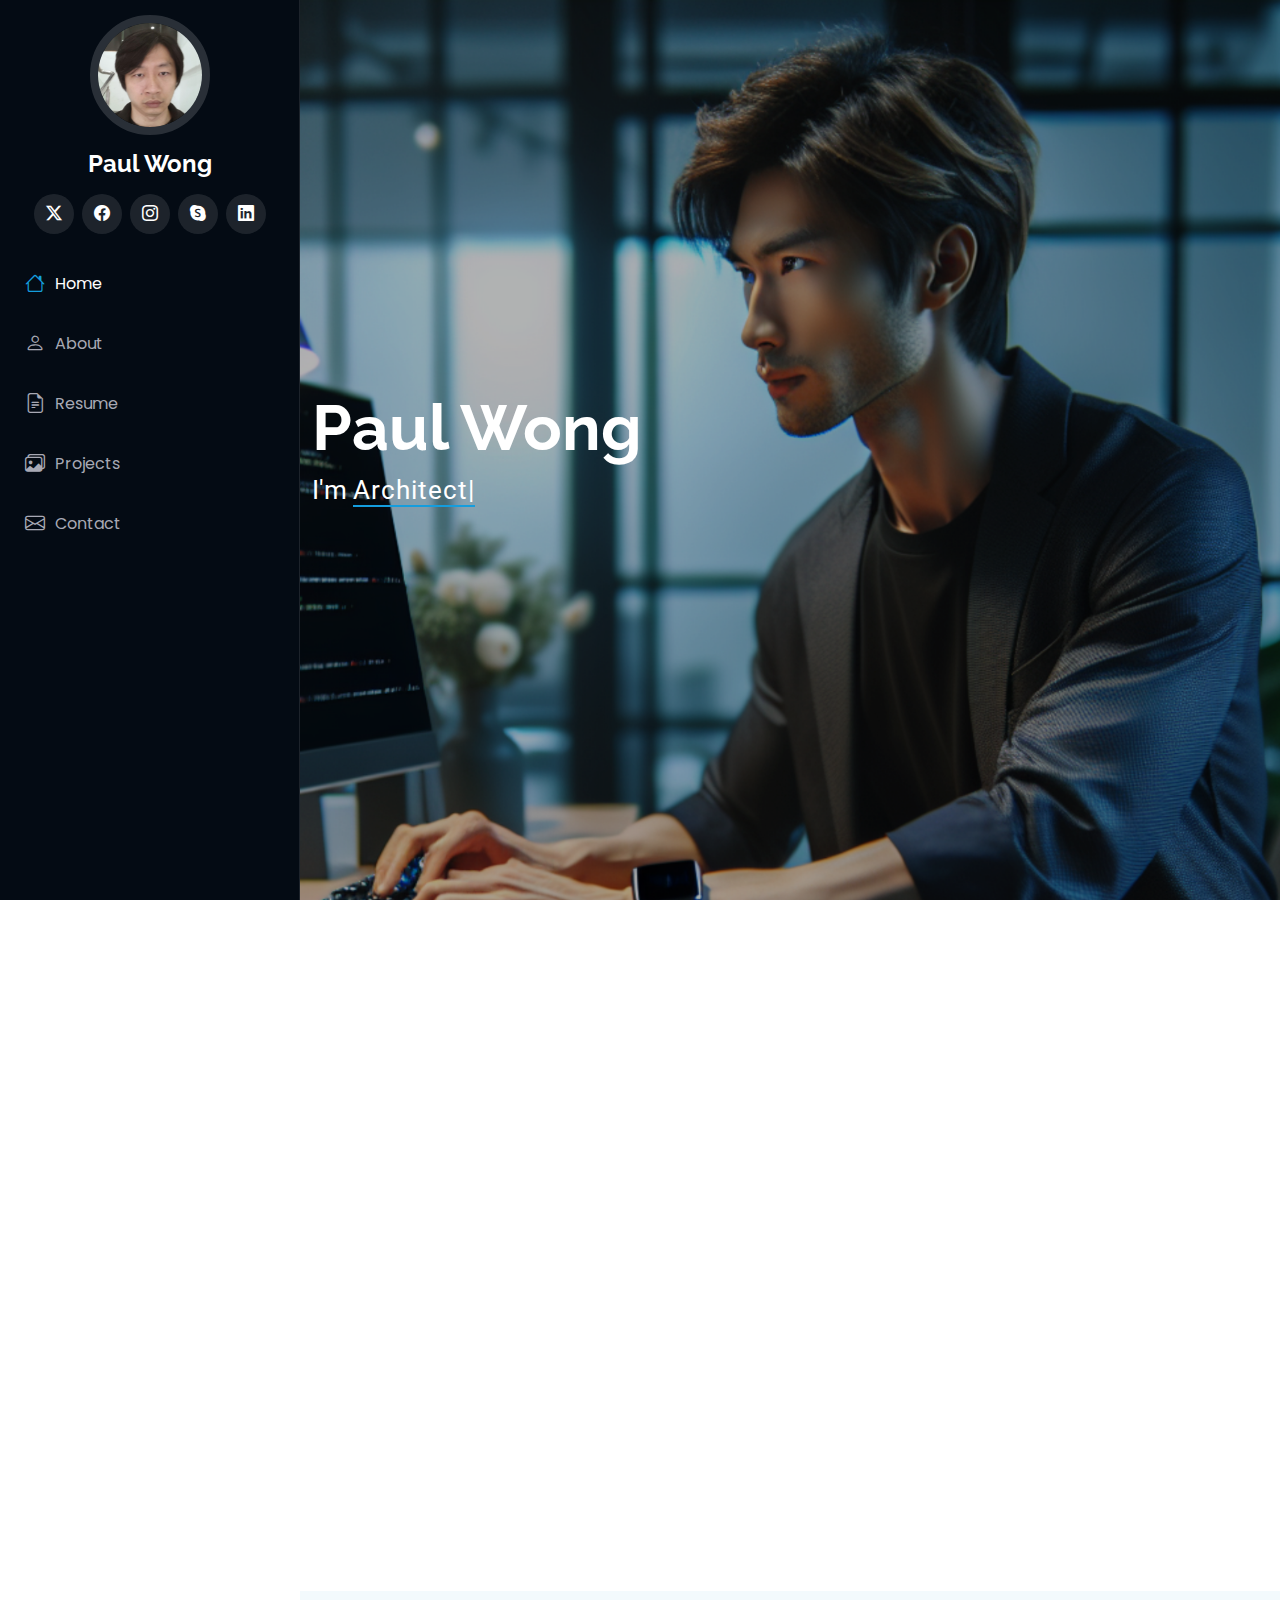
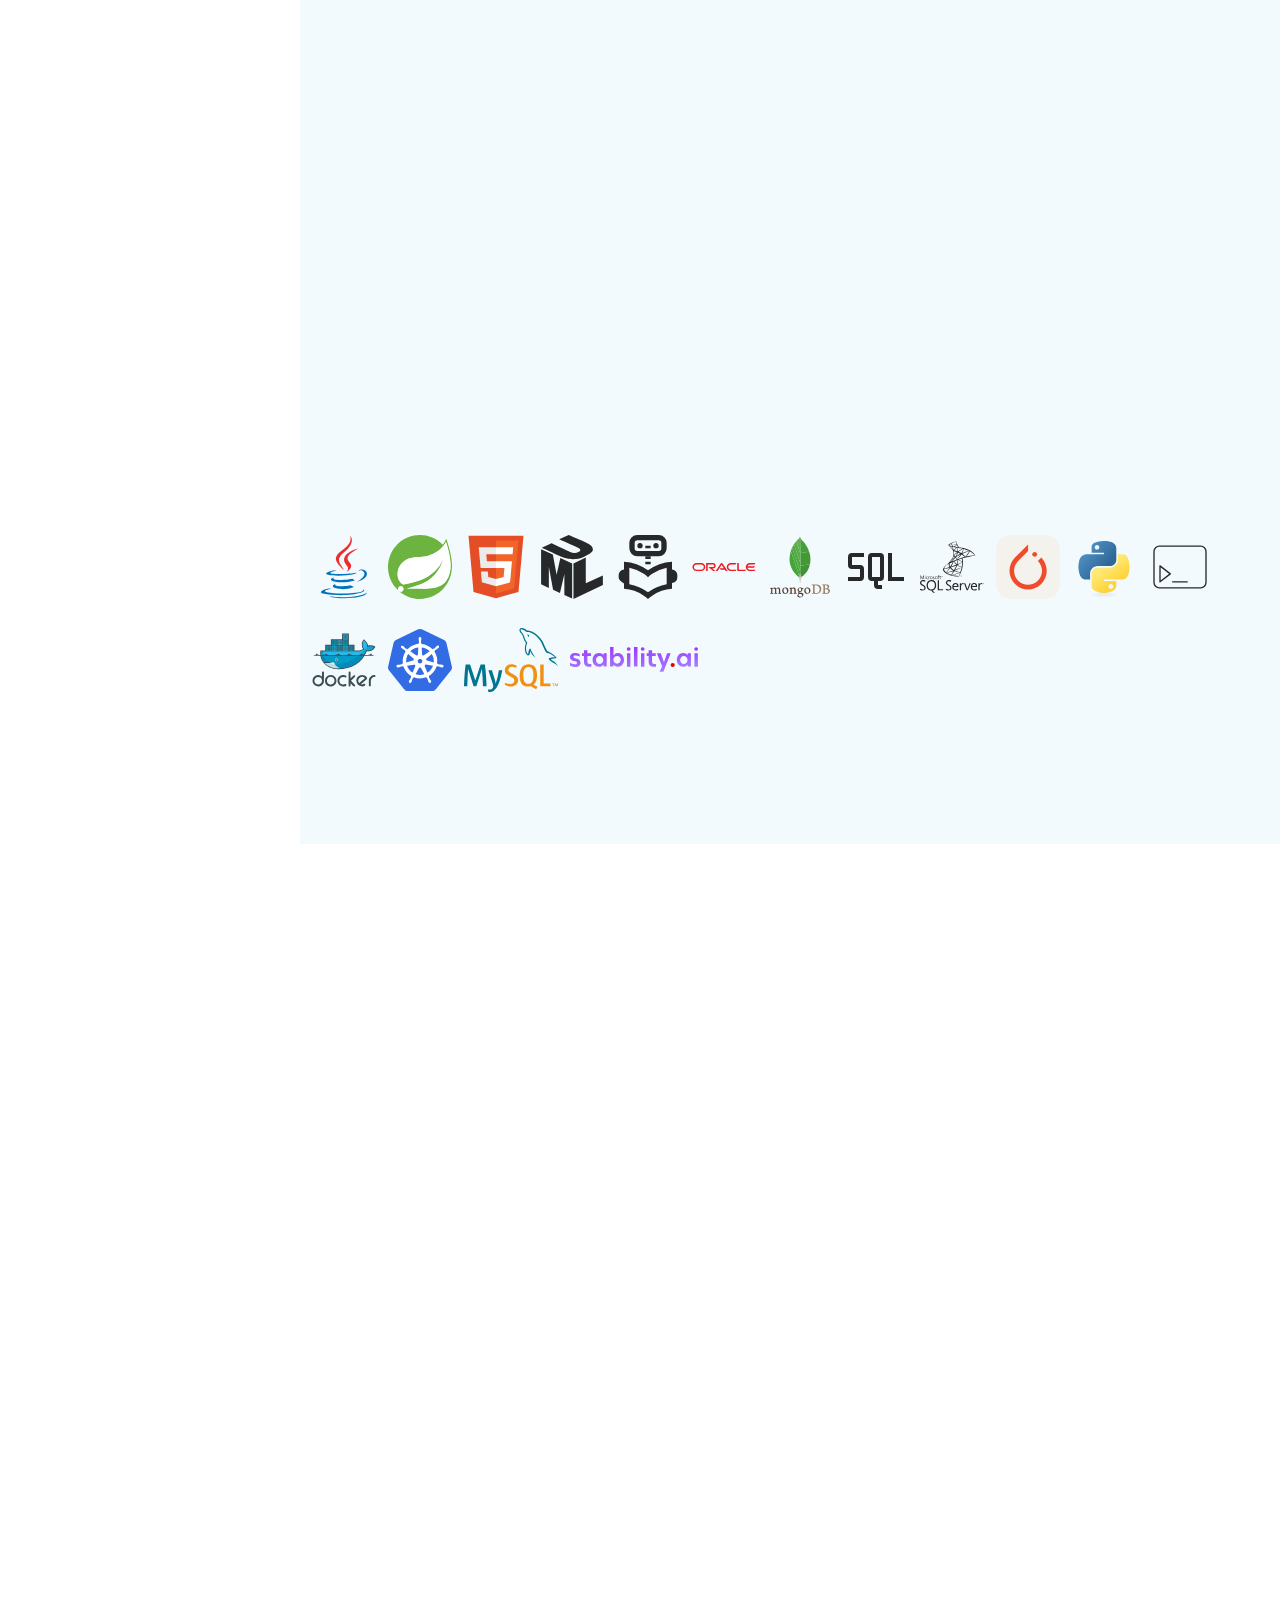
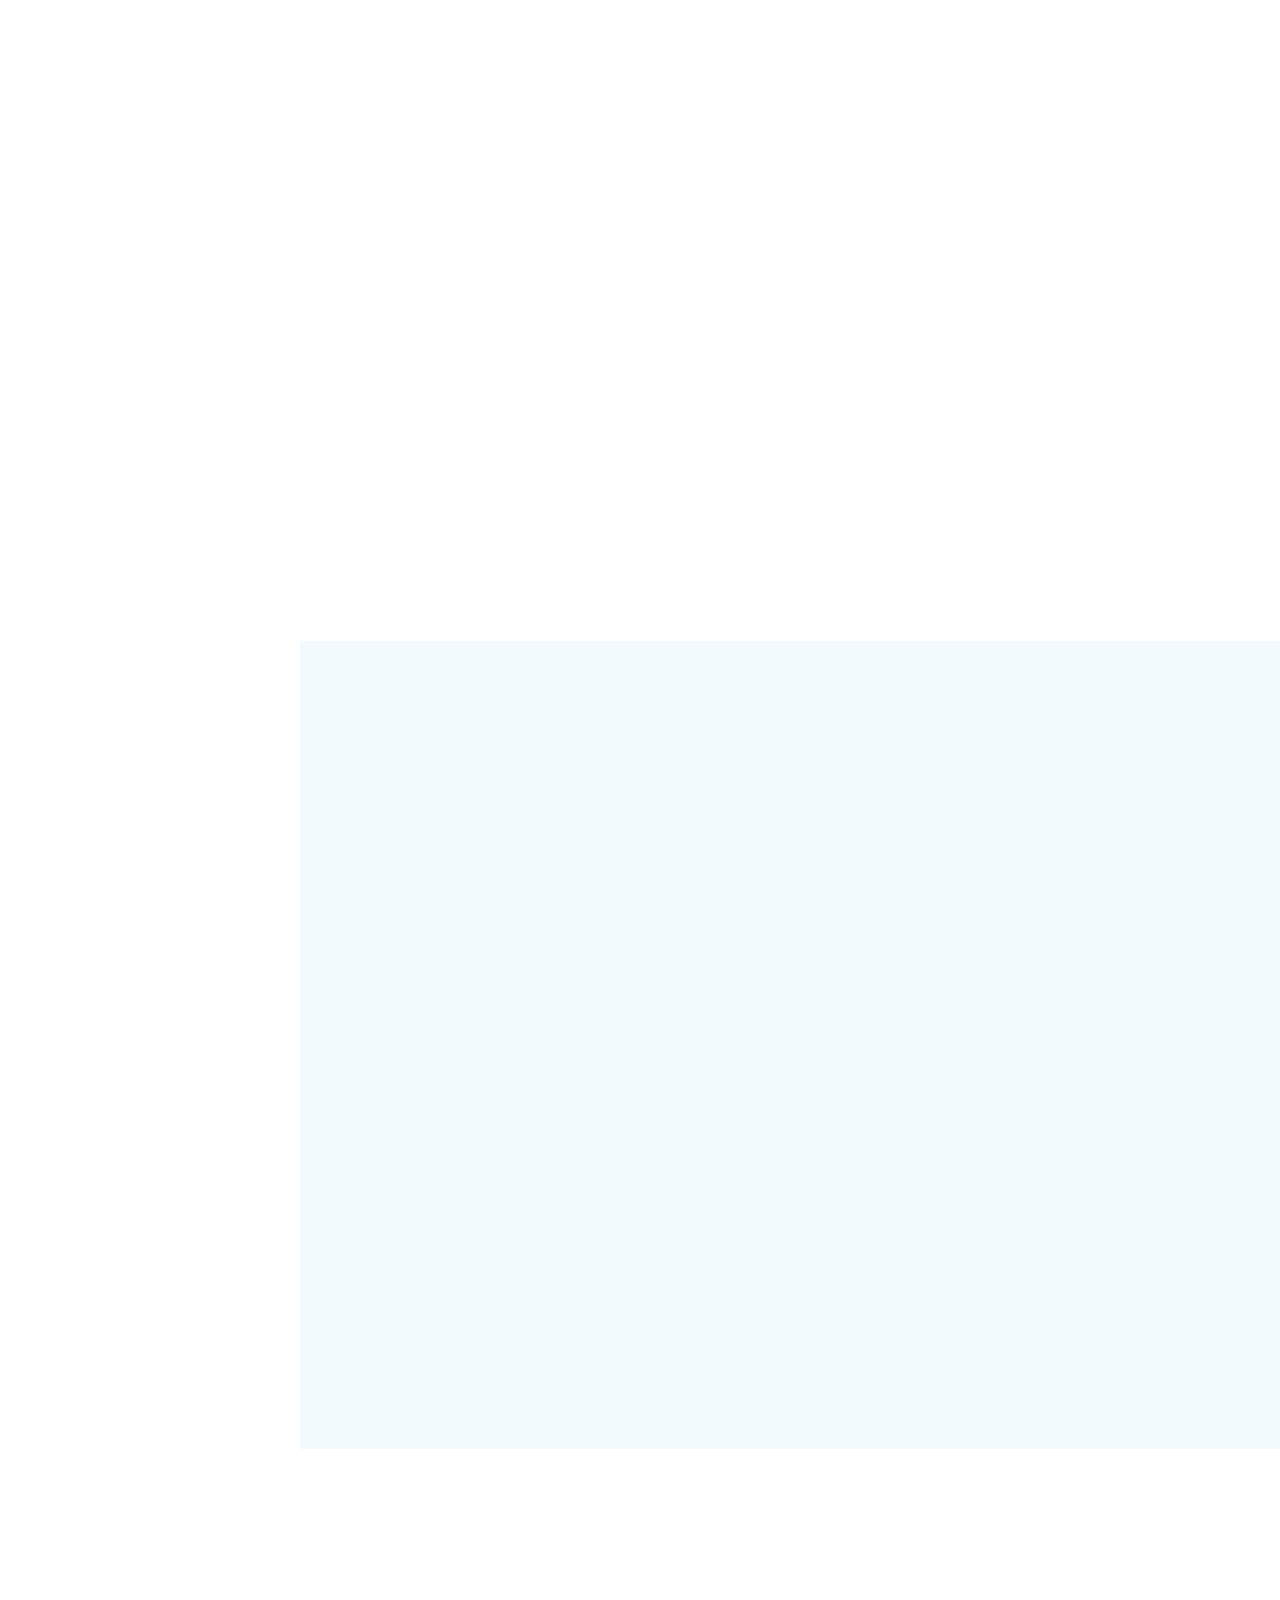
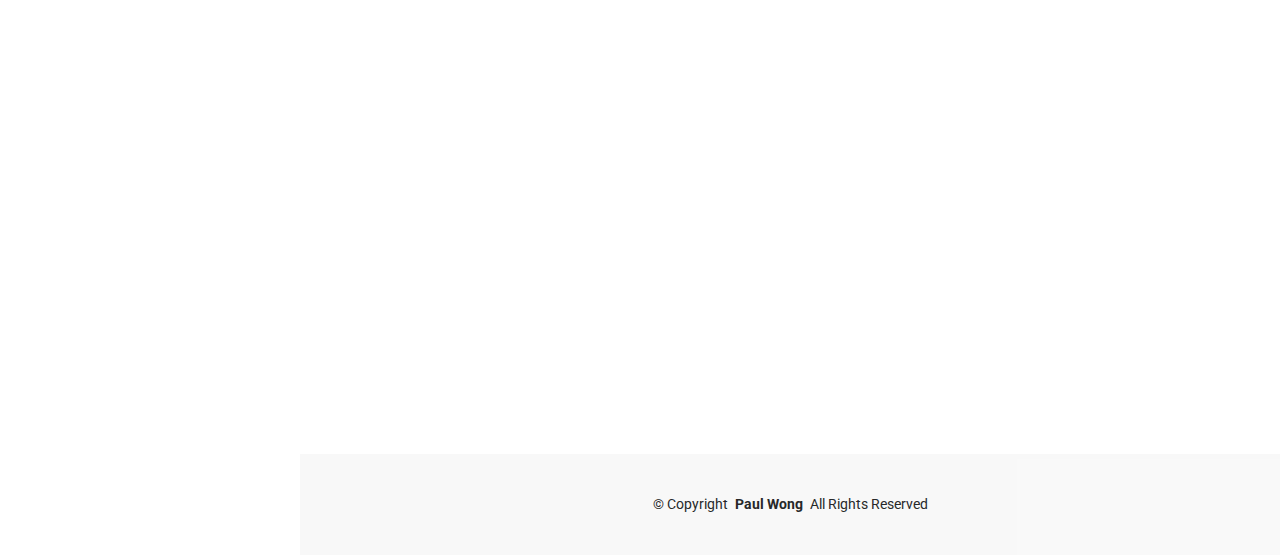
<file: index.html>
<!DOCTYPE html>
<html lang="en">

<head>
  <meta charset="utf-8">
  <meta content="width=device-width, initial-scale=1.0" name="viewport">
  <title>Index</title>
  <meta content="" name="description">
  <meta content="" name="keywords">

  <!-- Favicons -->
  <link href="assets/img/favicon.png" rel="icon">
  <link href="assets/img/apple-touch-icon.png" rel="apple-touch-icon">

  <!-- Fonts -->
  <link href="https://fonts.googleapis.com" rel="preconnect">
  <link href="https://fonts.gstatic.com" rel="preconnect" crossorigin>
  <link href="https://fonts.googleapis.com/css2?family=Roboto:ital,wght@0,100;0,300;0,400;0,500;0,700;0,900;1,100;1,300;1,400;1,500;1,700;1,900&family=Poppins:ital,wght@0,100;0,200;0,300;0,400;0,500;0,600;0,700;0,800;0,900;1,100;1,200;1,300;1,400;1,500;1,600;1,700;1,800;1,900&family=Raleway:ital,wght@0,100;0,200;0,300;0,400;0,500;0,600;0,700;0,800;0,900;1,100;1,200;1,300;1,400;1,500;1,600;1,700;1,800;1,900&display=swap" rel="stylesheet">

  <!-- Vendor CSS Files -->
  <link href="assets/vendor/bootstrap/css/bootstrap.min.css" rel="stylesheet" type="text/css">
  <link href="assets/vendor/bootstrap-icons/bootstrap-icons.css" rel="stylesheet" type="text/css">
  <link href="assets/vendor/aos/aos.css" rel="stylesheet" type="text/css">
  <link href="assets/vendor/glightbox/css/glightbox.min.css" rel="stylesheet" type="text/css">
  <link href="assets/vendor/swiper/swiper-bundle.min.css" rel="stylesheet" type="text/css">

  <!-- Main CSS File -->
  <link href="assets/css/main.css" rel="stylesheet">

  <!-- =======================================================
  * Template Name: iPortfolio
  * Template URL: https://bootstrapmade.com/iportfolio-bootstrap-portfolio-websites-template/
  * Updated: Jun 12 2024 with Bootstrap v5.3.3
  * Author: BootstrapMade.com
  * License: https://bootstrapmade.com/license/
  ======================================================== -->
</head>

<body class="index-page">

  <header id="header" class="header d-flex flex-column">
    <i class="header-toggle d-xl-none bi bi-list"></i>

    <div class="profile-img">
      <img src="assets/img/my-profile-img-2.png" alt="" class="img-fluid rounded-circle">
    </div>

    <a href="index.html" class="logo d-flex align-items-center justify-content-center">
      <!-- Uncomment the line below if you also wish to use an image logo -->
      <!-- <img src="assets/img/logo.png" alt=""> -->
      <h1 class="sitename">Paul Wong</h1>
    </a>

    <div class="social-links text-center">
      <a href="#" class="twitter"><i class="bi bi-twitter-x"></i></a>
      <a href="#" class="facebook"><i class="bi bi-facebook"></i></a>
      <a href="#" class="instagram"><i class="bi bi-instagram"></i></a>
      <a href="#" class="google-plus"><i class="bi bi-skype"></i></a>
      <a href="#" class="linkedin"><i class="bi bi-linkedin"></i></a>
    </div>

    <nav id="navmenu" class="navmenu">
      <ul>
        <li><a href="#hero" class="active"><i class="bi bi-house navicon"></i>Home</a></li>
        <li><a href="#about" onclick="window.location.href='index.html#about'"><i class="bi bi-person navicon"></i> About</a></li>
        <li><a href="#resume" onclick="window.location.href='index.html#resume'"><i class="bi bi-file-earmark-text navicon"></i> Resume</a></li>
        <li><a href="#projects" onclick="window.location.href='index.html#projects'"><i class="bi bi-images navicon"></i> Projects</a></li>
        <!-- <li><a href="#services"><i class="bi bi-hdd-stack navicon"></i> Services</a></li> -->
        <li><a href="#contact" onclick="window.location.href='index.html#contact'"><i class="bi bi-envelope navicon"></i> Contact</a></li>
      </ul>
    </nav>

  </header>

  <main class="main" id="main">

    <!-- Hero Section -->
    <section id="hero" class="hero section">

      <img src="assets/img/bg-hero/hero-bg-133.png" alt="" data-aos="fade-in" class="">

      <div class="container" data-aos="fade-up" data-aos-delay="100">
        <h2>Paul Wong</h2>
        <p>I'm <span class="typed" data-typed-items="Architect, System Analyst, Developer, Freelancer">Architect</span><span class="typed-cursor typed-cursor--blink" aria-hidden="true"></span><span class="typed-cursor typed-cursor--blink" aria-hidden="true"></span></p>
      </div>

    </section><!-- /Hero Section -->

    <!-- About Section -->
    <section id="about" class="about section">

      <!-- Section Title -->
      <div class="container section-title" data-aos="fade-up">
        <h2>About</h2>
        <p>A passionate individual who always thrives to work on end to end products which develop sustainable and scalable social and technical systems to create impact.</p>
      </div><!-- End Section Title -->

      <div class="container" data-aos="fade-up" data-aos-delay="100">

        <div class="row gy-4 justify-content-center">
          <div class="col-lg-4">
            <img src="assets/img/bg-hero/hero-bg-134.png" class="img-fluid" alt="">
          </div>
          <div class="col-lg-8 content">
            <h2>Software Architect &amp; Web Developer.</h2>
            <p class="fst-italic py-3">
              I have experience in building scalable, secure and reliable web applications using various frameworks and technologies. I enjoy solving complex problems and learning new skills. 
            </p>
            <div class="row">
              <div class="col-lg-6">
                <ul>
                  <li><i class="bi bi-chevron-right"></i> <strong>Website:</strong> <span>paulwong88.tpddns.cn</span></li>
                  <li><i class="bi bi-chevron-right"></i> <strong>Phone:</strong> <span>+852 6230 4545</span></li>
                  <li><i class="bi bi-chevron-right"></i> <strong>City:</strong> <span>Hong Kong</span></li>
                </ul>
              </div>
              <div class="col-lg-6">
                <ul>
                  <li><i class="bi bi-chevron-right"></i> <strong>Degree:</strong> <span>Master</span></li>
                  <li><i class="bi bi-chevron-right"></i> <strong>Email:</strong> <span>paulwong888@163.com</span></li>
                  <li><i class="bi bi-chevron-right"></i> <strong>Freelance:</strong> <span>Available</span></li>
                </ul>
              </div>
            </div>
            <p class="py-3">
              I am passionate about creating high-quality code that follows best practices and industry standards. I am always looking for new challenges and opportunities to grow as a developer.
            </p>
          </div>
        </div>

      </div>

    </section><!-- /About Section -->

    

    <!-- Skills Section -->
    <section id="skills" class="skills section">

      <!-- Section Title -->
      <div class="container section-title" data-aos="fade-up">
        <h2>Skills</h2>
        <p>Engineering Skill</p>
      </div><!-- End Section Title -->

      <div class="container" data-aos="fade-up" data-aos-delay="100">

        <div class="row skills-content skills-animation">

          <div class="col-lg-6">

            <div class="progress">
              <span class="skill"><span>System Architecture & Engineering</span> <i class="val">90%</i></span>
              <div class="progress-bar-wrap">
                <div class="progress-bar" role="progressbar" aria-valuenow="100" aria-valuemin="0" aria-valuemax="100"></div>
              </div>
            </div><!-- End Skills Item -->

            <div class="progress">
              <span class="skill"><span>Scrum & Agile Methodologies</span> <i class="val">90%</i></span>
              <div class="progress-bar-wrap">
                <div class="progress-bar" role="progressbar" aria-valuenow="90" aria-valuemin="0" aria-valuemax="100"></div>
              </div>
            </div><!-- End Skills Item -->

            <div class="progress">
              <span class="skill"><span>Strategic Planning & Execution</span> <i class="val">75%</i></span>
              <div class="progress-bar-wrap">
                <div class="progress-bar" role="progressbar" aria-valuenow="75" aria-valuemin="0" aria-valuemax="100"></div>
              </div>
            </div><!-- End Skills Item -->

          </div>

          <div class="col-lg-6">

            <div class="progress">
              <span class="skill"><span>Project Management</span> <i class="val">80%</i></span>
              <div class="progress-bar-wrap">
                <div class="progress-bar" role="progressbar" aria-valuenow="80" aria-valuemin="0" aria-valuemax="100"></div>
              </div>
            </div><!-- End Skills Item -->

            <div class="progress">
              <span class="skill"><span>Team Leadership & Development</span> <i class="val">90%</i></span>
              <div class="progress-bar-wrap">
                <div class="progress-bar" role="progressbar" aria-valuenow="90" aria-valuemin="0" aria-valuemax="100"></div>
              </div>
            </div><!-- End Skills Item -->

            <div class="progress">
              <span class="skill"><span>AI engineer</span> <i class="val">55%</i></span>
              <div class="progress-bar-wrap">
                <div class="progress-bar" role="progressbar" aria-valuenow="55" aria-valuemin="0" aria-valuemax="100"></div>
              </div>
            </div><!-- End Skills Item -->

          </div>

        </div>

      </div>


      <div class="container section-title" data-aos="fade-up">
        <br><br>
        <span>Technical Skill</span>
      </div><!-- End Section Title -->

      <div class="container">
        <!-- 第一行 -->
        <div class="row">
          <div class="col-lg-12 mx-auto">
            <!-- 第一行的10列内容 -->
            <ul class="dev-icons">
              <li class="software-skill-inline" name="java">
                <svg xmlns="http://www.w3.org/2000/svg" width="64" height="64" viewBox="0 0 128 128"><path fill="#0074bd" d="M47.617 98.12s-4.767 2.774 3.397 3.71c9.892 1.13 14.947.968 25.845-1.092c0 0 2.871 1.795 6.873 3.351c-24.439 10.47-55.308-.607-36.115-5.969m-2.988-13.665s-5.348 3.959 2.823 4.805c10.567 1.091 18.91 1.18 33.354-1.6c0 0 1.993 2.025 5.132 3.131c-29.542 8.64-62.446.68-41.309-6.336"/><path fill="#ea2d2e" d="M69.802 61.271c6.025 6.935-1.58 13.17-1.58 13.17s15.289-7.891 8.269-17.777c-6.559-9.215-11.587-13.792 15.635-29.58c0 .001-42.731 10.67-22.324 34.187"/><path fill="#0074bd" d="M102.123 108.229s3.529 2.91-3.888 5.159c-14.102 4.272-58.706 5.56-71.094.171c-4.451-1.938 3.899-4.625 6.526-5.192c2.739-.593 4.303-.485 4.303-.485c-4.953-3.487-32.013 6.85-13.743 9.815c49.821 8.076 90.817-3.637 77.896-9.468M49.912 70.294s-22.686 5.389-8.033 7.348c6.188.828 18.518.638 30.011-.326c9.39-.789 18.813-2.474 18.813-2.474s-3.308 1.419-5.704 3.053c-23.042 6.061-67.544 3.238-54.731-2.958c10.832-5.239 19.644-4.643 19.644-4.643m40.697 22.747c23.421-12.167 12.591-23.86 5.032-22.285c-1.848.385-2.677.72-2.677.72s.688-1.079 2-1.543c14.953-5.255 26.451 15.503-4.823 23.725c0-.002.359-.327.468-.617"/><path fill="#ea2d2e" d="M76.491 1.587S89.459 14.563 64.188 34.51c-20.266 16.006-4.621 25.13-.007 35.559c-11.831-10.673-20.509-20.07-14.688-28.815C58.041 28.42 81.722 22.195 76.491 1.587"/><path fill="#0074bd" d="M52.214 126.021c22.476 1.437 57-.8 57.817-11.436c0 0-1.571 4.032-18.577 7.231c-19.186 3.612-42.854 3.191-56.887.874c0 .001 2.875 2.381 17.647 3.331"/></svg>
              </li>
              <li class="software-skill-inline" name="">
                <svg xmlns="http://www.w3.org/2000/svg" width="64" height="64" viewBox="0 0 256 256"><path fill="#6db33f" d="M38.944 35.879c50.58-48.999 131.454-47.682 180.453 3.161c5.532-7.376 10.274-15.542 13.699-23.972c16.07 48.999 25.817 90.095 22.128 121.97c-1.844 26.87-12.381 52.687-29.768 73.235c-45.31 53.741-125.922 60.59-179.663 15.28l-1.028-.915l-.055-.036q-.252-.176-.498-.367q-.735-.573-1.336-1.24l-.144-.164l-1.68-1.493c-1.64-1.405-3.279-2.81-4.733-4.4l-.536-.606c-49-50.58-47.419-131.454 3.16-180.453M57.91 207.376c-4.742-3.688-11.591-3.162-15.28 1.58c-3.242 4.17-3.226 9.969.049 13.815l.052.06l2.033 1.807l.2.136c4.604 3.028 10.8 2.402 14.333-1.878l.194-.241c3.688-4.742 2.898-11.591-1.58-15.28M231.78 28.239c-13.173 27.661-45.84 48.736-74.027 55.322c-26.607 6.322-49.79 1.054-74.289 10.537c-55.848 21.339-54.794 87.724-24.236 102.74l1.844 1.054s22.074-4.389 43.902-10.185l1.87-.5c8.718-2.35 17.295-4.91 24.302-7.492c36.354-13.435 76.397-46.628 89.568-85.09c-6.849 40.042-41.359 78.767-75.87 96.418c-18.44 9.483-32.665 11.59-62.96 22.128c-3.688 1.317-6.586 2.635-6.586 2.635l1.108-.15l.736-.095l.733-.092c6.69-.83 12.702-1.244 12.702-1.244c42.94-2.108 110.38 12.118 141.729-29.768c32.139-42.677 14.225-111.697-.527-156.218"/><path fill="#fff" d="M57.911 207.376c4.479 3.688 5.269 10.537 1.58 15.279c-3.687 4.742-10.537 5.269-15.279 1.58s-5.268-10.537-1.58-15.279s10.537-5.268 15.28-1.58M231.78 28.239c14.752 44.521 32.666 113.541.527 156.218c-31.35 41.886-98.789 27.66-141.729 29.768c0 0-6.012.415-12.702 1.244l-.733.092q-.919.117-1.844.245s2.898-1.318 6.586-2.635c30.295-10.537 44.52-12.645 62.96-22.128c34.511-17.65 69.021-56.376 75.87-96.418c-13.171 38.462-53.214 71.655-89.568 85.09c-25.026 9.22-70.074 18.177-70.074 18.177l-1.844-1.054c-30.558-15.016-31.612-81.401 24.236-102.74c24.5-9.483 47.682-4.215 74.29-10.537c28.187-6.586 60.853-27.66 74.025-55.322"/></svg>
              </li>
              <li class="software-skill-inline" name="">
                <svg xmlns="http://www.w3.org/2000/svg" width="64" height="64" viewBox="0 0 128 128"><path fill="#e44d26" d="M19.037 113.876L9.032 1.661h109.936l-10.016 112.198l-45.019 12.48z"/><path fill="#f16529" d="m64 116.8l36.378-10.086l8.559-95.878H64z"/><path fill="#ebebeb" d="M64 52.455H45.788L44.53 38.361H64V24.599H29.489l.33 3.692l3.382 37.927H64zm0 35.743l-.061.017l-15.327-4.14l-.979-10.975H33.816l1.928 21.609l28.193 7.826l.063-.017z"/><path fill="#fff" d="M63.952 52.455v13.763h16.947l-1.597 17.849l-15.35 4.143v14.319l28.215-7.82l.207-2.325l3.234-36.233l.335-3.696h-3.708zm0-27.856v13.762h33.244l.276-3.092l.628-6.978l.329-3.692z"/></svg>    
              </li>
              <li class="software-skill-inline" name="">
                <svg xmlns="http://www.w3.org/2000/svg" width="64" height="64" viewBox="0 0 24 24"><path fill="currentColor" d="M10.768 0L7.182 1.604s6.126 2.72 6.852 3.055c.72.335 1.744.947.565 1.629s-2.423.477-3.259.09c-.835-.384-7.012-3.257-7.012-3.257L.666 4.777s6.4 2.935 7.4 3.417c1.003.482 4.753 1.784 8.48.002c3.727-1.781 3.261-2.577 3.268-2.724s-.036-.933-.632-1.467c-.599-.534-2.378-1.375-3.127-1.73C15.305 1.916 10.77 0 10.77 0ZM.411 5.299v13.215l2.904 1.402v-7.963l1.585 8.6l2.58 1.243l1.66-7.154v7.826l2.916 1.38V10.643L7.629 8.628l-1.403 6.296l-1.412-7.598Zm16.76 3.115l-4.624 2.315L12.559 24l11.03-5.225l-.025-3.613l-6.393 2.92Z"/></svg>
                <!-- <svg xmlns="http://www.w3.org/2000/svg" width="64" height="64" viewBox="0 0 24 24"><g fill="none"><g fill="currentColor" clip-path="url(#akarIconsHtmlFill0)"><path d="M5.08 0h1.082v1.069h.99V0h1.082v3.236H7.152V2.153h-.99v1.083H5.081zm4.576 1.073h-.952V0h2.987v1.073h-.953v2.163H9.656zM12.165 0h1.128l.694 1.137L14.68 0h1.128v3.236h-1.077V1.632l-.744 1.151h-.019l-.745-1.15v1.603h-1.058zm4.181 0h1.083v2.167h1.52v1.07h-2.603z"/><path fill-rule="evenodd" d="M5.046 22.072L3 4.717h18L18.953 22.07L11.99 24zm4.137-9.5l-.194-2.18h8.145l.19-2.128H6.664l.574 6.437h7.377l-.247 2.76l-2.374.642h-.002l-2.37-.64l-.152-1.697H7.332l.298 3.342l4.36 1.21l4.367-1.21l.532-5.964l.052-.571z" clip-rule="evenodd"/></g><defs><clipPath id="akarIconsHtmlFill0"><path fill="#fff" d="M0 0h24v24H0z"/></clipPath></defs></g></svg> -->
              </li>
              <li class="software-skill-inline" name="">
                <svg xmlns="http://www.w3.org/2000/svg" width="64" height="64" viewBox="0 0 24 24"><path fill="currentColor" d="M21 10a16.84 16.84 0 0 0-9 3.244A16.84 16.84 0 0 0 3 10v2.96a2.004 2.004 0 0 0-2 2.007v1.004c0 1.109 2 2.208 2 2.208v2.007a14.87 14.87 0 0 1 7.417 2.55A15 15 0 0 1 12 24a15 15 0 0 1 1.583-1.264A14.87 14.87 0 0 1 21 20.186v-2.208a2.004 2.004 0 0 0 2-2.007v-1.004a2.004 2.004 0 0 0-2-2.007Zm-9 11.422a16.84 16.84 0 0 0-7-2.996v-6.15a14.8 14.8 0 0 1 5.417 2.282A15 15 0 0 1 12 15.822a15 15 0 0 1 1.583-1.264A14.8 14.8 0 0 1 19 12.275v6.151a16.84 16.84 0 0 0-7 2.996M11 8h2v1h-2zm0-4h2v1h-2z"/><path fill="currentColor" d="M11 10h2v1h-2zM9 5a1 1 0 0 0 1-1a.983.983 0 0 0-.99-.99A.995.995 0 1 0 9 5"/><circle cx="15" cy="4" r="1" fill="currentColor"/><path fill="currentColor" d="M16 8H8a3.003 3.003 0 0 1-3-3V3a3.003 3.003 0 0 1 3-3h8a3.003 3.003 0 0 1 3 3v2a3.003 3.003 0 0 1-3 3M8 2a1 1 0 0 0-1 1v2a1 1 0 0 0 1 1h8a1 1 0 0 0 1-1V3a1 1 0 0 0-1-1Z"/></svg>
              </li>
              <li class="software-skill-inline" name="">
                <svg xmlns="http://www.w3.org/2000/svg" width="64" height="64" viewBox="0 0 128 128"><path fill="#ea1b22" d="M55.387 66.469h8.333l-4.407-7.09l-8.088 12.819h-3.681L57.382 56.8a2.32 2.32 0 0 1 1.931-.998c.765 0 1.478.363 1.892.972l9.876 15.424H67.4l-1.736-2.865h-8.438zm38.235 2.864V55.958h-3.123v14.685c0 .402.156.791.454 1.089s.7.466 1.141.466h14.244l1.841-2.865zm-51.677-2.397c3.033 0 5.496-2.449 5.496-5.482s-2.462-5.496-5.496-5.496H28.28v16.241h3.123V58.822h10.335c1.452 0 2.618 1.18 2.618 2.631s-1.167 2.631-2.618 2.631l-8.806-.013l9.324 8.127h4.538l-6.274-5.263h1.425zM9.059 72.198c-4.483 0-8.122-3.629-8.122-8.114s3.638-8.127 8.122-8.127h9.439c4.485 0 8.121 3.643 8.121 8.127s-3.636 8.114-8.121 8.114zm9.229-2.865a5.25 5.25 0 0 0 5.258-5.249a5.26 5.26 0 0 0-5.258-5.263H9.267a5.26 5.26 0 0 0-5.256 5.263a5.25 5.25 0 0 0 5.256 5.249zm59.314 2.865c-4.484 0-8.126-3.629-8.126-8.114s3.642-8.127 8.126-8.127h11.212l-1.829 2.864H77.81a5.267 5.267 0 0 0-5.264 5.263c0 2.903 2.36 5.249 5.264 5.249h11.263l-1.84 2.865zm38.197-2.865a5.25 5.25 0 0 1-5.055-3.824h13.35l1.84-2.864h-15.19a5.266 5.266 0 0 1 5.055-3.824h9.163l1.854-2.864h-11.225c-4.484 0-8.126 3.643-8.126 8.127s3.642 8.114 8.126 8.114h9.631l1.841-2.865z"/></svg>
              </li>
              <li class="software-skill-inline" name="">
                <svg xmlns="http://www.w3.org/2000/svg" width="64" height="64" viewBox="0 0 128 128"><path fill="#94795d" fill-rule="evenodd" d="M87.259 100.139c.169-.325.331-.612.469-.909c.087-.19.221-.228.41-.223c1.133.032 2.266.067 3.4.078c.963.01 1.928-.008 2.892-.019c1.086-.013 2.172-.07 3.257-.039c1.445.042 2.853.325 4.16.968c1.561.769 2.742 1.94 3.547 3.483a8.7 8.7 0 0 1 .931 3.14c.172 1.608.059 3.179-.451 4.717c-.632 1.906-1.832 3.365-3.499 4.458c-1.283.841-2.69 1.338-4.198 1.622c-1.596.301-3.197.204-4.798.209c-1.756.007-3.511-.031-5.267-.051c-.307-.003-.351-.061-.27-.354l.075-.27c.171-.538.263-.562.809-.652a2.8 2.8 0 0 0 1.087-.413c.184-.122.26-.44.332-.685c.062-.214.065-.449.067-.675c.025-3.425.051-6.849.065-10.272a44 44 0 0 0-.065-2.596c-.034-.605-.357-1.019-1.077-1.162c-.56-.111-1.124-.197-1.687-.296zm16.076 8.293c-.076-.682-.113-1.37-.235-2.042c-.292-1.613-.998-3.018-2.238-4.119c-2.005-1.779-4.419-2.053-6.949-1.841c-.576.048-.7.245-.709.837c-.014.84-.028 1.68-.029 2.52q-.006 3.996 0 7.992q0 1.138.031 2.272c.024.774.305 1.429 1.063 1.729c1.195.473 2.452.529 3.706.336c2.003-.307 3.404-1.474 4.344-3.223c.744-1.388.954-2.903 1.016-4.461m4.869 9.071c-.024-.415.146-.758.356-1.073c.057-.085.253-.081.388-.108l1.146-.227c.405-.086.618-.358.675-.755c.038-.262.074-.527.077-.792a880 880 0 0 0 .059-6.291c.01-2.1.002-4.2.002-6.3l-.009-.401c-.041-.675-.367-1.025-1.037-1.124l-1.453-.221c-.179-.024-.244-.11-.179-.269c.112-.271.219-.552.377-.796c.059-.09.258-.125.392-.122c.694.01 1.388.062 2.082.061l6.041-.036c1.164-.001 2.288.202 3.332.759c1.149.612 1.792 1.559 1.976 2.849c.192 1.355-.219 2.497-1.209 3.404c-.407.374-.934.618-1.406.922l-.154.096c.438.161.855.3 1.261.466c1.188.487 2.133 1.248 2.633 2.463c.395.959.395 1.959.161 2.953c-.364 1.556-1.389 2.591-2.722 3.374c-1.251.735-2.605 1.163-4.047 1.235c-1.33.067-2.666.042-3.999.057l-.772.004a996 996 0 0 1-3.854-.096zm5.537-6.089h.013c0 .658-.009 1.316.003 1.974c.008.426-.007.864.085 1.274c.138.613.418 1.166 1.106 1.342a6.7 6.7 0 0 0 2.818.124c1.177-.205 2.116-.795 2.631-1.916c.382-.833.439-1.716.308-2.618c-.174-1.188-.805-2.05-1.854-2.615c-.688-.371-1.422-.598-2.204-.628c-.876-.033-1.753-.035-2.629-.062c-.246-.007-.28.118-.279.32c.005.934.002 1.869.002 2.805m1.865-4.475c.479-.024 1.021-.031 1.56-.085c1.032-.103 1.759-.622 2.138-1.609c.193-.501.185-1.017.19-1.538c.015-1.357-.777-2.469-2.066-2.929c-.995-.355-2.021-.361-3.053-.333c-.418.011-.605.194-.611.615l-.062 5.489c-.003.218.091.312.303.319z" clip-rule="evenodd"/><path fill="#50382b" fill-rule="evenodd" d="m10.543 116.448l-.073.944c-.68 0-1.307-.005-1.934.002c-1.181.012-2.362.031-3.544.048l-.114.007c-.169-.02-.476-.02-.484-.07c-.05-.281-.034-.576-.021-.867c.001-.033.116-.075.183-.091l.919-.205c.573-.149.775-.396.802-.988c.031-.667.062-1.335.065-2.002c.009-1.642-.001-3.282.006-4.924c.001-.384-.132-.67-.49-.826a44 44 0 0 0-1.285-.546c-.204-.082-.469-.127-.445-.401c.024-.279.281-.352.523-.407c1.002-.229 2.005-.452 3.004-.696c.322-.079.63-.212 1.015-.346c.02.208.057.406.053.604l-.059.941c-.001.106.054.248.133.307c.048.037.209-.03.289-.092c.854-.65 1.758-1.211 2.789-1.538c1.597-.507 2.968-.037 3.928 1.34c.338.485.339.485.808.146c.805-.585 1.647-1.101 2.589-1.441c2.068-.747 4.055.201 4.774 2.284c.262.756.362 1.537.36 2.335l-.019 5.298c-.001.437.144.686.56.822c.467.153.951.258 1.477.396l-.122.911c-.598 0-1.148-.004-1.698.001c-1.344.012-2.688.019-4.031.05c-.234.006-.295-.052-.307-.271c-.039-.701-.045-.7.615-.858l.222-.057c.645-.176.86-.374.865-1.028c.015-1.878.054-3.761-.041-5.635c-.099-1.944-1.642-2.979-3.526-2.481a5.2 5.2 0 0 0-1.69.814c-.175.125-.208.269-.194.488q.081 1.242.093 2.486c.012 1.451-.006 2.902 0 4.354c.002.588.203.813.784.949l.863.199l.16.036c.012.276.023.552.01.828c-.008.173-.142.188-.292.185c-.839-.021-1.679-.049-2.518-.047c-1.021.002-2.041.031-3.061.049h-.24c0-.293-.014-.573.01-.852c.005-.067.123-.161.204-.182l1.006-.213c.427-.105.631-.324.655-.758c.114-2.01.196-4.021.007-6.03a3.7 3.7 0 0 0-.326-1.145c-.515-1.138-1.674-1.613-3.011-1.271c-.635.162-1.208.453-1.75.82a.8.8 0 0 0-.378.695q.002 3.008.013 6.014l.011.773c.012.539.241.823.776.939c.344.078.692.131 1.082.203" clip-rule="evenodd"/><path fill="#4f382b" fill-rule="evenodd" d="M71.001 105.285c.155.754.152 1.432-.402 1.946c-.55.511-1.246.339-1.925.225c.063.358.133.662.167.97c.247 2.289-.738 3.988-2.861 4.959c-.802.366-1.653.502-2.522.572c-.432.034-.81.364-.851.719c-.042.36.184.73.636.838c.533.127 1.089.163 1.636.226c1.174.134 2.361.195 3.521.405c1.754.316 2.733 1.847 2.424 3.609c-.275 1.568-1.183 2.709-2.449 3.584c-2.133 1.478-4.473 1.91-6.965 1.156c-1.425-.432-2.43-1.369-2.777-2.885c-.174-.759.011-1.446.582-1.961c.679-.61 1.418-1.154 2.129-1.73l.23-.231l-.264-.185c-.725-.344-1.305-.815-1.53-1.633c-.077-.277.003-.459.238-.601q.6-.361 1.193-.735c.186-.116.37-.236.543-.37c.236-.18.215-.314-.067-.418c-.656-.242-1.239-.593-1.691-1.133c-.755-.901-.969-1.974-.907-3.107c.097-1.77 1.058-2.936 2.62-3.686c1.857-.891 3.72-.947 5.613-.135c.7.3 1.438.364 2.189.312c.561-.04 1.051-.252 1.49-.711m-6.843 12.681c-1.394-.012-1.831.16-2.649.993c-.916.934-.911 2.229.003 3.167c.694.711 1.56 1.044 2.523 1.144c1.125.116 2.233.069 3.255-.494c1.09-.603 1.632-1.723 1.387-2.851c-.203-.931-.889-1.357-1.724-1.602c-.95-.278-1.932-.331-2.795-.357m-2.738-8.908c.051.387.072.779.158 1.158c.223.982.65 1.845 1.627 2.282c1.147.515 2.612.294 3.114-1.316a4.85 4.85 0 0 0-.113-3.274a2.5 2.5 0 0 0-.91-1.184c-.996-.695-2.793-.787-3.525.749c-.238.499-.331 1.03-.351 1.585" clip-rule="evenodd"/><path fill="#4f372b" fill-rule="evenodd" d="M47.35 105.038c.037.171.111.365.113.56c.003.371-.037.742-.058 1.113v.322l.314-.24c.86-.708 1.784-1.311 2.86-1.636c1.942-.585 3.882.478 4.515 2.456c.24.752.335 1.525.344 2.311c.02 1.746.032 3.492.05 5.238c.006.627.078.739.671.92a7.4 7.4 0 0 0 1.03.229c.191.03.273.105.263.292l.002.172c-.007.723-.057.756-.758.754c-1.678-.003-3.355.007-5.033.021c-.5.004-.501.019-.551-.475l-.01-.284c.031-.426.041-.422.46-.484c.282-.042.562-.107.837-.179c.283-.073.419-.282.457-.562c.019-.142.044-.284.043-.426c-.024-1.908.007-3.818-.097-5.723c-.084-1.541-1.26-2.459-2.807-2.354a4.05 4.05 0 0 0-2.071.743c-.413.289-.496.706-.494 1.155q.014 2.676.044 5.353c.004.391.015.782.052 1.17c.039.424.188.595.604.687c.398.088.804.139 1.229.21l.036.328c.014.765-.066.822-.809.819c-1.735-.007-3.47.004-5.204.023c-.273.004-.389-.082-.382-.348l-.004-.114c-.045-.689-.025-.715.627-.827l.308-.062c.706-.159.887-.347.897-1.064c.033-2.271.045-4.541.068-6.812c.003-.326-.12-.579-.424-.714a54 54 0 0 0-1.287-.544c-.238-.098-.51-.16-.519-.489c-.006-.232.242-.437.581-.506c.681-.138 1.368-.253 2.041-.422c.67-.167 1.328-.391 2.062-.611" clip-rule="evenodd"/><path fill="#4f382b" fill-rule="evenodd" d="M84.865 110.97c-.032 2.121-.583 3.836-2.083 5.123c-1.9 1.633-4.864 2.188-7.287.967c-1.034-.521-1.794-1.32-2.289-2.357c-.759-1.595-.949-3.272-.553-4.99c.392-1.699 1.421-2.93 2.961-3.727c1.584-.819 3.252-1.139 5.011-.709c2.225.543 3.824 2.357 4.142 4.667c.057.405.079.815.098 1.026m-2.577 1.149l-.086-.01c0-.2.011-.4-.002-.6c-.073-1.246-.353-2.433-1.075-3.476c-.685-.988-1.618-1.571-2.832-1.656c-1.359-.096-2.501.664-2.902 2.052c-.602 2.084-.398 4.115.66 6.024c.461.832 1.144 1.446 2.059 1.769c1.793.631 3.383-.186 3.85-2.022c.172-.678.222-1.387.328-2.081" clip-rule="evenodd"/><path fill="#4f372b" fill-rule="evenodd" d="M40.819 111.134c-.037 1.522-.396 2.929-1.336 4.152c-1.007 1.31-2.391 2.01-3.965 2.305c-1.861.348-3.609.032-5.104-1.217c-.71-.594-1.195-1.355-1.515-2.221c-.525-1.42-.656-2.875-.333-4.358c.345-1.587 1.241-2.8 2.63-3.614c1.606-.939 3.339-1.358 5.19-.936c2.38.544 3.754 2.095 4.262 4.443c.102.474.116.964.171 1.446m-2.606 1.004l-.069-.01v-.286c-.039-1.396-.312-2.726-1.145-3.886c-.617-.861-1.443-1.401-2.502-1.552c-1.726-.246-2.854.778-3.228 2.169c-.488 1.817-.335 3.612.42 5.335c.471 1.074 1.215 1.911 2.358 2.317c1.782.633 3.396-.205 3.847-2.034c.166-.669.216-1.367.319-2.053" clip-rule="evenodd"/><path fill="#439934" fill-rule="evenodd" d="M82.362 33.544c1.227 3.547 2.109 7.168 2.4 10.92c.36 4.656.196 9.28-.786 13.859l-.126.366c-.308.001-.622-.038-.923.009c-2.543.4-5.083.814-7.624 1.226c-2.627.426-5.256.835-7.878 1.289c-.929.16-2.079-.031-2.454 1.253l-.18.061l.127-7.678l-.129-18.526l1.224-.21c2.001-.327 4.002-.66 6.006-.979c2.39-.379 4.782-.749 7.174-1.119c1.056-.162 2.113-.313 3.169-.471" clip-rule="evenodd"/><path fill="#45a538" fill-rule="evenodd" d="M62.265 84.911c-1.291-1.11-2.627-2.171-3.864-3.339c-6.658-6.28-11.529-13.673-13.928-22.586c-.661-2.452-1.101-4.945-1.243-7.479c-.1-1.774-.243-3.563-.117-5.328c.333-4.693 1.012-9.341 2.388-13.862l.076-.105c.134.178.326.336.394.537q2.015 5.934 4.004 11.879c4.169 12.451 8.333 24.905 12.509 37.354c.082.243.293.442.445.661z" clip-rule="evenodd"/><path fill="#46a037" fill-rule="evenodd" d="M82.362 33.544c-1.057.157-2.114.309-3.169.471c-2.392.37-4.784.74-7.174 1.119c-2.003.318-4.004.651-6.006.979l-1.224.21l-.01-.798c-.041-.656-.109-1.312-.118-1.968l-.137-12.554c-.032-2.619-.08-5.238-.133-7.856a198 198 0 0 0-.141-4.88c-.04-.873-.181-1.742-.237-2.615c-.033-.502.011-1.008.022-1.512c.624 1.209 1.235 2.427 1.876 3.627c1.013 1.897 2.628 3.295 4.083 4.82c5.746 6.031 9.825 13.039 12.368 20.957" clip-rule="evenodd"/><path fill="#409433" fill-rule="evenodd" d="m64.792 62.527l.18-.061c.375-1.284 1.525-1.093 2.454-1.253c2.622-.454 5.251-.863 7.878-1.289c2.541-.411 5.081-.825 7.624-1.226c.301-.047.615-.008.923-.009c-.475 1.696-.849 3.429-1.452 5.078c-.685 1.87-1.513 3.696-2.392 5.486a37.6 37.6 0 0 1-4.853 7.458c-1.466 1.762-3.1 3.393-4.737 5.002c-.906.889-1.972 1.614-2.966 2.414l-.258-.176l-.927-.792l-.959-2.104a31.7 31.7 0 0 1-1.065-7.516l.018-.428l.131-1.854c.043-.633.101-1.265.128-1.898c.096-2.276.182-4.554.273-6.832" clip-rule="evenodd"/><path fill="#4faa41" fill-rule="evenodd" d="M64.792 62.527c-.09 2.278-.176 4.557-.273 6.835c-.027.634-.084 1.266-.128 1.898l-.584.221c-1.298-3.821-2.597-7.602-3.867-11.392c-2.101-6.271-4.176-12.551-6.274-18.824a3423 3423 0 0 0-5.118-15.176c-.081-.236-.311-.422-.471-.631l3.74-6.877c.129.223.298.432.379.672c1.73 5.12 3.457 10.241 5.169 15.367c2.228 6.67 4.441 13.343 6.667 20.014c.089.266.235.512.375.811l.512-.596z" clip-rule="evenodd"/><path fill="#4aa73c" fill-rule="evenodd" d="M48.076 25.458c.161.209.391.395.471.631a3380 3380 0 0 1 5.118 15.176c2.098 6.273 4.173 12.553 6.274 18.824c1.27 3.79 2.569 7.57 3.867 11.392l.584-.221l-.131 1.854l-.119.427c-.203 2.029-.374 4.062-.622 6.087c-.124 1.015-.389 2.011-.59 3.015c-.151-.219-.363-.418-.445-.661c-4.177-12.449-8.34-24.903-12.509-37.354a3011 3011 0 0 0-4.004-11.879c-.068-.201-.26-.359-.394-.537z" clip-rule="evenodd"/><path fill="#57ae47" fill-rule="evenodd" d="m64.918 54.849l-.512.596c-.14-.299-.286-.545-.375-.811c-2.226-6.671-4.439-13.344-6.667-20.014a4618 4618 0 0 0-5.169-15.367c-.081-.24-.25-.449-.379-.672l4.625-6.084c.146.194.354.367.429.586q1.925 5.64 3.822 11.289c1.182 3.518 2.346 7.04 3.542 10.552c.08.235.359.401.545.601l.01.798z" clip-rule="evenodd"/><path fill="#60b24f" fill-rule="evenodd" d="M64.779 35.525c-.187-.199-.465-.365-.545-.601c-1.195-3.512-2.36-7.034-3.542-10.552a2496 2496 0 0 0-3.822-11.289c-.075-.219-.283-.392-.429-.586c1.504-1.473 2.961-2.999 4.526-4.404c1.391-1.248 2.509-2.586 2.561-4.559l.11-.393l.396.998c-.01.504-.055 1.01-.022 1.512c.057.873.198 1.742.237 2.615c.073 1.625.108 3.253.141 4.88c.053 2.618.101 5.237.133 7.856l.137 12.554c.01.657.079 1.313.119 1.969" clip-rule="evenodd"/><path fill="#a9aa88" fill-rule="evenodd" d="M62.929 82.642c.201-1.004.466-2 .59-3.015c.248-2.024.419-4.058.622-6.087l.051-.008l.05.009a31.7 31.7 0 0 0 1.065 7.516c-.135.178-.324.335-.396.535c-.555 1.566-1.079 3.145-1.637 4.71c-.076.214-.29.381-.439.568l-.571-1.96z" clip-rule="evenodd"/><path fill="#b6b598" fill-rule="evenodd" d="M62.835 86.871c.149-.188.363-.354.439-.568c.558-1.565 1.082-3.144 1.637-4.71c.071-.2.261-.357.396-.535l.959 2.104c-.189.268-.451.511-.556.81l-1.836 5.392c-.076.217-.333.369-.507.552z" clip-rule="evenodd"/><path fill="#c2c1a7" fill-rule="evenodd" d="M63.367 89.915c.173-.183.431-.335.507-.552l1.836-5.392c.104-.299.367-.542.556-.81l.928.791c-.448.443-.697.955-.547 1.602l-.282.923c-.128.158-.314.296-.377.477c-.641 1.836-1.252 3.682-1.898 5.517c-.082.232-.309.415-.468.621z" clip-rule="evenodd"/><path fill="#cecdb7" fill-rule="evenodd" d="M63.621 93.091c.16-.206.387-.389.468-.621c.646-1.835 1.258-3.681 1.898-5.517c.063-.181.249-.318.377-.477l-.389 4.236c-.104.12-.254.225-.304.364l-1.294 3.708c-.091.253-.265.479-.401.716c-.121-.158-.337-.311-.347-.475c-.038-.642-.011-1.289-.008-1.934" clip-rule="evenodd"/><path fill="#dbdac7" fill-rule="evenodd" d="M63.977 95.501c.136-.237.31-.463.401-.716l1.294-3.708c.05-.14.201-.244.304-.364l.01 2.78l-.931 2.387z" clip-rule="evenodd"/><path fill="#ebe9dc" fill-rule="evenodd" d="m65.055 95.88l.931-2.387l.192 2.824z" clip-rule="evenodd"/><path fill="#cecdb7" fill-rule="evenodd" d="M66.646 85.554c-.149-.646.099-1.158.547-1.602l.258.176z" clip-rule="evenodd"/><path fill="#4faa41" fill-rule="evenodd" d="m64.242 73.542l-.05-.009l-.051.008l.119-.427z" clip-rule="evenodd"/></svg>
              </li>
              <li class="software-skill-inline" name="">
                <svg xmlns="http://www.w3.org/2000/svg" width="64" height="64" viewBox="0 0 32 32"><path fill="currentColor" d="M24 21V9h-2v14h8v-2zM18 9h-4a2 2 0 0 0-2 2v10a2 2 0 0 0 2 2h1v2a2 2 0 0 0 2 2h2v-2h-2v-2h1a2 2 0 0 0 2-2V11a2 2 0 0 0-2-2m-4 12V11h4v10zm-6 2H2v-2h6v-4H4a2 2 0 0 1-2-2v-4a2 2 0 0 1 2-2h6v2H4v4h4a2 2 0 0 1 2 2v4a2 2 0 0 1-2 2"/></svg>
              </li>
              <li class="software-skill-inline" name="">
                <svg xmlns="http://www.w3.org/2000/svg" width="64" height="64" viewBox="0 0 128 128"><path fill="currentColor" d="M72.207 12.256c-.235-.032-4.028 1.337-6.474 2.33c-3.302 1.347-5.866 2.63-7.448 3.74c-.524.372-1.144.983-1.359 1.319l-.01-.026s-.02.064-.03.082c-.01.02-.035.05-.042.067a1 1 0 0 0-.067.363l.036.033c.009.115.037.244.093.385c.14.342.545.758 1.004 1.186c0 0 4.755 4.636 5.332 5.298c2.628 3.035 3.773 6.026 3.88 10.15c.064 2.65-.439 4.981-1.688 7.684c-2.222 4.851-6.913 10.203-14.147 16.143l.104-.035c-.044.035-.116.099-.158.133c-.866.684-2.148 1.965-2.8 2.777c-.972 1.218-1.74 2.512-2.072 3.506c-.587 1.795-.3 3.61.833 5.287c1.453 2.137 4.35 4.318 7.726 5.803c1.72.758 4.615 1.73 6.795 2.275c3.622.92 10.632 1.913 14.488 2.063c.78.032 1.827.032 1.87 0c.085-.054.684-1.196 1.378-2.618c2.372-4.84 4.082-9.381 5.012-13.26c.555-2.35.993-5.481 1.281-9.189c.076-1.036.107-4.508.043-5.683c-.097-1.923-.268-3.484-.535-5.012c-.031-.164-.026-.244-.023-.318c8.587-2.551 18.06-4.862 24.353-5.825l.97-.15l-.148-.234c-.855-1.325-1.442-2.15-2.148-3.026c-2.051-2.543-4.541-4.605-7.586-6.314c-4.189-2.34-9.606-4.167-16.465-5.524c-1.292-.256-4.132-.747-6.44-1.1l-.216-.384c-1.261-2.222-2.65-4.979-3.46-6.838c-.631-1.442-1.23-3.11-1.561-4.307c-.182-.726-.204-.769-.32-.779Zm-.172.545h.012c.01.01.053.312.096.664a22.3 22.3 0 0 0 1.037 4.498c.395 1.176.395 1.11-.065.97c-1.089-.298-5.973-1.14-9.51-1.632c-.566-.075-1.046-.15-1.046-.16c-.044-.043 2.554-1.4 3.697-1.934c1.464-.673 5.48-2.352 5.78-2.406zm-10.298 4.787l.416.139c2.265.77 7.96 1.86 11.101 2.117c.352.032.652.063.662.063c.011.01-.287.171-.672.353a59 59 0 0 0-4.34 2.404a5 5 0 0 1-.632.356l-1.055-.172l-1.004-.984a448 448 0 0 0-3.922-3.774zm-.428.332l1.506 1.881c.822 1.036 1.656 2.05 1.838 2.275c.163.202.27.336.289.375c-1.064-.185-2.203-.378-3.079-.566c-.64-.14-1.868-.429-2.83-.76l-.32-.12v-.114c.01-.716.918-1.786 2.457-2.875zm12.8 2.565c.044 0 .097.096.225.384c.363.802 1.496 2.96 1.774 3.377l.035.057a656 656 0 0 1-6.047-.986a1 1 0 0 1 .2-.13a21 21 0 0 0 3.257-2.253c.246-.203.47-.395.514-.428c.01-.021.032-.032.043-.021zm-14.435 1.804c.01-.01.182.054.406.13c.406.138.93.299 1.55.47a79 79 0 0 0 1.41.373c.64.16 1.175.31 1.185.31c.075.075 1.154 3.525 1.517 4.85c.139.503.248.93.237.93c-.011.01-.13-.17-.268-.416c-1.25-2.201-3.227-4.434-5.514-6.229a4.4 4.4 0 0 1-.523-.418m5.246 1.444c0 .021-.001.01.01.01c.054 0 .29.033.578.097c1.817.406 5.075 1.025 7.158 1.377c.353.054.631.117.631.139c0 .021-.128.096-.289.181a39 39 0 0 0-2.244 1.348c-1.186.79-2.254 1.645-3.024 2.414a44 44 0 0 1-.576.567s-.063-.183-.117-.407c-.384-1.485-1.187-3.685-1.914-5.234a5 5 0 0 1-.213-.492m9.264 1.773c.064.022.171.384.385 1.186a17.5 17.5 0 0 1 .513 4.894c-.021.449-.043.865-.064.918l-.033.108l-.555-.182a170 170 0 0 0-4.596-1.357c-.908-.246-1.644-.47-1.644-.49c0-.065 1.324-1.391 1.89-1.893c1.08-.951 4.007-3.216 4.104-3.184m.738.108c.035-.032 4.422.726 6.42 1.11c1.485.29 3.643.737 3.771.79c.064.022-.16.15-.876.47c-2.82 1.272-4.913 2.416-6.997 3.805c-.545.363-1.004.662-1.015.662s-.022-.31-.022-.683c0-2.03-.406-4.081-1.154-5.813c-.075-.17-.138-.33-.127-.341m11.357 2.244c.033.032-.108.895-.236 1.408c-.384 1.592-1.42 3.955-2.691 6.178c-.225.395-.428.715-.45.726c-.021.011-.309-.15-.64-.344c-1.24-.726-2.65-1.41-4.19-2.05c-.427-.182-.801-.33-.812-.352c-.075-.064 3.367-2.34 5.184-3.43c1.442-.876 3.793-2.18 3.835-2.136m.811.127c.096 0 2.042.535 3.057.834c2.51.748 5.394 1.805 7.275 2.66l.78.353l-.544.127c-4.594 1.058-8.527 2.276-12.32 3.815a8 8 0 0 1-.61.236c-.02 0 .086-.248.225-.547c1.143-2.425 1.881-4.956 2.063-7.115c.01-.203.042-.363.074-.363M67.73 32.43c.033-.032 1.518.32 2.319.545c1.218.342 3.803 1.206 3.803 1.271c0 .011-.288.256-.63.555c-1.4 1.165-2.747 2.395-4.36 3.955c-.481.46-.886.832-.907.832s-.032-.065-.021-.15c.246-1.795.191-4.102-.15-6.442c-.033-.299-.064-.555-.053-.566zm31.21.031c.02.021-.685 1.133-1.133 1.764c-.641.919-1.58 2.138-3.707 4.808a711 711 0 0 0-2.8 3.537c-.428.534-.78.984-.791.984c-.01 0-.149-.192-.299-.428c-1.196-1.794-2.63-3.365-4.328-4.775a25 25 0 0 0-.79-.643a1.2 1.2 0 0 1-.214-.181c0-.032 1.817-.812 3.195-1.368a110 110 0 0 1 8.172-2.918c1.294-.405 2.672-.8 2.694-.779zm.822.215c.042-.01.3.118.61.299c2.596 1.485 5.139 3.398 7.148 5.363c.566.556 1.966 2.01 1.945 2.02c0 0-.492.043-1.068.086c-4.499.342-10.258 1.291-15.793 2.627a21 21 0 0 1-.727.162c-.021 0 .396-.418.92-.92c3.248-3.131 4.733-5.107 6.484-8.633c.246-.523.46-.971.48-1.004zm-23.795 2.436c.15.032 1.539.683 2.586 1.207c.962.48 2.406 1.25 2.48 1.314c.011.01-.502.278-1.132.588a75 75 0 0 0-5.524 3.045c-.513.31-.94.566-.951.566c-.043 0-.033-.043.256-.566c.962-1.752 1.73-3.846 2.168-5.887c.043-.16.085-.267.117-.267m-1.389.255c.032.033-.33 1.347-.554 2.063a26.3 26.3 0 0 1-1.891 4.338c-.171.3-.427.737-.566.982l-.268.428l-.598-.576c-.694-.673-1.262-1.091-1.988-1.465c-.288-.15-.512-.278-.512-.299c0-.085 1.827-1.74 3.227-2.937c1.004-.866 3.118-2.565 3.15-2.534m8.494 3.495l.526.341a41 41 0 0 1 3.685 2.725c.61.502 1.785 1.56 2.02 1.816l.127.14l-.865.245c-4.894 1.357-8.675 2.565-13.088 4.19c-.492.18-.908.33-.94.33c-.064 0-.118.054.983-.961c2.82-2.596 5.32-5.46 7.18-8.248zm-2.232.556c.022.022-1.442 2.084-2.318 3.248a145 145 0 0 1-4.19 5.235c-.533.63-.992 1.153-1.013 1.164c-.033.01-.043-.15-.043-.395c0-1.293-.332-2.67-.909-3.846c-.245-.49-.288-.61-.234-.664c.203-.18 3.312-1.954 5.277-3.011c1.326-.705 3.398-1.752 3.43-1.73zm-13.506 3.31c.033 0 .28.13.557.28a12 12 0 0 1 1.838 1.238c.02.022-.256.247-.62.514a100 100 0 0 0-3.45 2.607c-.941.748-.974.77-.868.61c.706-1.08 1.058-1.69 1.432-2.469a20 20 0 0 0 .898-2.232c.085-.31.192-.547.213-.547zm3.58 2.823h.022c.053-.01.118.084.406.512c.609.907 1.08 2.126 1.197 3.11l.022.214l-1.465.566c-2.618 1.015-5.033 2.018-6.668 2.766a128 128 0 0 0-1.783.855c-.524.267-.951.47-.951.46c0-.011.331-.256.738-.555c3.195-2.319 5.96-4.861 8.033-7.405c.225-.266.428-.512.45-.523zm-1.635.406c.043.044-1.174 1.42-2.007 2.264c-2.062 2.105-4.105 3.75-6.637 5.353c-.32.203-.608.385-.64.407c-.075.042.021-.064 1.132-1.272a29 29 0 0 0 1.848-2.191c.406-.524.482-.597 1.07-1.014c1.57-1.133 5.192-3.59 5.234-3.547m14.307 1.274c.143.355.443 3.272.524 5.22c.021.439.011.729-.01.729c-.086 0-1.807-1.016-3.035-1.785c-1.065-.67-3.076-2.004-3.409-2.268a198 198 0 0 1 5.93-1.896m-7.078 2.304c.14.06.35.176.775.438c2.2 1.378 5.193 3.046 6.475 3.601c.395.171.438.107-.47.727c-1.945 1.325-4.37 2.63-7.34 3.943a22 22 0 0 1-.973.416c-.021 0 .042-.267.127-.587c.716-2.661 1.123-5.353 1.144-7.512c.006-.538.008-.803.022-.94zm-1.639.584c.056.197.017 2.396-.066 3.028a27 27 0 0 1-.982 4.648c-.118.395-.225.727-.247.748c-.043.053-1.505-1.378-1.986-1.933c-.833-.962-1.486-1.924-1.967-2.864c-.231-.453-.563-1.264-.576-1.388c1.515-.616 3.082-1.23 4.733-1.85c.339-.127.738-.26 1.091-.389m-6.943 2.707c.027.042.087.178.146.354c.342.93 1.111 2.298 1.774 3.174c.726.961 1.678 1.985 2.469 2.658c.256.214.49.417.521.45c.065.063.088.054-1.654.716c-2.019.77-4.22 1.537-6.742 2.35a336 336 0 0 0-1.807.587c-.096.032-.063-.02.215-.458c1.25-1.955 3.152-5.79 4.22-8.504c.182-.471.363-.943.395-1.05c.013-.045.034-.07.05-.1c.14-.06.272-.118.413-.177m-2.23.954c-.048.17-.507 1.135-1 2.103c-1.037 2.02-2.17 4.006-3.686 6.42c-.257.417-.503.803-.535.846c-.054.074-.073.054-.244-.278c-.363-.716-.664-1.636-.825-2.48c-.16-.834-.126-2.286.055-3.184c.081-.386.117-.537.192-.633a125 125 0 0 1 6.043-2.794m18.478.638v.45c0 2.382-.257 5.652-.63 8.035c-.065.416-.118.758-.128.77c0 0-.31-.087-.674-.194a27.6 27.6 0 0 1-4.916-2.106c-1.036-.565-2.542-1.494-2.5-1.537c.011-.01.461-.245.985-.523c2.094-1.09 4.101-2.265 5.843-3.43c.652-.438 1.634-1.143 1.848-1.336zM57.68 57.602c.028.018.02.105-.037.449a15 15 0 0 0-.117 1.145c-.086 1.56.172 2.714.941 4.294c.214.439.384.8.373.811c-.075.065-7.146 2.137-9.37 2.746c-.662.181-1.239.343-1.282.354c-.074.021-.085.01-.053-.172c.246-1.57 1.442-3.621 3.11-5.352c1.11-1.154 1.996-1.828 3.513-2.693a97 97 0 0 1 2.12-1.164c.261-.14.536-.279.802-.418m16.664 2.96c.01-.01.267.13.576.311c2.287 1.325 5.472 2.553 8.186 3.184l.246.053l-.344.191c-1.42.79-6.09 2.735-10.865 4.52c-.695.256-1.377.513-1.506.566c-.128.054-.246.086-.246.076s.192-.384.437-.844c1.336-2.5 2.681-5.546 3.366-7.662c.085-.203.139-.383.15-.394zm-1.7.555c.012.011-.074.236-.18.493c-.93 2.254-2.149 4.712-3.708 7.468c-.396.706-.725 1.272-.736 1.272s-.332-.193-.717-.428c-2.266-1.39-4.274-3.098-5.588-4.754l-.193-.236l.972-.268c3.484-.95 6.442-1.976 9.381-3.236c.417-.171.76-.31.77-.31zm10.557 3.688c.01.248-.534 2.446-.982 4.037a116 116 0 0 1-1.283 4.232c-.256.813-.48 1.485-.49 1.485a.7.7 0 0 1-.14-.031c-3.173-.577-6.016-1.38-8.687-2.448c-.748-.299-1.816-.78-1.88-.834c-.022-.021.62-.32 1.431-.672c4.862-2.126 9.906-4.541 11.637-5.578c.202-.128.362-.191.394-.191m-24.37.832c.02.022-1.337 1.976-3.239 4.637c-.662.93-1.43 2.019-1.719 2.425a43 43 0 0 0-.972 1.432l-.45.695l-.48-.406c-.566-.47-1.55-1.474-1.988-2.03c-.92-1.143-1.538-2.35-1.784-3.45c-.118-.513-.118-.77-.011-.801c.16-.043 3.014-.716 5.685-1.336a474 474 0 0 0 3.824-.898c.62-.15 1.123-.268 1.133-.268zm1.366.523l.342.385c1.539 1.72 3.11 2.993 5.012 4.104c.341.192.598.362.576.373c-.075.054-6.603 2.372-9.627 3.42a258 258 0 0 1-3.11 1.078c-.01 0-.105-.064-.212-.139l-.193-.139l.31-.449c1.004-1.453 2.265-3.045 5.012-6.357zm8.528 6.102c.01-.01.48.16 1.056.373c1.39.524 2.49.855 3.965 1.229c1.817.46 4.445.908 5.994 1.037c.235.02.363.044.32.076c-.074.043-1.646.566-2.8.93c-1.838.576-7.446 2.232-12.02 3.546c-.844.246-1.57.45-1.613.46c-.106.021-.459-.076-.459-.118c0-.021.257-.353.567-.717a63 63 0 0 0 4.337-5.834c.353-.534.653-.971.653-.982m-1.881.053v.002c.01.01-.75 1.228-2.074 3.322c-.566.886-1.196 1.891-1.42 2.244c-.214.342-.536.875-.717 1.174l-.309.545l-.16-.043c-.384-.107-3.089-1.057-3.804-1.346a27 27 0 0 1-2.489-1.142c-.855-.46-1.923-1.145-1.838-1.166c.022-.011 1.484-.407 3.246-.887c4.68-1.272 7.278-2.009 8.977-2.543c.31-.096.577-.171.588-.16m13.303 3.12h.01c.042.107-1.688 4.915-2.319 6.432c-.138.342-.193.427-.267.416c-.182-.01-2.693-.361-4.221-.585c-2.66-.406-7.127-1.188-8.248-1.444l-.256-.055l1.592-.36c3.42-.77 5.063-1.187 6.73-1.7a48 48 0 0 0 6.293-2.426c.331-.15.61-.267.686-.277zm-42.205 5.17c-.44 0-.8.133-1.096.41c-.344.327-.527.75-.527 1.325v.838h-.864v.687h.864v4.405l.005-.002h.819v-4.422h1.195v-.688h-1.195v-.789c0-.718.276-1.076.851-1.076c.193 0 .391.049.537.131v-.738c-.146-.066-.343-.08-.59-.08zm-27.705.194a.5.5 0 0 0-.375.149a.53.53 0 0 0-.165.376c0 .163.05.277.165.375a.54.54 0 0 0 .375.15h.002a.5.5 0 0 0 .375-.15a.52.52 0 0 0 .166-.375a.47.47 0 0 0-.163-.376a.53.53 0 0 0-.38-.149m69.986.084v.229h.605v1.836h.229v-1.836h.607v-.229zm1.752 0v2.065h.228V81.57l.016-.004c0-.177 0-.324-.014-.407c.015.097.05.164.065.213l.703 1.575h.113l.707-1.59c.02-.048.034-.114.065-.198a4 4 0 0 0-.016.395v1.39h.244v-2.062h-.293l-.64 1.424c-.015.05-.065.149-.096.262h-.022c-.012-.066-.044-.133-.091-.245l-.64-1.44Zm-81.23.232v7.157h.804v-4.797l.014-.004c0-.64-.02-1.116-.035-1.395h.015c.065.33.147.577.213.74l2.44 5.454h.41l2.441-5.502c.067-.15.132-.376.213-.69h.018a16 16 0 0 0-.065 1.397v4.81h.836v-7.152H7L4.756 86.11q-.124.295-.344.882H4.38a6 6 0 0 0-.326-.85l-2.195-5.027Zm39.751.536c-.28.097-.556.18-.818.261v1.245h-.88v.687h.88v3.03h.004c0 1 .44 1.51 1.342 1.51c.327 0 .572-.053.77-.17v-.702a.86.86 0 0 1-.526.166c-.278 0-.474-.067-.588-.215c-.117-.147-.184-.394-.184-.736v-2.883h1.297v-.687h-1.297zm3.377.443c-.413 0-.753.132-1.031.41c-.282.278-.41.62-.41 1.014c0 .413.132.755.41 1.014c.263.263.604.394 1.014.394v.004c.409 0 .75-.132 1.03-.414a1.37 1.37 0 0 0 .427-1.014c0-.41-.147-.75-.426-1.013a1.4 1.4 0 0 0-1.014-.395m0 .148c.357 0 .655.115.903.358c.244.245.375.542.375.902a1.26 1.26 0 0 1-.375.916a1.23 1.23 0 0 1-.903.36c-.362 0-.657-.112-.9-.36a1.26 1.26 0 0 1-.375-.916c0-.36.11-.657.355-.902c.244-.243.541-.358.92-.358m-.607.327v1.834h.262v-.77l.03.002h.167c.117 0 .232.112.33.326l.197.442h.309l-.244-.493c-.1-.197-.196-.31-.31-.341c.144-.034.259-.083.34-.18a.45.45 0 0 0 .112-.33a.42.42 0 0 0-.146-.346c-.113-.094-.293-.144-.526-.144zm.29.213h.233c.165 0 .281.033.346.082c.061.048.08.112.08.228c0 .213-.133.313-.377.313h-.281zm-20.937.244c-.77 0-1.39.23-1.85.673c-.491.488-.751 1.179-.751 2.063c0 .77.21 1.408.654 1.883c.458.492 1.065.738 1.834.738l-.002.002c.77 0 1.39-.248 1.85-.74c.458-.488.687-1.146.687-1.965c0-.835-.21-1.474-.639-1.95c-.425-.474-1.013-.704-1.783-.704m9.909 0l-.004.002c-.77 0-1.39.229-1.85.672c-.488.489-.75 1.178-.75 2.062c0 .77.211 1.408.652 1.883c.46.492 1.066.738 1.836.738c.788 0 1.39-.248 1.85-.74q.69-.736.69-1.965c0-.835-.216-1.473-.641-1.95c-.442-.474-1.032-.702-1.783-.702m-17.967.002c-.818 0-1.457.262-1.934.77c-.473.506-.717 1.195-.717 2.027c0 .74.213 1.362.655 1.837c.46.488 1.047.737 1.767.737c.558-.016 1.013-.133 1.408-.362v-.785c-.395.295-.818.442-1.257.442c-.525 0-.953-.18-1.264-.526c-.31-.342-.477-.816-.477-1.408c0-.62.168-1.113.51-1.488q.492-.54 1.276-.541c.426 0 .834.133 1.212.396v-.838c-.344-.18-.735-.261-1.18-.261zm13.199.021c-.525 0-.969.145-1.295.424a1.31 1.31 0 0 0-.508 1.062c0 .375.112.687.326.916c.18.195.49.395.918.573c.41.18.686.342.834.474a.63.63 0 0 1 .213.489c0 .477-.327.724-.965.724q-.737.001-1.328-.488v.88c.357.216.786.313 1.26.313c.606-.032 1.08-.18 1.406-.474l.006-.002c.312-.278.477-.621.477-1.05a1.28 1.28 0 0 0-.377-.933c-.2-.197-.505-.374-.951-.554c-.394-.165-.638-.311-.77-.426a.7.7 0 0 1-.213-.528c0-.212.082-.373.244-.505c.165-.131.377-.196.659-.196c.44 0 .818.117 1.162.364v-.82a2.4 2.4 0 0 0-1.098-.243m-8.613.027c-.295 0-.557.1-.79.282c-.243.193-.437.488-.552.863h-.02v-1.045h-.816v5.107h.818v-2.62l.018-.003c0-.587.13-1.06.375-1.388q.344-.442.836-.444c.278 0 .475.051.619.166v-.853c-.112-.05-.276-.065-.488-.065m-9.268.407v4.457h.72v-4.457zm22.613.232c.507 0 .914.163 1.21.49c.261.36.41.853.41 1.508h.002c0 .623-.133 1.114-.41 1.442c-.279.344-.688.525-1.23.525c-.525 0-.931-.181-1.243-.525c-.31-.345-.46-.819-.46-1.442c0-.657.164-1.166.493-1.508q.465-.49 1.228-.49m-9.923.016c.526 0 .92.163 1.212.492c.295.344.442.833.442 1.49c0 .622-.132 1.114-.41 1.442c-.277.344-.686.525-1.227.525c-.525 0-.934-.181-1.246-.525c-.31-.345-.457-.819-.457-1.442c-.032-.62.131-1.127.457-1.49q.468-.493 1.229-.492M6.88 90.196c-3.24-.048-5.337 1.014-6.318 3.177c-1.443 3.193-.165 5.6 4.45 8.285c2.592 1.507 3.735 2.818 3.735 4.245c0 2.948-3.553 3.977-7.22 2.127c-.754-.376-1.393-.69-1.428-.69c-.132.836-.065 2.836-.065 2.836s1.129.474 2.819.8c4.19.836 8.005-1.131 8.365-4.323c.314-2.997-.771-4.569-4.877-7.022v.002c-2.734-1.657-3.946-2.85-3.797-4.26c.424-3.896 5.237-3.356 7.904-1.882l.02-2.622s-1.475-.64-3.588-.673m16.13 0v.002c-.197 0-.394.02-.589.02c-3.98.211-6.666 1.964-8.236 5.386c-1.343 3.094-1.196 7.138.015 10.252c1.408 3.042 3.684 4.648 7.483 5.254c.803.132 1.342.571 2.9 2.388l1.914 2.246h3.475l-2.31-2.33c-1.278-1.276-2.31-2.388-2.31-2.486c0-.097.489-.31 1.08-.49c1.95-.59 3.567-2.096 4.7-4.404c.916-1.853 1.048-2.427 1.18-4.733c.343-6.863-3.275-11.154-9.301-11.105zm35.581.035c-3.242-.048-5.337 1.014-6.32 3.177c-1.441 3.192-.147 5.6 4.453 8.286c2.588 1.506 3.732 2.8 3.732 4.226c0 2.948-3.553 3.994-7.22 2.127c-.751-.375-1.39-.685-1.426-.685c-.131.835-.065 2.836-.065 2.836s1.115.454 2.8.798c4.194.837 8.008-1.126 8.368-4.318c.311-2.982-.769-4.553-4.863-7.01v-.004c-2.734-1.652-3.944-2.85-3.797-4.26c.424-3.896 5.238-3.355 7.904-1.882l.02-2.621s-1.474-.64-3.586-.67m-23.139.213v20.24h10.692v-2.39h-8.15v-17.85zM22.83 92.326c4.226 0 6.63 2.587 6.944 7.45c.248 4.06-1.112 7.106-3.715 8.369l-.002.002c-1.69.818-4.144.98-5.746.392c-1.656-.608-3.26-2.326-3.98-4.273c-.802-2.13-.687-6.06.23-7.828c1.473-2.817 3.422-4.112 6.27-4.112zm85.557 3.57a7.7 7.7 0 0 0-1.559.18c-3.37.883-5.27 4.114-5.14 7.438c0 2.779.54 4.158 1.883 5.615c2.75 2.26 5.24 2.439 8.613 1.227a93 93 0 0 0 1.193-.52v-2.262l-1.195.624c-2.723 1.18-4.77 1.179-6.404-.215c-1.051-1.063-1.506-2.325-1.72-3.8h10.153v-1.933c0-3.924-2.375-6.416-5.83-6.35zm18.16 0c-.413 0-.755.132-1.033.413c-.278.276-.41.62-.41 1.014c0 .41.132.751.408 1.015q.415.394 1.033.393c.407 0 .75-.131 1.033-.41c.276-.28.422-.604.422-1.012c-.015-.413-.163-.756-.441-1.018l.002-.002a1.4 1.4 0 0 0-1.014-.392zm-55.299.034a7.3 7.3 0 0 0-1.537.18c-3.374.883-5.276 4.112-5.16 7.435c0 2.783.543 4.176 1.885 5.635c2.75 2.257 5.238 2.436 8.595 1.225c.572-.244 1.198-.526 1.198-.526v-2.258l-1.198.621c-2.717 1.183-4.762 1.183-6.402-.21c-1.045-1.065-1.508-2.341-1.719-3.8h10.168V102.3c0-3.942-2.372-6.431-5.826-6.37h-.002zm51.955.098c-1.457 0-2.585.59-3.324 1.754l-.59.916v-2.39h-2.521v14.343h2.52v-4.584c0-4.192.05-4.684.638-5.83c.808-1.571 2.199-2.357 3.541-1.979l.9.262v-2.492zm3.325.02c.357 0 .654.11.902.355c.243.248.375.544.375.9c0 .381-.113.674-.375.922a1.22 1.22 0 0 1-.902.357c-.357 0-.653-.113-.9-.357a1.27 1.27 0 0 1-.376-.92c0-.357.113-.654.36-.902c.244-.244.539-.356.916-.356zm-40.461.013c-1.457 0-2.573.59-3.325 1.752l-.59.92V96.34h-2.519v14.346h2.52V106.1c0-4.193.052-4.683.638-5.83c.807-1.574 2.196-2.358 3.54-1.983l.9.264v-2.486h-1.162zm1.964.262a446 446 0 0 0 5.372 14.36c.803.019 1.606 0 2.408 0l2.83-7.107l2.88-7.252h-2.486s-1.1 2.882-2.246 6.108l.004-.002l-2.096 5.453l-2.015-5.484l-2.047-6.077zm37.924.068v1.832h.264v-.772h.164c.112 0 .224.115.326.329l.196.441h.312l-.244-.492c-.084-.211-.182-.307-.28-.34a.7.7 0 0 0 .344-.18a.46.46 0 0 0 .114-.33a.42.42 0 0 0-.147-.344c-.113-.094-.294-.144-.525-.144zm.276.213h.232c.164 0 .278.03.344.08s.08.113.08.23c0 .212-.132.31-.375.31h-.281zm-17.994 1.44c.752 0 1.506.242 2.128.718c1.277.983 1.493 3.408 1.493 3.408h-7.58c.008-.048.39-2.45 1.767-3.424a3.8 3.8 0 0 1 2.192-.703zm-37.135.048a3.5 3.5 0 0 1 2.129.72c1.277.983 1.49 3.39 1.49 3.39h-7.578c.008-.054.387-2.453 1.765-3.407a3.8 3.8 0 0 1 2.194-.703"/></svg>
              </li>
              <li class="software-skill-inline" name="">
                <svg xmlns="http://www.w3.org/2000/svg" width="64" height="64" viewBox="0 0 256 256"><g fill="none"><rect width="256" height="256" fill="#f4f2ed" rx="60"/><path fill="#ee4c2c" d="m180.975 90.415l-13.408 13.409c21.941 21.941 21.941 57.291 0 78.826c-21.942 21.941-57.292 21.941-78.827 0c-21.94-21.941-21.94-57.291 0-78.826l34.741-34.74l4.876-4.876V38L75.941 90.415c-29.255 29.255-29.255 76.389 0 105.644c29.255 29.255 76.389 29.255 105.034 0c29.255-29.459 29.255-76.389 0-105.644"/><path fill="#ee4c2c" d="M154.768 87.165c5.385 0 9.751-4.366 9.751-9.752c0-5.386-4.366-9.752-9.751-9.752c-5.386 0-9.752 4.366-9.752 9.752c0 5.386 4.366 9.752 9.752 9.752"/></g></svg>
              </li>
              <li class="software-skill-inline" name="">
                <svg xmlns="http://www.w3.org/2000/svg" width="64" height="64" viewBox="0 0 128 128"><linearGradient id="deviconPython0" x1="70.252" x2="170.659" y1="1237.476" y2="1151.089" gradientTransform="matrix(.563 0 0 -.568 -29.215 707.817)" gradientUnits="userSpaceOnUse"><stop offset="0" stop-color="#5a9fd4"/><stop offset="1" stop-color="#306998"/></linearGradient><linearGradient id="deviconPython1" x1="209.474" x2="173.62" y1="1098.811" y2="1149.537" gradientTransform="matrix(.563 0 0 -.568 -29.215 707.817)" gradientUnits="userSpaceOnUse"><stop offset="0" stop-color="#ffd43b"/><stop offset="1" stop-color="#ffe873"/></linearGradient><path fill="url(#deviconPython0)" d="M63.391 1.988c-4.222.02-8.252.379-11.8 1.007c-10.45 1.846-12.346 5.71-12.346 12.837v9.411h24.693v3.137H29.977c-7.176 0-13.46 4.313-15.426 12.521c-2.268 9.405-2.368 15.275 0 25.096c1.755 7.311 5.947 12.519 13.124 12.519h8.491V67.234c0-8.151 7.051-15.34 15.426-15.34h24.665c6.866 0 12.346-5.654 12.346-12.548V15.833c0-6.693-5.646-11.72-12.346-12.837c-4.244-.706-8.645-1.027-12.866-1.008M50.037 9.557c2.55 0 4.634 2.117 4.634 4.721c0 2.593-2.083 4.69-4.634 4.69c-2.56 0-4.633-2.097-4.633-4.69c-.001-2.604 2.073-4.721 4.633-4.721" transform="translate(0 10.26)"/><path fill="url(#deviconPython1)" d="M91.682 28.38v10.966c0 8.5-7.208 15.655-15.426 15.655H51.591c-6.756 0-12.346 5.783-12.346 12.549v23.515c0 6.691 5.818 10.628 12.346 12.547c7.816 2.297 15.312 2.713 24.665 0c6.216-1.801 12.346-5.423 12.346-12.547v-9.412H63.938v-3.138h37.012c7.176 0 9.852-5.005 12.348-12.519c2.578-7.735 2.467-15.174 0-25.096c-1.774-7.145-5.161-12.521-12.348-12.521h-9.268zM77.809 87.927c2.561 0 4.634 2.097 4.634 4.692c0 2.602-2.074 4.719-4.634 4.719c-2.55 0-4.633-2.117-4.633-4.719c0-2.595 2.083-4.692 4.633-4.692" transform="translate(0 10.26)"/><radialGradient id="deviconPython2" cx="1825.678" cy="444.45" r="26.743" gradientTransform="matrix(0 -.24 -1.055 0 532.979 557.576)" gradientUnits="userSpaceOnUse"><stop offset="0" stop-color="#b8b8b8" stop-opacity="0.498"/><stop offset="1" stop-color="#7f7f7f" stop-opacity="0"/></radialGradient><path fill="url(#deviconPython2)" d="M97.309 119.597c0 3.543-14.816 6.416-33.091 6.416c-18.276 0-33.092-2.873-33.092-6.416s14.815-6.417 33.092-6.417c18.275 0 33.091 2.872 33.091 6.417" opacity="0.444"/></svg>
              </li>
              <li class="software-skill-inline" name="">
                <svg xmlns="http://www.w3.org/2000/svg" width="64" height="64" viewBox="0 0 48 48"><path fill="none" stroke="currentColor" stroke-linecap="round" stroke-linejoin="round" d="M8.5 8.4a4 4 0 0 0-4 4v23.2a4 4 0 0 0 4 4h31a4 4 0 0 0 4-4V12.4a4 4 0 0 0-4-4zM9 23.16l7.72 6L9 35.13v-12zm20.46 11.97h-11"/></svg>
              </li>
              <li class="software-skill-inline" name="">
                <svg xmlns="http://www.w3.org/2000/svg" width="64" height="64" viewBox="0 0 128 128"><path fill="#3a4d54" fill-rule="evenodd" d="M20 96.9v-8.1c0-1.1.7-1.9 1.8-1.9h.3c1.1 0 1.8.9 1.8 1.9v17c0 4.1-2 7.4-5.6 9.5q-2.55 1.5-5.4 1.5h-.8c-4.1 0-7.4-2-9.5-5.6q-1.5-2.55-1.5-5.4v-.8c0-4.1 2-7.4 5.6-9.5Q9.25 94 12.1 94h.8c2.7.1 5.1 1.1 7.1 2.9m-15.1 8.5c0 3 1.5 5.2 4.1 6.7c1.1.6 2.2.9 3.4.9c2.9 0 5.1-1.4 6.6-3.9c.7-1.2 1-2.4 1-3.8c0-2.6-1.2-4.6-3.3-6.1c-1.3-.9-2.7-1.4-4.2-1.4c-3.2 0-5.5 1.6-6.9 4.5c-.5 1-.7 2.1-.7 3.1m32.2-11.3h.5c4.4 0 7.8 2.1 9.9 6c.9 1.5 1.3 3.2 1.3 5v.8c0 4.1-2 7.4-5.6 9.5q-2.55 1.5-5.4 1.5H37c-4.1 0-7.4-2-9.5-5.6q-1.5-2.55-1.5-5.4v-.8c0-4.1 2.1-7.4 5.6-9.5c1.7-1.1 3.6-1.5 5.5-1.5m-7.2 11.3c0 2.9 1.4 5 3.9 6.5c1.2.7 2.4 1 3.8 1c2.9 0 5-1.5 6.5-3.9c.7-1.2 1-2.4 1-3.8c0-2.7-1.3-4.8-3.5-6.3c-1.2-.8-2.6-1.2-4-1.2c-3.2 0-5.5 1.6-6.9 4.5c-.6 1.1-.8 2.2-.8 3.2m34.8-7.2c-.6-.3-1.7-.4-2.3-.4c-3.2-.1-5.5 1.7-6.9 4.5c-.5 1-.7 2-.7 3.1c0 3.3 1.7 5.6 4.6 7c1.1.5 2.4.6 3.6.6c1 0 2.5-.6 3.4-1.1l.2-.1h.8c.9.2 1.5.7 1.5 1.7v.4c0 2.3-4.3 2.9-5.9 3c-5.7.4-10-2.7-11.6-8.2c-.3-.9-.4-1.9-.4-2.9v-.8c0-4.1 2.1-7.4 5.6-9.5Q59.15 94 62 94h.8c2 0 3.9.6 5.6 1.7l.1.1l.1.1c.2.3.3.6.3 1v.4c0 1-.7 1.5-1.6 1.7H67c-.5 0-1.8-.6-2.3-.8m12.4 2.6c1.5-1.5 3-3 4.5-4.4c.4-.4 2-2.1 2.6-2.1h.8c.9.2 1.5.7 1.5 1.7v.4c0 .6-.7 1.4-1.2 1.8l-2.7 2.7l-4.6 4.7c2 2 4 4 5.9 6l1.6 1.7c.2.2.5.4.6.7q.3.45.3.9v.5c-.2.9-.8 1.6-1.7 1.6h-.3c-.6 0-1.3-.7-1.8-1.1c-.9-.8-1.8-1.7-2.6-2.6l-2.9-2.9v4.6c0 1.1-.7 1.9-1.8 1.9H75c-1.1 0-1.8-.9-1.8-1.9V88.9c0-1.1.7-1.9 1.8-1.9h.3c1.1 0 1.8.8 1.8 1.9zm47.6-6.6h.4c1.1 0 1.9.8 1.9 1.9c0 1.6-1.5 2-2.8 2c-1.7 0-3.4 1-4.5 2.2c-1.5 1.5-2.1 3.3-2.1 5.4v9.2c0 1.1-.7 1.9-1.8 1.9h-.3c-1.1 0-1.8-.9-1.8-1.9v-9.8c0-3.8 1.8-6.8 4.9-9c1.8-1.2 3.9-1.9 6.1-1.9m-27.1 18.3c1.4.5 3 .4 4.4.2c.7-.3 2.6-1.1 3.3-1h.2c.4.2.8.5 1 .9c.5 1 .3 2-.7 2.6l-.3.2c-3.6 2.1-7.5 1.8-11.1-.2c-1.7-.9-3-2.3-4-4l-.2-.4c-2.3-4-2-8.3.6-12.1c.9-1.3 2.1-2.3 3.5-3.1l.5-.3c3.4-2 7.1-1.8 10.6-.1c1.9.9 3.4 2.3 4.5 4.1l.2.3c.8 1.3-.2 2.5-1.2 3.3c-1.2.9-2.4 2-3.5 3q-4.05 3.3-7.8 6.6m-3.3-2.3l8.5-7.3c1-.8 2-1.7 3-2.6c-.8-1-2.1-1.7-3.1-2.1c-2.2-.8-4.4-.6-6.4.6c-2.6 1.5-3.8 4-3.7 7c0 1.2.4 2.3 1 3.4c.2.4.4.7.7 1M73.7 33.7H85v11.5h5.7c2.6 0 5.3-.5 7.8-1.3c1.2-.4 2.6-1 3.8-1.7c-1.6-2.1-2.4-4.7-2.6-7.3c-.3-3.5.4-8.1 2.8-10.8l1.2-1.4l1.4 1.1c3.6 2.9 6.5 6.8 7.1 11.4c4.3-1.3 9.3-1 13.1 1.2l1.5.9l-.8 1.6c-3.2 6.2-9.9 8.2-16.4 7.8c-9.8 24.3-31 35.8-56.8 35.8c-13.3 0-25.5-5-32.5-16.8l-.1-.2l-1-2.1c-2.4-5.2-3.1-10.9-2.6-16.6l.2-1.7h9.6V33.7h11.3V22.4h22.5V11.1h13.5z" clip-rule="evenodd"/><path fill="#00aada" d="M110.2 37.9c.8-5.9-3.6-10.5-6.4-12.7c-3.1 3.6-3.6 13.2 1.3 17.2c-2.8 2.4-8.5 4.7-14.5 4.7H18.4c-.6 6.2.5 11.9 3 16.8l.8 1.5c.5.9 1.1 1.7 1.7 2.6c3 .2 5.7.3 8.2.2c4.9-.1 8.9-.7 12-1.7c.5-.2.9.1 1.1.5c.2.5-.1.9-.5 1.1c-.4.1-.8.3-1.3.4c-2.4.7-5 1.1-8.3 1.3h-.6c-1.3.1-2.7.1-4.2.1c-1.6 0-3.1 0-4.9-.1c6 6.8 15.4 10.8 27.2 10.8c25 0 46.2-11.1 55.5-35.9c6.7.7 13.1-1 16-6.7c-4.5-2.6-10.5-1.8-13.9-.1"/><path fill="#28b8eb" d="M110.2 37.9c.8-5.9-3.6-10.5-6.4-12.7c-3.1 3.6-3.6 13.2 1.3 17.2c-2.8 2.4-8.5 4.7-14.5 4.7h-68c-.3 9.5 3.2 16.7 9.5 21c4.9-.1 8.9-.7 12-1.7c.5-.2.9.1 1.1.5c.2.5-.1.9-.5 1.1c-.4.1-.8.3-1.3.4c-2.4.7-5.2 1.2-8.5 1.4l-.1-.1c8.5 4.4 20.8 4.3 35-1.1c15.8-6.1 30.6-17.7 40.9-30.9c-.2.1-.3.2-.5.2"/><path fill="#028bb8" d="M18.5 54.6c.4 3.3 1.4 6.4 2.9 9.3l.8 1.5c.5.9 1.1 1.7 1.7 2.6c3 .2 5.7.3 8.2.2c4.9-.1 8.9-.7 12-1.7c.5-.2.9.1 1.1.5c.2.5-.1.9-.5 1.1c-.4.1-.8.3-1.3.4c-2.4.7-5.2 1.2-8.5 1.4h-.4c-1.3.1-2.7.1-4.1.1c-1.6 0-3.2 0-4.9-.1c6 6.8 15.5 10.8 27.3 10.8c21.4 0 40-8.1 50.8-26H18.5z"/><path fill="#019bc6" d="M23.3 54.6c1.3 5.8 4.3 10.4 8.8 13.5c4.9-.1 8.9-.7 12-1.7c.5-.2.9.1 1.1.5c.2.5-.1.9-.5 1.1c-.4.1-.8.3-1.3.4c-2.4.7-5.2 1.2-8.6 1.4c8.5 4.4 20.8 4.3 34.9-1.1c8.5-3.3 16.8-8.2 24.2-14.1z"/><path fill="#00acd3" fill-rule="evenodd" d="M28.2 35.5H38v9.8h-9.8zm.8.9h.8v8.1H29zm1.5 0h.8v8.1h-.8zm1.5 0h.8v8.1H32zm1.4 0h.8v8.1h-.8zm1.5 0h.8v8.1h-.8zm1.5 0h.8v8.1h-.8zm3.1-12.1h9.8V34h-9.8zm.8.8h.8v8.1h-.8zm1.5 0h.8v8.1h-.8zm1.4 0h.8v8.1h-.8zm1.5 0h.8v8.1h-.8zm1.5 0h.8v8.1h-.8zm1.5 0h.8v8.1h-.8z" clip-rule="evenodd"/><path fill="#23c2ee" fill-rule="evenodd" d="M39.5 35.5h9.8v9.8h-9.8zm.8.9h.8v8.1h-.8zm1.5 0h.8v8.1h-.8zm1.4 0h.8v8.1h-.8zm1.5 0h.8v8.1h-.8zm1.5 0h.8v8.1h-.8zm1.5 0h.8v8.1h-.8z" clip-rule="evenodd"/><path fill="#00acd3" fill-rule="evenodd" d="M50.8 35.5h9.8v9.8h-9.8zm.8.9h.8v8.1h-.8zm1.4 0h.8v8.1H53zm1.5 0h.8v8.1h-.8zm1.5 0h.8v8.1H56zm1.5 0h.8v8.1h-.8zm1.4 0h.8v8.1h-.8z" clip-rule="evenodd"/><path fill="#23c2ee" fill-rule="evenodd" d="M50.8 24.3h9.8V34h-9.8zm.8.8h.8v8.1h-.8zm1.4 0h.8v8.1H53zm1.5 0h.8v8.1h-.8zm1.5 0h.8v8.1H56zm1.5 0h.8v8.1h-.8zm1.4 0h.8v8.1h-.8zM62 35.5h9.8v9.8H62zm.9.9h.8v8.1h-.8zm1.4 0h.8v8.1h-.8zm1.5 0h.8v8.1h-.8zm1.5 0h.8v8.1h-.8zm1.4 0h.8v8.1h-.8zm1.5 0h.8v8.1h-.8z" clip-rule="evenodd"/><path fill="#00acd3" fill-rule="evenodd" d="M62 24.3h9.8V34H62zm.9.8h.8v8.1h-.8zm1.4 0h.8v8.1h-.8zm1.5 0h.8v8.1h-.8zm1.5 0h.8v8.1h-.8zm1.4 0h.8v8.1h-.8zm1.5 0h.8v8.1h-.8z" clip-rule="evenodd"/><path fill="#23c2ee" fill-rule="evenodd" d="M62 13h9.8v9.8H62zm.9.8h.8V22h-.8zm1.4 0h.8V22h-.8zm1.5 0h.8V22h-.8zm1.5 0h.8V22h-.8zm1.4 0h.8V22h-.8zm1.5 0h.8V22h-.8z" clip-rule="evenodd"/><path fill="#00acd3" fill-rule="evenodd" d="M73.3 35.5h9.8v9.8h-9.8zm.8.9h.8v8.1h-.8zm1.5 0h.8v8.1h-.8zm1.5 0h.8v8.1h-.8zm1.4 0h.8v8.1h-.8zm1.5 0h.8v8.1H80zm1.5 0h.8v8.1h-.8z" clip-rule="evenodd"/><path fill="#d4eef1" fill-rule="evenodd" d="M48.6 61.2c1.5 0 2.7 1.2 2.7 2.7s-1.2 2.7-2.7 2.7s-2.7-1.2-2.7-2.7c.1-1.5 1.3-2.7 2.7-2.7" clip-rule="evenodd"/><path fill="#3a4d54" fill-rule="evenodd" d="M48.6 61.9c.2 0 .5 0 .7.1c-.2.1-.4.4-.4.7c0 .4.4.8.8.8c.3 0 .6-.2.7-.4c.1.2.1.5.1.7c0 1.1-.9 1.9-1.9 1.9c-1.1 0-1.9-.9-1.9-1.9s.9-1.9 1.9-1.9M1 55.6h125.3c-2.7-.7-8.6-1.6-7.7-5.2c-5 5.7-16.9 4-20 1.2c-3.4 4.9-23 3-24.3-.8c-4.2 5-17.3 5-21.5 0c-1.4 3.8-21 5.7-24.3.8c-3 2.8-15 4.5-20-1.2c1.1 3.5-4.8 4.5-7.5 5.2" clip-rule="evenodd"/><path fill="#bfdbe0" d="M55.8 80.6c-6.7-3.2-10.3-7.5-12.4-12.2c-2.5.7-5.5 1.2-8.9 1.4c-1.3.1-2.7.1-4.1.1c-1.7 0-3.4 0-5.2-.1c6.1 6.1 13.7 10.8 27.6 10.9c1-.1 2-.1 3-.1"/><path fill="#d4eef1" d="M45.9 72.7c-.9-1.3-1.8-2.8-2.5-4.3c-2.5.7-5.5 1.2-8.9 1.4c2.4 1.3 5.8 2.5 11.4 2.9"/></svg>
              </li>
              <li class="software-skill-inline" name="">
                <svg xmlns="http://www.w3.org/2000/svg" width="64" height="64" viewBox="0 0 128 128"><path fill="#326ce5" d="M63.556 1.912a8.51 8.44 0 0 0-3.26.826L15.795 24a8.51 8.44 0 0 0-4.604 5.725L.214 77.485a8.51 8.44 0 0 0 1.155 6.47a8.51 8.44 0 0 0 .484.672l30.8 38.296a8.51 8.44 0 0 0 6.653 3.176l49.394-.012a8.51 8.44 0 0 0 6.653-3.17l30.789-38.301a8.51 8.44 0 0 0 1.645-7.142l-10.996-47.76a8.51 8.44 0 0 0-4.604-5.726L67.682 2.738a8.51 8.44 0 0 0-4.126-.826"/><path fill="#fff" d="M63.975 18.143v.01c-1.472.014-2.664 1.336-2.664 2.972c0 .028.005.052.005.074c-.002.222-.012.49-.005.684c.035.946.24 1.668.365 2.535c.17 1.42.215 2.547.224 3.687l.036-.164a41 41 0 0 0-.118-2.394c.139 1.228.24 2.364.186 3.392c-.015-.325-.061-.677-.066-.982l-.036.164c.003.347.096.79.069 1.123c-.061.29-.291.495-.467.742l-.025.121c.173-.227.354-.444.46-.699c-.134.423-.42.796-.707 1.094c.08-.124.146-.262.24-.385l.026-.12c-.145.203-.227.457-.385.61l-.006.006l-.064 1.12a35 35 0 0 0-4.797.736a34.3 34.3 0 0 0-17.398 9.935c-.296-.202-.8-.56-.95-.672l-.005-.005l-.01.002c-.478.064-.95.207-1.57-.153c-1.187-.8-2.271-1.907-3.584-3.24c-.601-.637-1.037-1.246-1.754-1.861c-.163-.141-.41-.33-.592-.473a3.2 3.2 0 0 0-1.87-.705c-.825-.028-1.62.294-2.14.947c-.925 1.16-.628 2.933.658 3.96l.04.026c.174.143.39.326.552.446c.762.561 1.457.849 2.21 1.293c1.594.984 2.91 1.798 3.956 2.779c.402.427.474 1.19.53 1.525v.008l.847.754c-4.561 6.874-6.675 15.36-5.432 24.006l-1.103.324l-.004.006c-.295.381-.712.972-1.135 1.147c-1.366.43-2.908.588-4.77.783c-.872.073-1.626.031-2.556.207c-.205.04-.49.112-.713.164l-.023.006l-.04.011c-1.58.383-2.6 1.837-2.27 3.272c.327 1.435 1.873 2.306 3.464 1.963l.039-.006h.002c.02-.005.038-.015.05-.018c.22-.048.496-.101.69-.154c.913-.245 1.574-.603 2.393-.916c1.76-.632 3.218-1.16 4.637-1.365c.582-.046 1.204.362 1.517.537l.008.004l1.152-.197c2.674 8.274 8.266 14.96 15.346 19.162l-.48 1.152l.003.01c.174.45.364 1.057.237 1.492c-.516 1.336-1.4 2.749-2.408 4.326c-.488.728-.99 1.295-1.43 2.131c-.107.201-.24.507-.342.717c-.69 1.475-.184 3.177 1.143 3.816c1.335.643 2.99-.036 3.707-1.513l.007-.008v-.01c.1-.207.242-.478.329-.674c.378-.866.505-1.607.77-2.441h-.003c.706-1.773 1.094-3.627 2.059-4.778c.26-.31.688-.432 1.136-.552l.01-.004l.6-1.084a34.44 34.44 0 0 0 24.556.062c.172.303.478.865.563 1.01l.004.006l.008.004c.458.149.948.223 1.35.816c.722 1.237 1.218 2.703 1.822 4.475c.265.832.397 1.575.775 2.441c.087.2.23.475.33.684c.715 1.482 2.375 2.163 3.713 1.52c1.326-.64 1.832-2.34 1.143-3.815c-.102-.21-.243-.518-.348-.719c-.441-.836-.943-1.397-1.43-2.125c-1.01-1.577-1.843-2.885-2.36-4.222c-.213-.685.036-1.104.206-1.555l.006-.014l-.01-.01a1 1 0 0 1-.09-.168a6 6 0 0 1-.12-.29c-.08-.21-.16-.442-.224-.596c7.358-4.35 12.786-11.285 15.34-19.295c.347.054.93.155 1.12.193l.01.002l.009-.004c.402-.265.76-.606 1.475-.549c1.419.205 2.876.734 4.638 1.366c.817.312 1.479.677 2.393.921c.194.052.47.101.69.149c.012.003.029.012.05.017h.002l.04.004c1.59.341 3.137-.528 3.464-1.963s-.691-2.888-2.272-3.269c-.227-.052-.551-.141-.775-.184c-.93-.176-1.683-.132-2.557-.205c-1.86-.195-3.402-.353-4.77-.783c-.547-.213-.942-.872-1.138-1.148l-.006-.006l-1.066-.31a34.4 34.4 0 0 0-.56-12.425a34.5 34.5 0 0 0-4.983-11.525c.278-.252.785-.701.932-.836l.007-.006v-.01c.044-.48.006-.97.495-1.494c1.045-.98 2.364-1.797 3.957-2.779c.754-.444 1.454-.731 2.214-1.293c.174-.128.408-.328.588-.473c1.286-1.026 1.584-2.798.658-3.959c-.925-1.16-2.718-1.267-4.003-.242c-.182.145-.43.332-.594.473c-.717.618-1.16 1.226-1.76 1.863c-1.313 1.335-2.398 2.446-3.586 3.246c-.507.294-1.258.193-1.603.172h-.008l-1.004.719c-5.775-6.048-13.63-9.916-22.09-10.672a64 64 0 0 1-.064-1.174v-.008l-.006-.006c-.35-.333-.76-.61-.864-1.318v-.002c-.115-1.428.077-2.967.3-4.824c.125-.867.332-1.59.366-2.535c.009-.216-.005-.527-.005-.758c0-1.645-1.203-2.982-2.688-2.982zm-3.514 13.7a35 35 0 0 0-3.59.552a35 35 0 0 1 3.59-.551zm-4.781.823a34 34 0 0 0-3.711 1.133a34 34 0 0 1 3.71-1.133zm-4.825 1.564a34 34 0 0 0-3.496 1.666a34 34 0 0 1 3.496-1.666M28.8 35.377q.212.03.418.086a3 3 0 0 0-.418-.086m.943.283q.198.096.38.219a3 3 0 0 0-.38-.219m16.549.848a34 34 0 0 0-3.176 2.14a34 34 0 0 1 3.176-2.14m14.346 2.344l-.787 13.93l-.057.029l-.002.013c-.002.05-.014.095-.02.143a2.4 2.4 0 0 1-.263.857q-.055.106-.121.207a2.35 2.35 0 0 1-.69.662c-.07.045-.147.08-.222.118a2.4 2.4 0 0 1-.873.226c-.045.003-.088.014-.133.014c-.05 0-.094-.022-.143-.026a2.3 2.3 0 0 1-.943-.304c-.045-.026-.094-.041-.137-.069l-.006.022l.004-.022c-.044-.027-.102-.016-.144-.047l-.012-.01l-.022.014l-11.421-8.097c.093-.091.192-.174.287-.264a27.4 27.4 0 0 1 3.23-2.635c.237-.165.473-.332.715-.49a27.4 27.4 0 0 1 3.816-2.078c.24-.107.487-.204.73-.305a27.4 27.4 0 0 1 4.044-1.312c.12-.03.238-.067.36-.094c.576-.13 1.162-.206 1.745-.299l.006-.025h.004l-.006.025c.355-.056.704-.14 1.06-.183zm6.726.002c.197.024.39.068.586.097a28 28 0 0 1 3.16.656q.618.166 1.225.36a28 28 0 0 1 3.033 1.168q.562.255 1.112.535a28 28 0 0 1 2.83 1.662q.514.346 1.015.717a28 28 0 0 1 2.496 2.074c.144.134.297.257.438.395l-11.346 8.044l-.04-.015l-.01.008c-.045.032-.094.045-.14.074a2.35 2.35 0 0 1-.882.334c-.077.012-.153.03-.23.033a2.35 2.35 0 0 1-.99-.176a2 2 0 0 1-.265-.127a2.35 2.35 0 0 1-.746-.65c-.05-.069-.088-.146-.13-.22a2.4 2.4 0 0 1-.288-.887c-.006-.055-.026-.103-.03-.159v-.011l-.011-.006zm-25.238.576a34 34 0 0 0-2.81 2.576a34 34 0 0 1 2.81-2.576m50.916 8.14a35 35 0 0 1 1.522 2.594a35 35 0 0 0-1.522-2.594m1.994 3.508q.732 1.491 1.317 3.045a35 35 0 0 0-1.317-3.045m-54.576.69l10.43 9.328l-.012.056l.01.008c.94.817 1.07 2.23.293 3.203c-.028.035-.068.057-.098.09a2.35 2.35 0 0 1-.986.65c-.043.015-.078.043-.121.055l-.014.002l-.012.047l-13.367 3.86c-.02-.185-.02-.37-.037-.555a27 27 0 0 1-.092-3.344q.019-.58.063-1.158a27 27 0 0 1 .457-3.307q.121-.61.273-1.215a27 27 0 0 1 .99-3.162q.21-.554.448-1.097a27 27 0 0 1 1.51-2.987c.09-.156.17-.32.265-.474m47.002.007c.097.158.176.324.27.483a28 28 0 0 1 1.53 3.01c.15.346.298.694.434 1.046a28 28 0 0 1 1.04 3.288c.045.175.104.346.144.523c.69 3.002.86 5.999.578 8.896l-13.434-3.87l-.011-.057l-.014-.004c-.045-.012-.084-.034-.127-.049a2.4 2.4 0 0 1-.79-.455q-.088-.076-.17-.16a2.35 2.35 0 0 1-.491-.824c-.027-.078-.044-.158-.063-.239a2.4 2.4 0 0 1-.03-.892c.009-.049.01-.096.02-.145c.01-.045.038-.084.05-.129a2.3 2.3 0 0 1 .599-.996c.034-.033.054-.076.09-.107l.01-.01l-.006-.03zm9.228 3.305q.497 1.448.864 2.938a35 35 0 0 0-.864-2.938m-34.824 6.752h4.262l2.65 3.314l-.95 4.133l-3.83 1.84l-3.837-1.848l-.953-4.132zm13.727 11.395c.18-.01.357.008.533.04l.014.003l.023-.03l13.828 2.338c-.064.18-.147.351-.215.53a28 28 0 0 1-1.36 3.011q-.284.544-.593 1.074a28 28 0 0 1-1.853 2.768q-.364.48-.748.941a28 28 0 0 1-2.29 2.432q-.436.41-.892.8a28 28 0 0 1-2.64 2.012c-.16.107-.31.225-.471.329l-5.365-12.967l.015-.022l-.004-.011c-.02-.045-.026-.092-.043-.137a2.4 2.4 0 0 1-.135-.889c.004-.081.006-.162.018-.242a2.35 2.35 0 0 1 .334-.89c.045-.072.098-.137.15-.204a2.4 2.4 0 0 1 .68-.578c.043-.024.079-.055.123-.076c.289-.139.59-.218.89-.232zm-23.31.056l.013.002c.03 0 .06.008.092.01a2.35 2.35 0 0 1 1.226.445q.103.074.196.158a2.35 2.35 0 0 1 .689 1.106c.008.03.022.059.03.09c.11.479.065.98-.13 1.431l-.005.012l.04.05l-5.31 12.837c-.155-.1-.3-.212-.451-.315a28 28 0 0 1-2.64-2.011a28 28 0 0 1-.891-.803a28 28 0 0 1-2.272-2.408q-.39-.468-.76-.951a28 28 0 0 1-1.82-2.704a27 27 0 0 1-.627-1.123a28 28 0 0 1-1.346-2.947c-.07-.181-.154-.356-.22-.539l13.707-2.326l.023.03l.014-.005q.22-.04.443-.039zm2.304 1.994a2 2 0 0 1 .02.344a2 2 0 0 0-.02-.344m-.008.703a2.3 2.3 0 0 1-.1.4q.067-.195.1-.4m9.334 2.944c.058-.002.114.013.172.015a2.3 2.3 0 0 1 .752.159c.054.021.112.03.164.056v.002a2.3 2.3 0 0 1 1.043.99l.006.012h.053l6.757 12.213c-.276.092-.557.173-.836.256a28 28 0 0 1-.996.277c-.283.074-.564.15-.85.215c-.124.029-.25.046-.376.072a27.5 27.5 0 0 1-4.18.561c-.28.016-.558.035-.838.043a27.5 27.5 0 0 1-4.32-.223c-.28-.036-.56-.085-.838-.13a27.5 27.5 0 0 1-4.055-.975c-.127-.041-.257-.072-.384-.115l6.742-12.188h.01l.007-.012c.026-.048.065-.085.094-.13a2.4 2.4 0 0 1 .606-.647q.123-.09.26-.164a2.4 2.4 0 0 1 .85-.262c.054-.005.103-.023.157-.025M52.297 98.69a34 34 0 0 0 3.758 1.137a34 34 0 0 1-3.758-1.137m23.385.09q-1.605.572-3.258.983a35 35 0 0 0 3.258-.983m-4.575 1.281a34 34 0 0 1-3.718.563a34 34 0 0 0 3.718-.563m-13.937.016a34 34 0 0 0 3.898.572a34 34 0 0 1-3.898-.572m8.91.649a34 34 0 0 1-3.851.005a34 34 0 0 0 3.85-.005z"/></svg>
              </li>
              <li class="software-skill-inline" name="">
                <svg xmlns="http://www.w3.org/2000/svg" width="93.9" height="64" viewBox="0 0 512 349"><path fill="#00758f" d="m152.31 230.297l15.56 50.487c3.496 11.463 4.954 19.465 4.37 24.026q12.765-34.188 17.839-74.513h18.71q-12.069 65.65-31.827 95.41c-10.262 15.289-21.504 22.933-33.746 22.933c-3.264 0-7.288-.986-12.063-2.944v-10.55c2.333.342 5.07.525 8.218.525q8.565-.002 13.816-4.742c4.193-3.849 6.292-8.175 6.292-12.97c0-3.274-1.637-9.993-4.896-20.157l-21.68-67.505zM33.223 199.266l28.5 86.956h.176l28.675-86.956h23.428c5.13 43.124 8.16 82.581 9.09 118.346H103.34q-1.044-50.148-5.768-94.32H97.4l-30.078 94.32H52.28l-29.896-94.32h-.176q-3.325 42.422-4.196 94.32H0c1.164-42.08 4.077-81.525 8.739-118.346z"/><path fill="#f29111" d="M352.498 197.51c30.657 0 45.986 19.586 45.986 58.739c0 21.276-4.61 37.347-13.821 48.204c-1.66 1.984-3.495 3.698-5.427 5.286l21.695 10.727l-.021-.001l-7.703 13.302l-28.253-16.485q-7.026 2.08-15.451 2.08c-15.053 0-26.297-4.387-33.731-13.15c-8.16-9.694-12.238-24.955-12.238-45.757c0-21.156 4.602-37.166 13.816-48.037c8.392-9.944 20.11-14.909 35.148-14.909m-93.88.172c10.957 0 20.92 2.932 29.894 8.775l-4.558 10.157c-7.679-3.264-15.25-4.903-22.716-4.903c-6.058 0-10.726 1.458-13.98 4.392c-3.272 2.908-5.296 6.65-5.296 11.212c0 7.01 4.994 13.089 14.215 18.225a816 816 0 0 1 9.031 5.011l.688.387l.345.194l.689.387l.344.194l.688.388c6.98 3.935 13.548 7.691 13.548 7.691c9.22 6.545 13.816 13.523 13.816 25.016c0 10.037-3.678 18.276-11.01 24.723c-7.337 6.418-17.194 9.636-29.538 9.636c-11.545 0-22.734-3.704-33.572-11.05l5.07-10.166c9.327 4.675 17.767 7.01 25.346 7.01c7.108 0 12.672-1.587 16.697-4.721c4.017-3.157 6.424-7.56 6.424-13.143c0-7.027-4.888-13.034-13.855-18.073a898 898 0 0 1-8.395-4.697l-.687-.389c-1.262-.713-2.533-1.435-3.778-2.142l-.675-.384c-6.055-3.444-11.29-6.453-11.29-6.453c-8.964-6.557-13.459-13.592-13.459-25.184c0-9.587 3.352-17.336 10.046-23.231q10.066-8.862 25.968-8.862m175.895 1.584v103.788h37.238v14.558h-56.124V199.266zm57.93 103.833v2.46h-4.094v12.04h-3.13v-12.04h-4.253v-2.46zm7.56 0l3.931 9.884l3.611-9.884h4.437v14.5h-2.95v-11.035l-4.11 11.035h-2.127l-4.117-11.035h-.158v11.035h-2.791v-14.5zM350.57 212.064c-18.066 0-27.104 14.91-27.104 44.71c0 17.07 2.395 29.448 7.176 37.163c4.428 7.14 11.363 10.703 20.806 10.703c18.066 0 27.103-15.026 27.103-45.064c0-16.831-2.395-29.103-7.17-36.822c-4.433-7.124-11.365-10.69-20.81-10.69"/><path fill="#00758f" d="M303.218 7.333c5.993-14.726 26.948-3.574 35.08 1.57c1.993 1.287 4.279 4.006 6.564 5.011c3.565.14 7.127.419 10.698.568c6.698 1.574 12.972 2.86 18.25 5.866c24.528 14.445 40.495 29.165 55.19 53.479c3.14 5.15 4.709 10.723 7.274 16.296c3.56 8.307 7.56 17.027 11.692 24.882c1.85 3.724 3.281 7.865 5.85 11.01c1.003 1.438 3.852 1.862 5.555 2.721c4.708 2.437 10.412 4.287 14.84 7.147c8.269 5.156 16.264 11.3 23.532 17.59c2.709 2.428 4.555 5.865 7.136 8.433v1.296c-2.291.703-4.574 1.423-6.859 2c-4.991 1.282-9.412.992-14.254 2.275c-2.992.868-6.707 2.013-9.845 2.304l.29.292c1.846 5.275 11.834 9.565 16.402 12.72c5.548 4.004 10.689 8.86 14.827 14.437c1.429 1.423 2.858 2.718 4.28 4.137c.994 1.438 1.274 3.298 2.28 4.58v.434c-1.114-.393-1.915-1.143-2.674-1.927l-.453-.473c-.453-.47-.91-.932-1.431-1.313c-3.148-2.15-6.274-4.722-9.422-6.721c-5.412-3.434-11.689-5.427-17.246-8.874c-3.142-2.001-6.137-4.28-9.132-6.57c-2.715-2.007-5.705-5.861-7.411-8.721c-1.005-1.58-1.143-3.437-2.291-4.58c.205-1.909 1.954-2.476 3.719-2.942l.406-.107c.609-.158 1.205-.316 1.725-.525c7.414-3.148 16.253-4.29 27.667-4.004c-.43-2.866-7.562-6.437-9.839-8.153c-4.57-3.294-9.409-6.731-14.257-9.729c-2.569-1.57-6.996-2.716-9.842-3.999c-3.851-1.574-12.41-3.147-14.544-6.145c-3.625-4.726-6.229-10.363-8.757-16.057l-.688-1.554l-.69-1.553c-2.988-6.857-6.7-14.006-9.695-21.027c-1.566-3.425-2.285-6.431-4-9.716c-10.407-20.158-25.81-37.035-44.485-48.904c-6.137-3.862-12.98-7.436-20.534-9.865c-4.281-1.293-9.419-.578-13.98-1.57h-3.002c-2.562-.722-4.701-3.438-6.7-4.87c-4.415-2.998-8.837-5.011-14.117-7.15c-1.85-.858-7.133-2.856-8.977-1.283c-1.142.287-1.721.718-2.002 1.864c-1.136 1.71-.137 4.286.57 5.863c2.142 4.57 5.134 7.286 7.85 11.148c2.416 3.425 5.417 7.287 7.13 11.011c3.696 8.005 5.417 16.874 8.842 24.878c1.27 3.01 3.279 6.435 5.128 9.15c1.567 2.155 4.416 3.713 5.278 6.441c1.718 2.86-2.572 12.297-3.565 15.294c-3.715 11.727-2.995 28.028 1.283 38.193l.228.536l.228.543c1.562 3.723 3.234 7.732 7.387 8.773c.286-.284 0-.135.567-.284c1.005-7.868 1.288-15.445 4-21.601c1.567-3.849 4.696-6.57 6.841-9.712c1.43.856 1.43 3.437 2.282 5.145c1.856 4.43 3.849 9.287 6.137 13.73c4.696 9.15 9.98 18.021 15.967 26.025c2.005 2.859 4.85 6.006 7.416 8.581c1.143.997 2.423 1.573 3.282 2.856h.28v.432c-4.278-1.577-6.99-6.003-10.402-8.587c-6.424-4.857-14.117-12.151-18.545-19.15c-1.852-4.018-3.854-7.869-5.85-11.867v-.289c-.853 1.142-.567 2.276-.994 4.004c-1.852 7.145-.426 15.296-6.843 17.866c-7.274 3.01-12.7-4.857-14.977-8.432c-7.276-11.866-9.269-31.884-4.138-48.043c1.14-3.577 1.295-7.867 3.285-10.723c-.43-2.582-2.42-3.288-3.571-4.87c-1.996-2.704-3.705-5.854-5.268-8.857c-3.002-5.866-5.138-12.875-7.417-19.166c-1.002-2.569-1.289-5.148-2.288-7.58c-1.704-3.712-4.845-7.436-7.268-10.72c-3.281-4.72-12.837-13.868-8.985-23.168m46.772 28.015c.381.382.841.716 1.317 1.045l.574.394c.765.53 1.506 1.088 1.96 1.848c.72 1.006.854 1.999 1.716 3.007c0 3.437-.996 5.722-3.007 7.146c0 0-.137.15-.278.29c-1.14-2.291-2.139-4.57-3.287-6.859c-1.414-1.998-3.413-3.583-4.565-5.866h-.277v-.287c1.721-.425 3.428-.718 5.847-.718"/></svg>
              </li>
              <li class="software-skill-inline" name="">
                <svg xmlns="http://www.w3.org/2000/svg" width="128" height="25" viewBox="0 0 512 100"><defs><linearGradient id="logosStabilityAi0" x1="50%" x2="50%" y1="0%" y2="100%"><stop offset="0%" stop-color="#9d39ff"/><stop offset="100%" stop-color="#a380ff"/></linearGradient><linearGradient id="logosStabilityAi1" x1="50%" x2="50%" y1="0%" y2="100%"><stop offset="0%" stop-color="#9d39ff"/><stop offset="100%" stop-color="#a380ff"/></linearGradient></defs><path fill="url(#logosStabilityAi0)" d="M20.482 79.907c13.19 0 21.663-6.649 21.663-17.158c0-8.15-5.255-13.834-14.585-15.979l-5.683-1.394l-.83-.192c-4.696-1.123-6.999-2.37-6.999-5.92c0-3.11 2.467-4.826 6.649-4.826c13.295 0 18.114 4.826 18.114 4.826V28.809l-.171-.168c-.962-.892-6.07-5.034-18.05-5.034C7.936 23.607 0 30.04 0 40.12c0 8.005 5.172 13.527 14.5 15.855l5.875 1.41c4.933 1.18 7.4 2.467 7.4 6.22c0 3.432-2.681 5.362-7.4 5.362C6.783 68.968 0 61.706 0 61.706v12.538l.174.184c.981.974 6.276 5.479 20.308 5.479m64.917-.64V67.609l-2.176.04c-1.265.01-3.067.01-5.368-.031l-.467-.009c-5.823-.102-7.848-2.849-7.848-9.285v-21.9h14.595v-11.75H69.54V12.966H55.85v11.71h-7.73v11.747h7.73v22.82c0 13.486 6.539 20.024 19.922 20.024zm258.768 0V67.609l-2.177.04c-1.264.01-3.066.01-5.367-.031l-.467-.009c-5.823-.102-7.848-2.849-7.848-9.285v-21.9h14.595v-11.75h-14.595V12.966h-13.69v11.71h-7.73v11.747h7.73v22.82c0 13.486 6.539 20.024 19.922 20.024zM133.965 24.773v7.951c-3.605-5.83-10.295-9.117-17.928-9.117c-15.16 0-25.657 11.45-25.657 27.883s10.39 27.777 25.339 27.777c7.74 0 14.535-3.287 18.246-9.118v7.952h12.818V24.773zm-15.66 43.169c-8.617 0-14.362-6.659-14.362-15.958c0-9.185 5.855-15.958 14.362-15.958c8.618 0 14.915 6.773 14.915 15.958c0 9.3-6.408 15.958-14.915 15.958m72.962-44.335c-8.584 0-13.714 5.194-17.29 10.608V.306h-13.69v77.837h13.281V70.38c3.474 5.619 10.241 8.575 17.699 8.575c14.302 0 24.722-11.238 24.722-26.97c0-15.63-9.092-28.377-24.722-28.377m-2.962 43.408c-8.761 0-14.86-6.654-14.86-15.637c0-8.872 6.653-15.193 15.193-15.193c8.65 0 14.195 6.21 14.195 15.193s-6.1 15.637-14.528 15.637m46.431-51.674c4.257 0 7.427-3.08 7.427-7.246c0-4.257-3.08-7.246-7.427-7.246c-4.257 0-7.336 2.99-7.336 7.246s3.08 7.246 7.336 7.246m-6.799 63.638h13.69V25.21h-13.69zm62.783-63.64c4.257 0 7.427-3.08 7.427-7.246c0-4.257-3.08-7.246-7.427-7.246c-4.257 0-7.336 2.99-7.336 7.246s3.08 7.246 7.336 7.246m-6.8 63.638h13.69v-53.77h-13.69zm-28.15-.644h14.109V0h-14.11zm102.677 20.954h15.147l29.096-74.386h-14.186l-12.716 36.265l-12.758-36.265h-15.732l21.094 51.927z"/><path fill="url(#logosStabilityAi1)" d="M470.812 24.773v7.951c-3.604-5.83-10.294-9.117-17.927-9.117c-15.161 0-25.657 11.45-25.657 27.883s10.39 27.777 25.338 27.777c7.74 0 14.535-3.287 18.246-9.118v7.952h12.818V24.773zm-15.66 43.169c-8.617 0-14.361-6.659-14.361-15.958c0-9.185 5.855-15.958 14.362-15.958c8.617 0 14.914 6.773 14.914 15.958c0 9.3-6.407 15.958-14.914 15.958m49.421-52.601c4.257 0 7.427-3.08 7.427-7.246c0-4.257-3.08-7.246-7.427-7.246c-4.257 0-7.336 2.99-7.336 7.246s3.08 7.246 7.336 7.246m-6.8 63.638h13.69v-53.77h-13.69z"/><path fill="#e80000" d="M410.775 79.672c4.692 0 8.185-3.394 8.185-7.985c0-4.692-3.394-7.985-8.185-7.985c-4.69 0-8.085 3.293-8.085 7.985c0 4.69 3.394 7.985 8.085 7.985"/></svg>
              </li>
            </ul>
          </div>
        </div>
        
        
        
        <!-- 第三行 -->
        <div class="row">
          <div class="col-lg-12">
            <ul class="dev-icons">
              <li class="software-skill-inline" name="java">
              </li>
            </ul>
          </div>
        </div>

      </div>
      

    </section><!-- /Skills Section -->

    <!-- Resume Section -->
    <section id="resume" class="resume section">

      <!-- Section Title -->
      <div class="container section-title" data-aos="fade-up">
        <h2>Resume</h2>
        <p>I have collaborated with various innovative startups, primarily serving roles as a Software Architect, System Analyst, and Project Manager. My professional journey also led me to engage with established tech firms, predominantly in roles focused on software development and system optimization.</p>
      </div><!-- End Section Title -->

      <div class="container">

        <div class="row">

          <div class="col-lg-8" data-aos="fade-up" data-aos-delay="100">
            <h3 class="resume-title">Sumary</h3>

            <div class="resume-item pb-0">
              <h4>Paul Wong</h4>
              <p><em>Experienced Java Developer with 10 years of experience, <br>System Design with 6 years experience in
                building scalable and efficient applications. <br>Contributed to a major project that enhanced application
                performance by 25%. <br>Strong background in Spring Framework and microservices. <br>Aiming to apply robust
                coding skills to develop innovative software solutions at AI Tech Solutions.</em></p>
              <ul>
                <li>Cheung Sha Wan, Kowloon, Hong Kong</li>
                <li>+852 6230 4545</li>
                <li>paulwong888@163.com</li>
              </ul>
            </div><!-- Edn Resume Item -->

            <h3 class="resume-title">Education</h3>
            <div class="resume-item">
              <h4>Software Science And Technology</h4>
              <h5>2008 - 2010</h5>
              <p><em>The Hong Kong Polytechnic University, Hong Kong</em></p>
              <p>Master degree level courses, with a focus on system architecture, advanced data structures, high-quality software delivery, software engineering.</p>
            </div><!-- Edn Resume Item -->

          </div>

          <div class="col-lg-8" data-aos="fade-up" data-aos-delay="200">
            <h3 class="resume-title">Professional Experience</h3>
            <div class="resume-item">
              <h4>AI developer</h4>
              <h5>09/2023 - Present</h5>
              <p><em>Zhihu, Shenzhen, China</em></p>
              <ul>
                <li>Build and setup a chatbot system similar with ChatGPT in private server using all free open source software. The live demo is
                  on the url:<a href="http://paulwong88.tpddns.cn" target="_blank"> http://paulwong88.tpddns.cn</a>, use the username: paul@paul.com and password: 123456 to login. </li>
                <li>Build and setup a image generation system with stable diffusion open source software, the live demo host on this url:
                  <a href="http://paulwong88.tpddns.cn:81" target="_blank">http://paulwong88.tpddns.cn:81</a>. </li> 
                <li>the large language model llama3 from meta with data to meet specific requirement. Analyze data using machine learning framework.</li>
              </ul>
            </div><!-- Edn Resume Item -->

            <div class="resume-item">
              <h4>IT Manager</h4>
              <h5>02/2023 - 08/2023,</h5>
              <p><em>ICBC Asia, Hong Kong</em></p>
              <ul>
                <li>Supervised and lead a team of 5 junior software engineers during the development of a stream base data analyst application, resulting in improved user experience and a 33% revenue increase.</li>
                <li>Hands on data house development with pure sql.</li>
                <li>Turning Oracle sql get a good performance with 700% improvement.</li>
              </ul>
            </div><!-- Edn Resume Item -->

            <div class="resume-item">
              <h4>Senior System Analyst</h4>
              <h5>03/2019 - 01/2023,</h5>
              <p><em>Nova Credit Co., Ltd, Hong Kong</em></p>
              <ul>
                <li>Work with 30+ banks in Hong Kong and successfully built a multiple credit reference platform CRA side from HKICL
                  (<a href="https://www.hkma.gov.hk/eng/news-and-media/press-releases/2022/11/20221128-3/" target="_blank">https://www.hkma.gov.hk/eng/news-and-media/press-releases/2022/11/20221128-3/</a>), which deployed
                  cross 2 data centers in active-active mode with high availability, good performance, low latency, high scalability, reusability, security attributes.</li>
                <li>Successfully built a large volume data batch processing platform which deployed cross 2 data-centers and generate 100+
                  reports for 30+ banks of Hong Kong.</li>
                <li>Supervise and lead a team of 5+ junior java developers to ascertain the successful completion of the 3+ key projects of the
                  company within budget and schedule.</li>
                <li>Collaborate closely with the management, vendors, and associated third parties to guarantee the full functionality and
                  performance of the MCRA applications.</li>
                <li>Oversee all phases of the development of the new Java-based vendor application system for the financial services industry
                  from conceptualization and design to progress and deployment.</li>
              </ul>
            </div><!-- Edn Resume Item -->

            <div class="resume-item">
              <h4>Software Architect</h4>
              <h5>06/2016 - 04/2019,</h5>
              <p><em>Softstone Software Co., Ltd ,Shenzhen, China</em></p>
              <ul>
                <li>Responsible for the system architecture design and research and development of huawei.</li>
                <li>Help 50+ business department to integrate micro service framework into their business system in HuaWei.</li>
                <li>Help 20+ business department to bring their application to Hua Wei public cloud.</li>
                <li>Assisted the project manager in making project plans and controlling project progress.</li>
                <li>Assist and guide system analysis to carry out design work.</li>
                <li>Responsible for organizing and managing technical training within the company.</li>
              </ul>
            </div><!-- Edn Resume Item -->

            <div class="resume-item">
              <h4>Software Architect</h4>
              <h5>06/2013 - 06/2016</h5>
              <p><em>TCL,Shenzhen, China</em></p>
              <ul>
                <li>Build a large platform to serve 10000+ TV in China to provide API services.</li>
                <li>Responsible for the architecture design and research and development of the company's system.</li>
                <li>Assisted the project manager in making project plans and controlling project progress.</li>
                <li>Assist and guide system analysis to carry out design work.</li>
                <li>Responsible for organizing technical research and tackling key problems.</li>
                <li>Responsible for organizing and leading internal staff to study new technologies related to the project.</li>
              </ul>
            </div><!-- Edn Resume Item -->

          </div>

        </div>

      </div>

    </section><!-- /Resume Section -->

    <!-- Portfolio Section -->
    <section id="projects" class="portfolio section">

      <!-- Section Title -->
      <div class="container section-title" data-aos="fade-up">
        <h2>Projects</h2>
        <p>My projects makes use of vast variety of latest technology tools. My best experience is to create large scale, low latency, high availability projects and deploy them to web applications using container infrastructure.</p>
      </div><!-- End Section Title -->

      <div class="container">

        <div class="isotope-layout" data-default-filter="*" data-layout="masonry" data-sort="original-order">

          <ul class="portfolio-filters isotope-filters" data-aos="fade-up" data-aos-delay="100">
            <li data-filter="*" class="filter-active">All</li>
            <li data-filter=".filter-webapp">Web Application</li>
            <li data-filter=".filter-ai">AI</li>
          </ul><!-- End Portfolio Filters -->

          <div class="row gy-4 isotope-container" data-aos="fade-up" data-aos-delay="200">

            <div class="col-lg-4 col-md-6 portfolio-item isotope-item filter-webapp">
              <div class="portfolio-content h-100">
                <img src="assets/img/portfolio/cds/MCRA_Logo_Vertical_Colour-1.png" class="img-fluid" alt="">
                <div class="portfolio-info">
                  <h4>Web Application 1</h4>
                  <p>Credit Reference Platform from HKMA</p>
                  <a href="assets/img/portfolio/cds/MCRA_Logo_Vertical_Colour-1.png" title="Credit Reference Platform from HKMA" data-gallery="portfolio-gallery-webapp" class="glightbox preview-link"><i class="bi bi-zoom-in"></i></a>
                  <a href="project-details-cds.html" title="More Details" class="details-link"><i class="bi bi-link-45deg"></i></a>
                </div>
              </div>
            </div><!-- End Portfolio Item -->

            <div class="col-lg-4 col-md-6 portfolio-item isotope-item filter-webapp">
              <div class="portfolio-content h-100">
                <img src="assets/img/portfolio/batch-monitorning/batch-monitoring-3.jpg" class="img-fluid" alt="">
                <div class="portfolio-info">
                  <h4>Web Application 1</h4>
                  <p>Batch Mornitoring System</p>
                  <a href="assets/img/portfolio/batch-monitorning/batch-monitoring-3.jpg" title="Batch Mornitoring System" data-gallery="portfolio-gallery-webapp" class="glightbox preview-link"><i class="bi bi-zoom-in"></i></a>
                  <a href="project-details-batch.html" title="More Details" class="details-link"><i class="bi bi-link-45deg"></i></a>
                </div>
              </div>
            </div><!-- End Portfolio Item -->

            <div class="col-lg-4 col-md-6 portfolio-item isotope-item filter-ai">
              <div class="portfolio-content h-100">
                <img src="assets/img/portfolio/chatbot/llama3-chatbot-1.png" class="img-fluid" alt="">
                <div class="portfolio-info">
                  <h4>AI 1</h4>
                  <p>Chatbot System base on Ollama</p>
                  <a href="assets/img/portfolio/chatbot/llama3-chatbot-1.png" title="Chatbot System base on Ollama" data-gallery="portfolio-gallery-ai" class="glightbox preview-link"><i class="bi bi-zoom-in"></i></a>
                  <a href="project-details-chatbot.html" title="More Details" class="details-link"><i class="bi bi-link-45deg"></i></a>
                </div>
              </div>
            </div><!-- End Portfolio Item -->

            <div class="col-lg-4 col-md-6 portfolio-item isotope-item filter-ai">
              <div class="portfolio-content h-100">
                <img src="assets/img/portfolio/stable-diffusion/stable-diffusion-11.jpg" class="img-fluid" alt="">
                <div class="portfolio-info">
                  <h4>AI 1</h4>
                  <p>Stable diffusion Software</p>
                  <a href="assets/img/portfolio/stable-diffusion/stable-diffusion-11.jpg" title="Stable diffusion Software" data-gallery="portfolio-gallery-ai" class="glightbox preview-link"><i class="bi bi-zoom-in"></i></a>
                  <a href="project-details-stable-diffusion.html" title="More Details" class="details-link"><i class="bi bi-link-45deg"></i></a>
                </div>
              </div>
            </div><!-- End Portfolio Item -->

          </div><!-- End Portfolio Container -->

        </div>

      </div>

    </section><!-- /Portfolio Section -->

    <!-- Services Section -->
    

    <!-- Testimonials Section -->
    

    <!-- Contact Section -->
    <section id="contact" class="contact section">

      <!-- Section Title -->
      <div class="container section-title" data-aos="fade-up">
        <h2>Contact</h2>
        <p>You can Contact me via Various ways including all Social Platforms.</p>
      </div><!-- End Section Title -->

      <div class="container" data-aos="fade-up" data-aos-delay="100">

        <div class="row gy-4">

          <div class="col-lg-5">

            <div class="info-wrap">
              <div class="info-item d-flex" data-aos="fade-up" data-aos-delay="200">
                <i class="bi bi-geo-alt flex-shrink-0"></i>
                <div>
                  <h3>Address</h3>
                  <p>Cheung Sha Wan, Kowloon, Hong Kong</p>
                </div>
              </div><!-- End Info Item -->

              <div class="info-item d-flex" data-aos="fade-up" data-aos-delay="300">
                <i class="bi bi-telephone flex-shrink-0"></i>
                <div>
                  <h3>Call Me</h3>
                  <p>+852 6230 4545</p>
                </div>
              </div><!-- End Info Item -->

              <div class="info-item d-flex" data-aos="fade-up" data-aos-delay="400">
                <i class="bi bi-envelope flex-shrink-0"></i>
                <div>
                  <h3>Email Us</h3>
                  <p>paulwong888@163.com</p>
                </div>
              </div><!-- End Info Item -->

              <!-- <iframe src="https://www.google.com/maps/embed?pb=!1m14!1m8!1m3!1d48389.78314118045!2d-74.006138!3d40.710059!3m2!1i1024!2i768!4f13.1!3m3!1m2!1s0x89c25a22a3bda30d%3A0xb89d1fe6bc499443!2sDowntown%20Conference%20Center!5e0!3m2!1sen!2sus!4v1676961268712!5m2!1sen!2sus" frameborder="0" style="border:0; width: 100%; height: 270px;" allowfullscreen="" loading="lazy" referrerpolicy="no-referrer-when-downgrade"></iframe> -->
            </div>
          </div>

          <!-- <div class="col-lg-7">
            <form action="mailto:paulwog888@163.com" method="get" class="php-email-form" data-aos="fade-up" data-aos-delay="200">
              <div class="row gy-4">

                <div class="col-md-6">
                  <label for="name-field" class="pb-2">Your Name</label>
                  <input type="text" name="name" id="name-field" class="form-control" required="">
                </div>

                <div class="col-md-6">
                  <label for="email-field" class="pb-2">Your Email</label>
                  <input type="email" class="form-control" name="email" id="email-field" required="">
                </div>

                <div class="col-md-12">
                  <label for="subject-field" class="pb-2">Subject</label>
                  <input type="text" class="form-control" name="subject" id="subject-field" required="">
                </div>

                <div class="col-md-12">
                  <label for="message-field" class="pb-2">Message</label>
                  <textarea class="form-control" name="message" rows="10" id="message-field" required=""></textarea>
                </div>

                <div class="col-md-12 text-center">
                  <div class="loading">Loading</div>
                  <div class="error-message"></div>
                  <div class="sent-message">Your message has been sent. Thank you!</div>

                  <button type="submit">Send Message</button>
                </div>

              </div>
            </form>
          </div>End Contact Form -->

        </div>

      </div>

    </section><!-- /Contact Section -->

  </main>
  

  <footer id="footer" class="footer position-relative">

    <div class="container">
      <div class="copyright text-center ">
        <p>© <span>Copyright</span> <strong class="px-1 sitename">Paul Wong</strong> <span>All Rights Reserved</span></p>
      </div>
    </div>

  </footer>

  <!-- Scroll Top -->
  <a href="#" id="scroll-top" class="scroll-top d-flex align-items-center justify-content-center"><i class="bi bi-arrow-up-short"></i></a>

  <!-- Preloader -->
  <div id="preloader"></div>

  <!-- Vendor JS Files -->
  <script src="assets/vendor/bootstrap/js/bootstrap.bundle.min.js"></script>
  <script src="assets/vendor/php-email-form/validate.js"></script>
  <script src="assets/vendor/aos/aos.js"></script>
  <script src="assets/vendor/typed.js/typed.umd.js"></script>
  <script src="assets/vendor/purecounter/purecounter_vanilla.js"></script>
  <script src="assets/vendor/waypoints/noframework.waypoints.js"></script>
  <script src="assets/vendor/glightbox/js/glightbox.min.js"></script>
  <script src="assets/vendor/imagesloaded/imagesloaded.pkgd.min.js"></script>
  <script src="assets/vendor/isotope-layout/isotope.pkgd.min.js"></script>
  <script src="assets/vendor/swiper/swiper-bundle.min.js"></script>

  <!-- Main JS File -->
  <script src="assets/js/main.js"></script>

</body>

</html>
</file>
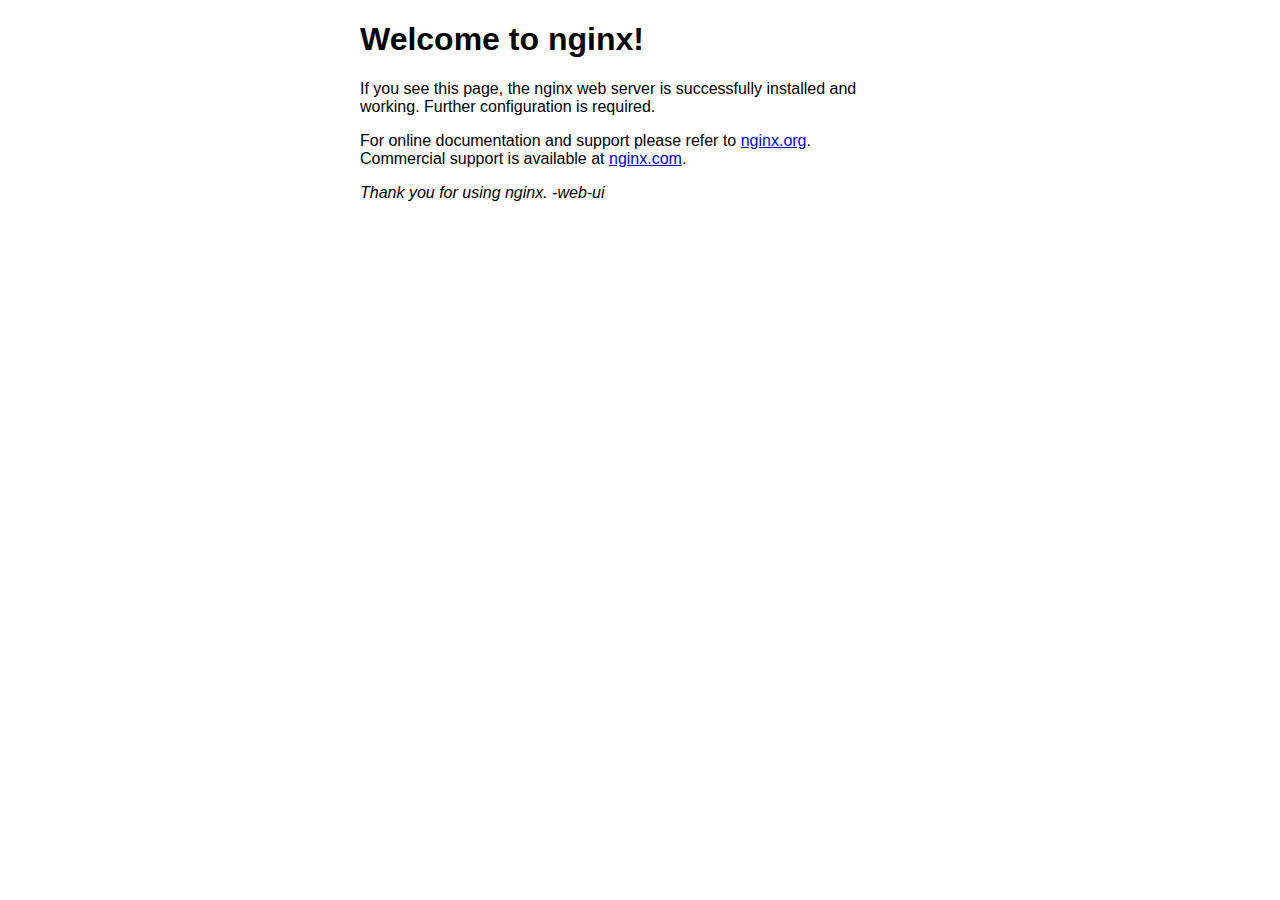
<file: open-webui/index.html>
<!DOCTYPE html>
<html>
<head>
<title>Welcome to nginx!</title>
<style>
 body {
 width: 35em;
 margin: 0 auto;
 font-family: Tahoma, Verdana, Arial, sans-serif;
 }
</style>
</head>
<body>
<h1>Welcome to nginx!</h1>
<p>If you see this page, the nginx web server is successfully 
installed and working. Further configuration is required.</p>

<p>For online documentation and support please refer to
<a href="http://nginx.org/">nginx.org</a>.<br/>
Commercial support is available at
<a href="https://www.nginx-cn.net/">nginx.com</a>.</p>

<p><em>Thank you for using nginx. -web-ui</em></p>
</body>
</html>
</file>
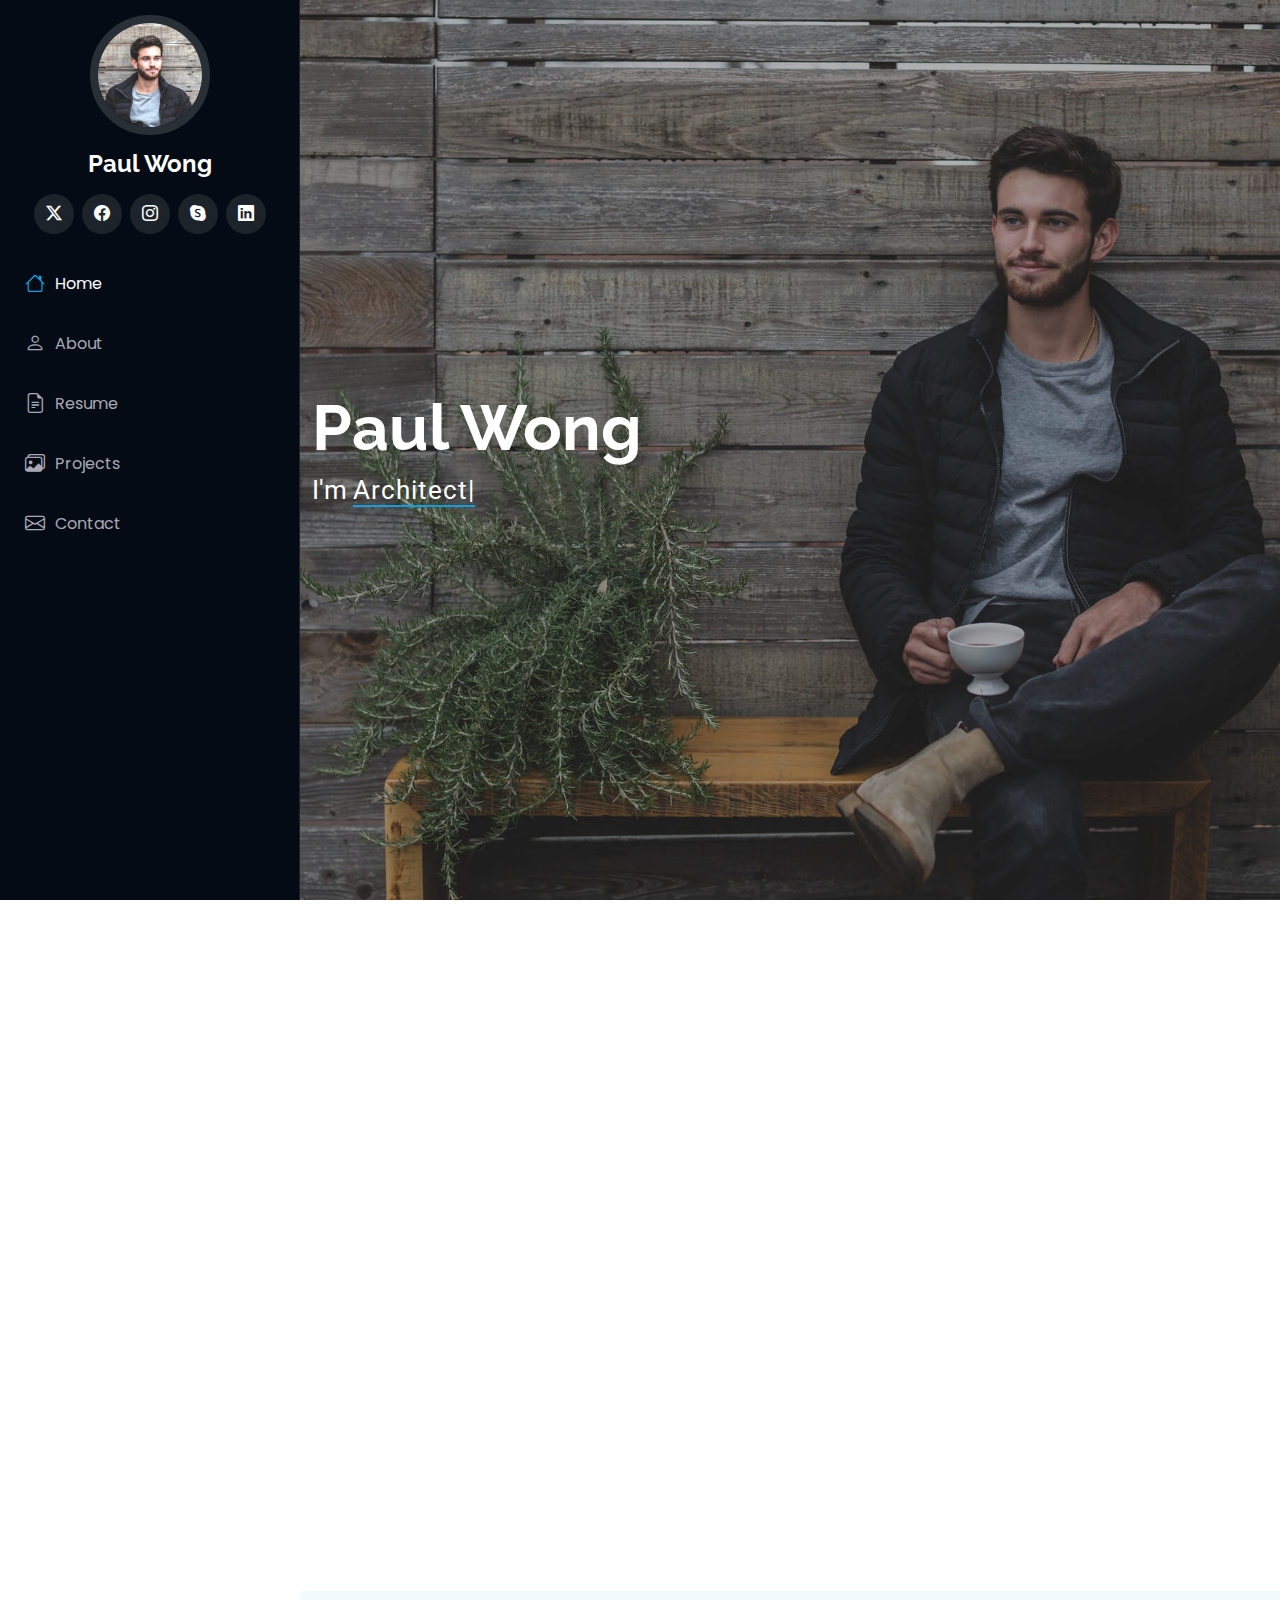
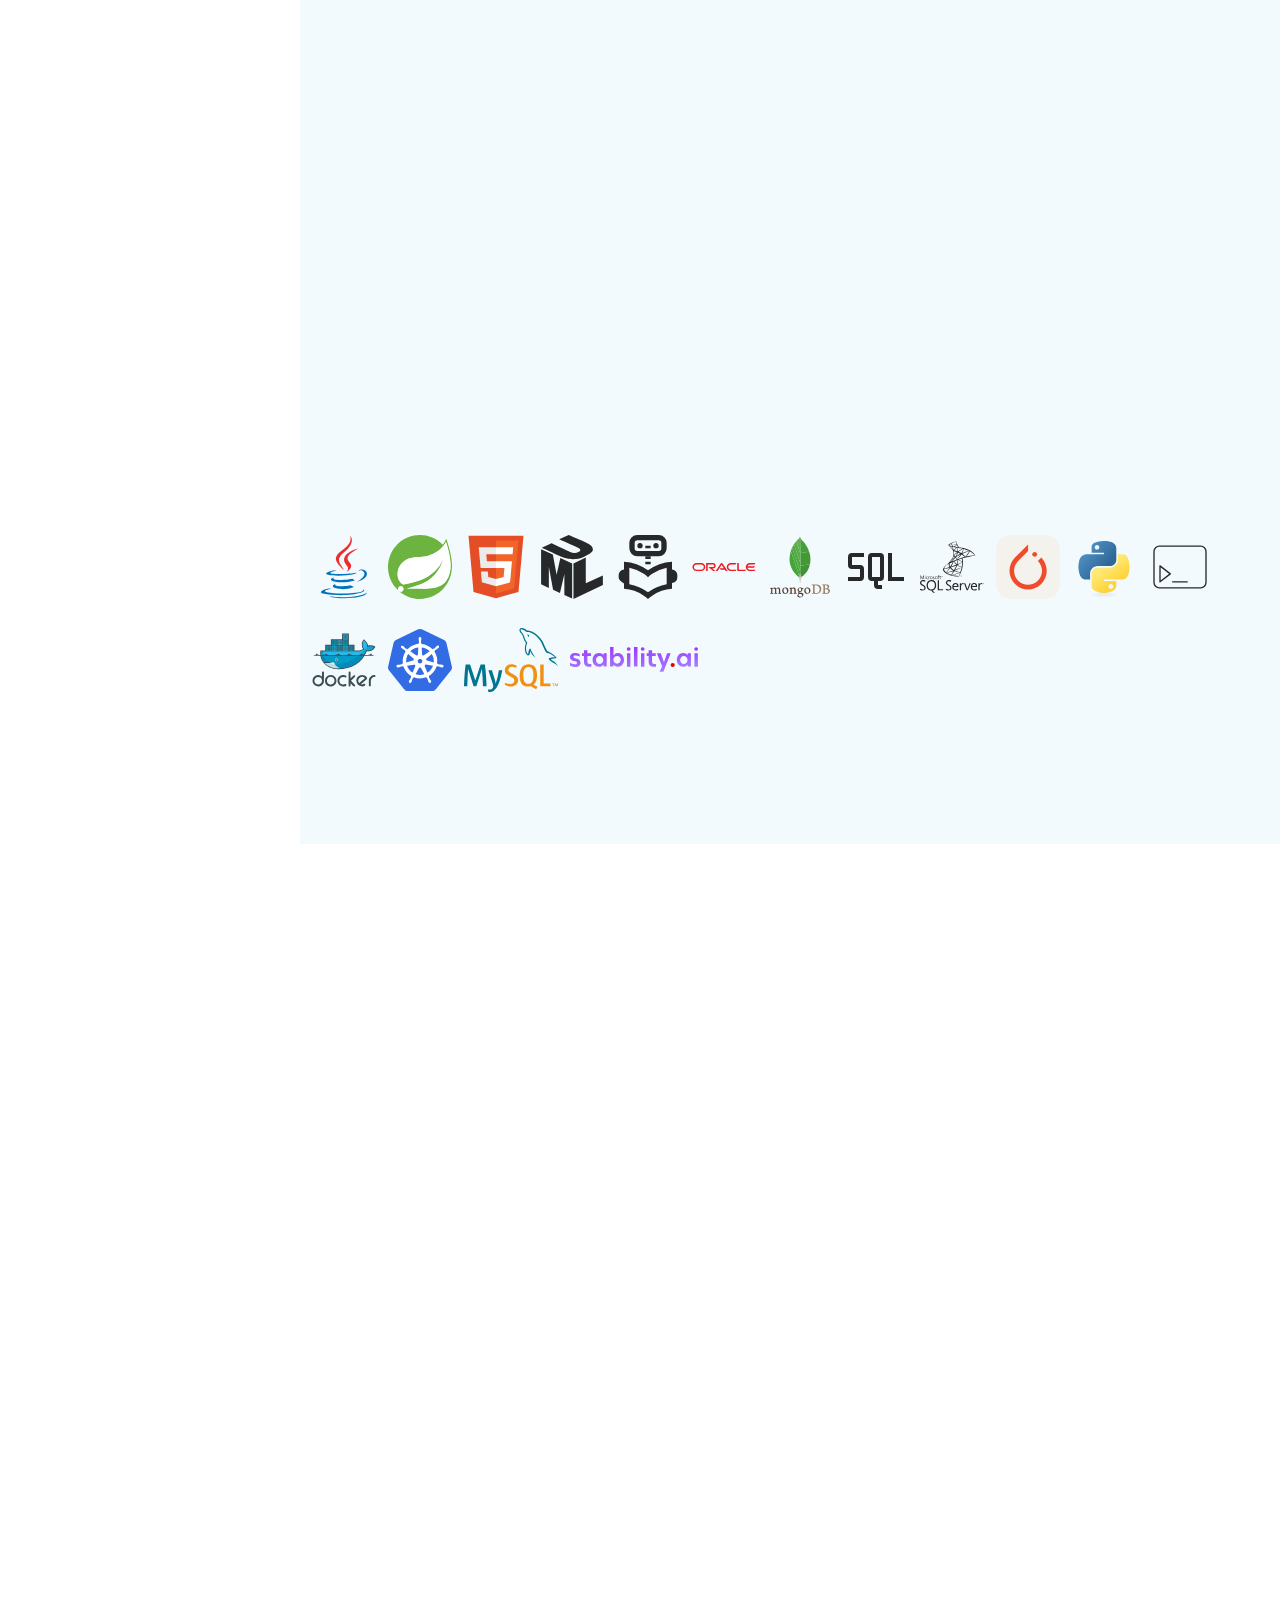
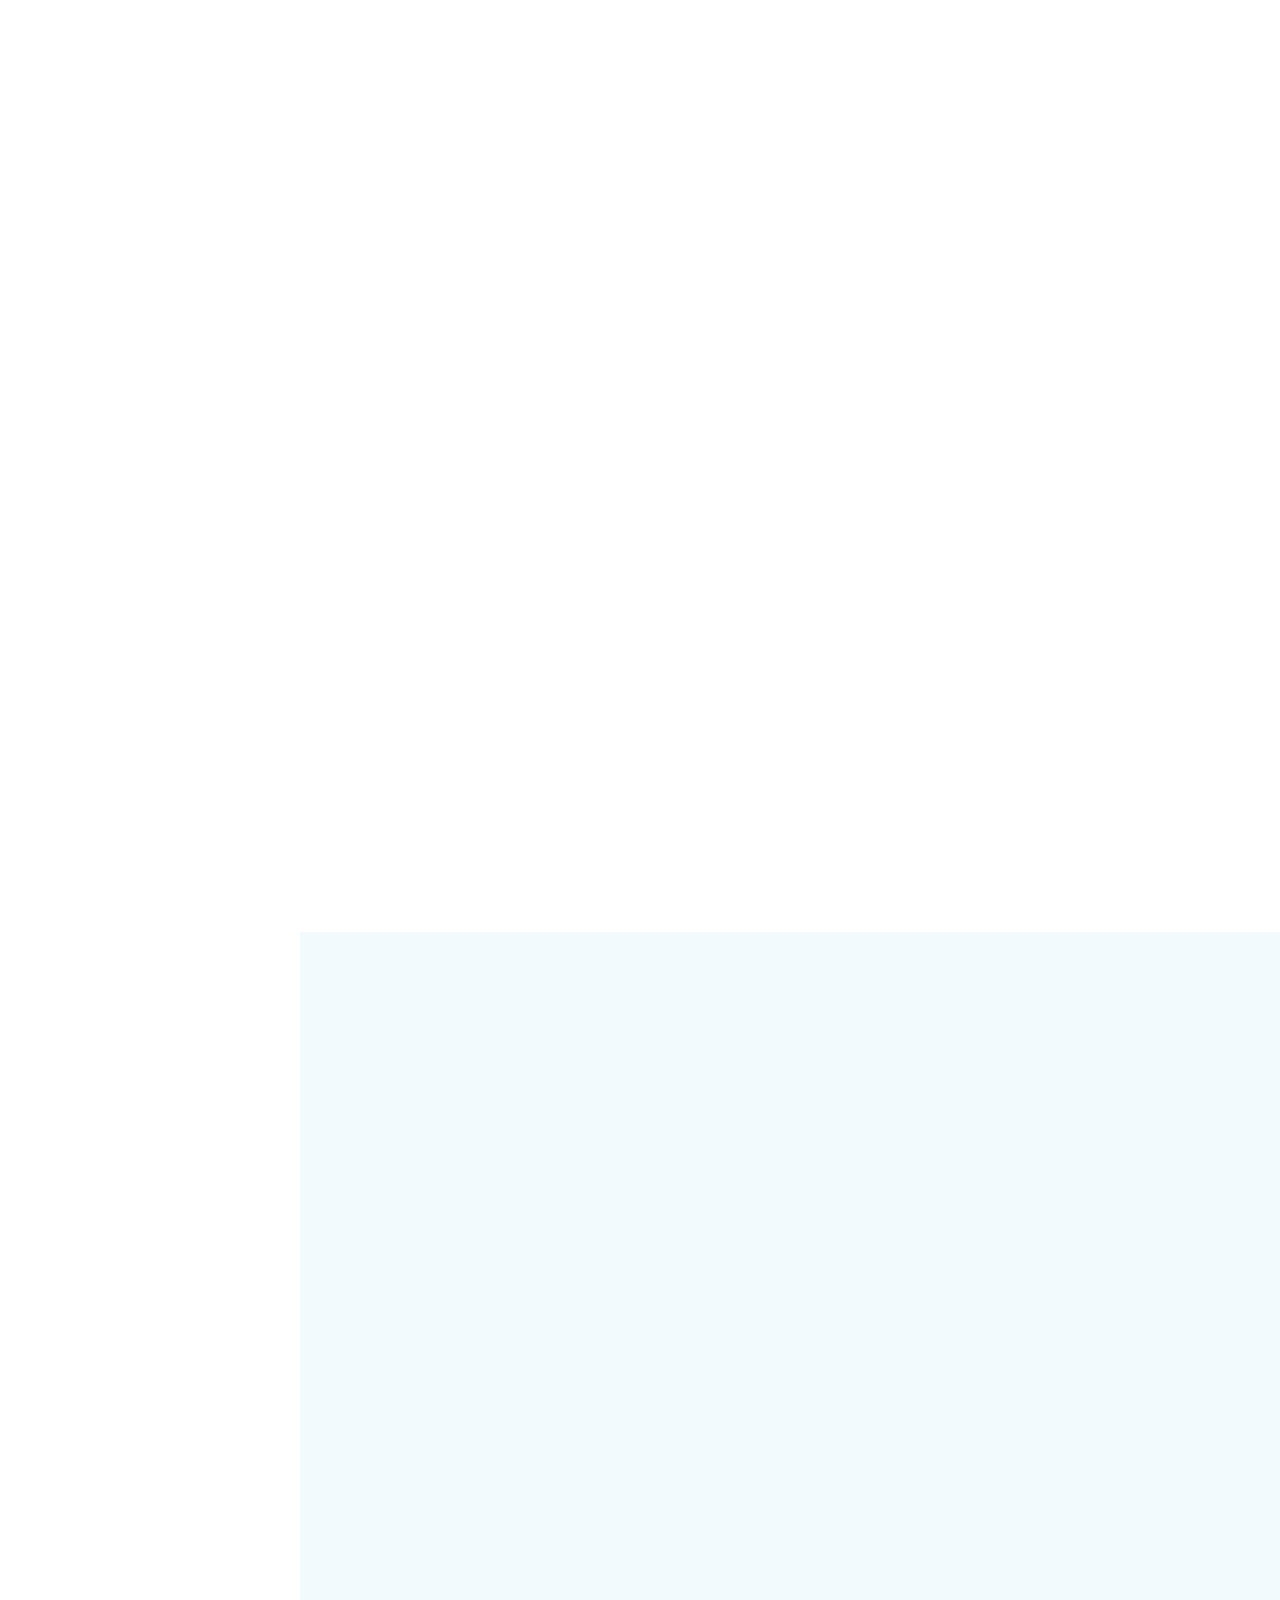
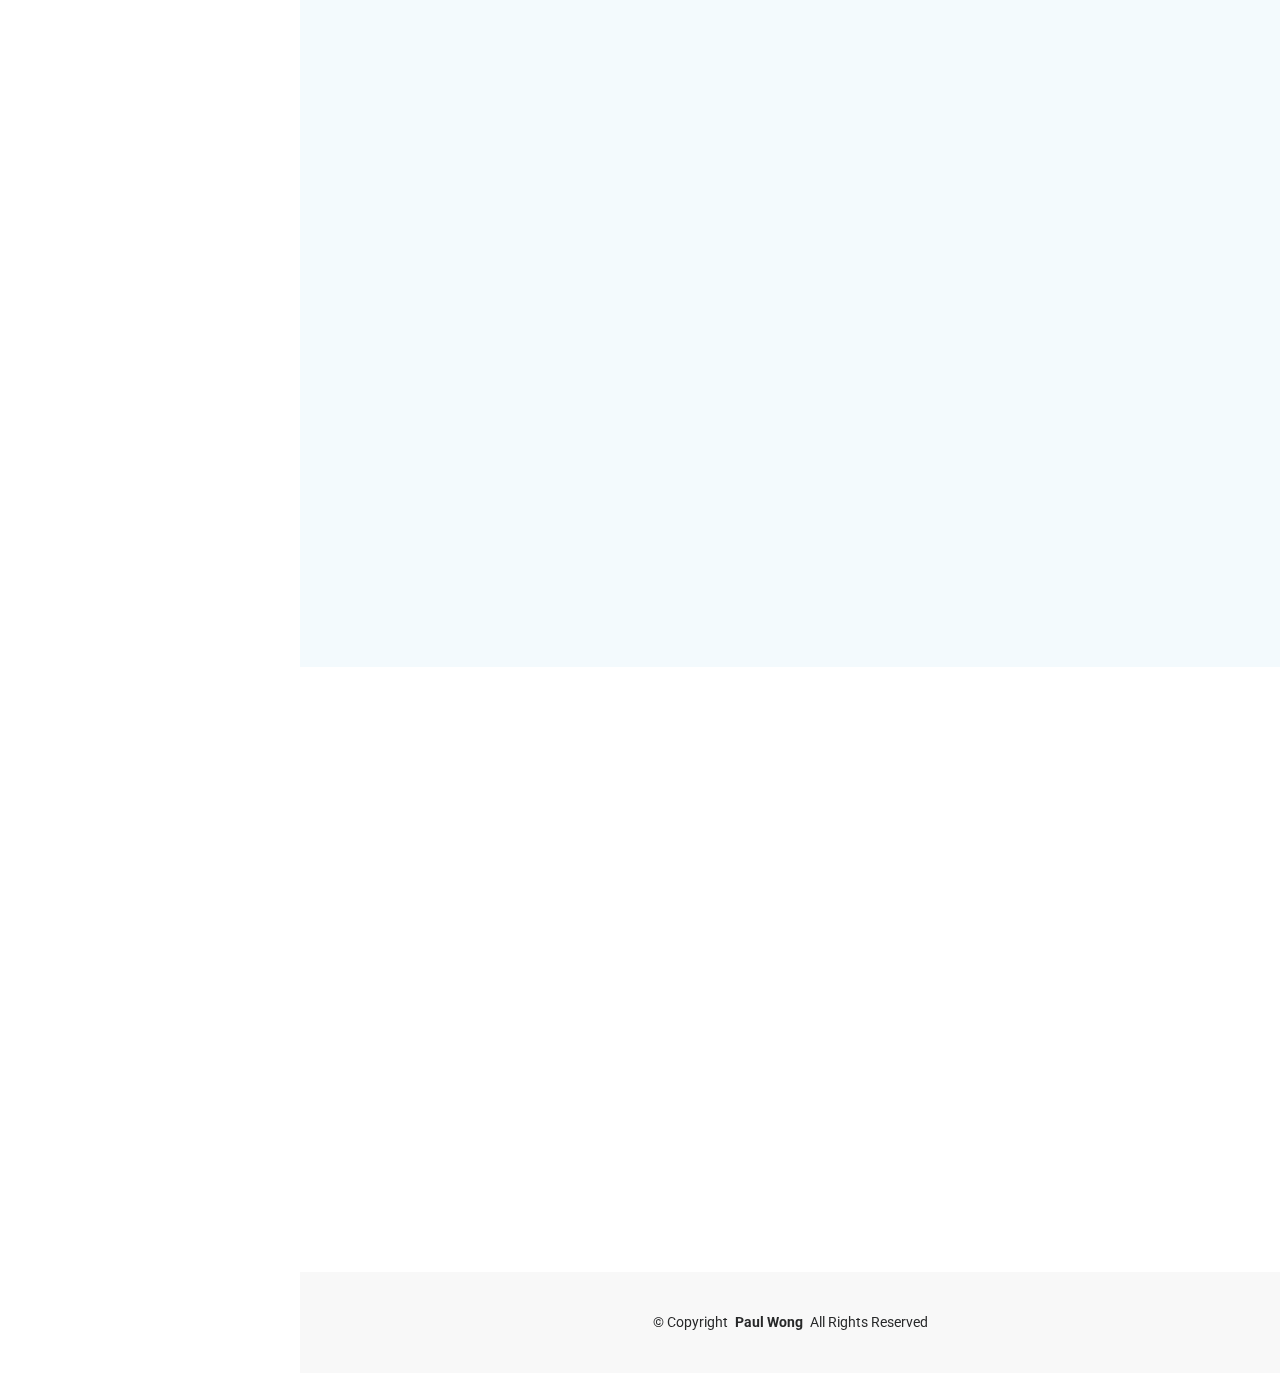
<file: index-bak.html>
<!DOCTYPE html>
<html lang="en">

<head>
  <meta charset="utf-8">
  <meta content="width=device-width, initial-scale=1.0" name="viewport">
  <title>Index</title>
  <meta content="" name="description">
  <meta content="" name="keywords">

  <!-- Favicons -->
  <link href="assets/img/favicon.png" rel="icon">
  <link href="assets/img/apple-touch-icon.png" rel="apple-touch-icon">

  <!-- Fonts -->
  <link href="https://fonts.googleapis.com" rel="preconnect">
  <link href="https://fonts.gstatic.com" rel="preconnect" crossorigin>
  <link href="https://fonts.googleapis.com/css2?family=Roboto:ital,wght@0,100;0,300;0,400;0,500;0,700;0,900;1,100;1,300;1,400;1,500;1,700;1,900&family=Poppins:ital,wght@0,100;0,200;0,300;0,400;0,500;0,600;0,700;0,800;0,900;1,100;1,200;1,300;1,400;1,500;1,600;1,700;1,800;1,900&family=Raleway:ital,wght@0,100;0,200;0,300;0,400;0,500;0,600;0,700;0,800;0,900;1,100;1,200;1,300;1,400;1,500;1,600;1,700;1,800;1,900&display=swap" rel="stylesheet">

  <!-- Vendor CSS Files -->
  <link href="assets/vendor/bootstrap/css/bootstrap.min.css" rel="stylesheet" type="text/css">
  <link href="assets/vendor/bootstrap-icons/bootstrap-icons.css" rel="stylesheet" type="text/css">
  <link href="assets/vendor/aos/aos.css" rel="stylesheet" type="text/css">
  <link href="assets/vendor/glightbox/css/glightbox.min.css" rel="stylesheet" type="text/css">
  <link href="assets/vendor/swiper/swiper-bundle.min.css" rel="stylesheet" type="text/css">

  <!-- Main CSS File -->
  <link href="assets/css/main.css" rel="stylesheet">

  <!-- =======================================================
  * Template Name: iPortfolio
  * Template URL: https://bootstrapmade.com/iportfolio-bootstrap-portfolio-websites-template/
  * Updated: Jun 12 2024 with Bootstrap v5.3.3
  * Author: BootstrapMade.com
  * License: https://bootstrapmade.com/license/
  ======================================================== -->
</head>

<body class="index-page">

  <header id="header" class="header d-flex flex-column">
    <i class="header-toggle d-xl-none bi bi-list"></i>

    <div class="profile-img">
      <img src="assets/img/my-profile-img.jpg" alt="" class="img-fluid rounded-circle">
    </div>

    <a href="index.html" class="logo d-flex align-items-center justify-content-center">
      <!-- Uncomment the line below if you also wish to use an image logo -->
      <!-- <img src="assets/img/logo.png" alt=""> -->
      <h1 class="sitename">Paul Wong</h1>
    </a>

    <div class="social-links text-center">
      <a href="#" class="twitter"><i class="bi bi-twitter-x"></i></a>
      <a href="#" class="facebook"><i class="bi bi-facebook"></i></a>
      <a href="#" class="instagram"><i class="bi bi-instagram"></i></a>
      <a href="#" class="google-plus"><i class="bi bi-skype"></i></a>
      <a href="#" class="linkedin"><i class="bi bi-linkedin"></i></a>
    </div>

    <nav id="navmenu" class="navmenu">
      <ul>
        <li><a href="#hero" class="active"><i class="bi bi-house navicon"></i>Home</a></li>
        <li><a href="#about" onclick="showDetail('index-details.html', 'main', 'about')"><i class="bi bi-person navicon"></i> About</a></li>
        <li><a href="#resume" onclick="window.location.href='index.html#resume'"><i class="bi bi-file-earmark-text navicon"></i> Resume</a></li>
        <li><a href="#projects" onclick="window.location.href='index.html#projects'"><i class="bi bi-images navicon"></i> Projects</a></li>
        <!-- <li><a href="#services"><i class="bi bi-hdd-stack navicon"></i> Services</a></li> -->
        <li><a href="#contact" onclick="window.location.href='index.html#contact'"><i class="bi bi-envelope navicon"></i> Contact</a></li>
      </ul>
    </nav>

  </header>

  <main class="main" id="main">

    <!-- Hero Section -->
    <section id="hero" class="hero section">
  
      <img src="assets/img/hero-bg.jpg" alt="" data-aos="fade-in" class="">
  
      <div class="container" data-aos="fade-up" data-aos-delay="100">
        <h2>Paul Wong</h2>
        <p>I'm <span class="typed" data-typed-items="Architect, System Analyst, Developer, Freelancer">Architect</span><span class="typed-cursor typed-cursor--blink" aria-hidden="true"></span><span class="typed-cursor typed-cursor--blink" aria-hidden="true"></span></p>
      </div>
  
    </section><!-- /Hero Section -->
  
    <!-- About Section -->
    <section id="about" class="about section">
  
      <!-- Section Title -->
      <div class="container section-title" data-aos="fade-up">
        <h2>About</h2>
        <p>A passionate individual who always thrives to work on end to end products which develop sustainable and scalable social and technical systems to create impact.</p>
      </div><!-- End Section Title -->
  
      <div class="container" data-aos="fade-up" data-aos-delay="100">
  
        <div class="row gy-4 justify-content-center">
          <div class="col-lg-4">
            <img src="assets/img/my-profile-img.jpg" class="img-fluid" alt="">
          </div>
          <div class="col-lg-8 content">
            <h2>Software Architect &amp; Web Developer.</h2>
            <p class="fst-italic py-3">
              I have experience in building scalable, secure and reliable web applications using various frameworks and technologies. I enjoy solving complex problems and learning new skills. 
            </p>
            <div class="row">
              <div class="col-lg-6">
                <ul>
                  <li><i class="bi bi-chevron-right"></i> <strong>Website:</strong> <span>paulwong88.tpddns.cn</span></li>
                  <li><i class="bi bi-chevron-right"></i> <strong>Phone:</strong> <span>+852 6230 4545</span></li>
                  <li><i class="bi bi-chevron-right"></i> <strong>City:</strong> <span>Hong Kong</span></li>
                </ul>
              </div>
              <div class="col-lg-6">
                <ul>
                  <li><i class="bi bi-chevron-right"></i> <strong>Degree:</strong> <span>Master</span></li>
                  <li><i class="bi bi-chevron-right"></i> <strong>Email:</strong> <span>paulwong888@163.com</span></li>
                  <li><i class="bi bi-chevron-right"></i> <strong>Freelance:</strong> <span>Available</span></li>
                </ul>
              </div>
            </div>
            <p class="py-3">
              I am passionate about creating high-quality code that follows best practices and industry standards. I am always looking for new challenges and opportunities to grow as a developer.
            </p>
          </div>
        </div>
  
      </div>
  
    </section><!-- /About Section -->
  
    
  
    <!-- Skills Section -->
    <section id="skills" class="skills section">
  
      <!-- Section Title -->
      <div class="container section-title" data-aos="fade-up">
        <h2>Skills</h2>
        <p>Engineering Skill</p>
      </div><!-- End Section Title -->
  
      <div class="container" data-aos="fade-up" data-aos-delay="100">
  
        <div class="row skills-content skills-animation">
  
          <div class="col-lg-6">
  
            <div class="progress">
              <span class="skill"><span>System Architecture & Engineering</span> <i class="val">90%</i></span>
              <div class="progress-bar-wrap">
                <div class="progress-bar" role="progressbar" aria-valuenow="100" aria-valuemin="0" aria-valuemax="100"></div>
              </div>
            </div><!-- End Skills Item -->
  
            <div class="progress">
              <span class="skill"><span>Scrum & Agile Methodologies</span> <i class="val">90%</i></span>
              <div class="progress-bar-wrap">
                <div class="progress-bar" role="progressbar" aria-valuenow="90" aria-valuemin="0" aria-valuemax="100"></div>
              </div>
            </div><!-- End Skills Item -->
  
            <div class="progress">
              <span class="skill"><span>Strategic Planning & Execution</span> <i class="val">75%</i></span>
              <div class="progress-bar-wrap">
                <div class="progress-bar" role="progressbar" aria-valuenow="75" aria-valuemin="0" aria-valuemax="100"></div>
              </div>
            </div><!-- End Skills Item -->
  
          </div>
  
          <div class="col-lg-6">
  
            <div class="progress">
              <span class="skill"><span>Project Management</span> <i class="val">80%</i></span>
              <div class="progress-bar-wrap">
                <div class="progress-bar" role="progressbar" aria-valuenow="80" aria-valuemin="0" aria-valuemax="100"></div>
              </div>
            </div><!-- End Skills Item -->
  
            <div class="progress">
              <span class="skill"><span>Team Leadership & Development</span> <i class="val">90%</i></span>
              <div class="progress-bar-wrap">
                <div class="progress-bar" role="progressbar" aria-valuenow="90" aria-valuemin="0" aria-valuemax="100"></div>
              </div>
            </div><!-- End Skills Item -->
  
            <div class="progress">
              <span class="skill"><span>AI engineer</span> <i class="val">55%</i></span>
              <div class="progress-bar-wrap">
                <div class="progress-bar" role="progressbar" aria-valuenow="55" aria-valuemin="0" aria-valuemax="100"></div>
              </div>
            </div><!-- End Skills Item -->
  
          </div>
  
        </div>
  
      </div>
  
  
      <div class="container section-title" data-aos="fade-up">
        <br><br>
        <span>Technical Skill</span>
      </div><!-- End Section Title -->
  
      <div class="container">
        <!-- 第一行 -->
        <div class="row">
          <div class="col-lg-12 mx-auto">
            <!-- 第一行的10列内容 -->
            <ul class="dev-icons">
              <li class="software-skill-inline" name="java">
                <svg xmlns="http://www.w3.org/2000/svg" width="64" height="64" viewBox="0 0 128 128"><path fill="#0074bd" d="M47.617 98.12s-4.767 2.774 3.397 3.71c9.892 1.13 14.947.968 25.845-1.092c0 0 2.871 1.795 6.873 3.351c-24.439 10.47-55.308-.607-36.115-5.969m-2.988-13.665s-5.348 3.959 2.823 4.805c10.567 1.091 18.91 1.18 33.354-1.6c0 0 1.993 2.025 5.132 3.131c-29.542 8.64-62.446.68-41.309-6.336"/><path fill="#ea2d2e" d="M69.802 61.271c6.025 6.935-1.58 13.17-1.58 13.17s15.289-7.891 8.269-17.777c-6.559-9.215-11.587-13.792 15.635-29.58c0 .001-42.731 10.67-22.324 34.187"/><path fill="#0074bd" d="M102.123 108.229s3.529 2.91-3.888 5.159c-14.102 4.272-58.706 5.56-71.094.171c-4.451-1.938 3.899-4.625 6.526-5.192c2.739-.593 4.303-.485 4.303-.485c-4.953-3.487-32.013 6.85-13.743 9.815c49.821 8.076 90.817-3.637 77.896-9.468M49.912 70.294s-22.686 5.389-8.033 7.348c6.188.828 18.518.638 30.011-.326c9.39-.789 18.813-2.474 18.813-2.474s-3.308 1.419-5.704 3.053c-23.042 6.061-67.544 3.238-54.731-2.958c10.832-5.239 19.644-4.643 19.644-4.643m40.697 22.747c23.421-12.167 12.591-23.86 5.032-22.285c-1.848.385-2.677.72-2.677.72s.688-1.079 2-1.543c14.953-5.255 26.451 15.503-4.823 23.725c0-.002.359-.327.468-.617"/><path fill="#ea2d2e" d="M76.491 1.587S89.459 14.563 64.188 34.51c-20.266 16.006-4.621 25.13-.007 35.559c-11.831-10.673-20.509-20.07-14.688-28.815C58.041 28.42 81.722 22.195 76.491 1.587"/><path fill="#0074bd" d="M52.214 126.021c22.476 1.437 57-.8 57.817-11.436c0 0-1.571 4.032-18.577 7.231c-19.186 3.612-42.854 3.191-56.887.874c0 .001 2.875 2.381 17.647 3.331"/></svg>
              </li>
              <li class="software-skill-inline" name="">
                <svg xmlns="http://www.w3.org/2000/svg" width="64" height="64" viewBox="0 0 256 256"><path fill="#6db33f" d="M38.944 35.879c50.58-48.999 131.454-47.682 180.453 3.161c5.532-7.376 10.274-15.542 13.699-23.972c16.07 48.999 25.817 90.095 22.128 121.97c-1.844 26.87-12.381 52.687-29.768 73.235c-45.31 53.741-125.922 60.59-179.663 15.28l-1.028-.915l-.055-.036q-.252-.176-.498-.367q-.735-.573-1.336-1.24l-.144-.164l-1.68-1.493c-1.64-1.405-3.279-2.81-4.733-4.4l-.536-.606c-49-50.58-47.419-131.454 3.16-180.453M57.91 207.376c-4.742-3.688-11.591-3.162-15.28 1.58c-3.242 4.17-3.226 9.969.049 13.815l.052.06l2.033 1.807l.2.136c4.604 3.028 10.8 2.402 14.333-1.878l.194-.241c3.688-4.742 2.898-11.591-1.58-15.28M231.78 28.239c-13.173 27.661-45.84 48.736-74.027 55.322c-26.607 6.322-49.79 1.054-74.289 10.537c-55.848 21.339-54.794 87.724-24.236 102.74l1.844 1.054s22.074-4.389 43.902-10.185l1.87-.5c8.718-2.35 17.295-4.91 24.302-7.492c36.354-13.435 76.397-46.628 89.568-85.09c-6.849 40.042-41.359 78.767-75.87 96.418c-18.44 9.483-32.665 11.59-62.96 22.128c-3.688 1.317-6.586 2.635-6.586 2.635l1.108-.15l.736-.095l.733-.092c6.69-.83 12.702-1.244 12.702-1.244c42.94-2.108 110.38 12.118 141.729-29.768c32.139-42.677 14.225-111.697-.527-156.218"/><path fill="#fff" d="M57.911 207.376c4.479 3.688 5.269 10.537 1.58 15.279c-3.687 4.742-10.537 5.269-15.279 1.58s-5.268-10.537-1.58-15.279s10.537-5.268 15.28-1.58M231.78 28.239c14.752 44.521 32.666 113.541.527 156.218c-31.35 41.886-98.789 27.66-141.729 29.768c0 0-6.012.415-12.702 1.244l-.733.092q-.919.117-1.844.245s2.898-1.318 6.586-2.635c30.295-10.537 44.52-12.645 62.96-22.128c34.511-17.65 69.021-56.376 75.87-96.418c-13.171 38.462-53.214 71.655-89.568 85.09c-25.026 9.22-70.074 18.177-70.074 18.177l-1.844-1.054c-30.558-15.016-31.612-81.401 24.236-102.74c24.5-9.483 47.682-4.215 74.29-10.537c28.187-6.586 60.853-27.66 74.025-55.322"/></svg>
              </li>
              <li class="software-skill-inline" name="">
                <svg xmlns="http://www.w3.org/2000/svg" width="64" height="64" viewBox="0 0 128 128"><path fill="#e44d26" d="M19.037 113.876L9.032 1.661h109.936l-10.016 112.198l-45.019 12.48z"/><path fill="#f16529" d="m64 116.8l36.378-10.086l8.559-95.878H64z"/><path fill="#ebebeb" d="M64 52.455H45.788L44.53 38.361H64V24.599H29.489l.33 3.692l3.382 37.927H64zm0 35.743l-.061.017l-15.327-4.14l-.979-10.975H33.816l1.928 21.609l28.193 7.826l.063-.017z"/><path fill="#fff" d="M63.952 52.455v13.763h16.947l-1.597 17.849l-15.35 4.143v14.319l28.215-7.82l.207-2.325l3.234-36.233l.335-3.696h-3.708zm0-27.856v13.762h33.244l.276-3.092l.628-6.978l.329-3.692z"/></svg>    
              </li>
              <li class="software-skill-inline" name="">
                <svg xmlns="http://www.w3.org/2000/svg" width="64" height="64" viewBox="0 0 24 24"><path fill="currentColor" d="M10.768 0L7.182 1.604s6.126 2.72 6.852 3.055c.72.335 1.744.947.565 1.629s-2.423.477-3.259.09c-.835-.384-7.012-3.257-7.012-3.257L.666 4.777s6.4 2.935 7.4 3.417c1.003.482 4.753 1.784 8.48.002c3.727-1.781 3.261-2.577 3.268-2.724s-.036-.933-.632-1.467c-.599-.534-2.378-1.375-3.127-1.73C15.305 1.916 10.77 0 10.77 0ZM.411 5.299v13.215l2.904 1.402v-7.963l1.585 8.6l2.58 1.243l1.66-7.154v7.826l2.916 1.38V10.643L7.629 8.628l-1.403 6.296l-1.412-7.598Zm16.76 3.115l-4.624 2.315L12.559 24l11.03-5.225l-.025-3.613l-6.393 2.92Z"/></svg>
                <!-- <svg xmlns="http://www.w3.org/2000/svg" width="64" height="64" viewBox="0 0 24 24"><g fill="none"><g fill="currentColor" clip-path="url(#akarIconsHtmlFill0)"><path d="M5.08 0h1.082v1.069h.99V0h1.082v3.236H7.152V2.153h-.99v1.083H5.081zm4.576 1.073h-.952V0h2.987v1.073h-.953v2.163H9.656zM12.165 0h1.128l.694 1.137L14.68 0h1.128v3.236h-1.077V1.632l-.744 1.151h-.019l-.745-1.15v1.603h-1.058zm4.181 0h1.083v2.167h1.52v1.07h-2.603z"/><path fill-rule="evenodd" d="M5.046 22.072L3 4.717h18L18.953 22.07L11.99 24zm4.137-9.5l-.194-2.18h8.145l.19-2.128H6.664l.574 6.437h7.377l-.247 2.76l-2.374.642h-.002l-2.37-.64l-.152-1.697H7.332l.298 3.342l4.36 1.21l4.367-1.21l.532-5.964l.052-.571z" clip-rule="evenodd"/></g><defs><clipPath id="akarIconsHtmlFill0"><path fill="#fff" d="M0 0h24v24H0z"/></clipPath></defs></g></svg> -->
              </li>
              <li class="software-skill-inline" name="">
                <svg xmlns="http://www.w3.org/2000/svg" width="64" height="64" viewBox="0 0 24 24"><path fill="currentColor" d="M21 10a16.84 16.84 0 0 0-9 3.244A16.84 16.84 0 0 0 3 10v2.96a2.004 2.004 0 0 0-2 2.007v1.004c0 1.109 2 2.208 2 2.208v2.007a14.87 14.87 0 0 1 7.417 2.55A15 15 0 0 1 12 24a15 15 0 0 1 1.583-1.264A14.87 14.87 0 0 1 21 20.186v-2.208a2.004 2.004 0 0 0 2-2.007v-1.004a2.004 2.004 0 0 0-2-2.007Zm-9 11.422a16.84 16.84 0 0 0-7-2.996v-6.15a14.8 14.8 0 0 1 5.417 2.282A15 15 0 0 1 12 15.822a15 15 0 0 1 1.583-1.264A14.8 14.8 0 0 1 19 12.275v6.151a16.84 16.84 0 0 0-7 2.996M11 8h2v1h-2zm0-4h2v1h-2z"/><path fill="currentColor" d="M11 10h2v1h-2zM9 5a1 1 0 0 0 1-1a.983.983 0 0 0-.99-.99A.995.995 0 1 0 9 5"/><circle cx="15" cy="4" r="1" fill="currentColor"/><path fill="currentColor" d="M16 8H8a3.003 3.003 0 0 1-3-3V3a3.003 3.003 0 0 1 3-3h8a3.003 3.003 0 0 1 3 3v2a3.003 3.003 0 0 1-3 3M8 2a1 1 0 0 0-1 1v2a1 1 0 0 0 1 1h8a1 1 0 0 0 1-1V3a1 1 0 0 0-1-1Z"/></svg>
              </li>
              <li class="software-skill-inline" name="">
                <svg xmlns="http://www.w3.org/2000/svg" width="64" height="64" viewBox="0 0 128 128"><path fill="#ea1b22" d="M55.387 66.469h8.333l-4.407-7.09l-8.088 12.819h-3.681L57.382 56.8a2.32 2.32 0 0 1 1.931-.998c.765 0 1.478.363 1.892.972l9.876 15.424H67.4l-1.736-2.865h-8.438zm38.235 2.864V55.958h-3.123v14.685c0 .402.156.791.454 1.089s.7.466 1.141.466h14.244l1.841-2.865zm-51.677-2.397c3.033 0 5.496-2.449 5.496-5.482s-2.462-5.496-5.496-5.496H28.28v16.241h3.123V58.822h10.335c1.452 0 2.618 1.18 2.618 2.631s-1.167 2.631-2.618 2.631l-8.806-.013l9.324 8.127h4.538l-6.274-5.263h1.425zM9.059 72.198c-4.483 0-8.122-3.629-8.122-8.114s3.638-8.127 8.122-8.127h9.439c4.485 0 8.121 3.643 8.121 8.127s-3.636 8.114-8.121 8.114zm9.229-2.865a5.25 5.25 0 0 0 5.258-5.249a5.26 5.26 0 0 0-5.258-5.263H9.267a5.26 5.26 0 0 0-5.256 5.263a5.25 5.25 0 0 0 5.256 5.249zm59.314 2.865c-4.484 0-8.126-3.629-8.126-8.114s3.642-8.127 8.126-8.127h11.212l-1.829 2.864H77.81a5.267 5.267 0 0 0-5.264 5.263c0 2.903 2.36 5.249 5.264 5.249h11.263l-1.84 2.865zm38.197-2.865a5.25 5.25 0 0 1-5.055-3.824h13.35l1.84-2.864h-15.19a5.266 5.266 0 0 1 5.055-3.824h9.163l1.854-2.864h-11.225c-4.484 0-8.126 3.643-8.126 8.127s3.642 8.114 8.126 8.114h9.631l1.841-2.865z"/></svg>
              </li>
              <li class="software-skill-inline" name="">
                <svg xmlns="http://www.w3.org/2000/svg" width="64" height="64" viewBox="0 0 128 128"><path fill="#94795d" fill-rule="evenodd" d="M87.259 100.139c.169-.325.331-.612.469-.909c.087-.19.221-.228.41-.223c1.133.032 2.266.067 3.4.078c.963.01 1.928-.008 2.892-.019c1.086-.013 2.172-.07 3.257-.039c1.445.042 2.853.325 4.16.968c1.561.769 2.742 1.94 3.547 3.483a8.7 8.7 0 0 1 .931 3.14c.172 1.608.059 3.179-.451 4.717c-.632 1.906-1.832 3.365-3.499 4.458c-1.283.841-2.69 1.338-4.198 1.622c-1.596.301-3.197.204-4.798.209c-1.756.007-3.511-.031-5.267-.051c-.307-.003-.351-.061-.27-.354l.075-.27c.171-.538.263-.562.809-.652a2.8 2.8 0 0 0 1.087-.413c.184-.122.26-.44.332-.685c.062-.214.065-.449.067-.675c.025-3.425.051-6.849.065-10.272a44 44 0 0 0-.065-2.596c-.034-.605-.357-1.019-1.077-1.162c-.56-.111-1.124-.197-1.687-.296zm16.076 8.293c-.076-.682-.113-1.37-.235-2.042c-.292-1.613-.998-3.018-2.238-4.119c-2.005-1.779-4.419-2.053-6.949-1.841c-.576.048-.7.245-.709.837c-.014.84-.028 1.68-.029 2.52q-.006 3.996 0 7.992q0 1.138.031 2.272c.024.774.305 1.429 1.063 1.729c1.195.473 2.452.529 3.706.336c2.003-.307 3.404-1.474 4.344-3.223c.744-1.388.954-2.903 1.016-4.461m4.869 9.071c-.024-.415.146-.758.356-1.073c.057-.085.253-.081.388-.108l1.146-.227c.405-.086.618-.358.675-.755c.038-.262.074-.527.077-.792a880 880 0 0 0 .059-6.291c.01-2.1.002-4.2.002-6.3l-.009-.401c-.041-.675-.367-1.025-1.037-1.124l-1.453-.221c-.179-.024-.244-.11-.179-.269c.112-.271.219-.552.377-.796c.059-.09.258-.125.392-.122c.694.01 1.388.062 2.082.061l6.041-.036c1.164-.001 2.288.202 3.332.759c1.149.612 1.792 1.559 1.976 2.849c.192 1.355-.219 2.497-1.209 3.404c-.407.374-.934.618-1.406.922l-.154.096c.438.161.855.3 1.261.466c1.188.487 2.133 1.248 2.633 2.463c.395.959.395 1.959.161 2.953c-.364 1.556-1.389 2.591-2.722 3.374c-1.251.735-2.605 1.163-4.047 1.235c-1.33.067-2.666.042-3.999.057l-.772.004a996 996 0 0 1-3.854-.096zm5.537-6.089h.013c0 .658-.009 1.316.003 1.974c.008.426-.007.864.085 1.274c.138.613.418 1.166 1.106 1.342a6.7 6.7 0 0 0 2.818.124c1.177-.205 2.116-.795 2.631-1.916c.382-.833.439-1.716.308-2.618c-.174-1.188-.805-2.05-1.854-2.615c-.688-.371-1.422-.598-2.204-.628c-.876-.033-1.753-.035-2.629-.062c-.246-.007-.28.118-.279.32c.005.934.002 1.869.002 2.805m1.865-4.475c.479-.024 1.021-.031 1.56-.085c1.032-.103 1.759-.622 2.138-1.609c.193-.501.185-1.017.19-1.538c.015-1.357-.777-2.469-2.066-2.929c-.995-.355-2.021-.361-3.053-.333c-.418.011-.605.194-.611.615l-.062 5.489c-.003.218.091.312.303.319z" clip-rule="evenodd"/><path fill="#50382b" fill-rule="evenodd" d="m10.543 116.448l-.073.944c-.68 0-1.307-.005-1.934.002c-1.181.012-2.362.031-3.544.048l-.114.007c-.169-.02-.476-.02-.484-.07c-.05-.281-.034-.576-.021-.867c.001-.033.116-.075.183-.091l.919-.205c.573-.149.775-.396.802-.988c.031-.667.062-1.335.065-2.002c.009-1.642-.001-3.282.006-4.924c.001-.384-.132-.67-.49-.826a44 44 0 0 0-1.285-.546c-.204-.082-.469-.127-.445-.401c.024-.279.281-.352.523-.407c1.002-.229 2.005-.452 3.004-.696c.322-.079.63-.212 1.015-.346c.02.208.057.406.053.604l-.059.941c-.001.106.054.248.133.307c.048.037.209-.03.289-.092c.854-.65 1.758-1.211 2.789-1.538c1.597-.507 2.968-.037 3.928 1.34c.338.485.339.485.808.146c.805-.585 1.647-1.101 2.589-1.441c2.068-.747 4.055.201 4.774 2.284c.262.756.362 1.537.36 2.335l-.019 5.298c-.001.437.144.686.56.822c.467.153.951.258 1.477.396l-.122.911c-.598 0-1.148-.004-1.698.001c-1.344.012-2.688.019-4.031.05c-.234.006-.295-.052-.307-.271c-.039-.701-.045-.7.615-.858l.222-.057c.645-.176.86-.374.865-1.028c.015-1.878.054-3.761-.041-5.635c-.099-1.944-1.642-2.979-3.526-2.481a5.2 5.2 0 0 0-1.69.814c-.175.125-.208.269-.194.488q.081 1.242.093 2.486c.012 1.451-.006 2.902 0 4.354c.002.588.203.813.784.949l.863.199l.16.036c.012.276.023.552.01.828c-.008.173-.142.188-.292.185c-.839-.021-1.679-.049-2.518-.047c-1.021.002-2.041.031-3.061.049h-.24c0-.293-.014-.573.01-.852c.005-.067.123-.161.204-.182l1.006-.213c.427-.105.631-.324.655-.758c.114-2.01.196-4.021.007-6.03a3.7 3.7 0 0 0-.326-1.145c-.515-1.138-1.674-1.613-3.011-1.271c-.635.162-1.208.453-1.75.82a.8.8 0 0 0-.378.695q.002 3.008.013 6.014l.011.773c.012.539.241.823.776.939c.344.078.692.131 1.082.203" clip-rule="evenodd"/><path fill="#4f382b" fill-rule="evenodd" d="M71.001 105.285c.155.754.152 1.432-.402 1.946c-.55.511-1.246.339-1.925.225c.063.358.133.662.167.97c.247 2.289-.738 3.988-2.861 4.959c-.802.366-1.653.502-2.522.572c-.432.034-.81.364-.851.719c-.042.36.184.73.636.838c.533.127 1.089.163 1.636.226c1.174.134 2.361.195 3.521.405c1.754.316 2.733 1.847 2.424 3.609c-.275 1.568-1.183 2.709-2.449 3.584c-2.133 1.478-4.473 1.91-6.965 1.156c-1.425-.432-2.43-1.369-2.777-2.885c-.174-.759.011-1.446.582-1.961c.679-.61 1.418-1.154 2.129-1.73l.23-.231l-.264-.185c-.725-.344-1.305-.815-1.53-1.633c-.077-.277.003-.459.238-.601q.6-.361 1.193-.735c.186-.116.37-.236.543-.37c.236-.18.215-.314-.067-.418c-.656-.242-1.239-.593-1.691-1.133c-.755-.901-.969-1.974-.907-3.107c.097-1.77 1.058-2.936 2.62-3.686c1.857-.891 3.72-.947 5.613-.135c.7.3 1.438.364 2.189.312c.561-.04 1.051-.252 1.49-.711m-6.843 12.681c-1.394-.012-1.831.16-2.649.993c-.916.934-.911 2.229.003 3.167c.694.711 1.56 1.044 2.523 1.144c1.125.116 2.233.069 3.255-.494c1.09-.603 1.632-1.723 1.387-2.851c-.203-.931-.889-1.357-1.724-1.602c-.95-.278-1.932-.331-2.795-.357m-2.738-8.908c.051.387.072.779.158 1.158c.223.982.65 1.845 1.627 2.282c1.147.515 2.612.294 3.114-1.316a4.85 4.85 0 0 0-.113-3.274a2.5 2.5 0 0 0-.91-1.184c-.996-.695-2.793-.787-3.525.749c-.238.499-.331 1.03-.351 1.585" clip-rule="evenodd"/><path fill="#4f372b" fill-rule="evenodd" d="M47.35 105.038c.037.171.111.365.113.56c.003.371-.037.742-.058 1.113v.322l.314-.24c.86-.708 1.784-1.311 2.86-1.636c1.942-.585 3.882.478 4.515 2.456c.24.752.335 1.525.344 2.311c.02 1.746.032 3.492.05 5.238c.006.627.078.739.671.92a7.4 7.4 0 0 0 1.03.229c.191.03.273.105.263.292l.002.172c-.007.723-.057.756-.758.754c-1.678-.003-3.355.007-5.033.021c-.5.004-.501.019-.551-.475l-.01-.284c.031-.426.041-.422.46-.484c.282-.042.562-.107.837-.179c.283-.073.419-.282.457-.562c.019-.142.044-.284.043-.426c-.024-1.908.007-3.818-.097-5.723c-.084-1.541-1.26-2.459-2.807-2.354a4.05 4.05 0 0 0-2.071.743c-.413.289-.496.706-.494 1.155q.014 2.676.044 5.353c.004.391.015.782.052 1.17c.039.424.188.595.604.687c.398.088.804.139 1.229.21l.036.328c.014.765-.066.822-.809.819c-1.735-.007-3.47.004-5.204.023c-.273.004-.389-.082-.382-.348l-.004-.114c-.045-.689-.025-.715.627-.827l.308-.062c.706-.159.887-.347.897-1.064c.033-2.271.045-4.541.068-6.812c.003-.326-.12-.579-.424-.714a54 54 0 0 0-1.287-.544c-.238-.098-.51-.16-.519-.489c-.006-.232.242-.437.581-.506c.681-.138 1.368-.253 2.041-.422c.67-.167 1.328-.391 2.062-.611" clip-rule="evenodd"/><path fill="#4f382b" fill-rule="evenodd" d="M84.865 110.97c-.032 2.121-.583 3.836-2.083 5.123c-1.9 1.633-4.864 2.188-7.287.967c-1.034-.521-1.794-1.32-2.289-2.357c-.759-1.595-.949-3.272-.553-4.99c.392-1.699 1.421-2.93 2.961-3.727c1.584-.819 3.252-1.139 5.011-.709c2.225.543 3.824 2.357 4.142 4.667c.057.405.079.815.098 1.026m-2.577 1.149l-.086-.01c0-.2.011-.4-.002-.6c-.073-1.246-.353-2.433-1.075-3.476c-.685-.988-1.618-1.571-2.832-1.656c-1.359-.096-2.501.664-2.902 2.052c-.602 2.084-.398 4.115.66 6.024c.461.832 1.144 1.446 2.059 1.769c1.793.631 3.383-.186 3.85-2.022c.172-.678.222-1.387.328-2.081" clip-rule="evenodd"/><path fill="#4f372b" fill-rule="evenodd" d="M40.819 111.134c-.037 1.522-.396 2.929-1.336 4.152c-1.007 1.31-2.391 2.01-3.965 2.305c-1.861.348-3.609.032-5.104-1.217c-.71-.594-1.195-1.355-1.515-2.221c-.525-1.42-.656-2.875-.333-4.358c.345-1.587 1.241-2.8 2.63-3.614c1.606-.939 3.339-1.358 5.19-.936c2.38.544 3.754 2.095 4.262 4.443c.102.474.116.964.171 1.446m-2.606 1.004l-.069-.01v-.286c-.039-1.396-.312-2.726-1.145-3.886c-.617-.861-1.443-1.401-2.502-1.552c-1.726-.246-2.854.778-3.228 2.169c-.488 1.817-.335 3.612.42 5.335c.471 1.074 1.215 1.911 2.358 2.317c1.782.633 3.396-.205 3.847-2.034c.166-.669.216-1.367.319-2.053" clip-rule="evenodd"/><path fill="#439934" fill-rule="evenodd" d="M82.362 33.544c1.227 3.547 2.109 7.168 2.4 10.92c.36 4.656.196 9.28-.786 13.859l-.126.366c-.308.001-.622-.038-.923.009c-2.543.4-5.083.814-7.624 1.226c-2.627.426-5.256.835-7.878 1.289c-.929.16-2.079-.031-2.454 1.253l-.18.061l.127-7.678l-.129-18.526l1.224-.21c2.001-.327 4.002-.66 6.006-.979c2.39-.379 4.782-.749 7.174-1.119c1.056-.162 2.113-.313 3.169-.471" clip-rule="evenodd"/><path fill="#45a538" fill-rule="evenodd" d="M62.265 84.911c-1.291-1.11-2.627-2.171-3.864-3.339c-6.658-6.28-11.529-13.673-13.928-22.586c-.661-2.452-1.101-4.945-1.243-7.479c-.1-1.774-.243-3.563-.117-5.328c.333-4.693 1.012-9.341 2.388-13.862l.076-.105c.134.178.326.336.394.537q2.015 5.934 4.004 11.879c4.169 12.451 8.333 24.905 12.509 37.354c.082.243.293.442.445.661z" clip-rule="evenodd"/><path fill="#46a037" fill-rule="evenodd" d="M82.362 33.544c-1.057.157-2.114.309-3.169.471c-2.392.37-4.784.74-7.174 1.119c-2.003.318-4.004.651-6.006.979l-1.224.21l-.01-.798c-.041-.656-.109-1.312-.118-1.968l-.137-12.554c-.032-2.619-.08-5.238-.133-7.856a198 198 0 0 0-.141-4.88c-.04-.873-.181-1.742-.237-2.615c-.033-.502.011-1.008.022-1.512c.624 1.209 1.235 2.427 1.876 3.627c1.013 1.897 2.628 3.295 4.083 4.82c5.746 6.031 9.825 13.039 12.368 20.957" clip-rule="evenodd"/><path fill="#409433" fill-rule="evenodd" d="m64.792 62.527l.18-.061c.375-1.284 1.525-1.093 2.454-1.253c2.622-.454 5.251-.863 7.878-1.289c2.541-.411 5.081-.825 7.624-1.226c.301-.047.615-.008.923-.009c-.475 1.696-.849 3.429-1.452 5.078c-.685 1.87-1.513 3.696-2.392 5.486a37.6 37.6 0 0 1-4.853 7.458c-1.466 1.762-3.1 3.393-4.737 5.002c-.906.889-1.972 1.614-2.966 2.414l-.258-.176l-.927-.792l-.959-2.104a31.7 31.7 0 0 1-1.065-7.516l.018-.428l.131-1.854c.043-.633.101-1.265.128-1.898c.096-2.276.182-4.554.273-6.832" clip-rule="evenodd"/><path fill="#4faa41" fill-rule="evenodd" d="M64.792 62.527c-.09 2.278-.176 4.557-.273 6.835c-.027.634-.084 1.266-.128 1.898l-.584.221c-1.298-3.821-2.597-7.602-3.867-11.392c-2.101-6.271-4.176-12.551-6.274-18.824a3423 3423 0 0 0-5.118-15.176c-.081-.236-.311-.422-.471-.631l3.74-6.877c.129.223.298.432.379.672c1.73 5.12 3.457 10.241 5.169 15.367c2.228 6.67 4.441 13.343 6.667 20.014c.089.266.235.512.375.811l.512-.596z" clip-rule="evenodd"/><path fill="#4aa73c" fill-rule="evenodd" d="M48.076 25.458c.161.209.391.395.471.631a3380 3380 0 0 1 5.118 15.176c2.098 6.273 4.173 12.553 6.274 18.824c1.27 3.79 2.569 7.57 3.867 11.392l.584-.221l-.131 1.854l-.119.427c-.203 2.029-.374 4.062-.622 6.087c-.124 1.015-.389 2.011-.59 3.015c-.151-.219-.363-.418-.445-.661c-4.177-12.449-8.34-24.903-12.509-37.354a3011 3011 0 0 0-4.004-11.879c-.068-.201-.26-.359-.394-.537z" clip-rule="evenodd"/><path fill="#57ae47" fill-rule="evenodd" d="m64.918 54.849l-.512.596c-.14-.299-.286-.545-.375-.811c-2.226-6.671-4.439-13.344-6.667-20.014a4618 4618 0 0 0-5.169-15.367c-.081-.24-.25-.449-.379-.672l4.625-6.084c.146.194.354.367.429.586q1.925 5.64 3.822 11.289c1.182 3.518 2.346 7.04 3.542 10.552c.08.235.359.401.545.601l.01.798z" clip-rule="evenodd"/><path fill="#60b24f" fill-rule="evenodd" d="M64.779 35.525c-.187-.199-.465-.365-.545-.601c-1.195-3.512-2.36-7.034-3.542-10.552a2496 2496 0 0 0-3.822-11.289c-.075-.219-.283-.392-.429-.586c1.504-1.473 2.961-2.999 4.526-4.404c1.391-1.248 2.509-2.586 2.561-4.559l.11-.393l.396.998c-.01.504-.055 1.01-.022 1.512c.057.873.198 1.742.237 2.615c.073 1.625.108 3.253.141 4.88c.053 2.618.101 5.237.133 7.856l.137 12.554c.01.657.079 1.313.119 1.969" clip-rule="evenodd"/><path fill="#a9aa88" fill-rule="evenodd" d="M62.929 82.642c.201-1.004.466-2 .59-3.015c.248-2.024.419-4.058.622-6.087l.051-.008l.05.009a31.7 31.7 0 0 0 1.065 7.516c-.135.178-.324.335-.396.535c-.555 1.566-1.079 3.145-1.637 4.71c-.076.214-.29.381-.439.568l-.571-1.96z" clip-rule="evenodd"/><path fill="#b6b598" fill-rule="evenodd" d="M62.835 86.871c.149-.188.363-.354.439-.568c.558-1.565 1.082-3.144 1.637-4.71c.071-.2.261-.357.396-.535l.959 2.104c-.189.268-.451.511-.556.81l-1.836 5.392c-.076.217-.333.369-.507.552z" clip-rule="evenodd"/><path fill="#c2c1a7" fill-rule="evenodd" d="M63.367 89.915c.173-.183.431-.335.507-.552l1.836-5.392c.104-.299.367-.542.556-.81l.928.791c-.448.443-.697.955-.547 1.602l-.282.923c-.128.158-.314.296-.377.477c-.641 1.836-1.252 3.682-1.898 5.517c-.082.232-.309.415-.468.621z" clip-rule="evenodd"/><path fill="#cecdb7" fill-rule="evenodd" d="M63.621 93.091c.16-.206.387-.389.468-.621c.646-1.835 1.258-3.681 1.898-5.517c.063-.181.249-.318.377-.477l-.389 4.236c-.104.12-.254.225-.304.364l-1.294 3.708c-.091.253-.265.479-.401.716c-.121-.158-.337-.311-.347-.475c-.038-.642-.011-1.289-.008-1.934" clip-rule="evenodd"/><path fill="#dbdac7" fill-rule="evenodd" d="M63.977 95.501c.136-.237.31-.463.401-.716l1.294-3.708c.05-.14.201-.244.304-.364l.01 2.78l-.931 2.387z" clip-rule="evenodd"/><path fill="#ebe9dc" fill-rule="evenodd" d="m65.055 95.88l.931-2.387l.192 2.824z" clip-rule="evenodd"/><path fill="#cecdb7" fill-rule="evenodd" d="M66.646 85.554c-.149-.646.099-1.158.547-1.602l.258.176z" clip-rule="evenodd"/><path fill="#4faa41" fill-rule="evenodd" d="m64.242 73.542l-.05-.009l-.051.008l.119-.427z" clip-rule="evenodd"/></svg>
              </li>
              <li class="software-skill-inline" name="">
                <svg xmlns="http://www.w3.org/2000/svg" width="64" height="64" viewBox="0 0 32 32"><path fill="currentColor" d="M24 21V9h-2v14h8v-2zM18 9h-4a2 2 0 0 0-2 2v10a2 2 0 0 0 2 2h1v2a2 2 0 0 0 2 2h2v-2h-2v-2h1a2 2 0 0 0 2-2V11a2 2 0 0 0-2-2m-4 12V11h4v10zm-6 2H2v-2h6v-4H4a2 2 0 0 1-2-2v-4a2 2 0 0 1 2-2h6v2H4v4h4a2 2 0 0 1 2 2v4a2 2 0 0 1-2 2"/></svg>
              </li>
              <li class="software-skill-inline" name="">
                <svg xmlns="http://www.w3.org/2000/svg" width="64" height="64" viewBox="0 0 128 128"><path fill="currentColor" d="M72.207 12.256c-.235-.032-4.028 1.337-6.474 2.33c-3.302 1.347-5.866 2.63-7.448 3.74c-.524.372-1.144.983-1.359 1.319l-.01-.026s-.02.064-.03.082c-.01.02-.035.05-.042.067a1 1 0 0 0-.067.363l.036.033c.009.115.037.244.093.385c.14.342.545.758 1.004 1.186c0 0 4.755 4.636 5.332 5.298c2.628 3.035 3.773 6.026 3.88 10.15c.064 2.65-.439 4.981-1.688 7.684c-2.222 4.851-6.913 10.203-14.147 16.143l.104-.035c-.044.035-.116.099-.158.133c-.866.684-2.148 1.965-2.8 2.777c-.972 1.218-1.74 2.512-2.072 3.506c-.587 1.795-.3 3.61.833 5.287c1.453 2.137 4.35 4.318 7.726 5.803c1.72.758 4.615 1.73 6.795 2.275c3.622.92 10.632 1.913 14.488 2.063c.78.032 1.827.032 1.87 0c.085-.054.684-1.196 1.378-2.618c2.372-4.84 4.082-9.381 5.012-13.26c.555-2.35.993-5.481 1.281-9.189c.076-1.036.107-4.508.043-5.683c-.097-1.923-.268-3.484-.535-5.012c-.031-.164-.026-.244-.023-.318c8.587-2.551 18.06-4.862 24.353-5.825l.97-.15l-.148-.234c-.855-1.325-1.442-2.15-2.148-3.026c-2.051-2.543-4.541-4.605-7.586-6.314c-4.189-2.34-9.606-4.167-16.465-5.524c-1.292-.256-4.132-.747-6.44-1.1l-.216-.384c-1.261-2.222-2.65-4.979-3.46-6.838c-.631-1.442-1.23-3.11-1.561-4.307c-.182-.726-.204-.769-.32-.779Zm-.172.545h.012c.01.01.053.312.096.664a22.3 22.3 0 0 0 1.037 4.498c.395 1.176.395 1.11-.065.97c-1.089-.298-5.973-1.14-9.51-1.632c-.566-.075-1.046-.15-1.046-.16c-.044-.043 2.554-1.4 3.697-1.934c1.464-.673 5.48-2.352 5.78-2.406zm-10.298 4.787l.416.139c2.265.77 7.96 1.86 11.101 2.117c.352.032.652.063.662.063c.011.01-.287.171-.672.353a59 59 0 0 0-4.34 2.404a5 5 0 0 1-.632.356l-1.055-.172l-1.004-.984a448 448 0 0 0-3.922-3.774zm-.428.332l1.506 1.881c.822 1.036 1.656 2.05 1.838 2.275c.163.202.27.336.289.375c-1.064-.185-2.203-.378-3.079-.566c-.64-.14-1.868-.429-2.83-.76l-.32-.12v-.114c.01-.716.918-1.786 2.457-2.875zm12.8 2.565c.044 0 .097.096.225.384c.363.802 1.496 2.96 1.774 3.377l.035.057a656 656 0 0 1-6.047-.986a1 1 0 0 1 .2-.13a21 21 0 0 0 3.257-2.253c.246-.203.47-.395.514-.428c.01-.021.032-.032.043-.021zm-14.435 1.804c.01-.01.182.054.406.13c.406.138.93.299 1.55.47a79 79 0 0 0 1.41.373c.64.16 1.175.31 1.185.31c.075.075 1.154 3.525 1.517 4.85c.139.503.248.93.237.93c-.011.01-.13-.17-.268-.416c-1.25-2.201-3.227-4.434-5.514-6.229a4.4 4.4 0 0 1-.523-.418m5.246 1.444c0 .021-.001.01.01.01c.054 0 .29.033.578.097c1.817.406 5.075 1.025 7.158 1.377c.353.054.631.117.631.139c0 .021-.128.096-.289.181a39 39 0 0 0-2.244 1.348c-1.186.79-2.254 1.645-3.024 2.414a44 44 0 0 1-.576.567s-.063-.183-.117-.407c-.384-1.485-1.187-3.685-1.914-5.234a5 5 0 0 1-.213-.492m9.264 1.773c.064.022.171.384.385 1.186a17.5 17.5 0 0 1 .513 4.894c-.021.449-.043.865-.064.918l-.033.108l-.555-.182a170 170 0 0 0-4.596-1.357c-.908-.246-1.644-.47-1.644-.49c0-.065 1.324-1.391 1.89-1.893c1.08-.951 4.007-3.216 4.104-3.184m.738.108c.035-.032 4.422.726 6.42 1.11c1.485.29 3.643.737 3.771.79c.064.022-.16.15-.876.47c-2.82 1.272-4.913 2.416-6.997 3.805c-.545.363-1.004.662-1.015.662s-.022-.31-.022-.683c0-2.03-.406-4.081-1.154-5.813c-.075-.17-.138-.33-.127-.341m11.357 2.244c.033.032-.108.895-.236 1.408c-.384 1.592-1.42 3.955-2.691 6.178c-.225.395-.428.715-.45.726c-.021.011-.309-.15-.64-.344c-1.24-.726-2.65-1.41-4.19-2.05c-.427-.182-.801-.33-.812-.352c-.075-.064 3.367-2.34 5.184-3.43c1.442-.876 3.793-2.18 3.835-2.136m.811.127c.096 0 2.042.535 3.057.834c2.51.748 5.394 1.805 7.275 2.66l.78.353l-.544.127c-4.594 1.058-8.527 2.276-12.32 3.815a8 8 0 0 1-.61.236c-.02 0 .086-.248.225-.547c1.143-2.425 1.881-4.956 2.063-7.115c.01-.203.042-.363.074-.363M67.73 32.43c.033-.032 1.518.32 2.319.545c1.218.342 3.803 1.206 3.803 1.271c0 .011-.288.256-.63.555c-1.4 1.165-2.747 2.395-4.36 3.955c-.481.46-.886.832-.907.832s-.032-.065-.021-.15c.246-1.795.191-4.102-.15-6.442c-.033-.299-.064-.555-.053-.566zm31.21.031c.02.021-.685 1.133-1.133 1.764c-.641.919-1.58 2.138-3.707 4.808a711 711 0 0 0-2.8 3.537c-.428.534-.78.984-.791.984c-.01 0-.149-.192-.299-.428c-1.196-1.794-2.63-3.365-4.328-4.775a25 25 0 0 0-.79-.643a1.2 1.2 0 0 1-.214-.181c0-.032 1.817-.812 3.195-1.368a110 110 0 0 1 8.172-2.918c1.294-.405 2.672-.8 2.694-.779zm.822.215c.042-.01.3.118.61.299c2.596 1.485 5.139 3.398 7.148 5.363c.566.556 1.966 2.01 1.945 2.02c0 0-.492.043-1.068.086c-4.499.342-10.258 1.291-15.793 2.627a21 21 0 0 1-.727.162c-.021 0 .396-.418.92-.92c3.248-3.131 4.733-5.107 6.484-8.633c.246-.523.46-.971.48-1.004zm-23.795 2.436c.15.032 1.539.683 2.586 1.207c.962.48 2.406 1.25 2.48 1.314c.011.01-.502.278-1.132.588a75 75 0 0 0-5.524 3.045c-.513.31-.94.566-.951.566c-.043 0-.033-.043.256-.566c.962-1.752 1.73-3.846 2.168-5.887c.043-.16.085-.267.117-.267m-1.389.255c.032.033-.33 1.347-.554 2.063a26.3 26.3 0 0 1-1.891 4.338c-.171.3-.427.737-.566.982l-.268.428l-.598-.576c-.694-.673-1.262-1.091-1.988-1.465c-.288-.15-.512-.278-.512-.299c0-.085 1.827-1.74 3.227-2.937c1.004-.866 3.118-2.565 3.15-2.534m8.494 3.495l.526.341a41 41 0 0 1 3.685 2.725c.61.502 1.785 1.56 2.02 1.816l.127.14l-.865.245c-4.894 1.357-8.675 2.565-13.088 4.19c-.492.18-.908.33-.94.33c-.064 0-.118.054.983-.961c2.82-2.596 5.32-5.46 7.18-8.248zm-2.232.556c.022.022-1.442 2.084-2.318 3.248a145 145 0 0 1-4.19 5.235c-.533.63-.992 1.153-1.013 1.164c-.033.01-.043-.15-.043-.395c0-1.293-.332-2.67-.909-3.846c-.245-.49-.288-.61-.234-.664c.203-.18 3.312-1.954 5.277-3.011c1.326-.705 3.398-1.752 3.43-1.73zm-13.506 3.31c.033 0 .28.13.557.28a12 12 0 0 1 1.838 1.238c.02.022-.256.247-.62.514a100 100 0 0 0-3.45 2.607c-.941.748-.974.77-.868.61c.706-1.08 1.058-1.69 1.432-2.469a20 20 0 0 0 .898-2.232c.085-.31.192-.547.213-.547zm3.58 2.823h.022c.053-.01.118.084.406.512c.609.907 1.08 2.126 1.197 3.11l.022.214l-1.465.566c-2.618 1.015-5.033 2.018-6.668 2.766a128 128 0 0 0-1.783.855c-.524.267-.951.47-.951.46c0-.011.331-.256.738-.555c3.195-2.319 5.96-4.861 8.033-7.405c.225-.266.428-.512.45-.523zm-1.635.406c.043.044-1.174 1.42-2.007 2.264c-2.062 2.105-4.105 3.75-6.637 5.353c-.32.203-.608.385-.64.407c-.075.042.021-.064 1.132-1.272a29 29 0 0 0 1.848-2.191c.406-.524.482-.597 1.07-1.014c1.57-1.133 5.192-3.59 5.234-3.547m14.307 1.274c.143.355.443 3.272.524 5.22c.021.439.011.729-.01.729c-.086 0-1.807-1.016-3.035-1.785c-1.065-.67-3.076-2.004-3.409-2.268a198 198 0 0 1 5.93-1.896m-7.078 2.304c.14.06.35.176.775.438c2.2 1.378 5.193 3.046 6.475 3.601c.395.171.438.107-.47.727c-1.945 1.325-4.37 2.63-7.34 3.943a22 22 0 0 1-.973.416c-.021 0 .042-.267.127-.587c.716-2.661 1.123-5.353 1.144-7.512c.006-.538.008-.803.022-.94zm-1.639.584c.056.197.017 2.396-.066 3.028a27 27 0 0 1-.982 4.648c-.118.395-.225.727-.247.748c-.043.053-1.505-1.378-1.986-1.933c-.833-.962-1.486-1.924-1.967-2.864c-.231-.453-.563-1.264-.576-1.388c1.515-.616 3.082-1.23 4.733-1.85c.339-.127.738-.26 1.091-.389m-6.943 2.707c.027.042.087.178.146.354c.342.93 1.111 2.298 1.774 3.174c.726.961 1.678 1.985 2.469 2.658c.256.214.49.417.521.45c.065.063.088.054-1.654.716c-2.019.77-4.22 1.537-6.742 2.35a336 336 0 0 0-1.807.587c-.096.032-.063-.02.215-.458c1.25-1.955 3.152-5.79 4.22-8.504c.182-.471.363-.943.395-1.05c.013-.045.034-.07.05-.1c.14-.06.272-.118.413-.177m-2.23.954c-.048.17-.507 1.135-1 2.103c-1.037 2.02-2.17 4.006-3.686 6.42c-.257.417-.503.803-.535.846c-.054.074-.073.054-.244-.278c-.363-.716-.664-1.636-.825-2.48c-.16-.834-.126-2.286.055-3.184c.081-.386.117-.537.192-.633a125 125 0 0 1 6.043-2.794m18.478.638v.45c0 2.382-.257 5.652-.63 8.035c-.065.416-.118.758-.128.77c0 0-.31-.087-.674-.194a27.6 27.6 0 0 1-4.916-2.106c-1.036-.565-2.542-1.494-2.5-1.537c.011-.01.461-.245.985-.523c2.094-1.09 4.101-2.265 5.843-3.43c.652-.438 1.634-1.143 1.848-1.336zM57.68 57.602c.028.018.02.105-.037.449a15 15 0 0 0-.117 1.145c-.086 1.56.172 2.714.941 4.294c.214.439.384.8.373.811c-.075.065-7.146 2.137-9.37 2.746c-.662.181-1.239.343-1.282.354c-.074.021-.085.01-.053-.172c.246-1.57 1.442-3.621 3.11-5.352c1.11-1.154 1.996-1.828 3.513-2.693a97 97 0 0 1 2.12-1.164c.261-.14.536-.279.802-.418m16.664 2.96c.01-.01.267.13.576.311c2.287 1.325 5.472 2.553 8.186 3.184l.246.053l-.344.191c-1.42.79-6.09 2.735-10.865 4.52c-.695.256-1.377.513-1.506.566c-.128.054-.246.086-.246.076s.192-.384.437-.844c1.336-2.5 2.681-5.546 3.366-7.662c.085-.203.139-.383.15-.394zm-1.7.555c.012.011-.074.236-.18.493c-.93 2.254-2.149 4.712-3.708 7.468c-.396.706-.725 1.272-.736 1.272s-.332-.193-.717-.428c-2.266-1.39-4.274-3.098-5.588-4.754l-.193-.236l.972-.268c3.484-.95 6.442-1.976 9.381-3.236c.417-.171.76-.31.77-.31zm10.557 3.688c.01.248-.534 2.446-.982 4.037a116 116 0 0 1-1.283 4.232c-.256.813-.48 1.485-.49 1.485a.7.7 0 0 1-.14-.031c-3.173-.577-6.016-1.38-8.687-2.448c-.748-.299-1.816-.78-1.88-.834c-.022-.021.62-.32 1.431-.672c4.862-2.126 9.906-4.541 11.637-5.578c.202-.128.362-.191.394-.191m-24.37.832c.02.022-1.337 1.976-3.239 4.637c-.662.93-1.43 2.019-1.719 2.425a43 43 0 0 0-.972 1.432l-.45.695l-.48-.406c-.566-.47-1.55-1.474-1.988-2.03c-.92-1.143-1.538-2.35-1.784-3.45c-.118-.513-.118-.77-.011-.801c.16-.043 3.014-.716 5.685-1.336a474 474 0 0 0 3.824-.898c.62-.15 1.123-.268 1.133-.268zm1.366.523l.342.385c1.539 1.72 3.11 2.993 5.012 4.104c.341.192.598.362.576.373c-.075.054-6.603 2.372-9.627 3.42a258 258 0 0 1-3.11 1.078c-.01 0-.105-.064-.212-.139l-.193-.139l.31-.449c1.004-1.453 2.265-3.045 5.012-6.357zm8.528 6.102c.01-.01.48.16 1.056.373c1.39.524 2.49.855 3.965 1.229c1.817.46 4.445.908 5.994 1.037c.235.02.363.044.32.076c-.074.043-1.646.566-2.8.93c-1.838.576-7.446 2.232-12.02 3.546c-.844.246-1.57.45-1.613.46c-.106.021-.459-.076-.459-.118c0-.021.257-.353.567-.717a63 63 0 0 0 4.337-5.834c.353-.534.653-.971.653-.982m-1.881.053v.002c.01.01-.75 1.228-2.074 3.322c-.566.886-1.196 1.891-1.42 2.244c-.214.342-.536.875-.717 1.174l-.309.545l-.16-.043c-.384-.107-3.089-1.057-3.804-1.346a27 27 0 0 1-2.489-1.142c-.855-.46-1.923-1.145-1.838-1.166c.022-.011 1.484-.407 3.246-.887c4.68-1.272 7.278-2.009 8.977-2.543c.31-.096.577-.171.588-.16m13.303 3.12h.01c.042.107-1.688 4.915-2.319 6.432c-.138.342-.193.427-.267.416c-.182-.01-2.693-.361-4.221-.585c-2.66-.406-7.127-1.188-8.248-1.444l-.256-.055l1.592-.36c3.42-.77 5.063-1.187 6.73-1.7a48 48 0 0 0 6.293-2.426c.331-.15.61-.267.686-.277zm-42.205 5.17c-.44 0-.8.133-1.096.41c-.344.327-.527.75-.527 1.325v.838h-.864v.687h.864v4.405l.005-.002h.819v-4.422h1.195v-.688h-1.195v-.789c0-.718.276-1.076.851-1.076c.193 0 .391.049.537.131v-.738c-.146-.066-.343-.08-.59-.08zm-27.705.194a.5.5 0 0 0-.375.149a.53.53 0 0 0-.165.376c0 .163.05.277.165.375a.54.54 0 0 0 .375.15h.002a.5.5 0 0 0 .375-.15a.52.52 0 0 0 .166-.375a.47.47 0 0 0-.163-.376a.53.53 0 0 0-.38-.149m69.986.084v.229h.605v1.836h.229v-1.836h.607v-.229zm1.752 0v2.065h.228V81.57l.016-.004c0-.177 0-.324-.014-.407c.015.097.05.164.065.213l.703 1.575h.113l.707-1.59c.02-.048.034-.114.065-.198a4 4 0 0 0-.016.395v1.39h.244v-2.062h-.293l-.64 1.424c-.015.05-.065.149-.096.262h-.022c-.012-.066-.044-.133-.091-.245l-.64-1.44Zm-81.23.232v7.157h.804v-4.797l.014-.004c0-.64-.02-1.116-.035-1.395h.015c.065.33.147.577.213.74l2.44 5.454h.41l2.441-5.502c.067-.15.132-.376.213-.69h.018a16 16 0 0 0-.065 1.397v4.81h.836v-7.152H7L4.756 86.11q-.124.295-.344.882H4.38a6 6 0 0 0-.326-.85l-2.195-5.027Zm39.751.536c-.28.097-.556.18-.818.261v1.245h-.88v.687h.88v3.03h.004c0 1 .44 1.51 1.342 1.51c.327 0 .572-.053.77-.17v-.702a.86.86 0 0 1-.526.166c-.278 0-.474-.067-.588-.215c-.117-.147-.184-.394-.184-.736v-2.883h1.297v-.687h-1.297zm3.377.443c-.413 0-.753.132-1.031.41c-.282.278-.41.62-.41 1.014c0 .413.132.755.41 1.014c.263.263.604.394 1.014.394v.004c.409 0 .75-.132 1.03-.414a1.37 1.37 0 0 0 .427-1.014c0-.41-.147-.75-.426-1.013a1.4 1.4 0 0 0-1.014-.395m0 .148c.357 0 .655.115.903.358c.244.245.375.542.375.902a1.26 1.26 0 0 1-.375.916a1.23 1.23 0 0 1-.903.36c-.362 0-.657-.112-.9-.36a1.26 1.26 0 0 1-.375-.916c0-.36.11-.657.355-.902c.244-.243.541-.358.92-.358m-.607.327v1.834h.262v-.77l.03.002h.167c.117 0 .232.112.33.326l.197.442h.309l-.244-.493c-.1-.197-.196-.31-.31-.341c.144-.034.259-.083.34-.18a.45.45 0 0 0 .112-.33a.42.42 0 0 0-.146-.346c-.113-.094-.293-.144-.526-.144zm.29.213h.233c.165 0 .281.033.346.082c.061.048.08.112.08.228c0 .213-.133.313-.377.313h-.281zm-20.937.244c-.77 0-1.39.23-1.85.673c-.491.488-.751 1.179-.751 2.063c0 .77.21 1.408.654 1.883c.458.492 1.065.738 1.834.738l-.002.002c.77 0 1.39-.248 1.85-.74c.458-.488.687-1.146.687-1.965c0-.835-.21-1.474-.639-1.95c-.425-.474-1.013-.704-1.783-.704m9.909 0l-.004.002c-.77 0-1.39.229-1.85.672c-.488.489-.75 1.178-.75 2.062c0 .77.211 1.408.652 1.883c.46.492 1.066.738 1.836.738c.788 0 1.39-.248 1.85-.74q.69-.736.69-1.965c0-.835-.216-1.473-.641-1.95c-.442-.474-1.032-.702-1.783-.702m-17.967.002c-.818 0-1.457.262-1.934.77c-.473.506-.717 1.195-.717 2.027c0 .74.213 1.362.655 1.837c.46.488 1.047.737 1.767.737c.558-.016 1.013-.133 1.408-.362v-.785c-.395.295-.818.442-1.257.442c-.525 0-.953-.18-1.264-.526c-.31-.342-.477-.816-.477-1.408c0-.62.168-1.113.51-1.488q.492-.54 1.276-.541c.426 0 .834.133 1.212.396v-.838c-.344-.18-.735-.261-1.18-.261zm13.199.021c-.525 0-.969.145-1.295.424a1.31 1.31 0 0 0-.508 1.062c0 .375.112.687.326.916c.18.195.49.395.918.573c.41.18.686.342.834.474a.63.63 0 0 1 .213.489c0 .477-.327.724-.965.724q-.737.001-1.328-.488v.88c.357.216.786.313 1.26.313c.606-.032 1.08-.18 1.406-.474l.006-.002c.312-.278.477-.621.477-1.05a1.28 1.28 0 0 0-.377-.933c-.2-.197-.505-.374-.951-.554c-.394-.165-.638-.311-.77-.426a.7.7 0 0 1-.213-.528c0-.212.082-.373.244-.505c.165-.131.377-.196.659-.196c.44 0 .818.117 1.162.364v-.82a2.4 2.4 0 0 0-1.098-.243m-8.613.027c-.295 0-.557.1-.79.282c-.243.193-.437.488-.552.863h-.02v-1.045h-.816v5.107h.818v-2.62l.018-.003c0-.587.13-1.06.375-1.388q.344-.442.836-.444c.278 0 .475.051.619.166v-.853c-.112-.05-.276-.065-.488-.065m-9.268.407v4.457h.72v-4.457zm22.613.232c.507 0 .914.163 1.21.49c.261.36.41.853.41 1.508h.002c0 .623-.133 1.114-.41 1.442c-.279.344-.688.525-1.23.525c-.525 0-.931-.181-1.243-.525c-.31-.345-.46-.819-.46-1.442c0-.657.164-1.166.493-1.508q.465-.49 1.228-.49m-9.923.016c.526 0 .92.163 1.212.492c.295.344.442.833.442 1.49c0 .622-.132 1.114-.41 1.442c-.277.344-.686.525-1.227.525c-.525 0-.934-.181-1.246-.525c-.31-.345-.457-.819-.457-1.442c-.032-.62.131-1.127.457-1.49q.468-.493 1.229-.492M6.88 90.196c-3.24-.048-5.337 1.014-6.318 3.177c-1.443 3.193-.165 5.6 4.45 8.285c2.592 1.507 3.735 2.818 3.735 4.245c0 2.948-3.553 3.977-7.22 2.127c-.754-.376-1.393-.69-1.428-.69c-.132.836-.065 2.836-.065 2.836s1.129.474 2.819.8c4.19.836 8.005-1.131 8.365-4.323c.314-2.997-.771-4.569-4.877-7.022v.002c-2.734-1.657-3.946-2.85-3.797-4.26c.424-3.896 5.237-3.356 7.904-1.882l.02-2.622s-1.475-.64-3.588-.673m16.13 0v.002c-.197 0-.394.02-.589.02c-3.98.211-6.666 1.964-8.236 5.386c-1.343 3.094-1.196 7.138.015 10.252c1.408 3.042 3.684 4.648 7.483 5.254c.803.132 1.342.571 2.9 2.388l1.914 2.246h3.475l-2.31-2.33c-1.278-1.276-2.31-2.388-2.31-2.486c0-.097.489-.31 1.08-.49c1.95-.59 3.567-2.096 4.7-4.404c.916-1.853 1.048-2.427 1.18-4.733c.343-6.863-3.275-11.154-9.301-11.105zm35.581.035c-3.242-.048-5.337 1.014-6.32 3.177c-1.441 3.192-.147 5.6 4.453 8.286c2.588 1.506 3.732 2.8 3.732 4.226c0 2.948-3.553 3.994-7.22 2.127c-.751-.375-1.39-.685-1.426-.685c-.131.835-.065 2.836-.065 2.836s1.115.454 2.8.798c4.194.837 8.008-1.126 8.368-4.318c.311-2.982-.769-4.553-4.863-7.01v-.004c-2.734-1.652-3.944-2.85-3.797-4.26c.424-3.896 5.238-3.355 7.904-1.882l.02-2.621s-1.474-.64-3.586-.67m-23.139.213v20.24h10.692v-2.39h-8.15v-17.85zM22.83 92.326c4.226 0 6.63 2.587 6.944 7.45c.248 4.06-1.112 7.106-3.715 8.369l-.002.002c-1.69.818-4.144.98-5.746.392c-1.656-.608-3.26-2.326-3.98-4.273c-.802-2.13-.687-6.06.23-7.828c1.473-2.817 3.422-4.112 6.27-4.112zm85.557 3.57a7.7 7.7 0 0 0-1.559.18c-3.37.883-5.27 4.114-5.14 7.438c0 2.779.54 4.158 1.883 5.615c2.75 2.26 5.24 2.439 8.613 1.227a93 93 0 0 0 1.193-.52v-2.262l-1.195.624c-2.723 1.18-4.77 1.179-6.404-.215c-1.051-1.063-1.506-2.325-1.72-3.8h10.153v-1.933c0-3.924-2.375-6.416-5.83-6.35zm18.16 0c-.413 0-.755.132-1.033.413c-.278.276-.41.62-.41 1.014c0 .41.132.751.408 1.015q.415.394 1.033.393c.407 0 .75-.131 1.033-.41c.276-.28.422-.604.422-1.012c-.015-.413-.163-.756-.441-1.018l.002-.002a1.4 1.4 0 0 0-1.014-.392zm-55.299.034a7.3 7.3 0 0 0-1.537.18c-3.374.883-5.276 4.112-5.16 7.435c0 2.783.543 4.176 1.885 5.635c2.75 2.257 5.238 2.436 8.595 1.225c.572-.244 1.198-.526 1.198-.526v-2.258l-1.198.621c-2.717 1.183-4.762 1.183-6.402-.21c-1.045-1.065-1.508-2.341-1.719-3.8h10.168V102.3c0-3.942-2.372-6.431-5.826-6.37h-.002zm51.955.098c-1.457 0-2.585.59-3.324 1.754l-.59.916v-2.39h-2.521v14.343h2.52v-4.584c0-4.192.05-4.684.638-5.83c.808-1.571 2.199-2.357 3.541-1.979l.9.262v-2.492zm3.325.02c.357 0 .654.11.902.355c.243.248.375.544.375.9c0 .381-.113.674-.375.922a1.22 1.22 0 0 1-.902.357c-.357 0-.653-.113-.9-.357a1.27 1.27 0 0 1-.376-.92c0-.357.113-.654.36-.902c.244-.244.539-.356.916-.356zm-40.461.013c-1.457 0-2.573.59-3.325 1.752l-.59.92V96.34h-2.519v14.346h2.52V106.1c0-4.193.052-4.683.638-5.83c.807-1.574 2.196-2.358 3.54-1.983l.9.264v-2.486h-1.162zm1.964.262a446 446 0 0 0 5.372 14.36c.803.019 1.606 0 2.408 0l2.83-7.107l2.88-7.252h-2.486s-1.1 2.882-2.246 6.108l.004-.002l-2.096 5.453l-2.015-5.484l-2.047-6.077zm37.924.068v1.832h.264v-.772h.164c.112 0 .224.115.326.329l.196.441h.312l-.244-.492c-.084-.211-.182-.307-.28-.34a.7.7 0 0 0 .344-.18a.46.46 0 0 0 .114-.33a.42.42 0 0 0-.147-.344c-.113-.094-.294-.144-.525-.144zm.276.213h.232c.164 0 .278.03.344.08s.08.113.08.23c0 .212-.132.31-.375.31h-.281zm-17.994 1.44c.752 0 1.506.242 2.128.718c1.277.983 1.493 3.408 1.493 3.408h-7.58c.008-.048.39-2.45 1.767-3.424a3.8 3.8 0 0 1 2.192-.703zm-37.135.048a3.5 3.5 0 0 1 2.129.72c1.277.983 1.49 3.39 1.49 3.39h-7.578c.008-.054.387-2.453 1.765-3.407a3.8 3.8 0 0 1 2.194-.703"/></svg>
              </li>
              <li class="software-skill-inline" name="">
                <svg xmlns="http://www.w3.org/2000/svg" width="64" height="64" viewBox="0 0 256 256"><g fill="none"><rect width="256" height="256" fill="#f4f2ed" rx="60"/><path fill="#ee4c2c" d="m180.975 90.415l-13.408 13.409c21.941 21.941 21.941 57.291 0 78.826c-21.942 21.941-57.292 21.941-78.827 0c-21.94-21.941-21.94-57.291 0-78.826l34.741-34.74l4.876-4.876V38L75.941 90.415c-29.255 29.255-29.255 76.389 0 105.644c29.255 29.255 76.389 29.255 105.034 0c29.255-29.459 29.255-76.389 0-105.644"/><path fill="#ee4c2c" d="M154.768 87.165c5.385 0 9.751-4.366 9.751-9.752c0-5.386-4.366-9.752-9.751-9.752c-5.386 0-9.752 4.366-9.752 9.752c0 5.386 4.366 9.752 9.752 9.752"/></g></svg>
              </li>
              <li class="software-skill-inline" name="">
                <svg xmlns="http://www.w3.org/2000/svg" width="64" height="64" viewBox="0 0 128 128"><linearGradient id="deviconPython0" x1="70.252" x2="170.659" y1="1237.476" y2="1151.089" gradientTransform="matrix(.563 0 0 -.568 -29.215 707.817)" gradientUnits="userSpaceOnUse"><stop offset="0" stop-color="#5a9fd4"/><stop offset="1" stop-color="#306998"/></linearGradient><linearGradient id="deviconPython1" x1="209.474" x2="173.62" y1="1098.811" y2="1149.537" gradientTransform="matrix(.563 0 0 -.568 -29.215 707.817)" gradientUnits="userSpaceOnUse"><stop offset="0" stop-color="#ffd43b"/><stop offset="1" stop-color="#ffe873"/></linearGradient><path fill="url(#deviconPython0)" d="M63.391 1.988c-4.222.02-8.252.379-11.8 1.007c-10.45 1.846-12.346 5.71-12.346 12.837v9.411h24.693v3.137H29.977c-7.176 0-13.46 4.313-15.426 12.521c-2.268 9.405-2.368 15.275 0 25.096c1.755 7.311 5.947 12.519 13.124 12.519h8.491V67.234c0-8.151 7.051-15.34 15.426-15.34h24.665c6.866 0 12.346-5.654 12.346-12.548V15.833c0-6.693-5.646-11.72-12.346-12.837c-4.244-.706-8.645-1.027-12.866-1.008M50.037 9.557c2.55 0 4.634 2.117 4.634 4.721c0 2.593-2.083 4.69-4.634 4.69c-2.56 0-4.633-2.097-4.633-4.69c-.001-2.604 2.073-4.721 4.633-4.721" transform="translate(0 10.26)"/><path fill="url(#deviconPython1)" d="M91.682 28.38v10.966c0 8.5-7.208 15.655-15.426 15.655H51.591c-6.756 0-12.346 5.783-12.346 12.549v23.515c0 6.691 5.818 10.628 12.346 12.547c7.816 2.297 15.312 2.713 24.665 0c6.216-1.801 12.346-5.423 12.346-12.547v-9.412H63.938v-3.138h37.012c7.176 0 9.852-5.005 12.348-12.519c2.578-7.735 2.467-15.174 0-25.096c-1.774-7.145-5.161-12.521-12.348-12.521h-9.268zM77.809 87.927c2.561 0 4.634 2.097 4.634 4.692c0 2.602-2.074 4.719-4.634 4.719c-2.55 0-4.633-2.117-4.633-4.719c0-2.595 2.083-4.692 4.633-4.692" transform="translate(0 10.26)"/><radialGradient id="deviconPython2" cx="1825.678" cy="444.45" r="26.743" gradientTransform="matrix(0 -.24 -1.055 0 532.979 557.576)" gradientUnits="userSpaceOnUse"><stop offset="0" stop-color="#b8b8b8" stop-opacity="0.498"/><stop offset="1" stop-color="#7f7f7f" stop-opacity="0"/></radialGradient><path fill="url(#deviconPython2)" d="M97.309 119.597c0 3.543-14.816 6.416-33.091 6.416c-18.276 0-33.092-2.873-33.092-6.416s14.815-6.417 33.092-6.417c18.275 0 33.091 2.872 33.091 6.417" opacity="0.444"/></svg>
              </li>
              <li class="software-skill-inline" name="">
                <svg xmlns="http://www.w3.org/2000/svg" width="64" height="64" viewBox="0 0 48 48"><path fill="none" stroke="currentColor" stroke-linecap="round" stroke-linejoin="round" d="M8.5 8.4a4 4 0 0 0-4 4v23.2a4 4 0 0 0 4 4h31a4 4 0 0 0 4-4V12.4a4 4 0 0 0-4-4zM9 23.16l7.72 6L9 35.13v-12zm20.46 11.97h-11"/></svg>
              </li>
              <li class="software-skill-inline" name="">
                <svg xmlns="http://www.w3.org/2000/svg" width="64" height="64" viewBox="0 0 128 128"><path fill="#3a4d54" fill-rule="evenodd" d="M20 96.9v-8.1c0-1.1.7-1.9 1.8-1.9h.3c1.1 0 1.8.9 1.8 1.9v17c0 4.1-2 7.4-5.6 9.5q-2.55 1.5-5.4 1.5h-.8c-4.1 0-7.4-2-9.5-5.6q-1.5-2.55-1.5-5.4v-.8c0-4.1 2-7.4 5.6-9.5Q9.25 94 12.1 94h.8c2.7.1 5.1 1.1 7.1 2.9m-15.1 8.5c0 3 1.5 5.2 4.1 6.7c1.1.6 2.2.9 3.4.9c2.9 0 5.1-1.4 6.6-3.9c.7-1.2 1-2.4 1-3.8c0-2.6-1.2-4.6-3.3-6.1c-1.3-.9-2.7-1.4-4.2-1.4c-3.2 0-5.5 1.6-6.9 4.5c-.5 1-.7 2.1-.7 3.1m32.2-11.3h.5c4.4 0 7.8 2.1 9.9 6c.9 1.5 1.3 3.2 1.3 5v.8c0 4.1-2 7.4-5.6 9.5q-2.55 1.5-5.4 1.5H37c-4.1 0-7.4-2-9.5-5.6q-1.5-2.55-1.5-5.4v-.8c0-4.1 2.1-7.4 5.6-9.5c1.7-1.1 3.6-1.5 5.5-1.5m-7.2 11.3c0 2.9 1.4 5 3.9 6.5c1.2.7 2.4 1 3.8 1c2.9 0 5-1.5 6.5-3.9c.7-1.2 1-2.4 1-3.8c0-2.7-1.3-4.8-3.5-6.3c-1.2-.8-2.6-1.2-4-1.2c-3.2 0-5.5 1.6-6.9 4.5c-.6 1.1-.8 2.2-.8 3.2m34.8-7.2c-.6-.3-1.7-.4-2.3-.4c-3.2-.1-5.5 1.7-6.9 4.5c-.5 1-.7 2-.7 3.1c0 3.3 1.7 5.6 4.6 7c1.1.5 2.4.6 3.6.6c1 0 2.5-.6 3.4-1.1l.2-.1h.8c.9.2 1.5.7 1.5 1.7v.4c0 2.3-4.3 2.9-5.9 3c-5.7.4-10-2.7-11.6-8.2c-.3-.9-.4-1.9-.4-2.9v-.8c0-4.1 2.1-7.4 5.6-9.5Q59.15 94 62 94h.8c2 0 3.9.6 5.6 1.7l.1.1l.1.1c.2.3.3.6.3 1v.4c0 1-.7 1.5-1.6 1.7H67c-.5 0-1.8-.6-2.3-.8m12.4 2.6c1.5-1.5 3-3 4.5-4.4c.4-.4 2-2.1 2.6-2.1h.8c.9.2 1.5.7 1.5 1.7v.4c0 .6-.7 1.4-1.2 1.8l-2.7 2.7l-4.6 4.7c2 2 4 4 5.9 6l1.6 1.7c.2.2.5.4.6.7q.3.45.3.9v.5c-.2.9-.8 1.6-1.7 1.6h-.3c-.6 0-1.3-.7-1.8-1.1c-.9-.8-1.8-1.7-2.6-2.6l-2.9-2.9v4.6c0 1.1-.7 1.9-1.8 1.9H75c-1.1 0-1.8-.9-1.8-1.9V88.9c0-1.1.7-1.9 1.8-1.9h.3c1.1 0 1.8.8 1.8 1.9zm47.6-6.6h.4c1.1 0 1.9.8 1.9 1.9c0 1.6-1.5 2-2.8 2c-1.7 0-3.4 1-4.5 2.2c-1.5 1.5-2.1 3.3-2.1 5.4v9.2c0 1.1-.7 1.9-1.8 1.9h-.3c-1.1 0-1.8-.9-1.8-1.9v-9.8c0-3.8 1.8-6.8 4.9-9c1.8-1.2 3.9-1.9 6.1-1.9m-27.1 18.3c1.4.5 3 .4 4.4.2c.7-.3 2.6-1.1 3.3-1h.2c.4.2.8.5 1 .9c.5 1 .3 2-.7 2.6l-.3.2c-3.6 2.1-7.5 1.8-11.1-.2c-1.7-.9-3-2.3-4-4l-.2-.4c-2.3-4-2-8.3.6-12.1c.9-1.3 2.1-2.3 3.5-3.1l.5-.3c3.4-2 7.1-1.8 10.6-.1c1.9.9 3.4 2.3 4.5 4.1l.2.3c.8 1.3-.2 2.5-1.2 3.3c-1.2.9-2.4 2-3.5 3q-4.05 3.3-7.8 6.6m-3.3-2.3l8.5-7.3c1-.8 2-1.7 3-2.6c-.8-1-2.1-1.7-3.1-2.1c-2.2-.8-4.4-.6-6.4.6c-2.6 1.5-3.8 4-3.7 7c0 1.2.4 2.3 1 3.4c.2.4.4.7.7 1M73.7 33.7H85v11.5h5.7c2.6 0 5.3-.5 7.8-1.3c1.2-.4 2.6-1 3.8-1.7c-1.6-2.1-2.4-4.7-2.6-7.3c-.3-3.5.4-8.1 2.8-10.8l1.2-1.4l1.4 1.1c3.6 2.9 6.5 6.8 7.1 11.4c4.3-1.3 9.3-1 13.1 1.2l1.5.9l-.8 1.6c-3.2 6.2-9.9 8.2-16.4 7.8c-9.8 24.3-31 35.8-56.8 35.8c-13.3 0-25.5-5-32.5-16.8l-.1-.2l-1-2.1c-2.4-5.2-3.1-10.9-2.6-16.6l.2-1.7h9.6V33.7h11.3V22.4h22.5V11.1h13.5z" clip-rule="evenodd"/><path fill="#00aada" d="M110.2 37.9c.8-5.9-3.6-10.5-6.4-12.7c-3.1 3.6-3.6 13.2 1.3 17.2c-2.8 2.4-8.5 4.7-14.5 4.7H18.4c-.6 6.2.5 11.9 3 16.8l.8 1.5c.5.9 1.1 1.7 1.7 2.6c3 .2 5.7.3 8.2.2c4.9-.1 8.9-.7 12-1.7c.5-.2.9.1 1.1.5c.2.5-.1.9-.5 1.1c-.4.1-.8.3-1.3.4c-2.4.7-5 1.1-8.3 1.3h-.6c-1.3.1-2.7.1-4.2.1c-1.6 0-3.1 0-4.9-.1c6 6.8 15.4 10.8 27.2 10.8c25 0 46.2-11.1 55.5-35.9c6.7.7 13.1-1 16-6.7c-4.5-2.6-10.5-1.8-13.9-.1"/><path fill="#28b8eb" d="M110.2 37.9c.8-5.9-3.6-10.5-6.4-12.7c-3.1 3.6-3.6 13.2 1.3 17.2c-2.8 2.4-8.5 4.7-14.5 4.7h-68c-.3 9.5 3.2 16.7 9.5 21c4.9-.1 8.9-.7 12-1.7c.5-.2.9.1 1.1.5c.2.5-.1.9-.5 1.1c-.4.1-.8.3-1.3.4c-2.4.7-5.2 1.2-8.5 1.4l-.1-.1c8.5 4.4 20.8 4.3 35-1.1c15.8-6.1 30.6-17.7 40.9-30.9c-.2.1-.3.2-.5.2"/><path fill="#028bb8" d="M18.5 54.6c.4 3.3 1.4 6.4 2.9 9.3l.8 1.5c.5.9 1.1 1.7 1.7 2.6c3 .2 5.7.3 8.2.2c4.9-.1 8.9-.7 12-1.7c.5-.2.9.1 1.1.5c.2.5-.1.9-.5 1.1c-.4.1-.8.3-1.3.4c-2.4.7-5.2 1.2-8.5 1.4h-.4c-1.3.1-2.7.1-4.1.1c-1.6 0-3.2 0-4.9-.1c6 6.8 15.5 10.8 27.3 10.8c21.4 0 40-8.1 50.8-26H18.5z"/><path fill="#019bc6" d="M23.3 54.6c1.3 5.8 4.3 10.4 8.8 13.5c4.9-.1 8.9-.7 12-1.7c.5-.2.9.1 1.1.5c.2.5-.1.9-.5 1.1c-.4.1-.8.3-1.3.4c-2.4.7-5.2 1.2-8.6 1.4c8.5 4.4 20.8 4.3 34.9-1.1c8.5-3.3 16.8-8.2 24.2-14.1z"/><path fill="#00acd3" fill-rule="evenodd" d="M28.2 35.5H38v9.8h-9.8zm.8.9h.8v8.1H29zm1.5 0h.8v8.1h-.8zm1.5 0h.8v8.1H32zm1.4 0h.8v8.1h-.8zm1.5 0h.8v8.1h-.8zm1.5 0h.8v8.1h-.8zm3.1-12.1h9.8V34h-9.8zm.8.8h.8v8.1h-.8zm1.5 0h.8v8.1h-.8zm1.4 0h.8v8.1h-.8zm1.5 0h.8v8.1h-.8zm1.5 0h.8v8.1h-.8zm1.5 0h.8v8.1h-.8z" clip-rule="evenodd"/><path fill="#23c2ee" fill-rule="evenodd" d="M39.5 35.5h9.8v9.8h-9.8zm.8.9h.8v8.1h-.8zm1.5 0h.8v8.1h-.8zm1.4 0h.8v8.1h-.8zm1.5 0h.8v8.1h-.8zm1.5 0h.8v8.1h-.8zm1.5 0h.8v8.1h-.8z" clip-rule="evenodd"/><path fill="#00acd3" fill-rule="evenodd" d="M50.8 35.5h9.8v9.8h-9.8zm.8.9h.8v8.1h-.8zm1.4 0h.8v8.1H53zm1.5 0h.8v8.1h-.8zm1.5 0h.8v8.1H56zm1.5 0h.8v8.1h-.8zm1.4 0h.8v8.1h-.8z" clip-rule="evenodd"/><path fill="#23c2ee" fill-rule="evenodd" d="M50.8 24.3h9.8V34h-9.8zm.8.8h.8v8.1h-.8zm1.4 0h.8v8.1H53zm1.5 0h.8v8.1h-.8zm1.5 0h.8v8.1H56zm1.5 0h.8v8.1h-.8zm1.4 0h.8v8.1h-.8zM62 35.5h9.8v9.8H62zm.9.9h.8v8.1h-.8zm1.4 0h.8v8.1h-.8zm1.5 0h.8v8.1h-.8zm1.5 0h.8v8.1h-.8zm1.4 0h.8v8.1h-.8zm1.5 0h.8v8.1h-.8z" clip-rule="evenodd"/><path fill="#00acd3" fill-rule="evenodd" d="M62 24.3h9.8V34H62zm.9.8h.8v8.1h-.8zm1.4 0h.8v8.1h-.8zm1.5 0h.8v8.1h-.8zm1.5 0h.8v8.1h-.8zm1.4 0h.8v8.1h-.8zm1.5 0h.8v8.1h-.8z" clip-rule="evenodd"/><path fill="#23c2ee" fill-rule="evenodd" d="M62 13h9.8v9.8H62zm.9.8h.8V22h-.8zm1.4 0h.8V22h-.8zm1.5 0h.8V22h-.8zm1.5 0h.8V22h-.8zm1.4 0h.8V22h-.8zm1.5 0h.8V22h-.8z" clip-rule="evenodd"/><path fill="#00acd3" fill-rule="evenodd" d="M73.3 35.5h9.8v9.8h-9.8zm.8.9h.8v8.1h-.8zm1.5 0h.8v8.1h-.8zm1.5 0h.8v8.1h-.8zm1.4 0h.8v8.1h-.8zm1.5 0h.8v8.1H80zm1.5 0h.8v8.1h-.8z" clip-rule="evenodd"/><path fill="#d4eef1" fill-rule="evenodd" d="M48.6 61.2c1.5 0 2.7 1.2 2.7 2.7s-1.2 2.7-2.7 2.7s-2.7-1.2-2.7-2.7c.1-1.5 1.3-2.7 2.7-2.7" clip-rule="evenodd"/><path fill="#3a4d54" fill-rule="evenodd" d="M48.6 61.9c.2 0 .5 0 .7.1c-.2.1-.4.4-.4.7c0 .4.4.8.8.8c.3 0 .6-.2.7-.4c.1.2.1.5.1.7c0 1.1-.9 1.9-1.9 1.9c-1.1 0-1.9-.9-1.9-1.9s.9-1.9 1.9-1.9M1 55.6h125.3c-2.7-.7-8.6-1.6-7.7-5.2c-5 5.7-16.9 4-20 1.2c-3.4 4.9-23 3-24.3-.8c-4.2 5-17.3 5-21.5 0c-1.4 3.8-21 5.7-24.3.8c-3 2.8-15 4.5-20-1.2c1.1 3.5-4.8 4.5-7.5 5.2" clip-rule="evenodd"/><path fill="#bfdbe0" d="M55.8 80.6c-6.7-3.2-10.3-7.5-12.4-12.2c-2.5.7-5.5 1.2-8.9 1.4c-1.3.1-2.7.1-4.1.1c-1.7 0-3.4 0-5.2-.1c6.1 6.1 13.7 10.8 27.6 10.9c1-.1 2-.1 3-.1"/><path fill="#d4eef1" d="M45.9 72.7c-.9-1.3-1.8-2.8-2.5-4.3c-2.5.7-5.5 1.2-8.9 1.4c2.4 1.3 5.8 2.5 11.4 2.9"/></svg>
              </li>
              <li class="software-skill-inline" name="">
                <svg xmlns="http://www.w3.org/2000/svg" width="64" height="64" viewBox="0 0 128 128"><path fill="#326ce5" d="M63.556 1.912a8.51 8.44 0 0 0-3.26.826L15.795 24a8.51 8.44 0 0 0-4.604 5.725L.214 77.485a8.51 8.44 0 0 0 1.155 6.47a8.51 8.44 0 0 0 .484.672l30.8 38.296a8.51 8.44 0 0 0 6.653 3.176l49.394-.012a8.51 8.44 0 0 0 6.653-3.17l30.789-38.301a8.51 8.44 0 0 0 1.645-7.142l-10.996-47.76a8.51 8.44 0 0 0-4.604-5.726L67.682 2.738a8.51 8.44 0 0 0-4.126-.826"/><path fill="#fff" d="M63.975 18.143v.01c-1.472.014-2.664 1.336-2.664 2.972c0 .028.005.052.005.074c-.002.222-.012.49-.005.684c.035.946.24 1.668.365 2.535c.17 1.42.215 2.547.224 3.687l.036-.164a41 41 0 0 0-.118-2.394c.139 1.228.24 2.364.186 3.392c-.015-.325-.061-.677-.066-.982l-.036.164c.003.347.096.79.069 1.123c-.061.29-.291.495-.467.742l-.025.121c.173-.227.354-.444.46-.699c-.134.423-.42.796-.707 1.094c.08-.124.146-.262.24-.385l.026-.12c-.145.203-.227.457-.385.61l-.006.006l-.064 1.12a35 35 0 0 0-4.797.736a34.3 34.3 0 0 0-17.398 9.935c-.296-.202-.8-.56-.95-.672l-.005-.005l-.01.002c-.478.064-.95.207-1.57-.153c-1.187-.8-2.271-1.907-3.584-3.24c-.601-.637-1.037-1.246-1.754-1.861c-.163-.141-.41-.33-.592-.473a3.2 3.2 0 0 0-1.87-.705c-.825-.028-1.62.294-2.14.947c-.925 1.16-.628 2.933.658 3.96l.04.026c.174.143.39.326.552.446c.762.561 1.457.849 2.21 1.293c1.594.984 2.91 1.798 3.956 2.779c.402.427.474 1.19.53 1.525v.008l.847.754c-4.561 6.874-6.675 15.36-5.432 24.006l-1.103.324l-.004.006c-.295.381-.712.972-1.135 1.147c-1.366.43-2.908.588-4.77.783c-.872.073-1.626.031-2.556.207c-.205.04-.49.112-.713.164l-.023.006l-.04.011c-1.58.383-2.6 1.837-2.27 3.272c.327 1.435 1.873 2.306 3.464 1.963l.039-.006h.002c.02-.005.038-.015.05-.018c.22-.048.496-.101.69-.154c.913-.245 1.574-.603 2.393-.916c1.76-.632 3.218-1.16 4.637-1.365c.582-.046 1.204.362 1.517.537l.008.004l1.152-.197c2.674 8.274 8.266 14.96 15.346 19.162l-.48 1.152l.003.01c.174.45.364 1.057.237 1.492c-.516 1.336-1.4 2.749-2.408 4.326c-.488.728-.99 1.295-1.43 2.131c-.107.201-.24.507-.342.717c-.69 1.475-.184 3.177 1.143 3.816c1.335.643 2.99-.036 3.707-1.513l.007-.008v-.01c.1-.207.242-.478.329-.674c.378-.866.505-1.607.77-2.441h-.003c.706-1.773 1.094-3.627 2.059-4.778c.26-.31.688-.432 1.136-.552l.01-.004l.6-1.084a34.44 34.44 0 0 0 24.556.062c.172.303.478.865.563 1.01l.004.006l.008.004c.458.149.948.223 1.35.816c.722 1.237 1.218 2.703 1.822 4.475c.265.832.397 1.575.775 2.441c.087.2.23.475.33.684c.715 1.482 2.375 2.163 3.713 1.52c1.326-.64 1.832-2.34 1.143-3.815c-.102-.21-.243-.518-.348-.719c-.441-.836-.943-1.397-1.43-2.125c-1.01-1.577-1.843-2.885-2.36-4.222c-.213-.685.036-1.104.206-1.555l.006-.014l-.01-.01a1 1 0 0 1-.09-.168a6 6 0 0 1-.12-.29c-.08-.21-.16-.442-.224-.596c7.358-4.35 12.786-11.285 15.34-19.295c.347.054.93.155 1.12.193l.01.002l.009-.004c.402-.265.76-.606 1.475-.549c1.419.205 2.876.734 4.638 1.366c.817.312 1.479.677 2.393.921c.194.052.47.101.69.149c.012.003.029.012.05.017h.002l.04.004c1.59.341 3.137-.528 3.464-1.963s-.691-2.888-2.272-3.269c-.227-.052-.551-.141-.775-.184c-.93-.176-1.683-.132-2.557-.205c-1.86-.195-3.402-.353-4.77-.783c-.547-.213-.942-.872-1.138-1.148l-.006-.006l-1.066-.31a34.4 34.4 0 0 0-.56-12.425a34.5 34.5 0 0 0-4.983-11.525c.278-.252.785-.701.932-.836l.007-.006v-.01c.044-.48.006-.97.495-1.494c1.045-.98 2.364-1.797 3.957-2.779c.754-.444 1.454-.731 2.214-1.293c.174-.128.408-.328.588-.473c1.286-1.026 1.584-2.798.658-3.959c-.925-1.16-2.718-1.267-4.003-.242c-.182.145-.43.332-.594.473c-.717.618-1.16 1.226-1.76 1.863c-1.313 1.335-2.398 2.446-3.586 3.246c-.507.294-1.258.193-1.603.172h-.008l-1.004.719c-5.775-6.048-13.63-9.916-22.09-10.672a64 64 0 0 1-.064-1.174v-.008l-.006-.006c-.35-.333-.76-.61-.864-1.318v-.002c-.115-1.428.077-2.967.3-4.824c.125-.867.332-1.59.366-2.535c.009-.216-.005-.527-.005-.758c0-1.645-1.203-2.982-2.688-2.982zm-3.514 13.7a35 35 0 0 0-3.59.552a35 35 0 0 1 3.59-.551zm-4.781.823a34 34 0 0 0-3.711 1.133a34 34 0 0 1 3.71-1.133zm-4.825 1.564a34 34 0 0 0-3.496 1.666a34 34 0 0 1 3.496-1.666M28.8 35.377q.212.03.418.086a3 3 0 0 0-.418-.086m.943.283q.198.096.38.219a3 3 0 0 0-.38-.219m16.549.848a34 34 0 0 0-3.176 2.14a34 34 0 0 1 3.176-2.14m14.346 2.344l-.787 13.93l-.057.029l-.002.013c-.002.05-.014.095-.02.143a2.4 2.4 0 0 1-.263.857q-.055.106-.121.207a2.35 2.35 0 0 1-.69.662c-.07.045-.147.08-.222.118a2.4 2.4 0 0 1-.873.226c-.045.003-.088.014-.133.014c-.05 0-.094-.022-.143-.026a2.3 2.3 0 0 1-.943-.304c-.045-.026-.094-.041-.137-.069l-.006.022l.004-.022c-.044-.027-.102-.016-.144-.047l-.012-.01l-.022.014l-11.421-8.097c.093-.091.192-.174.287-.264a27.4 27.4 0 0 1 3.23-2.635c.237-.165.473-.332.715-.49a27.4 27.4 0 0 1 3.816-2.078c.24-.107.487-.204.73-.305a27.4 27.4 0 0 1 4.044-1.312c.12-.03.238-.067.36-.094c.576-.13 1.162-.206 1.745-.299l.006-.025h.004l-.006.025c.355-.056.704-.14 1.06-.183zm6.726.002c.197.024.39.068.586.097a28 28 0 0 1 3.16.656q.618.166 1.225.36a28 28 0 0 1 3.033 1.168q.562.255 1.112.535a28 28 0 0 1 2.83 1.662q.514.346 1.015.717a28 28 0 0 1 2.496 2.074c.144.134.297.257.438.395l-11.346 8.044l-.04-.015l-.01.008c-.045.032-.094.045-.14.074a2.35 2.35 0 0 1-.882.334c-.077.012-.153.03-.23.033a2.35 2.35 0 0 1-.99-.176a2 2 0 0 1-.265-.127a2.35 2.35 0 0 1-.746-.65c-.05-.069-.088-.146-.13-.22a2.4 2.4 0 0 1-.288-.887c-.006-.055-.026-.103-.03-.159v-.011l-.011-.006zm-25.238.576a34 34 0 0 0-2.81 2.576a34 34 0 0 1 2.81-2.576m50.916 8.14a35 35 0 0 1 1.522 2.594a35 35 0 0 0-1.522-2.594m1.994 3.508q.732 1.491 1.317 3.045a35 35 0 0 0-1.317-3.045m-54.576.69l10.43 9.328l-.012.056l.01.008c.94.817 1.07 2.23.293 3.203c-.028.035-.068.057-.098.09a2.35 2.35 0 0 1-.986.65c-.043.015-.078.043-.121.055l-.014.002l-.012.047l-13.367 3.86c-.02-.185-.02-.37-.037-.555a27 27 0 0 1-.092-3.344q.019-.58.063-1.158a27 27 0 0 1 .457-3.307q.121-.61.273-1.215a27 27 0 0 1 .99-3.162q.21-.554.448-1.097a27 27 0 0 1 1.51-2.987c.09-.156.17-.32.265-.474m47.002.007c.097.158.176.324.27.483a28 28 0 0 1 1.53 3.01c.15.346.298.694.434 1.046a28 28 0 0 1 1.04 3.288c.045.175.104.346.144.523c.69 3.002.86 5.999.578 8.896l-13.434-3.87l-.011-.057l-.014-.004c-.045-.012-.084-.034-.127-.049a2.4 2.4 0 0 1-.79-.455q-.088-.076-.17-.16a2.35 2.35 0 0 1-.491-.824c-.027-.078-.044-.158-.063-.239a2.4 2.4 0 0 1-.03-.892c.009-.049.01-.096.02-.145c.01-.045.038-.084.05-.129a2.3 2.3 0 0 1 .599-.996c.034-.033.054-.076.09-.107l.01-.01l-.006-.03zm9.228 3.305q.497 1.448.864 2.938a35 35 0 0 0-.864-2.938m-34.824 6.752h4.262l2.65 3.314l-.95 4.133l-3.83 1.84l-3.837-1.848l-.953-4.132zm13.727 11.395c.18-.01.357.008.533.04l.014.003l.023-.03l13.828 2.338c-.064.18-.147.351-.215.53a28 28 0 0 1-1.36 3.011q-.284.544-.593 1.074a28 28 0 0 1-1.853 2.768q-.364.48-.748.941a28 28 0 0 1-2.29 2.432q-.436.41-.892.8a28 28 0 0 1-2.64 2.012c-.16.107-.31.225-.471.329l-5.365-12.967l.015-.022l-.004-.011c-.02-.045-.026-.092-.043-.137a2.4 2.4 0 0 1-.135-.889c.004-.081.006-.162.018-.242a2.35 2.35 0 0 1 .334-.89c.045-.072.098-.137.15-.204a2.4 2.4 0 0 1 .68-.578c.043-.024.079-.055.123-.076c.289-.139.59-.218.89-.232zm-23.31.056l.013.002c.03 0 .06.008.092.01a2.35 2.35 0 0 1 1.226.445q.103.074.196.158a2.35 2.35 0 0 1 .689 1.106c.008.03.022.059.03.09c.11.479.065.98-.13 1.431l-.005.012l.04.05l-5.31 12.837c-.155-.1-.3-.212-.451-.315a28 28 0 0 1-2.64-2.011a28 28 0 0 1-.891-.803a28 28 0 0 1-2.272-2.408q-.39-.468-.76-.951a28 28 0 0 1-1.82-2.704a27 27 0 0 1-.627-1.123a28 28 0 0 1-1.346-2.947c-.07-.181-.154-.356-.22-.539l13.707-2.326l.023.03l.014-.005q.22-.04.443-.039zm2.304 1.994a2 2 0 0 1 .02.344a2 2 0 0 0-.02-.344m-.008.703a2.3 2.3 0 0 1-.1.4q.067-.195.1-.4m9.334 2.944c.058-.002.114.013.172.015a2.3 2.3 0 0 1 .752.159c.054.021.112.03.164.056v.002a2.3 2.3 0 0 1 1.043.99l.006.012h.053l6.757 12.213c-.276.092-.557.173-.836.256a28 28 0 0 1-.996.277c-.283.074-.564.15-.85.215c-.124.029-.25.046-.376.072a27.5 27.5 0 0 1-4.18.561c-.28.016-.558.035-.838.043a27.5 27.5 0 0 1-4.32-.223c-.28-.036-.56-.085-.838-.13a27.5 27.5 0 0 1-4.055-.975c-.127-.041-.257-.072-.384-.115l6.742-12.188h.01l.007-.012c.026-.048.065-.085.094-.13a2.4 2.4 0 0 1 .606-.647q.123-.09.26-.164a2.4 2.4 0 0 1 .85-.262c.054-.005.103-.023.157-.025M52.297 98.69a34 34 0 0 0 3.758 1.137a34 34 0 0 1-3.758-1.137m23.385.09q-1.605.572-3.258.983a35 35 0 0 0 3.258-.983m-4.575 1.281a34 34 0 0 1-3.718.563a34 34 0 0 0 3.718-.563m-13.937.016a34 34 0 0 0 3.898.572a34 34 0 0 1-3.898-.572m8.91.649a34 34 0 0 1-3.851.005a34 34 0 0 0 3.85-.005z"/></svg>
              </li>
              <li class="software-skill-inline" name="">
                <svg xmlns="http://www.w3.org/2000/svg" width="93.9" height="64" viewBox="0 0 512 349"><path fill="#00758f" d="m152.31 230.297l15.56 50.487c3.496 11.463 4.954 19.465 4.37 24.026q12.765-34.188 17.839-74.513h18.71q-12.069 65.65-31.827 95.41c-10.262 15.289-21.504 22.933-33.746 22.933c-3.264 0-7.288-.986-12.063-2.944v-10.55c2.333.342 5.07.525 8.218.525q8.565-.002 13.816-4.742c4.193-3.849 6.292-8.175 6.292-12.97c0-3.274-1.637-9.993-4.896-20.157l-21.68-67.505zM33.223 199.266l28.5 86.956h.176l28.675-86.956h23.428c5.13 43.124 8.16 82.581 9.09 118.346H103.34q-1.044-50.148-5.768-94.32H97.4l-30.078 94.32H52.28l-29.896-94.32h-.176q-3.325 42.422-4.196 94.32H0c1.164-42.08 4.077-81.525 8.739-118.346z"/><path fill="#f29111" d="M352.498 197.51c30.657 0 45.986 19.586 45.986 58.739c0 21.276-4.61 37.347-13.821 48.204c-1.66 1.984-3.495 3.698-5.427 5.286l21.695 10.727l-.021-.001l-7.703 13.302l-28.253-16.485q-7.026 2.08-15.451 2.08c-15.053 0-26.297-4.387-33.731-13.15c-8.16-9.694-12.238-24.955-12.238-45.757c0-21.156 4.602-37.166 13.816-48.037c8.392-9.944 20.11-14.909 35.148-14.909m-93.88.172c10.957 0 20.92 2.932 29.894 8.775l-4.558 10.157c-7.679-3.264-15.25-4.903-22.716-4.903c-6.058 0-10.726 1.458-13.98 4.392c-3.272 2.908-5.296 6.65-5.296 11.212c0 7.01 4.994 13.089 14.215 18.225a816 816 0 0 1 9.031 5.011l.688.387l.345.194l.689.387l.344.194l.688.388c6.98 3.935 13.548 7.691 13.548 7.691c9.22 6.545 13.816 13.523 13.816 25.016c0 10.037-3.678 18.276-11.01 24.723c-7.337 6.418-17.194 9.636-29.538 9.636c-11.545 0-22.734-3.704-33.572-11.05l5.07-10.166c9.327 4.675 17.767 7.01 25.346 7.01c7.108 0 12.672-1.587 16.697-4.721c4.017-3.157 6.424-7.56 6.424-13.143c0-7.027-4.888-13.034-13.855-18.073a898 898 0 0 1-8.395-4.697l-.687-.389c-1.262-.713-2.533-1.435-3.778-2.142l-.675-.384c-6.055-3.444-11.29-6.453-11.29-6.453c-8.964-6.557-13.459-13.592-13.459-25.184c0-9.587 3.352-17.336 10.046-23.231q10.066-8.862 25.968-8.862m175.895 1.584v103.788h37.238v14.558h-56.124V199.266zm57.93 103.833v2.46h-4.094v12.04h-3.13v-12.04h-4.253v-2.46zm7.56 0l3.931 9.884l3.611-9.884h4.437v14.5h-2.95v-11.035l-4.11 11.035h-2.127l-4.117-11.035h-.158v11.035h-2.791v-14.5zM350.57 212.064c-18.066 0-27.104 14.91-27.104 44.71c0 17.07 2.395 29.448 7.176 37.163c4.428 7.14 11.363 10.703 20.806 10.703c18.066 0 27.103-15.026 27.103-45.064c0-16.831-2.395-29.103-7.17-36.822c-4.433-7.124-11.365-10.69-20.81-10.69"/><path fill="#00758f" d="M303.218 7.333c5.993-14.726 26.948-3.574 35.08 1.57c1.993 1.287 4.279 4.006 6.564 5.011c3.565.14 7.127.419 10.698.568c6.698 1.574 12.972 2.86 18.25 5.866c24.528 14.445 40.495 29.165 55.19 53.479c3.14 5.15 4.709 10.723 7.274 16.296c3.56 8.307 7.56 17.027 11.692 24.882c1.85 3.724 3.281 7.865 5.85 11.01c1.003 1.438 3.852 1.862 5.555 2.721c4.708 2.437 10.412 4.287 14.84 7.147c8.269 5.156 16.264 11.3 23.532 17.59c2.709 2.428 4.555 5.865 7.136 8.433v1.296c-2.291.703-4.574 1.423-6.859 2c-4.991 1.282-9.412.992-14.254 2.275c-2.992.868-6.707 2.013-9.845 2.304l.29.292c1.846 5.275 11.834 9.565 16.402 12.72c5.548 4.004 10.689 8.86 14.827 14.437c1.429 1.423 2.858 2.718 4.28 4.137c.994 1.438 1.274 3.298 2.28 4.58v.434c-1.114-.393-1.915-1.143-2.674-1.927l-.453-.473c-.453-.47-.91-.932-1.431-1.313c-3.148-2.15-6.274-4.722-9.422-6.721c-5.412-3.434-11.689-5.427-17.246-8.874c-3.142-2.001-6.137-4.28-9.132-6.57c-2.715-2.007-5.705-5.861-7.411-8.721c-1.005-1.58-1.143-3.437-2.291-4.58c.205-1.909 1.954-2.476 3.719-2.942l.406-.107c.609-.158 1.205-.316 1.725-.525c7.414-3.148 16.253-4.29 27.667-4.004c-.43-2.866-7.562-6.437-9.839-8.153c-4.57-3.294-9.409-6.731-14.257-9.729c-2.569-1.57-6.996-2.716-9.842-3.999c-3.851-1.574-12.41-3.147-14.544-6.145c-3.625-4.726-6.229-10.363-8.757-16.057l-.688-1.554l-.69-1.553c-2.988-6.857-6.7-14.006-9.695-21.027c-1.566-3.425-2.285-6.431-4-9.716c-10.407-20.158-25.81-37.035-44.485-48.904c-6.137-3.862-12.98-7.436-20.534-9.865c-4.281-1.293-9.419-.578-13.98-1.57h-3.002c-2.562-.722-4.701-3.438-6.7-4.87c-4.415-2.998-8.837-5.011-14.117-7.15c-1.85-.858-7.133-2.856-8.977-1.283c-1.142.287-1.721.718-2.002 1.864c-1.136 1.71-.137 4.286.57 5.863c2.142 4.57 5.134 7.286 7.85 11.148c2.416 3.425 5.417 7.287 7.13 11.011c3.696 8.005 5.417 16.874 8.842 24.878c1.27 3.01 3.279 6.435 5.128 9.15c1.567 2.155 4.416 3.713 5.278 6.441c1.718 2.86-2.572 12.297-3.565 15.294c-3.715 11.727-2.995 28.028 1.283 38.193l.228.536l.228.543c1.562 3.723 3.234 7.732 7.387 8.773c.286-.284 0-.135.567-.284c1.005-7.868 1.288-15.445 4-21.601c1.567-3.849 4.696-6.57 6.841-9.712c1.43.856 1.43 3.437 2.282 5.145c1.856 4.43 3.849 9.287 6.137 13.73c4.696 9.15 9.98 18.021 15.967 26.025c2.005 2.859 4.85 6.006 7.416 8.581c1.143.997 2.423 1.573 3.282 2.856h.28v.432c-4.278-1.577-6.99-6.003-10.402-8.587c-6.424-4.857-14.117-12.151-18.545-19.15c-1.852-4.018-3.854-7.869-5.85-11.867v-.289c-.853 1.142-.567 2.276-.994 4.004c-1.852 7.145-.426 15.296-6.843 17.866c-7.274 3.01-12.7-4.857-14.977-8.432c-7.276-11.866-9.269-31.884-4.138-48.043c1.14-3.577 1.295-7.867 3.285-10.723c-.43-2.582-2.42-3.288-3.571-4.87c-1.996-2.704-3.705-5.854-5.268-8.857c-3.002-5.866-5.138-12.875-7.417-19.166c-1.002-2.569-1.289-5.148-2.288-7.58c-1.704-3.712-4.845-7.436-7.268-10.72c-3.281-4.72-12.837-13.868-8.985-23.168m46.772 28.015c.381.382.841.716 1.317 1.045l.574.394c.765.53 1.506 1.088 1.96 1.848c.72 1.006.854 1.999 1.716 3.007c0 3.437-.996 5.722-3.007 7.146c0 0-.137.15-.278.29c-1.14-2.291-2.139-4.57-3.287-6.859c-1.414-1.998-3.413-3.583-4.565-5.866h-.277v-.287c1.721-.425 3.428-.718 5.847-.718"/></svg>
              </li>
              <li class="software-skill-inline" name="">
                <svg xmlns="http://www.w3.org/2000/svg" width="128" height="25" viewBox="0 0 512 100"><defs><linearGradient id="logosStabilityAi0" x1="50%" x2="50%" y1="0%" y2="100%"><stop offset="0%" stop-color="#9d39ff"/><stop offset="100%" stop-color="#a380ff"/></linearGradient><linearGradient id="logosStabilityAi1" x1="50%" x2="50%" y1="0%" y2="100%"><stop offset="0%" stop-color="#9d39ff"/><stop offset="100%" stop-color="#a380ff"/></linearGradient></defs><path fill="url(#logosStabilityAi0)" d="M20.482 79.907c13.19 0 21.663-6.649 21.663-17.158c0-8.15-5.255-13.834-14.585-15.979l-5.683-1.394l-.83-.192c-4.696-1.123-6.999-2.37-6.999-5.92c0-3.11 2.467-4.826 6.649-4.826c13.295 0 18.114 4.826 18.114 4.826V28.809l-.171-.168c-.962-.892-6.07-5.034-18.05-5.034C7.936 23.607 0 30.04 0 40.12c0 8.005 5.172 13.527 14.5 15.855l5.875 1.41c4.933 1.18 7.4 2.467 7.4 6.22c0 3.432-2.681 5.362-7.4 5.362C6.783 68.968 0 61.706 0 61.706v12.538l.174.184c.981.974 6.276 5.479 20.308 5.479m64.917-.64V67.609l-2.176.04c-1.265.01-3.067.01-5.368-.031l-.467-.009c-5.823-.102-7.848-2.849-7.848-9.285v-21.9h14.595v-11.75H69.54V12.966H55.85v11.71h-7.73v11.747h7.73v22.82c0 13.486 6.539 20.024 19.922 20.024zm258.768 0V67.609l-2.177.04c-1.264.01-3.066.01-5.367-.031l-.467-.009c-5.823-.102-7.848-2.849-7.848-9.285v-21.9h14.595v-11.75h-14.595V12.966h-13.69v11.71h-7.73v11.747h7.73v22.82c0 13.486 6.539 20.024 19.922 20.024zM133.965 24.773v7.951c-3.605-5.83-10.295-9.117-17.928-9.117c-15.16 0-25.657 11.45-25.657 27.883s10.39 27.777 25.339 27.777c7.74 0 14.535-3.287 18.246-9.118v7.952h12.818V24.773zm-15.66 43.169c-8.617 0-14.362-6.659-14.362-15.958c0-9.185 5.855-15.958 14.362-15.958c8.618 0 14.915 6.773 14.915 15.958c0 9.3-6.408 15.958-14.915 15.958m72.962-44.335c-8.584 0-13.714 5.194-17.29 10.608V.306h-13.69v77.837h13.281V70.38c3.474 5.619 10.241 8.575 17.699 8.575c14.302 0 24.722-11.238 24.722-26.97c0-15.63-9.092-28.377-24.722-28.377m-2.962 43.408c-8.761 0-14.86-6.654-14.86-15.637c0-8.872 6.653-15.193 15.193-15.193c8.65 0 14.195 6.21 14.195 15.193s-6.1 15.637-14.528 15.637m46.431-51.674c4.257 0 7.427-3.08 7.427-7.246c0-4.257-3.08-7.246-7.427-7.246c-4.257 0-7.336 2.99-7.336 7.246s3.08 7.246 7.336 7.246m-6.799 63.638h13.69V25.21h-13.69zm62.783-63.64c4.257 0 7.427-3.08 7.427-7.246c0-4.257-3.08-7.246-7.427-7.246c-4.257 0-7.336 2.99-7.336 7.246s3.08 7.246 7.336 7.246m-6.8 63.638h13.69v-53.77h-13.69zm-28.15-.644h14.109V0h-14.11zm102.677 20.954h15.147l29.096-74.386h-14.186l-12.716 36.265l-12.758-36.265h-15.732l21.094 51.927z"/><path fill="url(#logosStabilityAi1)" d="M470.812 24.773v7.951c-3.604-5.83-10.294-9.117-17.927-9.117c-15.161 0-25.657 11.45-25.657 27.883s10.39 27.777 25.338 27.777c7.74 0 14.535-3.287 18.246-9.118v7.952h12.818V24.773zm-15.66 43.169c-8.617 0-14.361-6.659-14.361-15.958c0-9.185 5.855-15.958 14.362-15.958c8.617 0 14.914 6.773 14.914 15.958c0 9.3-6.407 15.958-14.914 15.958m49.421-52.601c4.257 0 7.427-3.08 7.427-7.246c0-4.257-3.08-7.246-7.427-7.246c-4.257 0-7.336 2.99-7.336 7.246s3.08 7.246 7.336 7.246m-6.8 63.638h13.69v-53.77h-13.69z"/><path fill="#e80000" d="M410.775 79.672c4.692 0 8.185-3.394 8.185-7.985c0-4.692-3.394-7.985-8.185-7.985c-4.69 0-8.085 3.293-8.085 7.985c0 4.69 3.394 7.985 8.085 7.985"/></svg>
              </li>
            </ul>
          </div>
        </div>
        
        
        
        <!-- 第三行 -->
        <div class="row">
          <div class="col-lg-12">
            <ul class="dev-icons">
              <li class="software-skill-inline" name="java">
              </li>
            </ul>
          </div>
        </div>
  
      </div>
      
  
    </section><!-- /Skills Section -->
  
    <!-- Resume Section -->
    <section id="resume" class="resume section">
  
      <!-- Section Title -->
      <div class="container section-title" data-aos="fade-up">
        <h2>Resume</h2>
        <p>I have collaborated with various innovative startups, primarily serving roles as a Software Architect, System Analyst, and Project Manager. My professional journey also led me to engage with established tech firms, predominantly in roles focused on software development and system optimization.</p>
      </div><!-- End Section Title -->
  
      <div class="container">
  
        <div class="row">
  
          <div class="col-lg-8" data-aos="fade-up" data-aos-delay="100">
            <h3 class="resume-title">Sumary</h3>
  
            <div class="resume-item pb-0">
              <h4>Paul Wong</h4>
              <p><em>Experienced Java Developer with 10 years of experience, <br>System Design with 6 years experience in
                building scalable and efficient applications. <br>Contributed to a major project that enhanced application
                performance by 25%. <br>Strong background in Spring Framework and microservices. <br>Aiming to apply robust
                coding skills to develop innovative software solutions at AI Tech Solutions.</em></p>
              <ul>
                <li>Cheung Sha Wan, Kowloon, Hong Kong</li>
                <li>+852 6230 4545</li>
                <li>paulwong888@163.com</li>
              </ul>
            </div><!-- Edn Resume Item -->
  
            <h3 class="resume-title">Education</h3>
            <div class="resume-item">
              <h4>Software Science And Technology</h4>
              <h5>2008 - 2010</h5>
              <p><em>The Hong Kong Polytechnic University, Hong Kong</em></p>
              <p>Master degree level courses, with a focus on system architecture, advanced data structures, high-quality software delivery, software engineering.</p>
            </div><!-- Edn Resume Item -->
  
          </div>
  
          <div class="col-lg-8" data-aos="fade-up" data-aos-delay="200">
            <h3 class="resume-title">Professional Experience</h3>
            <div class="resume-item">
              <h4>AI developer</h4>
              <h5>02/2024 - Present</h5>
              <p><em>Zhihu, Shenzhen, China</em></p>
              <ul>
                <li>Build and setup a chatbot system similar with ChatGPT in private server using all free open source software. The live demo is
                  on the url:<a href="http://paulwong88.tpddns.cn" target="_blank"> http://paulwong88.tpddns.cn</a>, use the username: paul@paul.com and password: 123456 to login. </li>
                <li>Build and setup a image generation system with stable diffusion open source software, the live demo host on this url:
                  <a href="http://paulwong88.tpddns.cn:81" target="_blank">http://paulwong88.tpddns.cn:81</a>. </li> 
                <li>the large language model llama3 from meta with data to meet specific requirement. Analyze data using machine learning framework.</li>
              </ul>
            </div><!-- Edn Resume Item -->
  
            <div class="resume-item">
              <h4>Architect</h4>
              <h5>09/2023 - 02/2024</h5>
              <p><em>ICO, Hong Kong</em></p>
              <ul>
                <li>Assist and guide system analysis to carry out design work. </li> 
                <li>Hands on development. </li>
                <li>Research for organizing technical and tack key problems. Understand the business requirements of the system, and formulate the overall framework of the system (including, technical
                  framework and business framework).</li>
              </ul>
            </div><!-- Edn Resume Item -->
  
            <div class="resume-item">
              <h4>IT Manager</h4>
              <h5>02/2023 - 08/2023,</h5>
              <p><em>ICBC Asia, Hong Kong</em></p>
              <ul>
                <li>Supervised and lead a team of 5 junior software engineers during the development of a stream base data analyst application, resulting in improved user experience and a 33% revenue increase.</li>
                <li>Hands on data house development with pure sql.</li>
                <li>Turning Oracle sql get a good performance with 700% improvement.</li>
              </ul>
            </div><!-- Edn Resume Item -->
  
            <div class="resume-item">
              <h4>Senior System Analyst</h4>
              <h5>03/2019 - 01/2023,</h5>
              <p><em>Nova Credit Co., Ltd, Hong Kong</em></p>
              <ul>
                <li>Work with 30+ banks in Hong Kong and successfully built a multiple credit reference platform CRA side from HKICL
                  (<a href="https://www.hkma.gov.hk/eng/news-and-media/press-releases/2022/11/20221128-3/" target="_blank">https://www.hkma.gov.hk/eng/news-and-media/press-releases/2022/11/20221128-3/</a>), which deployed
                  cross 2 data centers in active-active mode with high availability, good performance, low latency, high scalability, reusability, security attributes.</li>
                <li>Successfully built a large volume data batch processing platform which deployed cross 2 data-centers and generate 100+
                  reports for 30+ banks of Hong Kong.</li>
                <li>Supervise and lead a team of 5+ junior java developers to ascertain the successful completion of the 3+ key projects of the
                  company within budget and schedule.</li>
                <li>Collaborate closely with the management, vendors, and associated third parties to guarantee the full functionality and
                  performance of the MCRA applications.</li>
                <li>Oversee all phases of the development of the new Java-based vendor application system for the financial services industry
                  from conceptualization and design to progress and deployment.</li>
              </ul>
            </div><!-- Edn Resume Item -->
  
            <div class="resume-item">
              <h4>Software Architect</h4>
              <h5>06/2016 - 04/2019,</h5>
              <p><em>Softstone Software Co., Ltd ,Shenzhen, China</em></p>
              <ul>
                <li>Responsible for the system architecture design and research and development of huawei.</li>
                <li>Help 50+ business department to integrate micro service framework into their business system in HuaWei.</li>
                <li>Help 20+ business department to bring their application to Hua Wei public cloud.</li>
                <li>Assisted the project manager in making project plans and controlling project progress.</li>
                <li>Assist and guide system analysis to carry out design work.</li>
                <li>Responsible for organizing and managing technical training within the company.</li>
              </ul>
            </div><!-- Edn Resume Item -->
  
            <div class="resume-item">
              <h4>Software Architect</h4>
              <h5>06/2013 - 06/2016</h5>
              <p><em>TCL,Shenzhen, China</em></p>
              <ul>
                <li>Build a large platform to serve 10000+ TV in China to provide API services.</li>
                <li>Responsible for the architecture design and research and development of the company's system.</li>
                <li>Assisted the project manager in making project plans and controlling project progress.</li>
                <li>Assist and guide system analysis to carry out design work.</li>
                <li>Responsible for organizing technical research and tackling key problems.</li>
                <li>Responsible for organizing and leading internal staff to study new technologies related to the project.</li>
              </ul>
            </div><!-- Edn Resume Item -->
  
          </div>
  
        </div>
  
      </div>
  
    </section><!-- /Resume Section -->
  
    <!-- Portfolio Section -->
    <section id="projects" class="portfolio section">
  
      <!-- Section Title -->
      <div class="container section-title" data-aos="fade-up">
        <h2>Projects</h2>
        <p>My projects makes use of vast variety of latest technology tools. My best experience is to create large scale, low latency, high availability projects and deploy them to web applications using container infrastructure.</p>
      </div><!-- End Section Title -->
  
      <div class="container">
  
        <div class="isotope-layout" data-default-filter="*" data-layout="masonry" data-sort="original-order">
  
          <ul class="portfolio-filters isotope-filters" data-aos="fade-up" data-aos-delay="100">
            <li data-filter="*" class="filter-active">All</li>
            <li data-filter=".filter-app">App</li>
            <li data-filter=".filter-product">Product</li>
            <li data-filter=".filter-branding">Branding</li>
            <li data-filter=".filter-books">Books</li>
          </ul><!-- End Portfolio Filters -->
  
          <div class="row gy-4 isotope-container" data-aos="fade-up" data-aos-delay="200">
  
            <div class="col-lg-4 col-md-6 portfolio-item isotope-item filter-app">
              <div class="portfolio-content h-100">
                <img src="assets/img/portfolio/cds/MCRA_Logo_Vertical_Colour-1.png" class="img-fluid" alt="">
                <div class="portfolio-info">
                  <h4>App 1</h4>
                  <p>A Credit Reference Platform from HKMA</p>
                  <a href="assets/img/portfolio/app-1.jpg" title="App 1" data-gallery="portfolio-gallery-app" class="glightbox preview-link"><i class="bi bi-zoom-in"></i></a>
                  <a href="javascript:showDetail('project-details-cds.html', 'main', '#');" title="More Details" class="details-link"><i class="bi bi-link-45deg"></i></a>
                </div>
              </div>
            </div><!-- End Portfolio Item -->
  
            <div class="col-lg-4 col-md-6 portfolio-item isotope-item filter-product">
              <div class="portfolio-content h-100">
                <img src="assets/img/portfolio/product-1.jpg" class="img-fluid" alt="">
                <div class="portfolio-info">
                  <h4>Product 1</h4>
                  <p>Lorem ipsum, dolor sit amet consectetur</p>
                  <a href="assets/img/portfolio/product-1.jpg" title="Product 1" data-gallery="portfolio-gallery-product" class="glightbox preview-link"><i class="bi bi-zoom-in"></i></a>
                  <a href="project-details.html" title="More Details" class="details-link"><i class="bi bi-link-45deg"></i></a>
                </div>
              </div>
            </div><!-- End Portfolio Item -->
  
            <div class="col-lg-4 col-md-6 portfolio-item isotope-item filter-branding">
              <div class="portfolio-content h-100">
                <img src="assets/img/portfolio/branding-1.jpg" class="img-fluid" alt="">
                <div class="portfolio-info">
                  <h4>Branding 1</h4>
                  <p>Lorem ipsum, dolor sit amet consectetur</p>
                  <a href="assets/img/portfolio/branding-1.jpg" title="Branding 1" data-gallery="portfolio-gallery-branding" class="glightbox preview-link"><i class="bi bi-zoom-in"></i></a>
                  <a href="project-details.html" title="More Details" class="details-link"><i class="bi bi-link-45deg"></i></a>
                </div>
              </div>
            </div><!-- End Portfolio Item -->
  
            <div class="col-lg-4 col-md-6 portfolio-item isotope-item filter-books">
              <div class="portfolio-content h-100">
                <img src="assets/img/portfolio/books-1.jpg" class="img-fluid" alt="">
                <div class="portfolio-info">
                  <h4>Books 1</h4>
                  <p>Lorem ipsum, dolor sit amet consectetur</p>
                  <a href="assets/img/portfolio/books-1.jpg" title="Branding 1" data-gallery="portfolio-gallery-book" class="glightbox preview-link"><i class="bi bi-zoom-in"></i></a>
                  <a href="project-details.html" title="More Details" class="details-link"><i class="bi bi-link-45deg"></i></a>
                </div>
              </div>
            </div><!-- End Portfolio Item -->
  
            <div class="col-lg-4 col-md-6 portfolio-item isotope-item filter-app">
              <div class="portfolio-content h-100">
                <img src="assets/img/portfolio/app-2.jpg" class="img-fluid" alt="">
                <div class="portfolio-info">
                  <h4>App 2</h4>
                  <p>Lorem ipsum, dolor sit amet consectetur</p>
                  <a href="assets/img/portfolio/app-2.jpg" title="App 2" data-gallery="portfolio-gallery-app" class="glightbox preview-link"><i class="bi bi-zoom-in"></i></a>
                  <a href="project-details.html" title="More Details" class="details-link"><i class="bi bi-link-45deg"></i></a>
                </div>
              </div>
            </div><!-- End Portfolio Item -->
  
            <div class="col-lg-4 col-md-6 portfolio-item isotope-item filter-product">
              <div class="portfolio-content h-100">
                <img src="assets/img/portfolio/product-2.jpg" class="img-fluid" alt="">
                <div class="portfolio-info">
                  <h4>Product 2</h4>
                  <p>Lorem ipsum, dolor sit amet consectetur</p>
                  <a href="assets/img/portfolio/product-2.jpg" title="Product 2" data-gallery="portfolio-gallery-product" class="glightbox preview-link"><i class="bi bi-zoom-in"></i></a>
                  <a href="project-details.html" title="More Details" class="details-link"><i class="bi bi-link-45deg"></i></a>
                </div>
              </div>
            </div><!-- End Portfolio Item -->
  
            <div class="col-lg-4 col-md-6 portfolio-item isotope-item filter-branding">
              <div class="portfolio-content h-100">
                <img src="assets/img/portfolio/branding-2.jpg" class="img-fluid" alt="">
                <div class="portfolio-info">
                  <h4>Branding 2</h4>
                  <p>Lorem ipsum, dolor sit amet consectetur</p>
                  <a href="assets/img/portfolio/branding-2.jpg" title="Branding 2" data-gallery="portfolio-gallery-branding" class="glightbox preview-link"><i class="bi bi-zoom-in"></i></a>
                  <a href="project-details.html" title="More Details" class="details-link"><i class="bi bi-link-45deg"></i></a>
                </div>
              </div>
            </div><!-- End Portfolio Item -->
  
            <div class="col-lg-4 col-md-6 portfolio-item isotope-item filter-books">
              <div class="portfolio-content h-100">
                <img src="assets/img/portfolio/books-2.jpg" class="img-fluid" alt="">
                <div class="portfolio-info">
                  <h4>Books 2</h4>
                  <p>Lorem ipsum, dolor sit amet consectetur</p>
                  <a href="assets/img/portfolio/books-2.jpg" title="Branding 2" data-gallery="portfolio-gallery-book" class="glightbox preview-link"><i class="bi bi-zoom-in"></i></a>
                  <a href="project-details.html" title="More Details" class="details-link"><i class="bi bi-link-45deg"></i></a>
                </div>
              </div>
            </div><!-- End Portfolio Item -->
  
            <div class="col-lg-4 col-md-6 portfolio-item isotope-item filter-app">
              <div class="portfolio-content h-100">
                <img src="assets/img/portfolio/app-3.jpg" class="img-fluid" alt="">
                <div class="portfolio-info">
                  <h4>App 3</h4>
                  <p>Lorem ipsum, dolor sit amet consectetur</p>
                  <a href="assets/img/portfolio/app-3.jpg" title="App 3" data-gallery="portfolio-gallery-app" class="glightbox preview-link"><i class="bi bi-zoom-in"></i></a>
                  <a href="project-details.html" title="More Details" class="details-link"><i class="bi bi-link-45deg"></i></a>
                </div>
              </div>
            </div><!-- End Portfolio Item -->
  
            <div class="col-lg-4 col-md-6 portfolio-item isotope-item filter-product">
              <div class="portfolio-content h-100">
                <img src="assets/img/portfolio/product-3.jpg" class="img-fluid" alt="">
                <div class="portfolio-info">
                  <h4>Product 3</h4>
                  <p>Lorem ipsum, dolor sit amet consectetur</p>
                  <a href="assets/img/portfolio/product-3.jpg" title="Product 3" data-gallery="portfolio-gallery-product" class="glightbox preview-link"><i class="bi bi-zoom-in"></i></a>
                  <a href="project-details.html" title="More Details" class="details-link"><i class="bi bi-link-45deg"></i></a>
                </div>
              </div>
            </div><!-- End Portfolio Item -->
  
            <div class="col-lg-4 col-md-6 portfolio-item isotope-item filter-branding">
              <div class="portfolio-content h-100">
                <img src="assets/img/portfolio/branding-3.jpg" class="img-fluid" alt="">
                <div class="portfolio-info">
                  <h4>Branding 3</h4>
                  <p>Lorem ipsum, dolor sit amet consectetur</p>
                  <a href="assets/img/portfolio/branding-3.jpg" title="Branding 2" data-gallery="portfolio-gallery-branding" class="glightbox preview-link"><i class="bi bi-zoom-in"></i></a>
                  <a href="project-details.html" title="More Details" class="details-link"><i class="bi bi-link-45deg"></i></a>
                </div>
              </div>
            </div><!-- End Portfolio Item -->
  
            <div class="col-lg-4 col-md-6 portfolio-item isotope-item filter-books">
              <div class="portfolio-content h-100">
                <img src="assets/img/portfolio/books-3.jpg" class="img-fluid" alt="">
                <div class="portfolio-info">
                  <h4>Books 3</h4>
                  <p>Lorem ipsum, dolor sit amet consectetur</p>
                  <a href="assets/img/portfolio/books-3.jpg" title="Branding 3" data-gallery="portfolio-gallery-book" class="glightbox preview-link"><i class="bi bi-zoom-in"></i></a>
                  <a href="project-details.html" title="More Details" class="details-link"><i class="bi bi-link-45deg"></i></a>
                </div>
              </div>
            </div><!-- End Portfolio Item -->
  
          </div><!-- End Portfolio Container -->
  
        </div>
  
      </div>
  
    </section><!-- /Portfolio Section -->
  
    <!-- Services Section -->
    
  
    <!-- Testimonials Section -->
    
  
    <!-- Contact Section -->
    <section id="contact" class="contact section">
  
      <!-- Section Title -->
      <div class="container section-title" data-aos="fade-up">
        <h2>Contact</h2>
        <p>You can Contact me via Various ways including all Social Platforms.</p>
      </div><!-- End Section Title -->
  
      <div class="container" data-aos="fade-up" data-aos-delay="100">
  
        <div class="row gy-4">
  
          <div class="col-lg-5">
  
            <div class="info-wrap">
              <div class="info-item d-flex" data-aos="fade-up" data-aos-delay="200">
                <i class="bi bi-geo-alt flex-shrink-0"></i>
                <div>
                  <h3>Address</h3>
                  <p>Cheung Sha Wan, Kowloon, Hong Kong</p>
                </div>
              </div><!-- End Info Item -->
  
              <div class="info-item d-flex" data-aos="fade-up" data-aos-delay="300">
                <i class="bi bi-telephone flex-shrink-0"></i>
                <div>
                  <h3>Call Me</h3>
                  <p>+852 6230 4545</p>
                </div>
              </div><!-- End Info Item -->
  
              <div class="info-item d-flex" data-aos="fade-up" data-aos-delay="400">
                <i class="bi bi-envelope flex-shrink-0"></i>
                <div>
                  <h3>Email Us</h3>
                  <p>paulwong888@163.com</p>
                </div>
              </div><!-- End Info Item -->
  
              <!-- <iframe src="https://www.google.com/maps/embed?pb=!1m14!1m8!1m3!1d48389.78314118045!2d-74.006138!3d40.710059!3m2!1i1024!2i768!4f13.1!3m3!1m2!1s0x89c25a22a3bda30d%3A0xb89d1fe6bc499443!2sDowntown%20Conference%20Center!5e0!3m2!1sen!2sus!4v1676961268712!5m2!1sen!2sus" frameborder="0" style="border:0; width: 100%; height: 270px;" allowfullscreen="" loading="lazy" referrerpolicy="no-referrer-when-downgrade"></iframe> -->
            </div>
          </div>
  
          <!-- <div class="col-lg-7">
            <form action="mailto:paulwog888@163.com" method="get" class="php-email-form" data-aos="fade-up" data-aos-delay="200">
              <div class="row gy-4">
  
                <div class="col-md-6">
                  <label for="name-field" class="pb-2">Your Name</label>
                  <input type="text" name="name" id="name-field" class="form-control" required="">
                </div>
  
                <div class="col-md-6">
                  <label for="email-field" class="pb-2">Your Email</label>
                  <input type="email" class="form-control" name="email" id="email-field" required="">
                </div>
  
                <div class="col-md-12">
                  <label for="subject-field" class="pb-2">Subject</label>
                  <input type="text" class="form-control" name="subject" id="subject-field" required="">
                </div>
  
                <div class="col-md-12">
                  <label for="message-field" class="pb-2">Message</label>
                  <textarea class="form-control" name="message" rows="10" id="message-field" required=""></textarea>
                </div>
  
                <div class="col-md-12 text-center">
                  <div class="loading">Loading</div>
                  <div class="error-message"></div>
                  <div class="sent-message">Your message has been sent. Thank you!</div>
  
                  <button type="submit">Send Message</button>
                </div>
  
              </div>
            </form>
          </div>End Contact Form -->
  
        </div>
  
      </div>
  
    </section><!-- /Contact Section -->
  
  </main>
  

  <footer id="footer" class="footer position-relative">

    <div class="container">
      <div class="copyright text-center ">
        <p>© <span>Copyright</span> <strong class="px-1 sitename">Paul Wong</strong> <span>All Rights Reserved</span></p>
      </div>
    </div>

  </footer>

  <!-- Scroll Top -->
  <a href="#" id="scroll-top" class="scroll-top d-flex align-items-center justify-content-center"><i class="bi bi-arrow-up-short"></i></a>

  <!-- Preloader -->
  <div id="preloader"></div>

  <!-- Vendor JS Files -->
  <script src="assets/vendor/bootstrap/js/bootstrap.bundle.min.js"></script>
  <script src="assets/vendor/php-email-form/validate.js"></script>
  <script src="assets/vendor/aos/aos.js"></script>
  <script src="assets/vendor/typed.js/typed.umd.js"></script>
  <script src="assets/vendor/purecounter/purecounter_vanilla.js"></script>
  <script src="assets/vendor/waypoints/noframework.waypoints.js"></script>
  <script src="assets/vendor/glightbox/js/glightbox.min.js"></script>
  <script src="assets/vendor/imagesloaded/imagesloaded.pkgd.min.js"></script>
  <script src="assets/vendor/isotope-layout/isotope.pkgd.min.js"></script>
  <script src="assets/vendor/swiper/swiper-bundle.min.js"></script>

  <!-- Main JS File -->
  <script src="assets/js/main.js"></script>

</body>

</html>
</file>
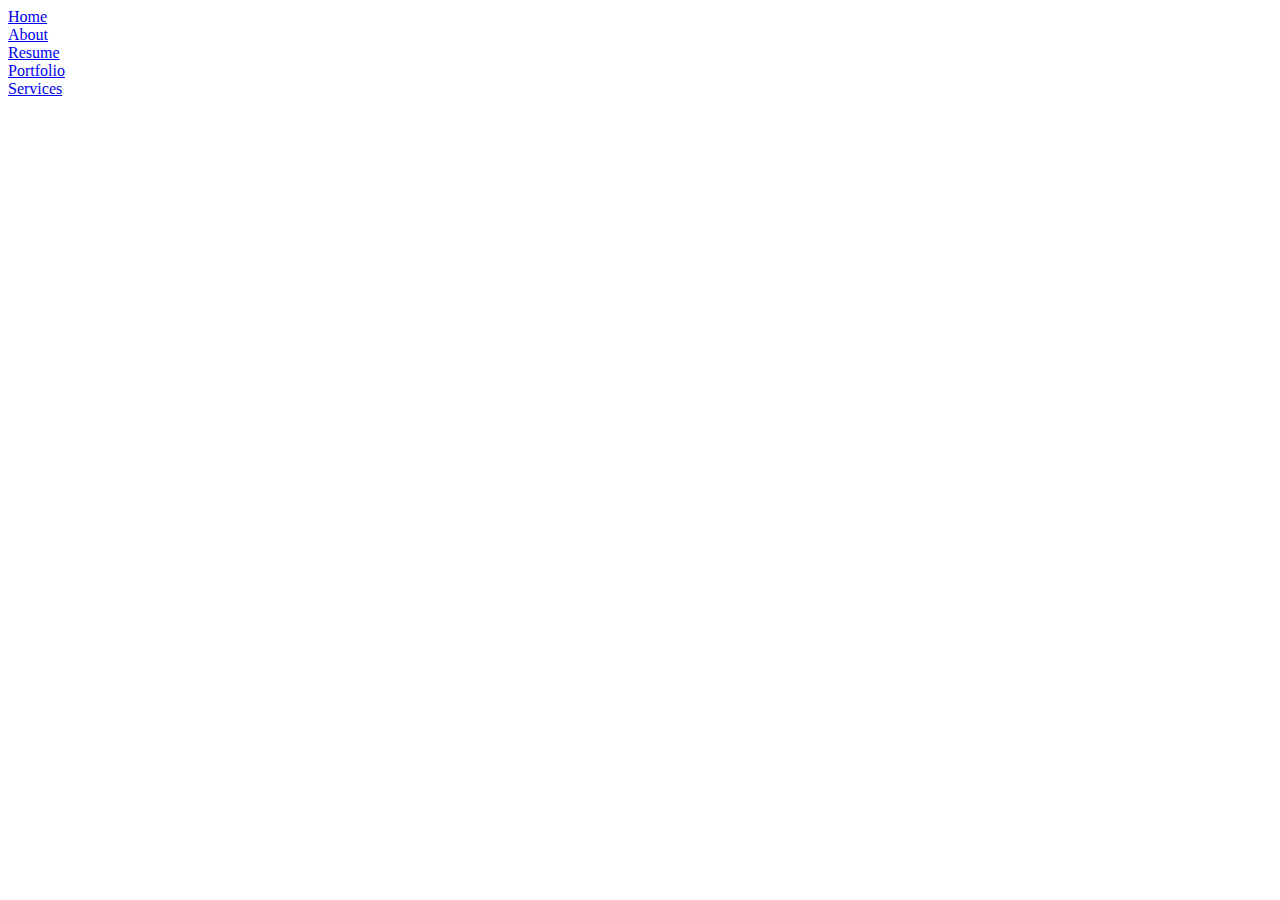
<file: menu.html>
<!DOCTYPE html>
<html lang="en">
<li><a href="index.html#hero" class="active"><i class="bi bi-house navicon"></i>Home</a></li>
<li><a href="#about"><i class="bi bi-person navicon"></i> About</a></li>
<li><a href="#resume"><i class="bi bi-file-earmark-text navicon"></i> Resume</a></li>
<li><a href="#portfolio"><i class="bi bi-images navicon"></i> Portfolio</a></li>
<li><a href="#services"><i class="bi bi-hdd-stack navicon"></i> Services</a></li>
</file>
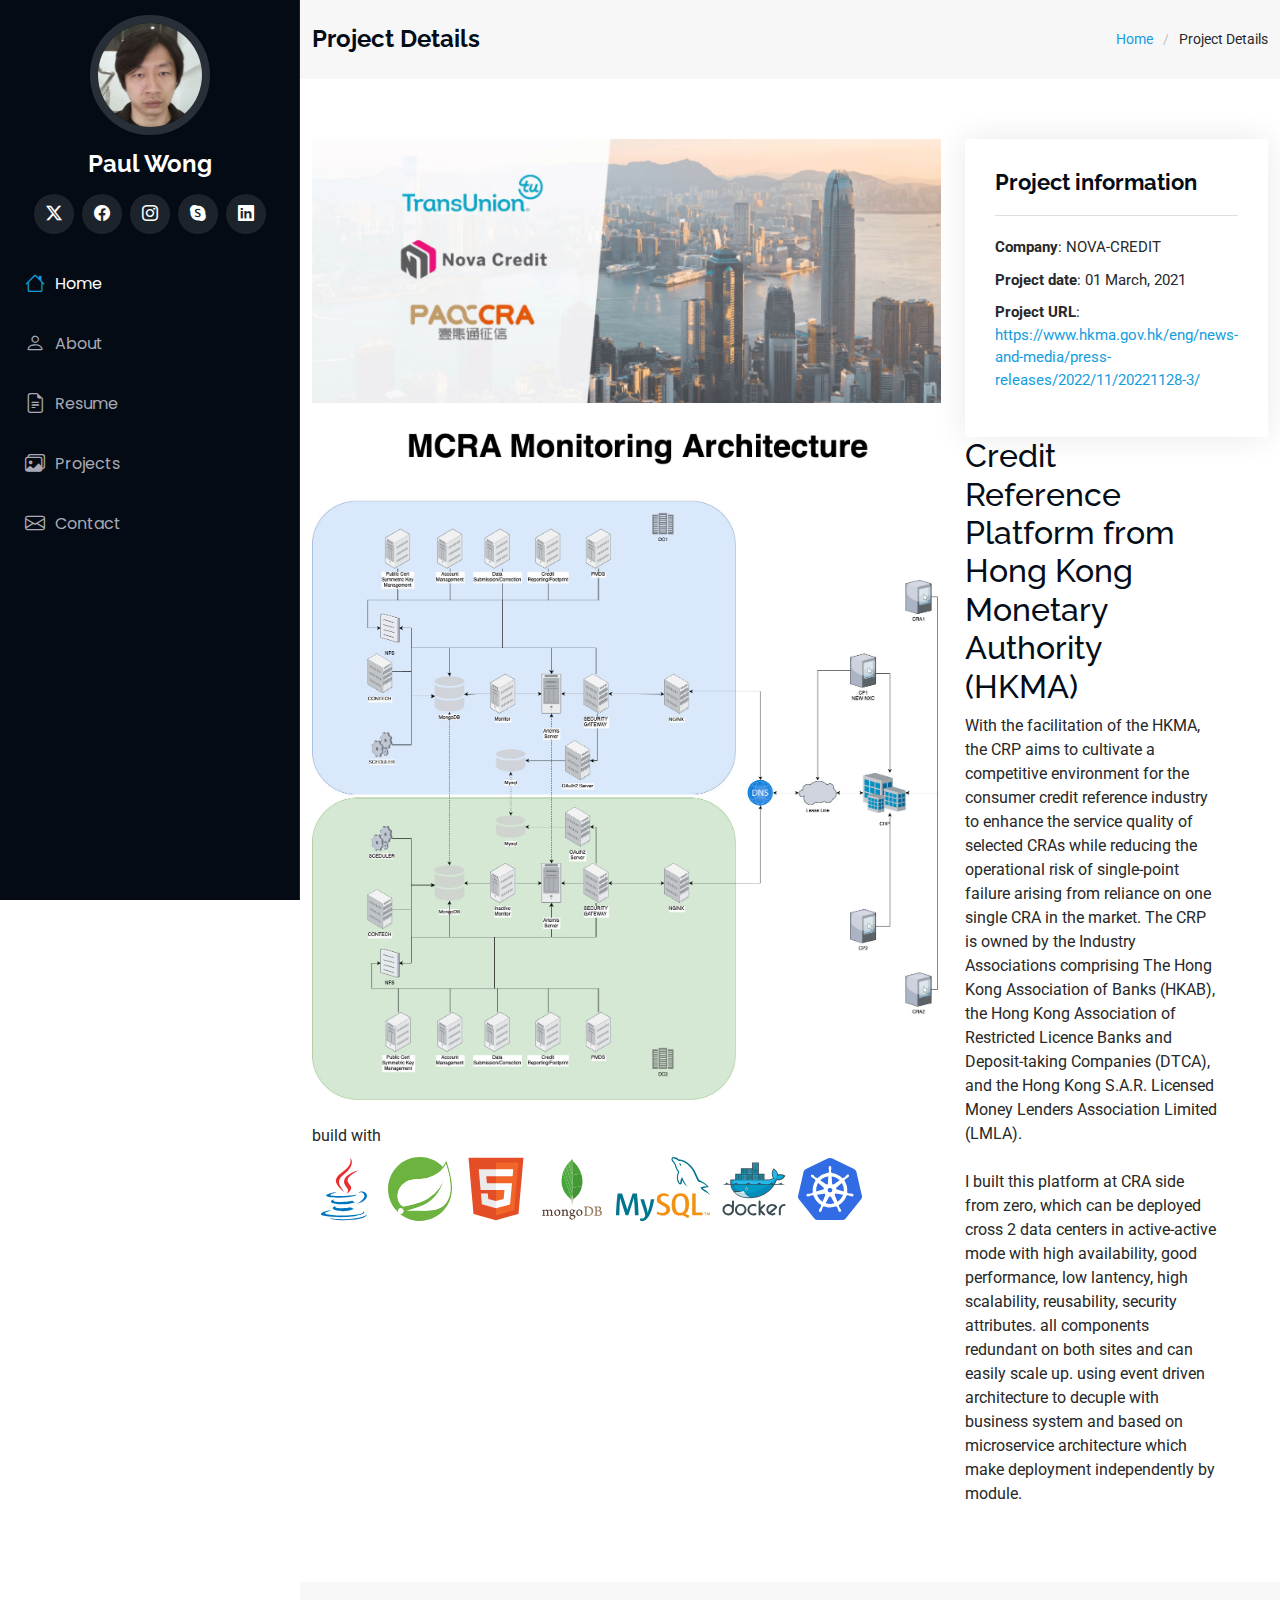
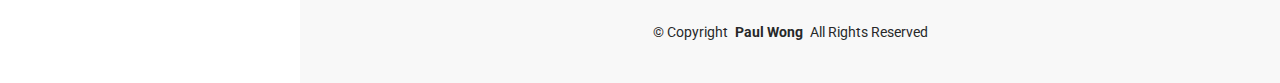
<file: project-details-cds.html>
<!DOCTYPE html>
<html lang="en">

<head>
  <meta charset="utf-8">
  <meta content="width=device-width, initial-scale=1.0" name="viewport">
  <title>Portfolio Details</title>
  <meta content="" name="description">
  <meta content="" name="keywords">

  <!-- Favicons -->
  <link href="assets/img/favicon.png" rel="icon">
  <link href="assets/img/apple-touch-icon.png" rel="apple-touch-icon">

  <!-- Fonts -->
  <link href="https://fonts.googleapis.com" rel="preconnect">
  <link href="https://fonts.gstatic.com" rel="preconnect" crossorigin>
  <link href="https://fonts.googleapis.com/css2?family=Roboto:ital,wght@0,100;0,300;0,400;0,500;0,700;0,900;1,100;1,300;1,400;1,500;1,700;1,900&family=Poppins:ital,wght@0,100;0,200;0,300;0,400;0,500;0,600;0,700;0,800;0,900;1,100;1,200;1,300;1,400;1,500;1,600;1,700;1,800;1,900&family=Raleway:ital,wght@0,100;0,200;0,300;0,400;0,500;0,600;0,700;0,800;0,900;1,100;1,200;1,300;1,400;1,500;1,600;1,700;1,800;1,900&display=swap" rel="stylesheet">

  <!-- Vendor CSS Files -->
  <link href="assets/vendor/bootstrap/css/bootstrap.min.css" rel="stylesheet">
  <link href="assets/vendor/bootstrap-icons/bootstrap-icons.css" rel="stylesheet">
  <link href="assets/vendor/aos/aos.css" rel="stylesheet">
  <link href="assets/vendor/glightbox/css/glightbox.min.css" rel="stylesheet">
  <link href="assets/vendor/swiper/swiper-bundle.min.css" rel="stylesheet">

  <!-- Main CSS File -->
  <link href="assets/css/main.css" rel="stylesheet">

  <!-- =======================================================
  * Template Name: iPortfolio
  * Template URL: https://bootstrapmade.com/iportfolio-bootstrap-portfolio-websites-template/
  * Updated: Jun 12 2024 with Bootstrap v5.3.3
  * Author: BootstrapMade.com
  * License: https://bootstrapmade.com/license/
  ======================================================== -->
</head>

<body class="portfolio-details-page">

  <header id="header" class="header d-flex flex-column">
    <i class="header-toggle d-xl-none bi bi-list"></i>

    <div class="profile-img">
      <img src="assets/img/my-profile-img-2.png" alt="" class="img-fluid rounded-circle">
    </div>

    <a href="index.html" class="logo d-flex align-items-center justify-content-center">
      <!-- Uncomment the line below if you also wish to use an image logo -->
      <!-- <img src="assets/img/logo.png" alt=""> -->
      <h1 class="sitename">Paul Wong</h1>
    </a>

    <div class="social-links text-center">
      <a href="#" class="twitter"><i class="bi bi-twitter-x"></i></a>
      <a href="#" class="facebook"><i class="bi bi-facebook"></i></a>
      <a href="#" class="instagram"><i class="bi bi-instagram"></i></a>
      <a href="#" class="google-plus"><i class="bi bi-skype"></i></a>
      <a href="#" class="linkedin"><i class="bi bi-linkedin"></i></a>
    </div>

    <nav id="navmenu" class="navmenu">
      <ul>
        <li><a href="#hero" class="active"><i class="bi bi-house navicon"></i>Home</a></li>
        <li><a href="#about" onclick="window.location.href='index.html#about'"><i class="bi bi-person navicon"></i> About</a></li>
        <li><a href="#resume" onclick="window.location.href='index.html#resume'"><i class="bi bi-file-earmark-text navicon"></i> Resume</a></li>
        <li><a href="#projects" onclick="window.location.href='index.html#projects'"><i class="bi bi-images navicon"></i> Projects</a></li>
        <!-- <li><a href="#services"><i class="bi bi-hdd-stack navicon"></i> Services</a></li> -->
        <li><a href="#contact" onclick="window.location.href='index.html#contact'"><i class="bi bi-envelope navicon"></i> Contact</a></li>
      </ul>
    </nav>

  </header>

  <main class="main" id="main">

    <!-- Page Title -->
    <div class="page-title" data-aos="fade">
      <div class="container d-lg-flex justify-content-between align-items-center">
        <h1 class="mb-2 mb-lg-0">Project Details</h1>
        <nav class="breadcrumbs">
          <ol>
            <li><a href="index.html">Home</a></li>
            <li class="current">Project Details</li>
          </ol>
        </nav>
      </div>
    </div><!-- End Page Title -->
  
    <!-- Portfolio Details Section -->
    <section id="portfolio-details" class="portfolio-details section">
  
      <div class="container" data-aos="fade-up" data-aos-delay="100">
  
        <div class="row gy-4">
  
          <div class="col-lg-8">
            <div class="portfolio-details-slider swiper">
  
              <script type="application/json" class="swiper-config">
                {
                  "loop": true,
                  "speed": 600,
                  "autoplay": {
                    "delay": 5000
                  },
                  "slidesPerView": "auto",
                  "pagination": {
                    "el": ".swiper-pagination",
                    "type": "bullets",
                    "clickable": true
                  }
                }
              </script>
  
              <div >
  
                <div>
                  <img src="assets/img/portfolio/cds/Hong-Kong-Officially-Launches-Its-Credit-Reference-Platform-2-720x267.png" alt="">
                </div>
                <br>
                <div>
                  <img src="assets/img/portfolio/cds/batch-control-monitoring-MCRA-3.drawio.jpg" alt="">
                </div>
                <div>
                  <br>build with
                </div>
                <div>
                  <ul class="dev-icons">
                    <li class="software-skill-inline" name="java">
                      <svg xmlns="http://www.w3.org/2000/svg" width="64" height="64" viewBox="0 0 128 128"><path fill="#0074bd" d="M47.617 98.12s-4.767 2.774 3.397 3.71c9.892 1.13 14.947.968 25.845-1.092c0 0 2.871 1.795 6.873 3.351c-24.439 10.47-55.308-.607-36.115-5.969m-2.988-13.665s-5.348 3.959 2.823 4.805c10.567 1.091 18.91 1.18 33.354-1.6c0 0 1.993 2.025 5.132 3.131c-29.542 8.64-62.446.68-41.309-6.336"/><path fill="#ea2d2e" d="M69.802 61.271c6.025 6.935-1.58 13.17-1.58 13.17s15.289-7.891 8.269-17.777c-6.559-9.215-11.587-13.792 15.635-29.58c0 .001-42.731 10.67-22.324 34.187"/><path fill="#0074bd" d="M102.123 108.229s3.529 2.91-3.888 5.159c-14.102 4.272-58.706 5.56-71.094.171c-4.451-1.938 3.899-4.625 6.526-5.192c2.739-.593 4.303-.485 4.303-.485c-4.953-3.487-32.013 6.85-13.743 9.815c49.821 8.076 90.817-3.637 77.896-9.468M49.912 70.294s-22.686 5.389-8.033 7.348c6.188.828 18.518.638 30.011-.326c9.39-.789 18.813-2.474 18.813-2.474s-3.308 1.419-5.704 3.053c-23.042 6.061-67.544 3.238-54.731-2.958c10.832-5.239 19.644-4.643 19.644-4.643m40.697 22.747c23.421-12.167 12.591-23.86 5.032-22.285c-1.848.385-2.677.72-2.677.72s.688-1.079 2-1.543c14.953-5.255 26.451 15.503-4.823 23.725c0-.002.359-.327.468-.617"/><path fill="#ea2d2e" d="M76.491 1.587S89.459 14.563 64.188 34.51c-20.266 16.006-4.621 25.13-.007 35.559c-11.831-10.673-20.509-20.07-14.688-28.815C58.041 28.42 81.722 22.195 76.491 1.587"/><path fill="#0074bd" d="M52.214 126.021c22.476 1.437 57-.8 57.817-11.436c0 0-1.571 4.032-18.577 7.231c-19.186 3.612-42.854 3.191-56.887.874c0 .001 2.875 2.381 17.647 3.331"/></svg>
                    </li>
                    <li class="software-skill-inline" name="">
                      <svg xmlns="http://www.w3.org/2000/svg" width="64" height="64" viewBox="0 0 256 256"><path fill="#6db33f" d="M38.944 35.879c50.58-48.999 131.454-47.682 180.453 3.161c5.532-7.376 10.274-15.542 13.699-23.972c16.07 48.999 25.817 90.095 22.128 121.97c-1.844 26.87-12.381 52.687-29.768 73.235c-45.31 53.741-125.922 60.59-179.663 15.28l-1.028-.915l-.055-.036q-.252-.176-.498-.367q-.735-.573-1.336-1.24l-.144-.164l-1.68-1.493c-1.64-1.405-3.279-2.81-4.733-4.4l-.536-.606c-49-50.58-47.419-131.454 3.16-180.453M57.91 207.376c-4.742-3.688-11.591-3.162-15.28 1.58c-3.242 4.17-3.226 9.969.049 13.815l.052.06l2.033 1.807l.2.136c4.604 3.028 10.8 2.402 14.333-1.878l.194-.241c3.688-4.742 2.898-11.591-1.58-15.28M231.78 28.239c-13.173 27.661-45.84 48.736-74.027 55.322c-26.607 6.322-49.79 1.054-74.289 10.537c-55.848 21.339-54.794 87.724-24.236 102.74l1.844 1.054s22.074-4.389 43.902-10.185l1.87-.5c8.718-2.35 17.295-4.91 24.302-7.492c36.354-13.435 76.397-46.628 89.568-85.09c-6.849 40.042-41.359 78.767-75.87 96.418c-18.44 9.483-32.665 11.59-62.96 22.128c-3.688 1.317-6.586 2.635-6.586 2.635l1.108-.15l.736-.095l.733-.092c6.69-.83 12.702-1.244 12.702-1.244c42.94-2.108 110.38 12.118 141.729-29.768c32.139-42.677 14.225-111.697-.527-156.218"/><path fill="#fff" d="M57.911 207.376c4.479 3.688 5.269 10.537 1.58 15.279c-3.687 4.742-10.537 5.269-15.279 1.58s-5.268-10.537-1.58-15.279s10.537-5.268 15.28-1.58M231.78 28.239c14.752 44.521 32.666 113.541.527 156.218c-31.35 41.886-98.789 27.66-141.729 29.768c0 0-6.012.415-12.702 1.244l-.733.092q-.919.117-1.844.245s2.898-1.318 6.586-2.635c30.295-10.537 44.52-12.645 62.96-22.128c34.511-17.65 69.021-56.376 75.87-96.418c-13.171 38.462-53.214 71.655-89.568 85.09c-25.026 9.22-70.074 18.177-70.074 18.177l-1.844-1.054c-30.558-15.016-31.612-81.401 24.236-102.74c24.5-9.483 47.682-4.215 74.29-10.537c28.187-6.586 60.853-27.66 74.025-55.322"/></svg>
                    </li>
                    <li class="software-skill-inline" name="">
                      <svg xmlns="http://www.w3.org/2000/svg" width="64" height="64" viewBox="0 0 128 128"><path fill="#e44d26" d="M19.037 113.876L9.032 1.661h109.936l-10.016 112.198l-45.019 12.48z"/><path fill="#f16529" d="m64 116.8l36.378-10.086l8.559-95.878H64z"/><path fill="#ebebeb" d="M64 52.455H45.788L44.53 38.361H64V24.599H29.489l.33 3.692l3.382 37.927H64zm0 35.743l-.061.017l-15.327-4.14l-.979-10.975H33.816l1.928 21.609l28.193 7.826l.063-.017z"/><path fill="#fff" d="M63.952 52.455v13.763h16.947l-1.597 17.849l-15.35 4.143v14.319l28.215-7.82l.207-2.325l3.234-36.233l.335-3.696h-3.708zm0-27.856v13.762h33.244l.276-3.092l.628-6.978l.329-3.692z"/></svg>    
                    </li>
                    <li class="software-skill-inline" name="">
                      <svg xmlns="http://www.w3.org/2000/svg" width="64" height="64" viewBox="0 0 128 128"><path fill="#94795d" fill-rule="evenodd" d="M87.259 100.139c.169-.325.331-.612.469-.909c.087-.19.221-.228.41-.223c1.133.032 2.266.067 3.4.078c.963.01 1.928-.008 2.892-.019c1.086-.013 2.172-.07 3.257-.039c1.445.042 2.853.325 4.16.968c1.561.769 2.742 1.94 3.547 3.483a8.7 8.7 0 0 1 .931 3.14c.172 1.608.059 3.179-.451 4.717c-.632 1.906-1.832 3.365-3.499 4.458c-1.283.841-2.69 1.338-4.198 1.622c-1.596.301-3.197.204-4.798.209c-1.756.007-3.511-.031-5.267-.051c-.307-.003-.351-.061-.27-.354l.075-.27c.171-.538.263-.562.809-.652a2.8 2.8 0 0 0 1.087-.413c.184-.122.26-.44.332-.685c.062-.214.065-.449.067-.675c.025-3.425.051-6.849.065-10.272a44 44 0 0 0-.065-2.596c-.034-.605-.357-1.019-1.077-1.162c-.56-.111-1.124-.197-1.687-.296zm16.076 8.293c-.076-.682-.113-1.37-.235-2.042c-.292-1.613-.998-3.018-2.238-4.119c-2.005-1.779-4.419-2.053-6.949-1.841c-.576.048-.7.245-.709.837c-.014.84-.028 1.68-.029 2.52q-.006 3.996 0 7.992q0 1.138.031 2.272c.024.774.305 1.429 1.063 1.729c1.195.473 2.452.529 3.706.336c2.003-.307 3.404-1.474 4.344-3.223c.744-1.388.954-2.903 1.016-4.461m4.869 9.071c-.024-.415.146-.758.356-1.073c.057-.085.253-.081.388-.108l1.146-.227c.405-.086.618-.358.675-.755c.038-.262.074-.527.077-.792a880 880 0 0 0 .059-6.291c.01-2.1.002-4.2.002-6.3l-.009-.401c-.041-.675-.367-1.025-1.037-1.124l-1.453-.221c-.179-.024-.244-.11-.179-.269c.112-.271.219-.552.377-.796c.059-.09.258-.125.392-.122c.694.01 1.388.062 2.082.061l6.041-.036c1.164-.001 2.288.202 3.332.759c1.149.612 1.792 1.559 1.976 2.849c.192 1.355-.219 2.497-1.209 3.404c-.407.374-.934.618-1.406.922l-.154.096c.438.161.855.3 1.261.466c1.188.487 2.133 1.248 2.633 2.463c.395.959.395 1.959.161 2.953c-.364 1.556-1.389 2.591-2.722 3.374c-1.251.735-2.605 1.163-4.047 1.235c-1.33.067-2.666.042-3.999.057l-.772.004a996 996 0 0 1-3.854-.096zm5.537-6.089h.013c0 .658-.009 1.316.003 1.974c.008.426-.007.864.085 1.274c.138.613.418 1.166 1.106 1.342a6.7 6.7 0 0 0 2.818.124c1.177-.205 2.116-.795 2.631-1.916c.382-.833.439-1.716.308-2.618c-.174-1.188-.805-2.05-1.854-2.615c-.688-.371-1.422-.598-2.204-.628c-.876-.033-1.753-.035-2.629-.062c-.246-.007-.28.118-.279.32c.005.934.002 1.869.002 2.805m1.865-4.475c.479-.024 1.021-.031 1.56-.085c1.032-.103 1.759-.622 2.138-1.609c.193-.501.185-1.017.19-1.538c.015-1.357-.777-2.469-2.066-2.929c-.995-.355-2.021-.361-3.053-.333c-.418.011-.605.194-.611.615l-.062 5.489c-.003.218.091.312.303.319z" clip-rule="evenodd"/><path fill="#50382b" fill-rule="evenodd" d="m10.543 116.448l-.073.944c-.68 0-1.307-.005-1.934.002c-1.181.012-2.362.031-3.544.048l-.114.007c-.169-.02-.476-.02-.484-.07c-.05-.281-.034-.576-.021-.867c.001-.033.116-.075.183-.091l.919-.205c.573-.149.775-.396.802-.988c.031-.667.062-1.335.065-2.002c.009-1.642-.001-3.282.006-4.924c.001-.384-.132-.67-.49-.826a44 44 0 0 0-1.285-.546c-.204-.082-.469-.127-.445-.401c.024-.279.281-.352.523-.407c1.002-.229 2.005-.452 3.004-.696c.322-.079.63-.212 1.015-.346c.02.208.057.406.053.604l-.059.941c-.001.106.054.248.133.307c.048.037.209-.03.289-.092c.854-.65 1.758-1.211 2.789-1.538c1.597-.507 2.968-.037 3.928 1.34c.338.485.339.485.808.146c.805-.585 1.647-1.101 2.589-1.441c2.068-.747 4.055.201 4.774 2.284c.262.756.362 1.537.36 2.335l-.019 5.298c-.001.437.144.686.56.822c.467.153.951.258 1.477.396l-.122.911c-.598 0-1.148-.004-1.698.001c-1.344.012-2.688.019-4.031.05c-.234.006-.295-.052-.307-.271c-.039-.701-.045-.7.615-.858l.222-.057c.645-.176.86-.374.865-1.028c.015-1.878.054-3.761-.041-5.635c-.099-1.944-1.642-2.979-3.526-2.481a5.2 5.2 0 0 0-1.69.814c-.175.125-.208.269-.194.488q.081 1.242.093 2.486c.012 1.451-.006 2.902 0 4.354c.002.588.203.813.784.949l.863.199l.16.036c.012.276.023.552.01.828c-.008.173-.142.188-.292.185c-.839-.021-1.679-.049-2.518-.047c-1.021.002-2.041.031-3.061.049h-.24c0-.293-.014-.573.01-.852c.005-.067.123-.161.204-.182l1.006-.213c.427-.105.631-.324.655-.758c.114-2.01.196-4.021.007-6.03a3.7 3.7 0 0 0-.326-1.145c-.515-1.138-1.674-1.613-3.011-1.271c-.635.162-1.208.453-1.75.82a.8.8 0 0 0-.378.695q.002 3.008.013 6.014l.011.773c.012.539.241.823.776.939c.344.078.692.131 1.082.203" clip-rule="evenodd"/><path fill="#4f382b" fill-rule="evenodd" d="M71.001 105.285c.155.754.152 1.432-.402 1.946c-.55.511-1.246.339-1.925.225c.063.358.133.662.167.97c.247 2.289-.738 3.988-2.861 4.959c-.802.366-1.653.502-2.522.572c-.432.034-.81.364-.851.719c-.042.36.184.73.636.838c.533.127 1.089.163 1.636.226c1.174.134 2.361.195 3.521.405c1.754.316 2.733 1.847 2.424 3.609c-.275 1.568-1.183 2.709-2.449 3.584c-2.133 1.478-4.473 1.91-6.965 1.156c-1.425-.432-2.43-1.369-2.777-2.885c-.174-.759.011-1.446.582-1.961c.679-.61 1.418-1.154 2.129-1.73l.23-.231l-.264-.185c-.725-.344-1.305-.815-1.53-1.633c-.077-.277.003-.459.238-.601q.6-.361 1.193-.735c.186-.116.37-.236.543-.37c.236-.18.215-.314-.067-.418c-.656-.242-1.239-.593-1.691-1.133c-.755-.901-.969-1.974-.907-3.107c.097-1.77 1.058-2.936 2.62-3.686c1.857-.891 3.72-.947 5.613-.135c.7.3 1.438.364 2.189.312c.561-.04 1.051-.252 1.49-.711m-6.843 12.681c-1.394-.012-1.831.16-2.649.993c-.916.934-.911 2.229.003 3.167c.694.711 1.56 1.044 2.523 1.144c1.125.116 2.233.069 3.255-.494c1.09-.603 1.632-1.723 1.387-2.851c-.203-.931-.889-1.357-1.724-1.602c-.95-.278-1.932-.331-2.795-.357m-2.738-8.908c.051.387.072.779.158 1.158c.223.982.65 1.845 1.627 2.282c1.147.515 2.612.294 3.114-1.316a4.85 4.85 0 0 0-.113-3.274a2.5 2.5 0 0 0-.91-1.184c-.996-.695-2.793-.787-3.525.749c-.238.499-.331 1.03-.351 1.585" clip-rule="evenodd"/><path fill="#4f372b" fill-rule="evenodd" d="M47.35 105.038c.037.171.111.365.113.56c.003.371-.037.742-.058 1.113v.322l.314-.24c.86-.708 1.784-1.311 2.86-1.636c1.942-.585 3.882.478 4.515 2.456c.24.752.335 1.525.344 2.311c.02 1.746.032 3.492.05 5.238c.006.627.078.739.671.92a7.4 7.4 0 0 0 1.03.229c.191.03.273.105.263.292l.002.172c-.007.723-.057.756-.758.754c-1.678-.003-3.355.007-5.033.021c-.5.004-.501.019-.551-.475l-.01-.284c.031-.426.041-.422.46-.484c.282-.042.562-.107.837-.179c.283-.073.419-.282.457-.562c.019-.142.044-.284.043-.426c-.024-1.908.007-3.818-.097-5.723c-.084-1.541-1.26-2.459-2.807-2.354a4.05 4.05 0 0 0-2.071.743c-.413.289-.496.706-.494 1.155q.014 2.676.044 5.353c.004.391.015.782.052 1.17c.039.424.188.595.604.687c.398.088.804.139 1.229.21l.036.328c.014.765-.066.822-.809.819c-1.735-.007-3.47.004-5.204.023c-.273.004-.389-.082-.382-.348l-.004-.114c-.045-.689-.025-.715.627-.827l.308-.062c.706-.159.887-.347.897-1.064c.033-2.271.045-4.541.068-6.812c.003-.326-.12-.579-.424-.714a54 54 0 0 0-1.287-.544c-.238-.098-.51-.16-.519-.489c-.006-.232.242-.437.581-.506c.681-.138 1.368-.253 2.041-.422c.67-.167 1.328-.391 2.062-.611" clip-rule="evenodd"/><path fill="#4f382b" fill-rule="evenodd" d="M84.865 110.97c-.032 2.121-.583 3.836-2.083 5.123c-1.9 1.633-4.864 2.188-7.287.967c-1.034-.521-1.794-1.32-2.289-2.357c-.759-1.595-.949-3.272-.553-4.99c.392-1.699 1.421-2.93 2.961-3.727c1.584-.819 3.252-1.139 5.011-.709c2.225.543 3.824 2.357 4.142 4.667c.057.405.079.815.098 1.026m-2.577 1.149l-.086-.01c0-.2.011-.4-.002-.6c-.073-1.246-.353-2.433-1.075-3.476c-.685-.988-1.618-1.571-2.832-1.656c-1.359-.096-2.501.664-2.902 2.052c-.602 2.084-.398 4.115.66 6.024c.461.832 1.144 1.446 2.059 1.769c1.793.631 3.383-.186 3.85-2.022c.172-.678.222-1.387.328-2.081" clip-rule="evenodd"/><path fill="#4f372b" fill-rule="evenodd" d="M40.819 111.134c-.037 1.522-.396 2.929-1.336 4.152c-1.007 1.31-2.391 2.01-3.965 2.305c-1.861.348-3.609.032-5.104-1.217c-.71-.594-1.195-1.355-1.515-2.221c-.525-1.42-.656-2.875-.333-4.358c.345-1.587 1.241-2.8 2.63-3.614c1.606-.939 3.339-1.358 5.19-.936c2.38.544 3.754 2.095 4.262 4.443c.102.474.116.964.171 1.446m-2.606 1.004l-.069-.01v-.286c-.039-1.396-.312-2.726-1.145-3.886c-.617-.861-1.443-1.401-2.502-1.552c-1.726-.246-2.854.778-3.228 2.169c-.488 1.817-.335 3.612.42 5.335c.471 1.074 1.215 1.911 2.358 2.317c1.782.633 3.396-.205 3.847-2.034c.166-.669.216-1.367.319-2.053" clip-rule="evenodd"/><path fill="#439934" fill-rule="evenodd" d="M82.362 33.544c1.227 3.547 2.109 7.168 2.4 10.92c.36 4.656.196 9.28-.786 13.859l-.126.366c-.308.001-.622-.038-.923.009c-2.543.4-5.083.814-7.624 1.226c-2.627.426-5.256.835-7.878 1.289c-.929.16-2.079-.031-2.454 1.253l-.18.061l.127-7.678l-.129-18.526l1.224-.21c2.001-.327 4.002-.66 6.006-.979c2.39-.379 4.782-.749 7.174-1.119c1.056-.162 2.113-.313 3.169-.471" clip-rule="evenodd"/><path fill="#45a538" fill-rule="evenodd" d="M62.265 84.911c-1.291-1.11-2.627-2.171-3.864-3.339c-6.658-6.28-11.529-13.673-13.928-22.586c-.661-2.452-1.101-4.945-1.243-7.479c-.1-1.774-.243-3.563-.117-5.328c.333-4.693 1.012-9.341 2.388-13.862l.076-.105c.134.178.326.336.394.537q2.015 5.934 4.004 11.879c4.169 12.451 8.333 24.905 12.509 37.354c.082.243.293.442.445.661z" clip-rule="evenodd"/><path fill="#46a037" fill-rule="evenodd" d="M82.362 33.544c-1.057.157-2.114.309-3.169.471c-2.392.37-4.784.74-7.174 1.119c-2.003.318-4.004.651-6.006.979l-1.224.21l-.01-.798c-.041-.656-.109-1.312-.118-1.968l-.137-12.554c-.032-2.619-.08-5.238-.133-7.856a198 198 0 0 0-.141-4.88c-.04-.873-.181-1.742-.237-2.615c-.033-.502.011-1.008.022-1.512c.624 1.209 1.235 2.427 1.876 3.627c1.013 1.897 2.628 3.295 4.083 4.82c5.746 6.031 9.825 13.039 12.368 20.957" clip-rule="evenodd"/><path fill="#409433" fill-rule="evenodd" d="m64.792 62.527l.18-.061c.375-1.284 1.525-1.093 2.454-1.253c2.622-.454 5.251-.863 7.878-1.289c2.541-.411 5.081-.825 7.624-1.226c.301-.047.615-.008.923-.009c-.475 1.696-.849 3.429-1.452 5.078c-.685 1.87-1.513 3.696-2.392 5.486a37.6 37.6 0 0 1-4.853 7.458c-1.466 1.762-3.1 3.393-4.737 5.002c-.906.889-1.972 1.614-2.966 2.414l-.258-.176l-.927-.792l-.959-2.104a31.7 31.7 0 0 1-1.065-7.516l.018-.428l.131-1.854c.043-.633.101-1.265.128-1.898c.096-2.276.182-4.554.273-6.832" clip-rule="evenodd"/><path fill="#4faa41" fill-rule="evenodd" d="M64.792 62.527c-.09 2.278-.176 4.557-.273 6.835c-.027.634-.084 1.266-.128 1.898l-.584.221c-1.298-3.821-2.597-7.602-3.867-11.392c-2.101-6.271-4.176-12.551-6.274-18.824a3423 3423 0 0 0-5.118-15.176c-.081-.236-.311-.422-.471-.631l3.74-6.877c.129.223.298.432.379.672c1.73 5.12 3.457 10.241 5.169 15.367c2.228 6.67 4.441 13.343 6.667 20.014c.089.266.235.512.375.811l.512-.596z" clip-rule="evenodd"/><path fill="#4aa73c" fill-rule="evenodd" d="M48.076 25.458c.161.209.391.395.471.631a3380 3380 0 0 1 5.118 15.176c2.098 6.273 4.173 12.553 6.274 18.824c1.27 3.79 2.569 7.57 3.867 11.392l.584-.221l-.131 1.854l-.119.427c-.203 2.029-.374 4.062-.622 6.087c-.124 1.015-.389 2.011-.59 3.015c-.151-.219-.363-.418-.445-.661c-4.177-12.449-8.34-24.903-12.509-37.354a3011 3011 0 0 0-4.004-11.879c-.068-.201-.26-.359-.394-.537z" clip-rule="evenodd"/><path fill="#57ae47" fill-rule="evenodd" d="m64.918 54.849l-.512.596c-.14-.299-.286-.545-.375-.811c-2.226-6.671-4.439-13.344-6.667-20.014a4618 4618 0 0 0-5.169-15.367c-.081-.24-.25-.449-.379-.672l4.625-6.084c.146.194.354.367.429.586q1.925 5.64 3.822 11.289c1.182 3.518 2.346 7.04 3.542 10.552c.08.235.359.401.545.601l.01.798z" clip-rule="evenodd"/><path fill="#60b24f" fill-rule="evenodd" d="M64.779 35.525c-.187-.199-.465-.365-.545-.601c-1.195-3.512-2.36-7.034-3.542-10.552a2496 2496 0 0 0-3.822-11.289c-.075-.219-.283-.392-.429-.586c1.504-1.473 2.961-2.999 4.526-4.404c1.391-1.248 2.509-2.586 2.561-4.559l.11-.393l.396.998c-.01.504-.055 1.01-.022 1.512c.057.873.198 1.742.237 2.615c.073 1.625.108 3.253.141 4.88c.053 2.618.101 5.237.133 7.856l.137 12.554c.01.657.079 1.313.119 1.969" clip-rule="evenodd"/><path fill="#a9aa88" fill-rule="evenodd" d="M62.929 82.642c.201-1.004.466-2 .59-3.015c.248-2.024.419-4.058.622-6.087l.051-.008l.05.009a31.7 31.7 0 0 0 1.065 7.516c-.135.178-.324.335-.396.535c-.555 1.566-1.079 3.145-1.637 4.71c-.076.214-.29.381-.439.568l-.571-1.96z" clip-rule="evenodd"/><path fill="#b6b598" fill-rule="evenodd" d="M62.835 86.871c.149-.188.363-.354.439-.568c.558-1.565 1.082-3.144 1.637-4.71c.071-.2.261-.357.396-.535l.959 2.104c-.189.268-.451.511-.556.81l-1.836 5.392c-.076.217-.333.369-.507.552z" clip-rule="evenodd"/><path fill="#c2c1a7" fill-rule="evenodd" d="M63.367 89.915c.173-.183.431-.335.507-.552l1.836-5.392c.104-.299.367-.542.556-.81l.928.791c-.448.443-.697.955-.547 1.602l-.282.923c-.128.158-.314.296-.377.477c-.641 1.836-1.252 3.682-1.898 5.517c-.082.232-.309.415-.468.621z" clip-rule="evenodd"/><path fill="#cecdb7" fill-rule="evenodd" d="M63.621 93.091c.16-.206.387-.389.468-.621c.646-1.835 1.258-3.681 1.898-5.517c.063-.181.249-.318.377-.477l-.389 4.236c-.104.12-.254.225-.304.364l-1.294 3.708c-.091.253-.265.479-.401.716c-.121-.158-.337-.311-.347-.475c-.038-.642-.011-1.289-.008-1.934" clip-rule="evenodd"/><path fill="#dbdac7" fill-rule="evenodd" d="M63.977 95.501c.136-.237.31-.463.401-.716l1.294-3.708c.05-.14.201-.244.304-.364l.01 2.78l-.931 2.387z" clip-rule="evenodd"/><path fill="#ebe9dc" fill-rule="evenodd" d="m65.055 95.88l.931-2.387l.192 2.824z" clip-rule="evenodd"/><path fill="#cecdb7" fill-rule="evenodd" d="M66.646 85.554c-.149-.646.099-1.158.547-1.602l.258.176z" clip-rule="evenodd"/><path fill="#4faa41" fill-rule="evenodd" d="m64.242 73.542l-.05-.009l-.051.008l.119-.427z" clip-rule="evenodd"/></svg>
                    </li>
                    <li class="software-skill-inline" name="">
                      <svg xmlns="http://www.w3.org/2000/svg" width="93.9" height="64" viewBox="0 0 512 349"><path fill="#00758f" d="m152.31 230.297l15.56 50.487c3.496 11.463 4.954 19.465 4.37 24.026q12.765-34.188 17.839-74.513h18.71q-12.069 65.65-31.827 95.41c-10.262 15.289-21.504 22.933-33.746 22.933c-3.264 0-7.288-.986-12.063-2.944v-10.55c2.333.342 5.07.525 8.218.525q8.565-.002 13.816-4.742c4.193-3.849 6.292-8.175 6.292-12.97c0-3.274-1.637-9.993-4.896-20.157l-21.68-67.505zM33.223 199.266l28.5 86.956h.176l28.675-86.956h23.428c5.13 43.124 8.16 82.581 9.09 118.346H103.34q-1.044-50.148-5.768-94.32H97.4l-30.078 94.32H52.28l-29.896-94.32h-.176q-3.325 42.422-4.196 94.32H0c1.164-42.08 4.077-81.525 8.739-118.346z"/><path fill="#f29111" d="M352.498 197.51c30.657 0 45.986 19.586 45.986 58.739c0 21.276-4.61 37.347-13.821 48.204c-1.66 1.984-3.495 3.698-5.427 5.286l21.695 10.727l-.021-.001l-7.703 13.302l-28.253-16.485q-7.026 2.08-15.451 2.08c-15.053 0-26.297-4.387-33.731-13.15c-8.16-9.694-12.238-24.955-12.238-45.757c0-21.156 4.602-37.166 13.816-48.037c8.392-9.944 20.11-14.909 35.148-14.909m-93.88.172c10.957 0 20.92 2.932 29.894 8.775l-4.558 10.157c-7.679-3.264-15.25-4.903-22.716-4.903c-6.058 0-10.726 1.458-13.98 4.392c-3.272 2.908-5.296 6.65-5.296 11.212c0 7.01 4.994 13.089 14.215 18.225a816 816 0 0 1 9.031 5.011l.688.387l.345.194l.689.387l.344.194l.688.388c6.98 3.935 13.548 7.691 13.548 7.691c9.22 6.545 13.816 13.523 13.816 25.016c0 10.037-3.678 18.276-11.01 24.723c-7.337 6.418-17.194 9.636-29.538 9.636c-11.545 0-22.734-3.704-33.572-11.05l5.07-10.166c9.327 4.675 17.767 7.01 25.346 7.01c7.108 0 12.672-1.587 16.697-4.721c4.017-3.157 6.424-7.56 6.424-13.143c0-7.027-4.888-13.034-13.855-18.073a898 898 0 0 1-8.395-4.697l-.687-.389c-1.262-.713-2.533-1.435-3.778-2.142l-.675-.384c-6.055-3.444-11.29-6.453-11.29-6.453c-8.964-6.557-13.459-13.592-13.459-25.184c0-9.587 3.352-17.336 10.046-23.231q10.066-8.862 25.968-8.862m175.895 1.584v103.788h37.238v14.558h-56.124V199.266zm57.93 103.833v2.46h-4.094v12.04h-3.13v-12.04h-4.253v-2.46zm7.56 0l3.931 9.884l3.611-9.884h4.437v14.5h-2.95v-11.035l-4.11 11.035h-2.127l-4.117-11.035h-.158v11.035h-2.791v-14.5zM350.57 212.064c-18.066 0-27.104 14.91-27.104 44.71c0 17.07 2.395 29.448 7.176 37.163c4.428 7.14 11.363 10.703 20.806 10.703c18.066 0 27.103-15.026 27.103-45.064c0-16.831-2.395-29.103-7.17-36.822c-4.433-7.124-11.365-10.69-20.81-10.69"/><path fill="#00758f" d="M303.218 7.333c5.993-14.726 26.948-3.574 35.08 1.57c1.993 1.287 4.279 4.006 6.564 5.011c3.565.14 7.127.419 10.698.568c6.698 1.574 12.972 2.86 18.25 5.866c24.528 14.445 40.495 29.165 55.19 53.479c3.14 5.15 4.709 10.723 7.274 16.296c3.56 8.307 7.56 17.027 11.692 24.882c1.85 3.724 3.281 7.865 5.85 11.01c1.003 1.438 3.852 1.862 5.555 2.721c4.708 2.437 10.412 4.287 14.84 7.147c8.269 5.156 16.264 11.3 23.532 17.59c2.709 2.428 4.555 5.865 7.136 8.433v1.296c-2.291.703-4.574 1.423-6.859 2c-4.991 1.282-9.412.992-14.254 2.275c-2.992.868-6.707 2.013-9.845 2.304l.29.292c1.846 5.275 11.834 9.565 16.402 12.72c5.548 4.004 10.689 8.86 14.827 14.437c1.429 1.423 2.858 2.718 4.28 4.137c.994 1.438 1.274 3.298 2.28 4.58v.434c-1.114-.393-1.915-1.143-2.674-1.927l-.453-.473c-.453-.47-.91-.932-1.431-1.313c-3.148-2.15-6.274-4.722-9.422-6.721c-5.412-3.434-11.689-5.427-17.246-8.874c-3.142-2.001-6.137-4.28-9.132-6.57c-2.715-2.007-5.705-5.861-7.411-8.721c-1.005-1.58-1.143-3.437-2.291-4.58c.205-1.909 1.954-2.476 3.719-2.942l.406-.107c.609-.158 1.205-.316 1.725-.525c7.414-3.148 16.253-4.29 27.667-4.004c-.43-2.866-7.562-6.437-9.839-8.153c-4.57-3.294-9.409-6.731-14.257-9.729c-2.569-1.57-6.996-2.716-9.842-3.999c-3.851-1.574-12.41-3.147-14.544-6.145c-3.625-4.726-6.229-10.363-8.757-16.057l-.688-1.554l-.69-1.553c-2.988-6.857-6.7-14.006-9.695-21.027c-1.566-3.425-2.285-6.431-4-9.716c-10.407-20.158-25.81-37.035-44.485-48.904c-6.137-3.862-12.98-7.436-20.534-9.865c-4.281-1.293-9.419-.578-13.98-1.57h-3.002c-2.562-.722-4.701-3.438-6.7-4.87c-4.415-2.998-8.837-5.011-14.117-7.15c-1.85-.858-7.133-2.856-8.977-1.283c-1.142.287-1.721.718-2.002 1.864c-1.136 1.71-.137 4.286.57 5.863c2.142 4.57 5.134 7.286 7.85 11.148c2.416 3.425 5.417 7.287 7.13 11.011c3.696 8.005 5.417 16.874 8.842 24.878c1.27 3.01 3.279 6.435 5.128 9.15c1.567 2.155 4.416 3.713 5.278 6.441c1.718 2.86-2.572 12.297-3.565 15.294c-3.715 11.727-2.995 28.028 1.283 38.193l.228.536l.228.543c1.562 3.723 3.234 7.732 7.387 8.773c.286-.284 0-.135.567-.284c1.005-7.868 1.288-15.445 4-21.601c1.567-3.849 4.696-6.57 6.841-9.712c1.43.856 1.43 3.437 2.282 5.145c1.856 4.43 3.849 9.287 6.137 13.73c4.696 9.15 9.98 18.021 15.967 26.025c2.005 2.859 4.85 6.006 7.416 8.581c1.143.997 2.423 1.573 3.282 2.856h.28v.432c-4.278-1.577-6.99-6.003-10.402-8.587c-6.424-4.857-14.117-12.151-18.545-19.15c-1.852-4.018-3.854-7.869-5.85-11.867v-.289c-.853 1.142-.567 2.276-.994 4.004c-1.852 7.145-.426 15.296-6.843 17.866c-7.274 3.01-12.7-4.857-14.977-8.432c-7.276-11.866-9.269-31.884-4.138-48.043c1.14-3.577 1.295-7.867 3.285-10.723c-.43-2.582-2.42-3.288-3.571-4.87c-1.996-2.704-3.705-5.854-5.268-8.857c-3.002-5.866-5.138-12.875-7.417-19.166c-1.002-2.569-1.289-5.148-2.288-7.58c-1.704-3.712-4.845-7.436-7.268-10.72c-3.281-4.72-12.837-13.868-8.985-23.168m46.772 28.015c.381.382.841.716 1.317 1.045l.574.394c.765.53 1.506 1.088 1.96 1.848c.72 1.006.854 1.999 1.716 3.007c0 3.437-.996 5.722-3.007 7.146c0 0-.137.15-.278.29c-1.14-2.291-2.139-4.57-3.287-6.859c-1.414-1.998-3.413-3.583-4.565-5.866h-.277v-.287c1.721-.425 3.428-.718 5.847-.718"/></svg>
                    </li>
                    <li class="software-skill-inline" name="">
                      <svg xmlns="http://www.w3.org/2000/svg" width="64" height="64" viewBox="0 0 128 128"><path fill="#3a4d54" fill-rule="evenodd" d="M20 96.9v-8.1c0-1.1.7-1.9 1.8-1.9h.3c1.1 0 1.8.9 1.8 1.9v17c0 4.1-2 7.4-5.6 9.5q-2.55 1.5-5.4 1.5h-.8c-4.1 0-7.4-2-9.5-5.6q-1.5-2.55-1.5-5.4v-.8c0-4.1 2-7.4 5.6-9.5Q9.25 94 12.1 94h.8c2.7.1 5.1 1.1 7.1 2.9m-15.1 8.5c0 3 1.5 5.2 4.1 6.7c1.1.6 2.2.9 3.4.9c2.9 0 5.1-1.4 6.6-3.9c.7-1.2 1-2.4 1-3.8c0-2.6-1.2-4.6-3.3-6.1c-1.3-.9-2.7-1.4-4.2-1.4c-3.2 0-5.5 1.6-6.9 4.5c-.5 1-.7 2.1-.7 3.1m32.2-11.3h.5c4.4 0 7.8 2.1 9.9 6c.9 1.5 1.3 3.2 1.3 5v.8c0 4.1-2 7.4-5.6 9.5q-2.55 1.5-5.4 1.5H37c-4.1 0-7.4-2-9.5-5.6q-1.5-2.55-1.5-5.4v-.8c0-4.1 2.1-7.4 5.6-9.5c1.7-1.1 3.6-1.5 5.5-1.5m-7.2 11.3c0 2.9 1.4 5 3.9 6.5c1.2.7 2.4 1 3.8 1c2.9 0 5-1.5 6.5-3.9c.7-1.2 1-2.4 1-3.8c0-2.7-1.3-4.8-3.5-6.3c-1.2-.8-2.6-1.2-4-1.2c-3.2 0-5.5 1.6-6.9 4.5c-.6 1.1-.8 2.2-.8 3.2m34.8-7.2c-.6-.3-1.7-.4-2.3-.4c-3.2-.1-5.5 1.7-6.9 4.5c-.5 1-.7 2-.7 3.1c0 3.3 1.7 5.6 4.6 7c1.1.5 2.4.6 3.6.6c1 0 2.5-.6 3.4-1.1l.2-.1h.8c.9.2 1.5.7 1.5 1.7v.4c0 2.3-4.3 2.9-5.9 3c-5.7.4-10-2.7-11.6-8.2c-.3-.9-.4-1.9-.4-2.9v-.8c0-4.1 2.1-7.4 5.6-9.5Q59.15 94 62 94h.8c2 0 3.9.6 5.6 1.7l.1.1l.1.1c.2.3.3.6.3 1v.4c0 1-.7 1.5-1.6 1.7H67c-.5 0-1.8-.6-2.3-.8m12.4 2.6c1.5-1.5 3-3 4.5-4.4c.4-.4 2-2.1 2.6-2.1h.8c.9.2 1.5.7 1.5 1.7v.4c0 .6-.7 1.4-1.2 1.8l-2.7 2.7l-4.6 4.7c2 2 4 4 5.9 6l1.6 1.7c.2.2.5.4.6.7q.3.45.3.9v.5c-.2.9-.8 1.6-1.7 1.6h-.3c-.6 0-1.3-.7-1.8-1.1c-.9-.8-1.8-1.7-2.6-2.6l-2.9-2.9v4.6c0 1.1-.7 1.9-1.8 1.9H75c-1.1 0-1.8-.9-1.8-1.9V88.9c0-1.1.7-1.9 1.8-1.9h.3c1.1 0 1.8.8 1.8 1.9zm47.6-6.6h.4c1.1 0 1.9.8 1.9 1.9c0 1.6-1.5 2-2.8 2c-1.7 0-3.4 1-4.5 2.2c-1.5 1.5-2.1 3.3-2.1 5.4v9.2c0 1.1-.7 1.9-1.8 1.9h-.3c-1.1 0-1.8-.9-1.8-1.9v-9.8c0-3.8 1.8-6.8 4.9-9c1.8-1.2 3.9-1.9 6.1-1.9m-27.1 18.3c1.4.5 3 .4 4.4.2c.7-.3 2.6-1.1 3.3-1h.2c.4.2.8.5 1 .9c.5 1 .3 2-.7 2.6l-.3.2c-3.6 2.1-7.5 1.8-11.1-.2c-1.7-.9-3-2.3-4-4l-.2-.4c-2.3-4-2-8.3.6-12.1c.9-1.3 2.1-2.3 3.5-3.1l.5-.3c3.4-2 7.1-1.8 10.6-.1c1.9.9 3.4 2.3 4.5 4.1l.2.3c.8 1.3-.2 2.5-1.2 3.3c-1.2.9-2.4 2-3.5 3q-4.05 3.3-7.8 6.6m-3.3-2.3l8.5-7.3c1-.8 2-1.7 3-2.6c-.8-1-2.1-1.7-3.1-2.1c-2.2-.8-4.4-.6-6.4.6c-2.6 1.5-3.8 4-3.7 7c0 1.2.4 2.3 1 3.4c.2.4.4.7.7 1M73.7 33.7H85v11.5h5.7c2.6 0 5.3-.5 7.8-1.3c1.2-.4 2.6-1 3.8-1.7c-1.6-2.1-2.4-4.7-2.6-7.3c-.3-3.5.4-8.1 2.8-10.8l1.2-1.4l1.4 1.1c3.6 2.9 6.5 6.8 7.1 11.4c4.3-1.3 9.3-1 13.1 1.2l1.5.9l-.8 1.6c-3.2 6.2-9.9 8.2-16.4 7.8c-9.8 24.3-31 35.8-56.8 35.8c-13.3 0-25.5-5-32.5-16.8l-.1-.2l-1-2.1c-2.4-5.2-3.1-10.9-2.6-16.6l.2-1.7h9.6V33.7h11.3V22.4h22.5V11.1h13.5z" clip-rule="evenodd"/><path fill="#00aada" d="M110.2 37.9c.8-5.9-3.6-10.5-6.4-12.7c-3.1 3.6-3.6 13.2 1.3 17.2c-2.8 2.4-8.5 4.7-14.5 4.7H18.4c-.6 6.2.5 11.9 3 16.8l.8 1.5c.5.9 1.1 1.7 1.7 2.6c3 .2 5.7.3 8.2.2c4.9-.1 8.9-.7 12-1.7c.5-.2.9.1 1.1.5c.2.5-.1.9-.5 1.1c-.4.1-.8.3-1.3.4c-2.4.7-5 1.1-8.3 1.3h-.6c-1.3.1-2.7.1-4.2.1c-1.6 0-3.1 0-4.9-.1c6 6.8 15.4 10.8 27.2 10.8c25 0 46.2-11.1 55.5-35.9c6.7.7 13.1-1 16-6.7c-4.5-2.6-10.5-1.8-13.9-.1"/><path fill="#28b8eb" d="M110.2 37.9c.8-5.9-3.6-10.5-6.4-12.7c-3.1 3.6-3.6 13.2 1.3 17.2c-2.8 2.4-8.5 4.7-14.5 4.7h-68c-.3 9.5 3.2 16.7 9.5 21c4.9-.1 8.9-.7 12-1.7c.5-.2.9.1 1.1.5c.2.5-.1.9-.5 1.1c-.4.1-.8.3-1.3.4c-2.4.7-5.2 1.2-8.5 1.4l-.1-.1c8.5 4.4 20.8 4.3 35-1.1c15.8-6.1 30.6-17.7 40.9-30.9c-.2.1-.3.2-.5.2"/><path fill="#028bb8" d="M18.5 54.6c.4 3.3 1.4 6.4 2.9 9.3l.8 1.5c.5.9 1.1 1.7 1.7 2.6c3 .2 5.7.3 8.2.2c4.9-.1 8.9-.7 12-1.7c.5-.2.9.1 1.1.5c.2.5-.1.9-.5 1.1c-.4.1-.8.3-1.3.4c-2.4.7-5.2 1.2-8.5 1.4h-.4c-1.3.1-2.7.1-4.1.1c-1.6 0-3.2 0-4.9-.1c6 6.8 15.5 10.8 27.3 10.8c21.4 0 40-8.1 50.8-26H18.5z"/><path fill="#019bc6" d="M23.3 54.6c1.3 5.8 4.3 10.4 8.8 13.5c4.9-.1 8.9-.7 12-1.7c.5-.2.9.1 1.1.5c.2.5-.1.9-.5 1.1c-.4.1-.8.3-1.3.4c-2.4.7-5.2 1.2-8.6 1.4c8.5 4.4 20.8 4.3 34.9-1.1c8.5-3.3 16.8-8.2 24.2-14.1z"/><path fill="#00acd3" fill-rule="evenodd" d="M28.2 35.5H38v9.8h-9.8zm.8.9h.8v8.1H29zm1.5 0h.8v8.1h-.8zm1.5 0h.8v8.1H32zm1.4 0h.8v8.1h-.8zm1.5 0h.8v8.1h-.8zm1.5 0h.8v8.1h-.8zm3.1-12.1h9.8V34h-9.8zm.8.8h.8v8.1h-.8zm1.5 0h.8v8.1h-.8zm1.4 0h.8v8.1h-.8zm1.5 0h.8v8.1h-.8zm1.5 0h.8v8.1h-.8zm1.5 0h.8v8.1h-.8z" clip-rule="evenodd"/><path fill="#23c2ee" fill-rule="evenodd" d="M39.5 35.5h9.8v9.8h-9.8zm.8.9h.8v8.1h-.8zm1.5 0h.8v8.1h-.8zm1.4 0h.8v8.1h-.8zm1.5 0h.8v8.1h-.8zm1.5 0h.8v8.1h-.8zm1.5 0h.8v8.1h-.8z" clip-rule="evenodd"/><path fill="#00acd3" fill-rule="evenodd" d="M50.8 35.5h9.8v9.8h-9.8zm.8.9h.8v8.1h-.8zm1.4 0h.8v8.1H53zm1.5 0h.8v8.1h-.8zm1.5 0h.8v8.1H56zm1.5 0h.8v8.1h-.8zm1.4 0h.8v8.1h-.8z" clip-rule="evenodd"/><path fill="#23c2ee" fill-rule="evenodd" d="M50.8 24.3h9.8V34h-9.8zm.8.8h.8v8.1h-.8zm1.4 0h.8v8.1H53zm1.5 0h.8v8.1h-.8zm1.5 0h.8v8.1H56zm1.5 0h.8v8.1h-.8zm1.4 0h.8v8.1h-.8zM62 35.5h9.8v9.8H62zm.9.9h.8v8.1h-.8zm1.4 0h.8v8.1h-.8zm1.5 0h.8v8.1h-.8zm1.5 0h.8v8.1h-.8zm1.4 0h.8v8.1h-.8zm1.5 0h.8v8.1h-.8z" clip-rule="evenodd"/><path fill="#00acd3" fill-rule="evenodd" d="M62 24.3h9.8V34H62zm.9.8h.8v8.1h-.8zm1.4 0h.8v8.1h-.8zm1.5 0h.8v8.1h-.8zm1.5 0h.8v8.1h-.8zm1.4 0h.8v8.1h-.8zm1.5 0h.8v8.1h-.8z" clip-rule="evenodd"/><path fill="#23c2ee" fill-rule="evenodd" d="M62 13h9.8v9.8H62zm.9.8h.8V22h-.8zm1.4 0h.8V22h-.8zm1.5 0h.8V22h-.8zm1.5 0h.8V22h-.8zm1.4 0h.8V22h-.8zm1.5 0h.8V22h-.8z" clip-rule="evenodd"/><path fill="#00acd3" fill-rule="evenodd" d="M73.3 35.5h9.8v9.8h-9.8zm.8.9h.8v8.1h-.8zm1.5 0h.8v8.1h-.8zm1.5 0h.8v8.1h-.8zm1.4 0h.8v8.1h-.8zm1.5 0h.8v8.1H80zm1.5 0h.8v8.1h-.8z" clip-rule="evenodd"/><path fill="#d4eef1" fill-rule="evenodd" d="M48.6 61.2c1.5 0 2.7 1.2 2.7 2.7s-1.2 2.7-2.7 2.7s-2.7-1.2-2.7-2.7c.1-1.5 1.3-2.7 2.7-2.7" clip-rule="evenodd"/><path fill="#3a4d54" fill-rule="evenodd" d="M48.6 61.9c.2 0 .5 0 .7.1c-.2.1-.4.4-.4.7c0 .4.4.8.8.8c.3 0 .6-.2.7-.4c.1.2.1.5.1.7c0 1.1-.9 1.9-1.9 1.9c-1.1 0-1.9-.9-1.9-1.9s.9-1.9 1.9-1.9M1 55.6h125.3c-2.7-.7-8.6-1.6-7.7-5.2c-5 5.7-16.9 4-20 1.2c-3.4 4.9-23 3-24.3-.8c-4.2 5-17.3 5-21.5 0c-1.4 3.8-21 5.7-24.3.8c-3 2.8-15 4.5-20-1.2c1.1 3.5-4.8 4.5-7.5 5.2" clip-rule="evenodd"/><path fill="#bfdbe0" d="M55.8 80.6c-6.7-3.2-10.3-7.5-12.4-12.2c-2.5.7-5.5 1.2-8.9 1.4c-1.3.1-2.7.1-4.1.1c-1.7 0-3.4 0-5.2-.1c6.1 6.1 13.7 10.8 27.6 10.9c1-.1 2-.1 3-.1"/><path fill="#d4eef1" d="M45.9 72.7c-.9-1.3-1.8-2.8-2.5-4.3c-2.5.7-5.5 1.2-8.9 1.4c2.4 1.3 5.8 2.5 11.4 2.9"/></svg>
                    </li>
                    <li class="software-skill-inline" name="">
                      <svg xmlns="http://www.w3.org/2000/svg" width="64" height="64" viewBox="0 0 128 128"><path fill="#326ce5" d="M63.556 1.912a8.51 8.44 0 0 0-3.26.826L15.795 24a8.51 8.44 0 0 0-4.604 5.725L.214 77.485a8.51 8.44 0 0 0 1.155 6.47a8.51 8.44 0 0 0 .484.672l30.8 38.296a8.51 8.44 0 0 0 6.653 3.176l49.394-.012a8.51 8.44 0 0 0 6.653-3.17l30.789-38.301a8.51 8.44 0 0 0 1.645-7.142l-10.996-47.76a8.51 8.44 0 0 0-4.604-5.726L67.682 2.738a8.51 8.44 0 0 0-4.126-.826"/><path fill="#fff" d="M63.975 18.143v.01c-1.472.014-2.664 1.336-2.664 2.972c0 .028.005.052.005.074c-.002.222-.012.49-.005.684c.035.946.24 1.668.365 2.535c.17 1.42.215 2.547.224 3.687l.036-.164a41 41 0 0 0-.118-2.394c.139 1.228.24 2.364.186 3.392c-.015-.325-.061-.677-.066-.982l-.036.164c.003.347.096.79.069 1.123c-.061.29-.291.495-.467.742l-.025.121c.173-.227.354-.444.46-.699c-.134.423-.42.796-.707 1.094c.08-.124.146-.262.24-.385l.026-.12c-.145.203-.227.457-.385.61l-.006.006l-.064 1.12a35 35 0 0 0-4.797.736a34.3 34.3 0 0 0-17.398 9.935c-.296-.202-.8-.56-.95-.672l-.005-.005l-.01.002c-.478.064-.95.207-1.57-.153c-1.187-.8-2.271-1.907-3.584-3.24c-.601-.637-1.037-1.246-1.754-1.861c-.163-.141-.41-.33-.592-.473a3.2 3.2 0 0 0-1.87-.705c-.825-.028-1.62.294-2.14.947c-.925 1.16-.628 2.933.658 3.96l.04.026c.174.143.39.326.552.446c.762.561 1.457.849 2.21 1.293c1.594.984 2.91 1.798 3.956 2.779c.402.427.474 1.19.53 1.525v.008l.847.754c-4.561 6.874-6.675 15.36-5.432 24.006l-1.103.324l-.004.006c-.295.381-.712.972-1.135 1.147c-1.366.43-2.908.588-4.77.783c-.872.073-1.626.031-2.556.207c-.205.04-.49.112-.713.164l-.023.006l-.04.011c-1.58.383-2.6 1.837-2.27 3.272c.327 1.435 1.873 2.306 3.464 1.963l.039-.006h.002c.02-.005.038-.015.05-.018c.22-.048.496-.101.69-.154c.913-.245 1.574-.603 2.393-.916c1.76-.632 3.218-1.16 4.637-1.365c.582-.046 1.204.362 1.517.537l.008.004l1.152-.197c2.674 8.274 8.266 14.96 15.346 19.162l-.48 1.152l.003.01c.174.45.364 1.057.237 1.492c-.516 1.336-1.4 2.749-2.408 4.326c-.488.728-.99 1.295-1.43 2.131c-.107.201-.24.507-.342.717c-.69 1.475-.184 3.177 1.143 3.816c1.335.643 2.99-.036 3.707-1.513l.007-.008v-.01c.1-.207.242-.478.329-.674c.378-.866.505-1.607.77-2.441h-.003c.706-1.773 1.094-3.627 2.059-4.778c.26-.31.688-.432 1.136-.552l.01-.004l.6-1.084a34.44 34.44 0 0 0 24.556.062c.172.303.478.865.563 1.01l.004.006l.008.004c.458.149.948.223 1.35.816c.722 1.237 1.218 2.703 1.822 4.475c.265.832.397 1.575.775 2.441c.087.2.23.475.33.684c.715 1.482 2.375 2.163 3.713 1.52c1.326-.64 1.832-2.34 1.143-3.815c-.102-.21-.243-.518-.348-.719c-.441-.836-.943-1.397-1.43-2.125c-1.01-1.577-1.843-2.885-2.36-4.222c-.213-.685.036-1.104.206-1.555l.006-.014l-.01-.01a1 1 0 0 1-.09-.168a6 6 0 0 1-.12-.29c-.08-.21-.16-.442-.224-.596c7.358-4.35 12.786-11.285 15.34-19.295c.347.054.93.155 1.12.193l.01.002l.009-.004c.402-.265.76-.606 1.475-.549c1.419.205 2.876.734 4.638 1.366c.817.312 1.479.677 2.393.921c.194.052.47.101.69.149c.012.003.029.012.05.017h.002l.04.004c1.59.341 3.137-.528 3.464-1.963s-.691-2.888-2.272-3.269c-.227-.052-.551-.141-.775-.184c-.93-.176-1.683-.132-2.557-.205c-1.86-.195-3.402-.353-4.77-.783c-.547-.213-.942-.872-1.138-1.148l-.006-.006l-1.066-.31a34.4 34.4 0 0 0-.56-12.425a34.5 34.5 0 0 0-4.983-11.525c.278-.252.785-.701.932-.836l.007-.006v-.01c.044-.48.006-.97.495-1.494c1.045-.98 2.364-1.797 3.957-2.779c.754-.444 1.454-.731 2.214-1.293c.174-.128.408-.328.588-.473c1.286-1.026 1.584-2.798.658-3.959c-.925-1.16-2.718-1.267-4.003-.242c-.182.145-.43.332-.594.473c-.717.618-1.16 1.226-1.76 1.863c-1.313 1.335-2.398 2.446-3.586 3.246c-.507.294-1.258.193-1.603.172h-.008l-1.004.719c-5.775-6.048-13.63-9.916-22.09-10.672a64 64 0 0 1-.064-1.174v-.008l-.006-.006c-.35-.333-.76-.61-.864-1.318v-.002c-.115-1.428.077-2.967.3-4.824c.125-.867.332-1.59.366-2.535c.009-.216-.005-.527-.005-.758c0-1.645-1.203-2.982-2.688-2.982zm-3.514 13.7a35 35 0 0 0-3.59.552a35 35 0 0 1 3.59-.551zm-4.781.823a34 34 0 0 0-3.711 1.133a34 34 0 0 1 3.71-1.133zm-4.825 1.564a34 34 0 0 0-3.496 1.666a34 34 0 0 1 3.496-1.666M28.8 35.377q.212.03.418.086a3 3 0 0 0-.418-.086m.943.283q.198.096.38.219a3 3 0 0 0-.38-.219m16.549.848a34 34 0 0 0-3.176 2.14a34 34 0 0 1 3.176-2.14m14.346 2.344l-.787 13.93l-.057.029l-.002.013c-.002.05-.014.095-.02.143a2.4 2.4 0 0 1-.263.857q-.055.106-.121.207a2.35 2.35 0 0 1-.69.662c-.07.045-.147.08-.222.118a2.4 2.4 0 0 1-.873.226c-.045.003-.088.014-.133.014c-.05 0-.094-.022-.143-.026a2.3 2.3 0 0 1-.943-.304c-.045-.026-.094-.041-.137-.069l-.006.022l.004-.022c-.044-.027-.102-.016-.144-.047l-.012-.01l-.022.014l-11.421-8.097c.093-.091.192-.174.287-.264a27.4 27.4 0 0 1 3.23-2.635c.237-.165.473-.332.715-.49a27.4 27.4 0 0 1 3.816-2.078c.24-.107.487-.204.73-.305a27.4 27.4 0 0 1 4.044-1.312c.12-.03.238-.067.36-.094c.576-.13 1.162-.206 1.745-.299l.006-.025h.004l-.006.025c.355-.056.704-.14 1.06-.183zm6.726.002c.197.024.39.068.586.097a28 28 0 0 1 3.16.656q.618.166 1.225.36a28 28 0 0 1 3.033 1.168q.562.255 1.112.535a28 28 0 0 1 2.83 1.662q.514.346 1.015.717a28 28 0 0 1 2.496 2.074c.144.134.297.257.438.395l-11.346 8.044l-.04-.015l-.01.008c-.045.032-.094.045-.14.074a2.35 2.35 0 0 1-.882.334c-.077.012-.153.03-.23.033a2.35 2.35 0 0 1-.99-.176a2 2 0 0 1-.265-.127a2.35 2.35 0 0 1-.746-.65c-.05-.069-.088-.146-.13-.22a2.4 2.4 0 0 1-.288-.887c-.006-.055-.026-.103-.03-.159v-.011l-.011-.006zm-25.238.576a34 34 0 0 0-2.81 2.576a34 34 0 0 1 2.81-2.576m50.916 8.14a35 35 0 0 1 1.522 2.594a35 35 0 0 0-1.522-2.594m1.994 3.508q.732 1.491 1.317 3.045a35 35 0 0 0-1.317-3.045m-54.576.69l10.43 9.328l-.012.056l.01.008c.94.817 1.07 2.23.293 3.203c-.028.035-.068.057-.098.09a2.35 2.35 0 0 1-.986.65c-.043.015-.078.043-.121.055l-.014.002l-.012.047l-13.367 3.86c-.02-.185-.02-.37-.037-.555a27 27 0 0 1-.092-3.344q.019-.58.063-1.158a27 27 0 0 1 .457-3.307q.121-.61.273-1.215a27 27 0 0 1 .99-3.162q.21-.554.448-1.097a27 27 0 0 1 1.51-2.987c.09-.156.17-.32.265-.474m47.002.007c.097.158.176.324.27.483a28 28 0 0 1 1.53 3.01c.15.346.298.694.434 1.046a28 28 0 0 1 1.04 3.288c.045.175.104.346.144.523c.69 3.002.86 5.999.578 8.896l-13.434-3.87l-.011-.057l-.014-.004c-.045-.012-.084-.034-.127-.049a2.4 2.4 0 0 1-.79-.455q-.088-.076-.17-.16a2.35 2.35 0 0 1-.491-.824c-.027-.078-.044-.158-.063-.239a2.4 2.4 0 0 1-.03-.892c.009-.049.01-.096.02-.145c.01-.045.038-.084.05-.129a2.3 2.3 0 0 1 .599-.996c.034-.033.054-.076.09-.107l.01-.01l-.006-.03zm9.228 3.305q.497 1.448.864 2.938a35 35 0 0 0-.864-2.938m-34.824 6.752h4.262l2.65 3.314l-.95 4.133l-3.83 1.84l-3.837-1.848l-.953-4.132zm13.727 11.395c.18-.01.357.008.533.04l.014.003l.023-.03l13.828 2.338c-.064.18-.147.351-.215.53a28 28 0 0 1-1.36 3.011q-.284.544-.593 1.074a28 28 0 0 1-1.853 2.768q-.364.48-.748.941a28 28 0 0 1-2.29 2.432q-.436.41-.892.8a28 28 0 0 1-2.64 2.012c-.16.107-.31.225-.471.329l-5.365-12.967l.015-.022l-.004-.011c-.02-.045-.026-.092-.043-.137a2.4 2.4 0 0 1-.135-.889c.004-.081.006-.162.018-.242a2.35 2.35 0 0 1 .334-.89c.045-.072.098-.137.15-.204a2.4 2.4 0 0 1 .68-.578c.043-.024.079-.055.123-.076c.289-.139.59-.218.89-.232zm-23.31.056l.013.002c.03 0 .06.008.092.01a2.35 2.35 0 0 1 1.226.445q.103.074.196.158a2.35 2.35 0 0 1 .689 1.106c.008.03.022.059.03.09c.11.479.065.98-.13 1.431l-.005.012l.04.05l-5.31 12.837c-.155-.1-.3-.212-.451-.315a28 28 0 0 1-2.64-2.011a28 28 0 0 1-.891-.803a28 28 0 0 1-2.272-2.408q-.39-.468-.76-.951a28 28 0 0 1-1.82-2.704a27 27 0 0 1-.627-1.123a28 28 0 0 1-1.346-2.947c-.07-.181-.154-.356-.22-.539l13.707-2.326l.023.03l.014-.005q.22-.04.443-.039zm2.304 1.994a2 2 0 0 1 .02.344a2 2 0 0 0-.02-.344m-.008.703a2.3 2.3 0 0 1-.1.4q.067-.195.1-.4m9.334 2.944c.058-.002.114.013.172.015a2.3 2.3 0 0 1 .752.159c.054.021.112.03.164.056v.002a2.3 2.3 0 0 1 1.043.99l.006.012h.053l6.757 12.213c-.276.092-.557.173-.836.256a28 28 0 0 1-.996.277c-.283.074-.564.15-.85.215c-.124.029-.25.046-.376.072a27.5 27.5 0 0 1-4.18.561c-.28.016-.558.035-.838.043a27.5 27.5 0 0 1-4.32-.223c-.28-.036-.56-.085-.838-.13a27.5 27.5 0 0 1-4.055-.975c-.127-.041-.257-.072-.384-.115l6.742-12.188h.01l.007-.012c.026-.048.065-.085.094-.13a2.4 2.4 0 0 1 .606-.647q.123-.09.26-.164a2.4 2.4 0 0 1 .85-.262c.054-.005.103-.023.157-.025M52.297 98.69a34 34 0 0 0 3.758 1.137a34 34 0 0 1-3.758-1.137m23.385.09q-1.605.572-3.258.983a35 35 0 0 0 3.258-.983m-4.575 1.281a34 34 0 0 1-3.718.563a34 34 0 0 0 3.718-.563m-13.937.016a34 34 0 0 0 3.898.572a34 34 0 0 1-3.898-.572m8.91.649a34 34 0 0 1-3.851.005a34 34 0 0 0 3.85-.005z"/></svg>
                    </li>
                  </ul>
                </div>
  
              </div>
              <div class="swiper-pagination"></div>
            </div>
          </div>
  
          <div class="col-lg-4">
            <div class="portfolio-info" data-aos="fade-up" data-aos-delay="200">
              <h3>Project information</h3>
              <ul>
                <!-- <li><strong>Category</strong>: Web design</li> -->
                <li><strong>Company</strong>: NOVA-CREDIT</li>
                <li><strong>Project date</strong>: 01 March, 2021</li>
                <li><strong>Project URL</strong>: <a href="https://www.hkma.gov.hk/eng/news-and-media/press-releases/2022/11/20221128-3/" target="_blank">https://www.hkma.gov.hk/eng/news-and-media/press-releases/2022/11/20221128-3/</a></li>
              </ul>
            </div>
            <div class="col-lg-10" data-aos="fade-up" data-aos-delay="300">
              <h2>Credit Reference Platform from Hong Kong Monetary Authority (HKMA)</h2>
              <p>
                With the facilitation of the HKMA, the CRP aims to cultivate a competitive environment for the consumer credit reference industry to enhance the service quality of selected CRAs while reducing the operational risk of single-point failure arising from reliance on one single CRA in the market. The CRP is owned by the Industry Associations comprising The Hong Kong Association of Banks (HKAB), the Hong Kong Association of Restricted Licence Banks and Deposit-taking Companies (DTCA), and the Hong Kong S.A.R. Licensed Money Lenders Association Limited (LMLA).
                <br><br> I built this platform at CRA side from zero, which can be deployed cross 2 data centers in active-active mode with high availability, good performance, low lantency, high scalability, reusability, security attributes. 
                all components redundant on both sites and can easily scale up.  using  event driven architecture to decuple with business system and based on microservice architecture which make deployment independently by module.
              </p>
            </div>
          </div>
  
        </div>
  
      </div>
  
    </section><!-- /Portfolio Details Section -->
  
  </main>

  <footer id="footer" class="footer position-relative">

    <div class="container">
      <div class="copyright text-center ">
        <p>© <span>Copyright</span> <strong class="px-1 sitename">Paul Wong</strong> <span>All Rights Reserved</span></p>
      </div>
    </div>

  </footer>

  <!-- Scroll Top -->
  <a href="#" id="scroll-top" class="scroll-top d-flex align-items-center justify-content-center"><i class="bi bi-arrow-up-short"></i></a>

  <!-- Preloader -->
  <div id="preloader"></div>

  <!-- Vendor JS Files -->
  <script src="assets/vendor/bootstrap/js/bootstrap.bundle.min.js"></script>
  <script src="assets/vendor/php-email-form/validate.js"></script>
  <script src="assets/vendor/aos/aos.js"></script>
  <script src="assets/vendor/typed.js/typed.umd.js"></script>
  <script src="assets/vendor/purecounter/purecounter_vanilla.js"></script>
  <script src="assets/vendor/waypoints/noframework.waypoints.js"></script>
  <script src="assets/vendor/glightbox/js/glightbox.min.js"></script>
  <script src="assets/vendor/imagesloaded/imagesloaded.pkgd.min.js"></script>
  <script src="assets/vendor/isotope-layout/isotope.pkgd.min.js"></script>
  <script src="assets/vendor/swiper/swiper-bundle.min.js"></script>

  <!-- Main JS File -->
  <script src="assets/js/main.js"></script>

</body>

</html>
</file>
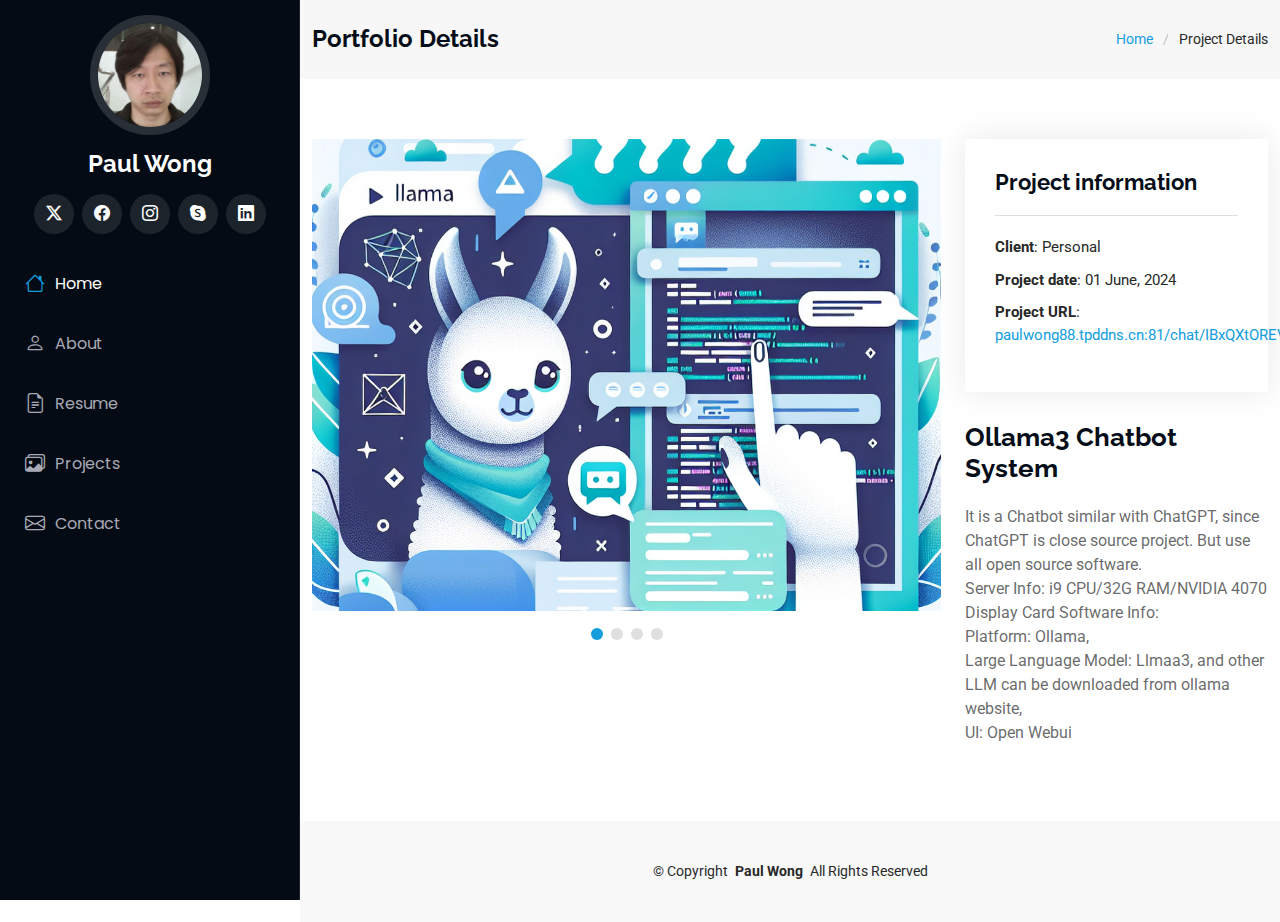
<file: project-details-chatbot.html>
<!DOCTYPE html>
<html lang="en">

<head>
  <meta charset="utf-8">
  <meta content="width=device-width, initial-scale=1.0" name="viewport">
  <title>Portfolio Details</title>
  <meta content="" name="description">
  <meta content="" name="keywords">

  <!-- Favicons -->
  <link href="assets/img/favicon.png" rel="icon">
  <link href="assets/img/apple-touch-icon.png" rel="apple-touch-icon">

  <!-- Fonts -->
  <link href="https://fonts.googleapis.com" rel="preconnect">
  <link href="https://fonts.gstatic.com" rel="preconnect" crossorigin>
  <link href="https://fonts.googleapis.com/css2?family=Roboto:ital,wght@0,100;0,300;0,400;0,500;0,700;0,900;1,100;1,300;1,400;1,500;1,700;1,900&family=Poppins:ital,wght@0,100;0,200;0,300;0,400;0,500;0,600;0,700;0,800;0,900;1,100;1,200;1,300;1,400;1,500;1,600;1,700;1,800;1,900&family=Raleway:ital,wght@0,100;0,200;0,300;0,400;0,500;0,600;0,700;0,800;0,900;1,100;1,200;1,300;1,400;1,500;1,600;1,700;1,800;1,900&display=swap" rel="stylesheet">

  <!-- Vendor CSS Files -->
  <link href="assets/vendor/bootstrap/css/bootstrap.min.css" rel="stylesheet">
  <link href="assets/vendor/bootstrap-icons/bootstrap-icons.css" rel="stylesheet">
  <link href="assets/vendor/aos/aos.css" rel="stylesheet">
  <link href="assets/vendor/glightbox/css/glightbox.min.css" rel="stylesheet">
  <link href="assets/vendor/swiper/swiper-bundle.min.css" rel="stylesheet">

  <!-- Main CSS File -->
  <link href="assets/css/main.css" rel="stylesheet">

  <!-- =======================================================
  * Template Name: iPortfolio
  * Template URL: https://bootstrapmade.com/iportfolio-bootstrap-portfolio-websites-template/
  * Updated: Jun 12 2024 with Bootstrap v5.3.3
  * Author: BootstrapMade.com
  * License: https://bootstrapmade.com/license/
  ======================================================== -->
</head>

<body class="portfolio-details-page">

  <header id="header" class="header d-flex flex-column">
    <i class="header-toggle d-xl-none bi bi-list"></i>

    <div class="profile-img">
      <img src="assets/img/my-profile-img-2.png" alt="" class="img-fluid rounded-circle">
    </div>

    <a href="index.html" class="logo d-flex align-items-center justify-content-center">
      <!-- Uncomment the line below if you also wish to use an image logo -->
      <!-- <img src="assets/img/logo.png" alt=""> -->
      <h1 class="sitename">Paul Wong</h1>
    </a>

    <div class="social-links text-center">
      <a href="#" class="twitter"><i class="bi bi-twitter-x"></i></a>
      <a href="#" class="facebook"><i class="bi bi-facebook"></i></a>
      <a href="#" class="instagram"><i class="bi bi-instagram"></i></a>
      <a href="#" class="google-plus"><i class="bi bi-skype"></i></a>
      <a href="#" class="linkedin"><i class="bi bi-linkedin"></i></a>
    </div>

    <nav id="navmenu" class="navmenu">
      <ul>
        <li><a href="#hero" class="active"><i class="bi bi-house navicon"></i>Home</a></li>
        <li><a href="#about" onclick="window.location.href='index.html#about'"><i class="bi bi-person navicon"></i> About</a></li>
        <li><a href="#resume" onclick="window.location.href='index.html#resume'"><i class="bi bi-file-earmark-text navicon"></i> Resume</a></li>
        <li><a href="#projects" onclick="window.location.href='index.html#projects'"><i class="bi bi-images navicon"></i> Projects</a></li>
        <!-- <li><a href="#services"><i class="bi bi-hdd-stack navicon"></i> Services</a></li> -->
        <li><a href="#contact" onclick="window.location.href='index.html#contact'"><i class="bi bi-envelope navicon"></i> Contact</a></li>
      </ul>
    </nav>

  </header>

  <main class="main">

    <!-- Page Title -->
    <div class="page-title" data-aos="fade">
      <div class="container d-lg-flex justify-content-between align-items-center">
        <h1 class="mb-2 mb-lg-0">Portfolio Details</h1>
        <nav class="breadcrumbs">
          <ol>
            <li><a href="index.html">Home</a></li>
            <li class="current">Project Details</li>
          </ol>
        </nav>
      </div>
    </div><!-- End Page Title -->

    <!-- Portfolio Details Section -->
    <section id="portfolio-details" class="portfolio-details section">

      <div class="container" data-aos="fade-up" data-aos-delay="100">

        <div class="row gy-4">

          <div class="col-lg-8">
            <div class="portfolio-details-slider swiper">

              <script type="application/json" class="swiper-config">
                {
                  "loop": true,
                  "speed": 600,
                  "autoplay": {
                    "delay": 5000
                  },
                  "slidesPerView": "auto",
                  "pagination": {
                    "el": ".swiper-pagination",
                    "type": "bullets",
                    "clickable": true
                  }
                }
              </script>

              <div class="swiper-wrapper align-items-center">

                <div class="swiper-slide">
                  <img src="assets/img/portfolio/chatbot/llama3-chatbot-1.png" alt="">
                </div>

                <div class="swiper-slide">
                  <img src="assets/img/portfolio/chatbot/2024-06-18 13.06.40.png" alt="">
                </div>

                <div class="swiper-slide">
                  <img src="assets/img/portfolio/chatbot/2024-06-18 13.07.56.png" alt="">
                </div>

                <div class="swiper-slide">
                  <img src="assets/img/portfolio/chatbot/2024-05-15 00.54.53.png" alt="">
                </div>

              </div>
              <div class="swiper-pagination"></div>
            </div>
          </div>

          <div class="col-lg-4">
            <div class="portfolio-info" data-aos="fade-up" data-aos-delay="200">
              <h3>Project information</h3>
              <ul>
                <li><strong>Client</strong>: Personal</li>
                <li><strong>Project date</strong>: 01 June, 2024</li>
                <li><strong>Project URL</strong>: <a href="http://paulwong88.tpddns.cn:81/chat/IBxQXtOREVSUgUOo" target="_blank" >paulwong88.tpddns.cn:81/chat/IBxQXtOREVSUgUOo</a></li>
              </ul>
            </div>
            <div class="portfolio-description" data-aos="fade-up" data-aos-delay="300">
              <h2>Ollama3 Chatbot System</h2>
              <p>
                It is a Chatbot similar with ChatGPT, since ChatGPT is close source project.
                But use all open source software.
                <br>Server Info: i9 CPU/32G RAM/NVIDIA 4070 Display Card
                Software Info: 
                    <br>Platform: Ollama, 
                    <br>Large Language Model: Llmaa3, and other LLM can be downloaded from ollama website,
                    <br>UI: Open Webui
              </p>
            </div>
          </div>

        </div>

      </div>

    </section><!-- /Portfolio Details Section -->

  </main>

  <footer id="footer" class="footer position-relative">

    <div class="container">
      <div class="copyright text-center ">
        <p>© <span>Copyright</span> <strong class="px-1 sitename">Paul Wong</strong> <span>All Rights Reserved</span></p>
      </div>
    </div>

  </footer>

  <!-- Scroll Top -->
  <a href="#" id="scroll-top" class="scroll-top d-flex align-items-center justify-content-center"><i class="bi bi-arrow-up-short"></i></a>

  <!-- Preloader -->
  <div id="preloader"></div>

  <!-- Vendor JS Files -->
  <script src="assets/vendor/bootstrap/js/bootstrap.bundle.min.js"></script>
  <script src="assets/vendor/php-email-form/validate.js"></script>
  <script src="assets/vendor/aos/aos.js"></script>
  <script src="assets/vendor/typed.js/typed.umd.js"></script>
  <script src="assets/vendor/purecounter/purecounter_vanilla.js"></script>
  <script src="assets/vendor/waypoints/noframework.waypoints.js"></script>
  <script src="assets/vendor/glightbox/js/glightbox.min.js"></script>
  <script src="assets/vendor/imagesloaded/imagesloaded.pkgd.min.js"></script>
  <script src="assets/vendor/isotope-layout/isotope.pkgd.min.js"></script>
  <script src="assets/vendor/swiper/swiper-bundle.min.js"></script>

  <!-- Main JS File -->
  <script src="assets/js/main.js"></script>

</body>

</html>
</file>
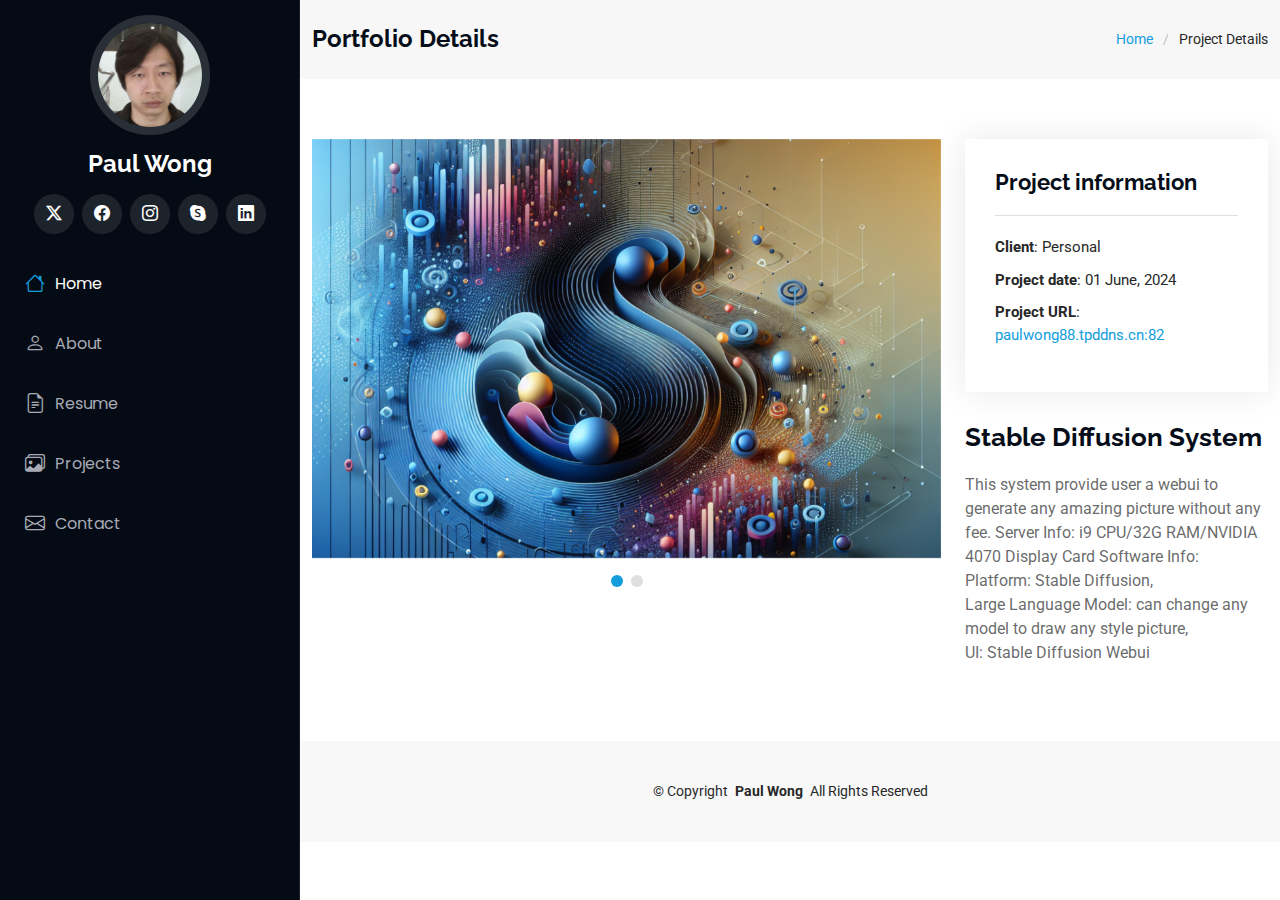
<file: project-details-stable-diffusion.html>
<!DOCTYPE html>
<html lang="en">

<head>
  <meta charset="utf-8">
  <meta content="width=device-width, initial-scale=1.0" name="viewport">
  <title>Portfolio Details</title>
  <meta content="" name="description">
  <meta content="" name="keywords">

  <!-- Favicons -->
  <link href="assets/img/favicon.png" rel="icon">
  <link href="assets/img/apple-touch-icon.png" rel="apple-touch-icon">

  <!-- Fonts -->
  <link href="https://fonts.googleapis.com" rel="preconnect">
  <link href="https://fonts.gstatic.com" rel="preconnect" crossorigin>
  <link href="https://fonts.googleapis.com/css2?family=Roboto:ital,wght@0,100;0,300;0,400;0,500;0,700;0,900;1,100;1,300;1,400;1,500;1,700;1,900&family=Poppins:ital,wght@0,100;0,200;0,300;0,400;0,500;0,600;0,700;0,800;0,900;1,100;1,200;1,300;1,400;1,500;1,600;1,700;1,800;1,900&family=Raleway:ital,wght@0,100;0,200;0,300;0,400;0,500;0,600;0,700;0,800;0,900;1,100;1,200;1,300;1,400;1,500;1,600;1,700;1,800;1,900&display=swap" rel="stylesheet">

  <!-- Vendor CSS Files -->
  <link href="assets/vendor/bootstrap/css/bootstrap.min.css" rel="stylesheet">
  <link href="assets/vendor/bootstrap-icons/bootstrap-icons.css" rel="stylesheet">
  <link href="assets/vendor/aos/aos.css" rel="stylesheet">
  <link href="assets/vendor/glightbox/css/glightbox.min.css" rel="stylesheet">
  <link href="assets/vendor/swiper/swiper-bundle.min.css" rel="stylesheet">

  <!-- Main CSS File -->
  <link href="assets/css/main.css" rel="stylesheet">

  <!-- =======================================================
  * Template Name: iPortfolio
  * Template URL: https://bootstrapmade.com/iportfolio-bootstrap-portfolio-websites-template/
  * Updated: Jun 12 2024 with Bootstrap v5.3.3
  * Author: BootstrapMade.com
  * License: https://bootstrapmade.com/license/
  ======================================================== -->
</head>

<body class="portfolio-details-page">

  <header id="header" class="header d-flex flex-column">
    <i class="header-toggle d-xl-none bi bi-list"></i>

    <div class="profile-img">
      <img src="assets/img/my-profile-img-2.png" alt="" class="img-fluid rounded-circle">
    </div>

    <a href="index.html" class="logo d-flex align-items-center justify-content-center">
      <!-- Uncomment the line below if you also wish to use an image logo -->
      <!-- <img src="assets/img/logo.png" alt=""> -->
      <h1 class="sitename">Paul Wong</h1>
    </a>

    <div class="social-links text-center">
      <a href="#" class="twitter"><i class="bi bi-twitter-x"></i></a>
      <a href="#" class="facebook"><i class="bi bi-facebook"></i></a>
      <a href="#" class="instagram"><i class="bi bi-instagram"></i></a>
      <a href="#" class="google-plus"><i class="bi bi-skype"></i></a>
      <a href="#" class="linkedin"><i class="bi bi-linkedin"></i></a>
    </div>

    <nav id="navmenu" class="navmenu">
      <ul>
        <li><a href="#hero" class="active"><i class="bi bi-house navicon"></i>Home</a></li>
        <li><a href="#about" onclick="window.location.href='index.html#about'"><i class="bi bi-person navicon"></i> About</a></li>
        <li><a href="#resume" onclick="window.location.href='index.html#resume'"><i class="bi bi-file-earmark-text navicon"></i> Resume</a></li>
        <li><a href="#projects" onclick="window.location.href='index.html#projects'"><i class="bi bi-images navicon"></i> Projects</a></li>
        <!-- <li><a href="#services"><i class="bi bi-hdd-stack navicon"></i> Services</a></li> -->
        <li><a href="#contact" onclick="window.location.href='index.html#contact'"><i class="bi bi-envelope navicon"></i> Contact</a></li>
      </ul>
    </nav>

  </header>

  <main class="main">

    <!-- Page Title -->
    <div class="page-title" data-aos="fade">
      <div class="container d-lg-flex justify-content-between align-items-center">
        <h1 class="mb-2 mb-lg-0">Portfolio Details</h1>
        <nav class="breadcrumbs">
          <ol>
            <li><a href="index.html">Home</a></li>
            <li class="current">Project Details</li>
          </ol>
        </nav>
      </div>
    </div><!-- End Page Title -->

    <!-- Portfolio Details Section -->
    <section id="portfolio-details" class="portfolio-details section">

      <div class="container" data-aos="fade-up" data-aos-delay="100">

        <div class="row gy-4">

          <div class="col-lg-8">
            <div class="portfolio-details-slider swiper">

              <script type="application/json" class="swiper-config">
                {
                  "loop": true,
                  "speed": 600,
                  "autoplay": {
                    "delay": 5000
                  },
                  "slidesPerView": "auto",
                  "pagination": {
                    "el": ".swiper-pagination",
                    "type": "bullets",
                    "clickable": true
                  }
                }
              </script>

              <div class="swiper-wrapper align-items-center">

                <div class="swiper-slide">
                  <img src="assets/img/portfolio/stable-diffusion/stable-diffusion-11.jpg" alt="">
                </div>

                <div class="swiper-slide">
                  <img src="assets/img/portfolio/stable-diffusion/2024-06-18 17.02.56.jpg" alt="">
                </div>

              </div>
              <div class="swiper-pagination"></div>
            </div>
          </div>

          <div class="col-lg-4">
            <div class="portfolio-info" data-aos="fade-up" data-aos-delay="200">
              <h3>Project information</h3>
              <ul>
                <li><strong>Client</strong>: Personal</li>
                <li><strong>Project date</strong>: 01 June, 2024</li>
                <li><strong>Project URL</strong>: <a href="http://paulwong88.tpddns.cn:82" target="_blank">paulwong88.tpddns.cn:82</a></li>
              </ul>
            </div>
            <div class="portfolio-description" data-aos="fade-up" data-aos-delay="300">
              <h2>Stable Diffusion System</h2>
              <p>
                This system provide user a webui to generate any amazing picture without any fee.
                Server Info: i9 CPU/32G RAM/NVIDIA 4070 Display Card
                Software Info: 
                    <br>Platform: Stable Diffusion,
                    <br>Large Language Model: can change any model to draw any style picture,
                    <br>UI: Stable Diffusion Webui
              </p>
            </div>
          </div>

        </div>

      </div>

    </section><!-- /Portfolio Details Section -->

  </main>

  <footer id="footer" class="footer position-relative">

    <div class="container">
      <div class="copyright text-center ">
        <p>© <span>Copyright</span> <strong class="px-1 sitename">Paul Wong</strong> <span>All Rights Reserved</span></p>
      </div>
    </div>

  </footer>

  <!-- Scroll Top -->
  <a href="#" id="scroll-top" class="scroll-top d-flex align-items-center justify-content-center"><i class="bi bi-arrow-up-short"></i></a>

  <!-- Preloader -->
  <div id="preloader"></div>

  <!-- Vendor JS Files -->
  <script src="assets/vendor/bootstrap/js/bootstrap.bundle.min.js"></script>
  <script src="assets/vendor/php-email-form/validate.js"></script>
  <script src="assets/vendor/aos/aos.js"></script>
  <script src="assets/vendor/typed.js/typed.umd.js"></script>
  <script src="assets/vendor/purecounter/purecounter_vanilla.js"></script>
  <script src="assets/vendor/waypoints/noframework.waypoints.js"></script>
  <script src="assets/vendor/glightbox/js/glightbox.min.js"></script>
  <script src="assets/vendor/imagesloaded/imagesloaded.pkgd.min.js"></script>
  <script src="assets/vendor/isotope-layout/isotope.pkgd.min.js"></script>
  <script src="assets/vendor/swiper/swiper-bundle.min.js"></script>

  <!-- Main JS File -->
  <script src="assets/js/main.js"></script>

</body>

</html>
</file>
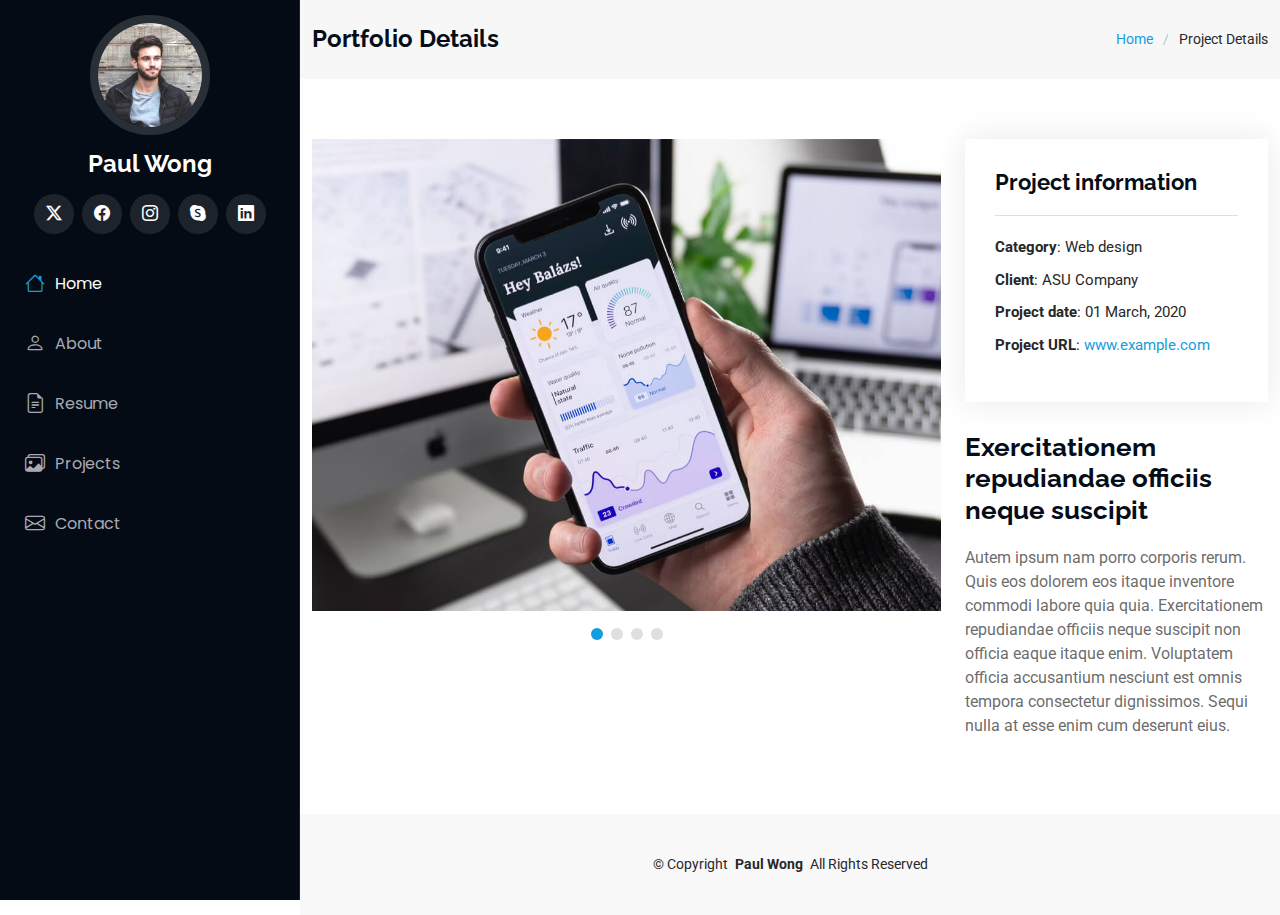
<file: project-details.html>
<!DOCTYPE html>
<html lang="en">

<head>
  <meta charset="utf-8">
  <meta content="width=device-width, initial-scale=1.0" name="viewport">
  <title>Portfolio Details</title>
  <meta content="" name="description">
  <meta content="" name="keywords">

  <!-- Favicons -->
  <link href="assets/img/favicon.png" rel="icon">
  <link href="assets/img/apple-touch-icon.png" rel="apple-touch-icon">

  <!-- Fonts -->
  <link href="https://fonts.googleapis.com" rel="preconnect">
  <link href="https://fonts.gstatic.com" rel="preconnect" crossorigin>
  <link href="https://fonts.googleapis.com/css2?family=Roboto:ital,wght@0,100;0,300;0,400;0,500;0,700;0,900;1,100;1,300;1,400;1,500;1,700;1,900&family=Poppins:ital,wght@0,100;0,200;0,300;0,400;0,500;0,600;0,700;0,800;0,900;1,100;1,200;1,300;1,400;1,500;1,600;1,700;1,800;1,900&family=Raleway:ital,wght@0,100;0,200;0,300;0,400;0,500;0,600;0,700;0,800;0,900;1,100;1,200;1,300;1,400;1,500;1,600;1,700;1,800;1,900&display=swap" rel="stylesheet">

  <!-- Vendor CSS Files -->
  <link href="assets/vendor/bootstrap/css/bootstrap.min.css" rel="stylesheet">
  <link href="assets/vendor/bootstrap-icons/bootstrap-icons.css" rel="stylesheet">
  <link href="assets/vendor/aos/aos.css" rel="stylesheet">
  <link href="assets/vendor/glightbox/css/glightbox.min.css" rel="stylesheet">
  <link href="assets/vendor/swiper/swiper-bundle.min.css" rel="stylesheet">

  <!-- Main CSS File -->
  <link href="assets/css/main.css" rel="stylesheet">

  <!-- =======================================================
  * Template Name: iPortfolio
  * Template URL: https://bootstrapmade.com/iportfolio-bootstrap-portfolio-websites-template/
  * Updated: Jun 12 2024 with Bootstrap v5.3.3
  * Author: BootstrapMade.com
  * License: https://bootstrapmade.com/license/
  ======================================================== -->
</head>

<body class="portfolio-details-page">

  <header id="header" class="header d-flex flex-column">
    <i class="header-toggle d-xl-none bi bi-list"></i>

    <div class="profile-img">
      <img src="assets/img/my-profile-img.jpg" alt="" class="img-fluid rounded-circle">
    </div>

    <a href="index.html" class="logo d-flex align-items-center justify-content-center">
      <!-- Uncomment the line below if you also wish to use an image logo -->
      <!-- <img src="assets/img/logo.png" alt=""> -->
      <h1 class="sitename">Paul Wong</h1>
    </a>

    <div class="social-links text-center">
      <a href="#" class="twitter"><i class="bi bi-twitter-x"></i></a>
      <a href="#" class="facebook"><i class="bi bi-facebook"></i></a>
      <a href="#" class="instagram"><i class="bi bi-instagram"></i></a>
      <a href="#" class="google-plus"><i class="bi bi-skype"></i></a>
      <a href="#" class="linkedin"><i class="bi bi-linkedin"></i></a>
    </div>

    <nav id="navmenu" class="navmenu">
      <ul>
        <li><a href="#hero" class="active"><i class="bi bi-house navicon"></i>Home</a></li>
        <li><a href="#about" onclick="window.location.href='index.html#about'"><i class="bi bi-person navicon"></i> About</a></li>
        <li><a href="#resume" onclick="window.location.href='index.html#resume'"><i class="bi bi-file-earmark-text navicon"></i> Resume</a></li>
        <li><a href="#projects" onclick="window.location.href='index.html#projects'"><i class="bi bi-images navicon"></i> Projects</a></li>
        <!-- <li><a href="#services"><i class="bi bi-hdd-stack navicon"></i> Services</a></li> -->
        <li><a href="#contact" onclick="window.location.href='index.html#contact'"><i class="bi bi-envelope navicon"></i> Contact</a></li>
      </ul>
    </nav>

  </header>

  <main class="main">

    <!-- Page Title -->
    <div class="page-title" data-aos="fade">
      <div class="container d-lg-flex justify-content-between align-items-center">
        <h1 class="mb-2 mb-lg-0">Portfolio Details</h1>
        <nav class="breadcrumbs">
          <ol>
            <li><a href="index.html">Home</a></li>
            <li class="current">Project Details</li>
          </ol>
        </nav>
      </div>
    </div><!-- End Page Title -->

    <!-- Portfolio Details Section -->
    <section id="portfolio-details" class="portfolio-details section">

      <div class="container" data-aos="fade-up" data-aos-delay="100">

        <div class="row gy-4">

          <div class="col-lg-8">
            <div class="portfolio-details-slider swiper">

              <script type="application/json" class="swiper-config">
                {
                  "loop": true,
                  "speed": 600,
                  "autoplay": {
                    "delay": 5000
                  },
                  "slidesPerView": "auto",
                  "pagination": {
                    "el": ".swiper-pagination",
                    "type": "bullets",
                    "clickable": true
                  }
                }
              </script>

              <div class="swiper-wrapper align-items-center">

                <div class="swiper-slide">
                  <img src="assets/img/portfolio/app-1.jpg" alt="">
                </div>

                <div class="swiper-slide">
                  <img src="assets/img/portfolio/product-1.jpg" alt="">
                </div>

                <div class="swiper-slide">
                  <img src="assets/img/portfolio/branding-1.jpg" alt="">
                </div>

                <div class="swiper-slide">
                  <img src="assets/img/portfolio/books-1.jpg" alt="">
                </div>

              </div>
              <div class="swiper-pagination"></div>
            </div>
          </div>

          <div class="col-lg-4">
            <div class="portfolio-info" data-aos="fade-up" data-aos-delay="200">
              <h3>Project information</h3>
              <ul>
                <li><strong>Category</strong>: Web design</li>
                <li><strong>Client</strong>: ASU Company</li>
                <li><strong>Project date</strong>: 01 March, 2020</li>
                <li><strong>Project URL</strong>: <a href="#">www.example.com</a></li>
              </ul>
            </div>
            <div class="portfolio-description" data-aos="fade-up" data-aos-delay="300">
              <h2>Exercitationem repudiandae officiis neque suscipit</h2>
              <p>
                Autem ipsum nam porro corporis rerum. Quis eos dolorem eos itaque inventore commodi labore quia quia. Exercitationem repudiandae officiis neque suscipit non officia eaque itaque enim. Voluptatem officia accusantium nesciunt est omnis tempora consectetur dignissimos. Sequi nulla at esse enim cum deserunt eius.
              </p>
            </div>
          </div>

        </div>

      </div>

    </section><!-- /Portfolio Details Section -->

  </main>

  <footer id="footer" class="footer position-relative">

    <div class="container">
      <div class="copyright text-center ">
        <p>© <span>Copyright</span> <strong class="px-1 sitename">Paul Wong</strong> <span>All Rights Reserved</span></p>
      </div>
    </div>

  </footer>

  <!-- Scroll Top -->
  <a href="#" id="scroll-top" class="scroll-top d-flex align-items-center justify-content-center"><i class="bi bi-arrow-up-short"></i></a>

  <!-- Preloader -->
  <div id="preloader"></div>

  <!-- Vendor JS Files -->
  <script src="assets/vendor/bootstrap/js/bootstrap.bundle.min.js"></script>
  <script src="assets/vendor/php-email-form/validate.js"></script>
  <script src="assets/vendor/aos/aos.js"></script>
  <script src="assets/vendor/typed.js/typed.umd.js"></script>
  <script src="assets/vendor/purecounter/purecounter_vanilla.js"></script>
  <script src="assets/vendor/waypoints/noframework.waypoints.js"></script>
  <script src="assets/vendor/glightbox/js/glightbox.min.js"></script>
  <script src="assets/vendor/imagesloaded/imagesloaded.pkgd.min.js"></script>
  <script src="assets/vendor/isotope-layout/isotope.pkgd.min.js"></script>
  <script src="assets/vendor/swiper/swiper-bundle.min.js"></script>

  <!-- Main JS File -->
  <script src="assets/js/main.js"></script>

</body>

</html>
</file>
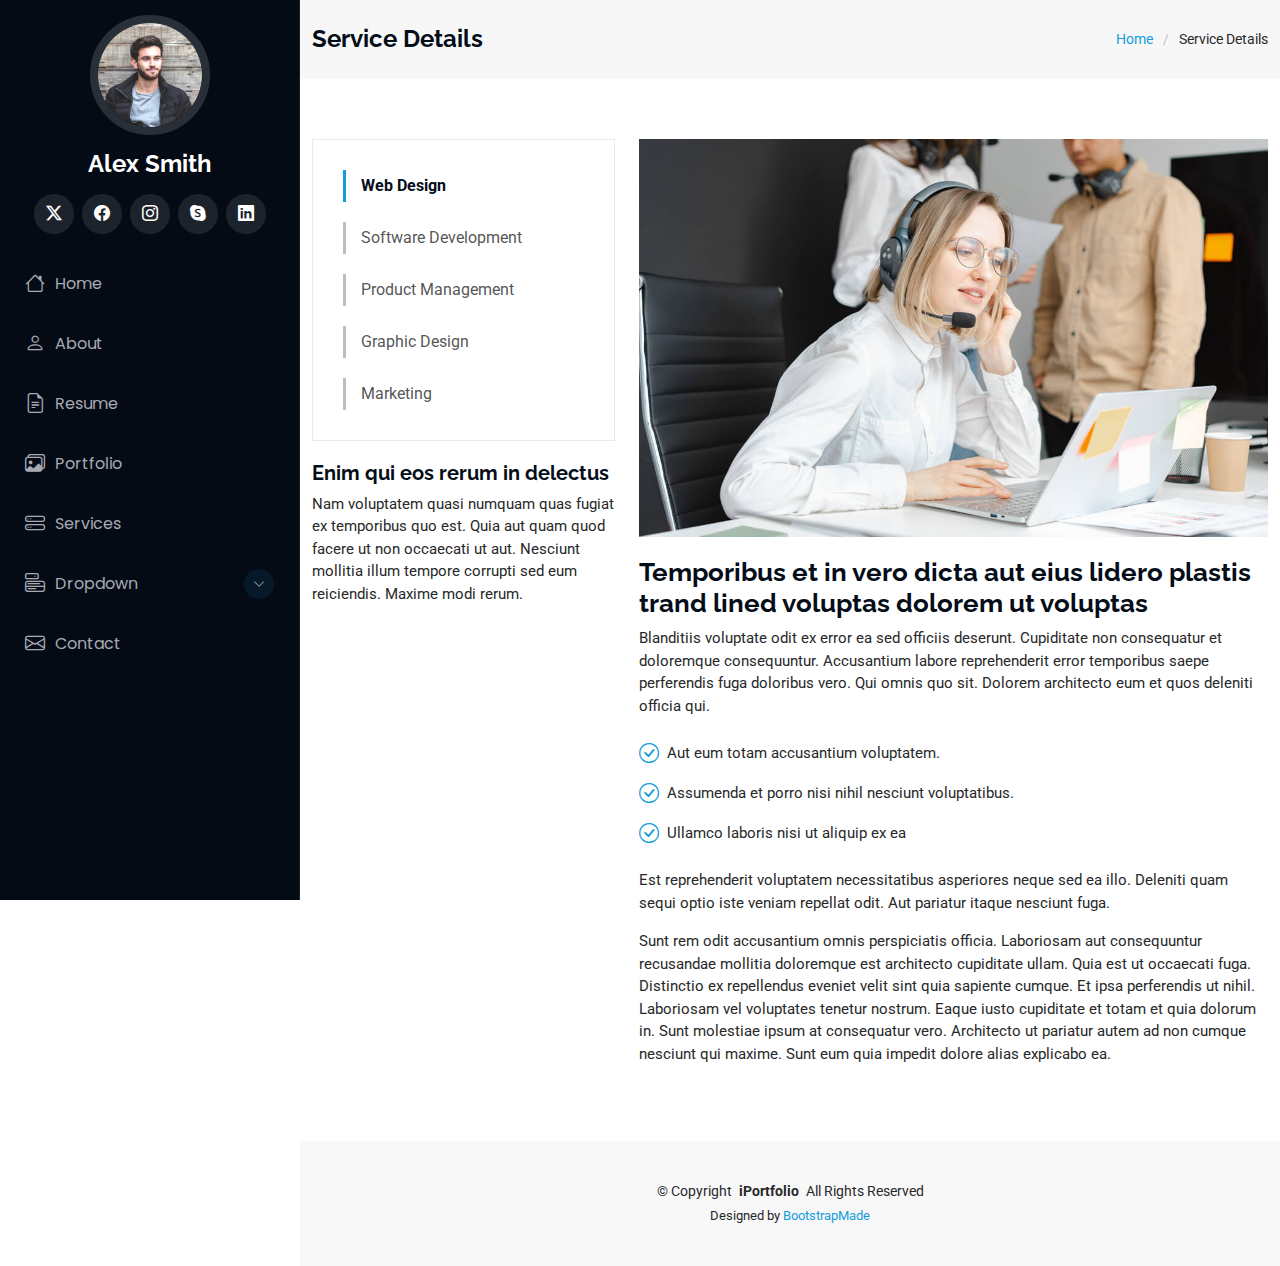
<file: service-details.html>
<!DOCTYPE html>
<html lang="en">

<head>
  <meta charset="utf-8">
  <meta content="width=device-width, initial-scale=1.0" name="viewport">
  <title>Service Details</title>
  <meta content="" name="description">
  <meta content="" name="keywords">

  <!-- Favicons -->
  <link href="assets/img/favicon.png" rel="icon">
  <link href="assets/img/apple-touch-icon.png" rel="apple-touch-icon">

  <!-- Fonts -->
  <link href="https://fonts.googleapis.com" rel="preconnect">
  <link href="https://fonts.gstatic.com" rel="preconnect" crossorigin>
  <link href="https://fonts.googleapis.com/css2?family=Roboto:ital,wght@0,100;0,300;0,400;0,500;0,700;0,900;1,100;1,300;1,400;1,500;1,700;1,900&family=Poppins:ital,wght@0,100;0,200;0,300;0,400;0,500;0,600;0,700;0,800;0,900;1,100;1,200;1,300;1,400;1,500;1,600;1,700;1,800;1,900&family=Raleway:ital,wght@0,100;0,200;0,300;0,400;0,500;0,600;0,700;0,800;0,900;1,100;1,200;1,300;1,400;1,500;1,600;1,700;1,800;1,900&display=swap" rel="stylesheet">

  <!-- Vendor CSS Files -->
  <link href="assets/vendor/bootstrap/css/bootstrap.min.css" rel="stylesheet">
  <link href="assets/vendor/bootstrap-icons/bootstrap-icons.css" rel="stylesheet">
  <link href="assets/vendor/aos/aos.css" rel="stylesheet">
  <link href="assets/vendor/glightbox/css/glightbox.min.css" rel="stylesheet">
  <link href="assets/vendor/swiper/swiper-bundle.min.css" rel="stylesheet">

  <!-- Main CSS File -->
  <link href="assets/css/main.css" rel="stylesheet">

  <!-- =======================================================
  * Template Name: iPortfolio
  * Template URL: https://bootstrapmade.com/iportfolio-bootstrap-portfolio-websites-template/
  * Updated: Jun 12 2024 with Bootstrap v5.3.3
  * Author: BootstrapMade.com
  * License: https://bootstrapmade.com/license/
  ======================================================== -->
</head>

<body class="service-details-page">

  <header id="header" class="header d-flex flex-column">
    <i class="header-toggle d-xl-none bi bi-list"></i>

    <div class="profile-img">
      <img src="assets/img/my-profile-img.jpg" alt="" class="img-fluid rounded-circle">
    </div>

    <a href="index.html" class="logo d-flex align-items-center justify-content-center">
      <!-- Uncomment the line below if you also wish to use an image logo -->
      <!-- <img src="assets/img/logo.png" alt=""> -->
      <h1 class="sitename">Alex Smith</h1>
    </a>

    <div class="social-links text-center">
      <a href="#" class="twitter"><i class="bi bi-twitter-x"></i></a>
      <a href="#" class="facebook"><i class="bi bi-facebook"></i></a>
      <a href="#" class="instagram"><i class="bi bi-instagram"></i></a>
      <a href="#" class="google-plus"><i class="bi bi-skype"></i></a>
      <a href="#" class="linkedin"><i class="bi bi-linkedin"></i></a>
    </div>

    <nav id="navmenu" class="navmenu">
      <ul>
        <li><a href="#hero"><i class="bi bi-house navicon"></i>Home</a></li>
        <li><a href="#about"><i class="bi bi-person navicon"></i> About</a></li>
        <li><a href="#resume"><i class="bi bi-file-earmark-text navicon"></i> Resume</a></li>
        <li><a href="#portfolio"><i class="bi bi-images navicon"></i> Portfolio</a></li>
        <li><a href="#services"><i class="bi bi-hdd-stack navicon"></i> Services</a></li>
        <li class="dropdown"><a href="#"><i class="bi bi-menu-button navicon"></i> <span>Dropdown</span> <i class="bi bi-chevron-down toggle-dropdown"></i></a>
          <ul>
            <li><a href="#">Dropdown 1</a></li>
            <li class="dropdown"><a href="#"><span>Deep Dropdown</span> <i class="bi bi-chevron-down toggle-dropdown"></i></a>
              <ul>
                <li><a href="#">Deep Dropdown 1</a></li>
                <li><a href="#">Deep Dropdown 2</a></li>
                <li><a href="#">Deep Dropdown 3</a></li>
                <li><a href="#">Deep Dropdown 4</a></li>
                <li><a href="#">Deep Dropdown 5</a></li>
              </ul>
            </li>
            <li><a href="#">Dropdown 2</a></li>
            <li><a href="#">Dropdown 3</a></li>
            <li><a href="#">Dropdown 4</a></li>
          </ul>
        </li>
        <li><a href="#contact"><i class="bi bi-envelope navicon"></i> Contact</a></li>
      </ul>
    </nav>

  </header>

  <main class="main">

    <!-- Page Title -->
    <div class="page-title" data-aos="fade">
      <div class="container d-lg-flex justify-content-between align-items-center">
        <h1 class="mb-2 mb-lg-0">Service Details</h1>
        <nav class="breadcrumbs">
          <ol>
            <li><a href="index.html">Home</a></li>
            <li class="current">Service Details</li>
          </ol>
        </nav>
      </div>
    </div><!-- End Page Title -->

    <!-- Service Details Section -->
    <section id="service-details" class="service-details section">

      <div class="container">

        <div class="row gy-4">

          <div class="col-lg-4" data-aos="fade-up" data-aos-delay="100">
            <div class="services-list">
              <a href="#" class="active">Web Design</a>
              <a href="#">Software Development</a>
              <a href="#">Product Management</a>
              <a href="#">Graphic Design</a>
              <a href="#">Marketing</a>
            </div>

            <h4>Enim qui eos rerum in delectus</h4>
            <p>Nam voluptatem quasi numquam quas fugiat ex temporibus quo est. Quia aut quam quod facere ut non occaecati ut aut. Nesciunt mollitia illum tempore corrupti sed eum reiciendis. Maxime modi rerum.</p>
          </div>

          <div class="col-lg-8" data-aos="fade-up" data-aos-delay="200">
            <img src="assets/img/services.jpg" alt="" class="img-fluid services-img">
            <h3>Temporibus et in vero dicta aut eius lidero plastis trand lined voluptas dolorem ut voluptas</h3>
            <p>
              Blanditiis voluptate odit ex error ea sed officiis deserunt. Cupiditate non consequatur et doloremque consequuntur. Accusantium labore reprehenderit error temporibus saepe perferendis fuga doloribus vero. Qui omnis quo sit. Dolorem architecto eum et quos deleniti officia qui.
            </p>
            <ul>
              <li><i class="bi bi-check-circle"></i> <span>Aut eum totam accusantium voluptatem.</span></li>
              <li><i class="bi bi-check-circle"></i> <span>Assumenda et porro nisi nihil nesciunt voluptatibus.</span></li>
              <li><i class="bi bi-check-circle"></i> <span>Ullamco laboris nisi ut aliquip ex ea</span></li>
            </ul>
            <p>
              Est reprehenderit voluptatem necessitatibus asperiores neque sed ea illo. Deleniti quam sequi optio iste veniam repellat odit. Aut pariatur itaque nesciunt fuga.
            </p>
            <p>
              Sunt rem odit accusantium omnis perspiciatis officia. Laboriosam aut consequuntur recusandae mollitia doloremque est architecto cupiditate ullam. Quia est ut occaecati fuga. Distinctio ex repellendus eveniet velit sint quia sapiente cumque. Et ipsa perferendis ut nihil. Laboriosam vel voluptates tenetur nostrum. Eaque iusto cupiditate et totam et quia dolorum in. Sunt molestiae ipsum at consequatur vero. Architecto ut pariatur autem ad non cumque nesciunt qui maxime. Sunt eum quia impedit dolore alias explicabo ea.
            </p>
          </div>

        </div>

      </div>

    </section><!-- /Service Details Section -->

  </main>

  <footer id="footer" class="footer position-relative">

    <div class="container">
      <div class="copyright text-center ">
        <p>© <span>Copyright</span> <strong class="px-1 sitename">iPortfolio</strong> <span>All Rights Reserved</span></p>
      </div>
      <div class="credits">
        <!-- All the links in the footer should remain intact. -->
        <!-- You can delete the links only if you've purchased the pro version. -->
        <!-- Licensing information: https://bootstrapmade.com/license/ -->
        <!-- Purchase the pro version with working PHP/AJAX contact form: [buy-url] -->
        Designed by <a href="https://bootstrapmade.com/">BootstrapMade</a>
      </div>
    </div>

  </footer>

  <!-- Scroll Top -->
  <a href="#" id="scroll-top" class="scroll-top d-flex align-items-center justify-content-center"><i class="bi bi-arrow-up-short"></i></a>

  <!-- Preloader -->
  <div id="preloader"></div>

  <!-- Vendor JS Files -->
  <script src="assets/vendor/bootstrap/js/bootstrap.bundle.min.js"></script>
  <script src="assets/vendor/php-email-form/validate.js"></script>
  <script src="assets/vendor/aos/aos.js"></script>
  <script src="assets/vendor/typed.js/typed.umd.js"></script>
  <script src="assets/vendor/purecounter/purecounter_vanilla.js"></script>
  <script src="assets/vendor/waypoints/noframework.waypoints.js"></script>
  <script src="assets/vendor/glightbox/js/glightbox.min.js"></script>
  <script src="assets/vendor/imagesloaded/imagesloaded.pkgd.min.js"></script>
  <script src="assets/vendor/isotope-layout/isotope.pkgd.min.js"></script>
  <script src="assets/vendor/swiper/swiper-bundle.min.js"></script>

  <!-- Main JS File -->
  <script src="assets/js/main.js"></script>

</body>

</html>
</file>
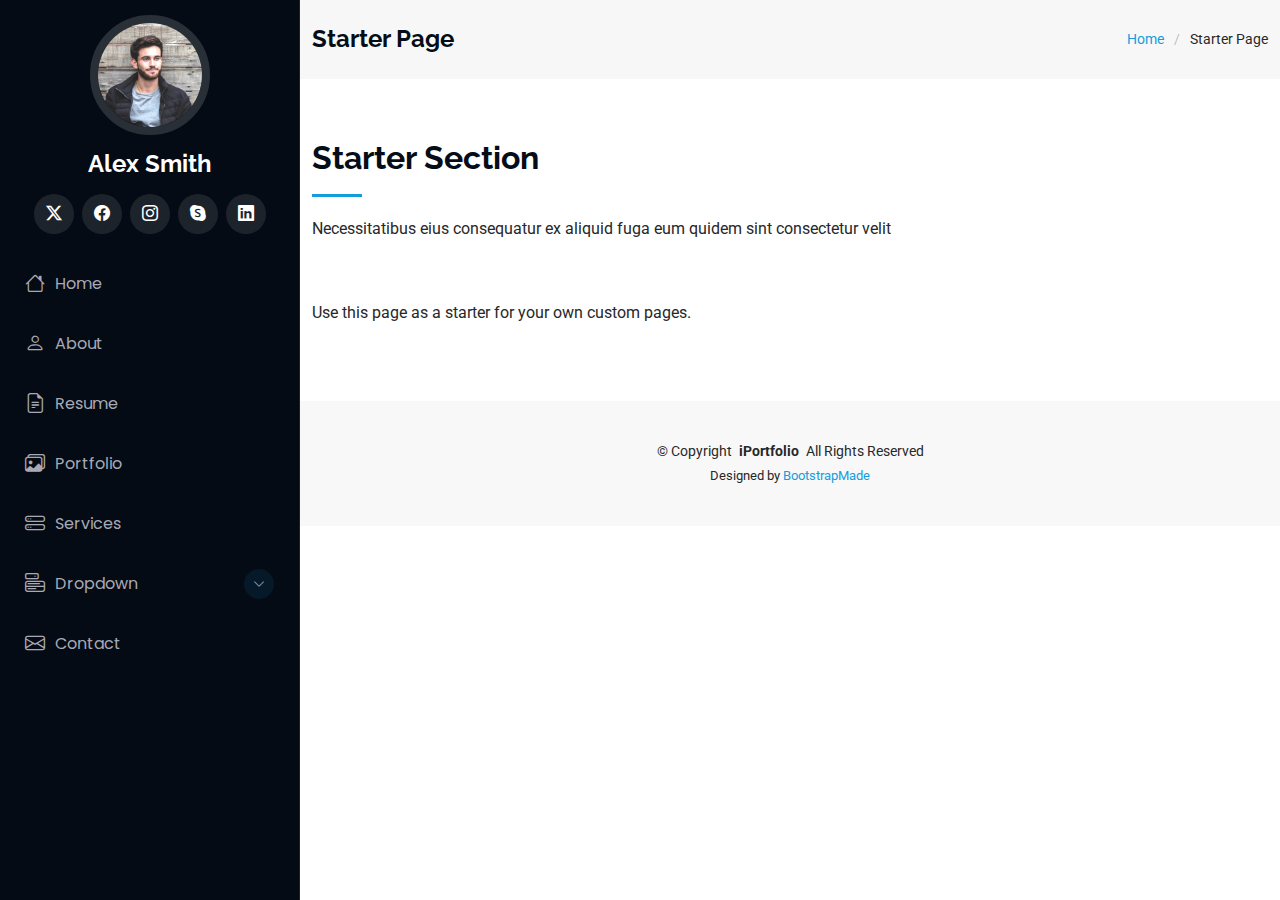
<file: starter-page.html>
<!DOCTYPE html>
<html lang="en">

<head>
  <meta charset="utf-8">
  <meta content="width=device-width, initial-scale=1.0" name="viewport">
  <title>Starter Page</title>
  <meta content="" name="description">
  <meta content="" name="keywords">

  <!-- Favicons -->
  <link href="assets/img/favicon.png" rel="icon">
  <link href="assets/img/apple-touch-icon.png" rel="apple-touch-icon">

  <!-- Fonts -->
  <link href="https://fonts.googleapis.com" rel="preconnect">
  <link href="https://fonts.gstatic.com" rel="preconnect" crossorigin>
  <link href="https://fonts.googleapis.com/css2?family=Roboto:ital,wght@0,100;0,300;0,400;0,500;0,700;0,900;1,100;1,300;1,400;1,500;1,700;1,900&family=Poppins:ital,wght@0,100;0,200;0,300;0,400;0,500;0,600;0,700;0,800;0,900;1,100;1,200;1,300;1,400;1,500;1,600;1,700;1,800;1,900&family=Raleway:ital,wght@0,100;0,200;0,300;0,400;0,500;0,600;0,700;0,800;0,900;1,100;1,200;1,300;1,400;1,500;1,600;1,700;1,800;1,900&display=swap" rel="stylesheet">

  <!-- Vendor CSS Files -->
  <link href="assets/vendor/bootstrap/css/bootstrap.min.css" rel="stylesheet">
  <link href="assets/vendor/bootstrap-icons/bootstrap-icons.css" rel="stylesheet">
  <link href="assets/vendor/aos/aos.css" rel="stylesheet">
  <link href="assets/vendor/glightbox/css/glightbox.min.css" rel="stylesheet">
  <link href="assets/vendor/swiper/swiper-bundle.min.css" rel="stylesheet">

  <!-- Main CSS File -->
  <link href="assets/css/main.css" rel="stylesheet">

  <!-- =======================================================
  * Template Name: iPortfolio
  * Template URL: https://bootstrapmade.com/iportfolio-bootstrap-portfolio-websites-template/
  * Updated: Jun 12 2024 with Bootstrap v5.3.3
  * Author: BootstrapMade.com
  * License: https://bootstrapmade.com/license/
  ======================================================== -->
</head>

<body class="starter-page-page">

  <header id="header" class="header d-flex flex-column">
    <i class="header-toggle d-xl-none bi bi-list"></i>

    <div class="profile-img">
      <img src="assets/img/my-profile-img.jpg" alt="" class="img-fluid rounded-circle">
    </div>

    <a href="index.html" class="logo d-flex align-items-center justify-content-center">
      <!-- Uncomment the line below if you also wish to use an image logo -->
      <!-- <img src="assets/img/logo.png" alt=""> -->
      <h1 class="sitename">Alex Smith</h1>
    </a>

    <div class="social-links text-center">
      <a href="#" class="twitter"><i class="bi bi-twitter-x"></i></a>
      <a href="#" class="facebook"><i class="bi bi-facebook"></i></a>
      <a href="#" class="instagram"><i class="bi bi-instagram"></i></a>
      <a href="#" class="google-plus"><i class="bi bi-skype"></i></a>
      <a href="#" class="linkedin"><i class="bi bi-linkedin"></i></a>
    </div>

    <nav id="navmenu" class="navmenu">
      <ul>
        <li><a href="#hero"><i class="bi bi-house navicon"></i>Home</a></li>
        <li><a href="#about"><i class="bi bi-person navicon"></i> About</a></li>
        <li><a href="#resume"><i class="bi bi-file-earmark-text navicon"></i> Resume</a></li>
        <li><a href="#portfolio"><i class="bi bi-images navicon"></i> Portfolio</a></li>
        <li><a href="#services"><i class="bi bi-hdd-stack navicon"></i> Services</a></li>
        <li class="dropdown"><a href="#"><i class="bi bi-menu-button navicon"></i> <span>Dropdown</span> <i class="bi bi-chevron-down toggle-dropdown"></i></a>
          <ul>
            <li><a href="#">Dropdown 1</a></li>
            <li class="dropdown"><a href="#"><span>Deep Dropdown</span> <i class="bi bi-chevron-down toggle-dropdown"></i></a>
              <ul>
                <li><a href="#">Deep Dropdown 1</a></li>
                <li><a href="#">Deep Dropdown 2</a></li>
                <li><a href="#">Deep Dropdown 3</a></li>
                <li><a href="#">Deep Dropdown 4</a></li>
                <li><a href="#">Deep Dropdown 5</a></li>
              </ul>
            </li>
            <li><a href="#">Dropdown 2</a></li>
            <li><a href="#">Dropdown 3</a></li>
            <li><a href="#">Dropdown 4</a></li>
          </ul>
        </li>
        <li><a href="#contact"><i class="bi bi-envelope navicon"></i> Contact</a></li>
      </ul>
    </nav>

  </header>

  <main class="main">

    <!-- Page Title -->
    <div class="page-title" data-aos="fade">
      <div class="container d-lg-flex justify-content-between align-items-center">
        <h1 class="mb-2 mb-lg-0">Starter Page</h1>
        <nav class="breadcrumbs">
          <ol>
            <li><a href="index.html">Home</a></li>
            <li class="current">Starter Page</li>
          </ol>
        </nav>
      </div>
    </div><!-- End Page Title -->

    <!-- Starter Section Section -->
    <section id="starter-section" class="starter-section section">

      <!-- Section Title -->
      <div class="container section-title" data-aos="fade-up">
        <h2>Starter Section</h2>
        <p>Necessitatibus eius consequatur ex aliquid fuga eum quidem sint consectetur velit</p>
      </div><!-- End Section Title -->

      <div class="container" data-aos="fade-up">
        <p>Use this page as a starter for your own custom pages.</p>
      </div>

    </section><!-- /Starter Section Section -->

  </main>

  <footer id="footer" class="footer position-relative">

    <div class="container">
      <div class="copyright text-center ">
        <p>© <span>Copyright</span> <strong class="px-1 sitename">iPortfolio</strong> <span>All Rights Reserved</span></p>
      </div>
      <div class="credits">
        <!-- All the links in the footer should remain intact. -->
        <!-- You can delete the links only if you've purchased the pro version. -->
        <!-- Licensing information: https://bootstrapmade.com/license/ -->
        <!-- Purchase the pro version with working PHP/AJAX contact form: [buy-url] -->
        Designed by <a href="https://bootstrapmade.com/">BootstrapMade</a>
      </div>
    </div>

  </footer>

  <!-- Scroll Top -->
  <a href="#" id="scroll-top" class="scroll-top d-flex align-items-center justify-content-center"><i class="bi bi-arrow-up-short"></i></a>

  <!-- Preloader -->
  <div id="preloader"></div>

  <!-- Vendor JS Files -->
  <script src="assets/vendor/bootstrap/js/bootstrap.bundle.min.js"></script>
  <script src="assets/vendor/php-email-form/validate.js"></script>
  <script src="assets/vendor/aos/aos.js"></script>
  <script src="assets/vendor/typed.js/typed.umd.js"></script>
  <script src="assets/vendor/purecounter/purecounter_vanilla.js"></script>
  <script src="assets/vendor/waypoints/noframework.waypoints.js"></script>
  <script src="assets/vendor/glightbox/js/glightbox.min.js"></script>
  <script src="assets/vendor/imagesloaded/imagesloaded.pkgd.min.js"></script>
  <script src="assets/vendor/isotope-layout/isotope.pkgd.min.js"></script>
  <script src="assets/vendor/swiper/swiper-bundle.min.js"></script>

  <!-- Main JS File -->
  <script src="assets/js/main.js"></script>

</body>

</html>
</file>
<file: assets/css/main.css>
/**
* Template Name: iPortfolio
* Template URL: https://bootstrapmade.com/iportfolio-bootstrap-portfolio-websites-template/
* Updated: Jun 12 2024 with Bootstrap v5.3.3
* Author: BootstrapMade.com
* License: https://bootstrapmade.com/license/
*/

/*--------------------------------------------------------------
# Font & Color Variables
# Help: https://bootstrapmade.com/color-system/
--------------------------------------------------------------*/
/* Fonts */
:root {
  --default-font: "Roboto",  system-ui, -apple-system, "Segoe UI", Roboto, "Helvetica Neue", Arial, "Noto Sans", "Liberation Sans", sans-serif, "Apple Color Emoji", "Segoe UI Emoji", "Segoe UI Symbol", "Noto Color Emoji";
  --heading-font: "Raleway",  sans-serif;
  --nav-font: "Poppins",  sans-serif;
}

/* Global Colors - The following color variables are used throughout the website. Updating them here will change the color scheme of the entire website */
:root { 
  --background-color: #ffffff; /* Background color for the entire website, including individual sections */
  --default-color: #272829; /* Default color used for the majority of the text content across the entire website */
  --heading-color: #050d18; /* Color for headings, subheadings and title throughout the website */
  --accent-color: #149ddd; /* Accent color that represents your brand on the website. It's used for buttons, links, and other elements that need to stand out */
  --contrast-color: #ffffff; /* The contrast color is used for elements when the background color is one of the heading, accent, or default colors. Its purpose is to ensure proper contrast and readability when placed over these more dominant colors */
}

/* Nav Menu Colors - The following color variables are used specifically for the navigation menu. They are separate from the global colors to allow for more customization options */
:root {
  --nav-color: #a8a9b4;  /* The default color of the main navmenu links */
  --nav-hover-color: #ffffff; /* Applied to main navmenu links when they are hovered over or active */
  --nav-dropdown-background-color: #ffffff; /* Used as the background color for dropdown items that appear when hovering over primary navigation items */
  --nav-dropdown-color: #212529; /* Used for navigation links of the dropdown items in the navigation menu. */
  --nav-dropdown-hover-color: #149ddd; /* Similar to --nav-hover-color, this color is applied to dropdown navigation links when they are hovered over. */
}

/* Template Custom Colors */
:root {
  --header-background-color: #040b14;
  --header-color: #ffffff;
}

/* Smooth scroll */
:root {
  scroll-behavior: smooth;
}

/*--------------------------------------------------------------
# General
--------------------------------------------------------------*/
body {
  color: var(--default-color);
  background-color: var(--background-color);
  font-family: var(--default-font);
}

a {
  color: var(--accent-color);
  text-decoration: none;
  transition: 0.3s;
}

a:hover {
  color: color-mix(in srgb, var(--accent-color), transparent 25%);
  text-decoration: none;
}

h1,
h2,
h3,
h4,
h5,
h6 {
  color: var(--heading-color);
  font-family: var(--heading-font);
}

/*--------------------------------------------------------------
# Global Header
--------------------------------------------------------------*/
.header {
  --background-color: var(--header-background-color);
  --default-color: var(--header-color);
  --heading-color: var(--header-color);
  color: var(--default-color);
  background-color: var(--background-color);
  position: fixed;
  top: 0;
  left: 0;
  bottom: 0;
  padding: 0 15px;
  width: 300px;
  transition: all ease-in-out 0.3s;
  overflow-y: auto;
  z-index: 997;
  border-right: 1px solid color-mix(in srgb, var(--default-color), transparent 90%);
}

.header .profile-img img {
  margin: 15px auto;
  display: block;
  width: 120px;
  border: 8px solid color-mix(in srgb, var(--default-color), transparent 85%);
}

.header .logo {
  line-height: 1;
  margin-bottom: 15px;
}

.header .logo img {
  max-height: 32px;
  margin-right: 8px;
}

.header .logo h1 {
  font-size: 24px;
  margin: 0;
  font-weight: 700;
  color: var(--heading-color);
}

.header .social-links {
  margin: 0 0 20px 0;
}

.header .social-links a {
  font-size: 16px;
  display: inline-flex;
  align-items: center;
  justify-content: center;
  background: color-mix(in srgb, var(--default-color), transparent 90%);
  color: var(--default-color);
  margin: 0 2px;
  border-radius: 50%;
  text-align: center;
  width: 40px;
  height: 40px;
  transition: 0.3s;
}

.header .social-links a:hover {
  color: var(--contrast-color);
  background: var(--accent-color);
}

@media (min-width: 1200px) {

  .header~main,
  .header~#footer {
    margin-left: 300px;
  }
}

@media (max-width: 1199px) {
  .header {
    left: -100%;
  }
}

.header.header-show {
  left: 0;
}

.header .header-toggle {
  color: var(--contrast-color);
  background-color: var(--accent-color);
  font-size: 22px;
  display: flex;
  align-items: center;
  justify-content: center;
  width: 40px;
  height: 40px;
  border-radius: 50%;
  cursor: pointer;
  position: fixed;
  top: 15px;
  right: 15px;
  z-index: 9999;
  transition: background-color 0.3s;
}

.header .header-toggle:hover {
  color: var(--contrast-color);
  background-color: color-mix(in srgb, var(--accent-color) 90%, white 15%);
}

/*--------------------------------------------------------------
# Navigation Menu
--------------------------------------------------------------*/
.mobile-nav-toggle {
  display: none;
}

.navmenu {
  padding: 0;
  z-index: 9997;
}

.navmenu ul {
  list-style: none;
  padding: 0 0 20px 0;
  margin: 0;
}

.navmenu a,
.navmenu a:focus {
  color: var(--nav-color);
  padding: 15px 10px;
  font-family: var(--nav-font);
  font-size: 16px;
  font-weight: 400;
  display: flex;
  align-items: center;
  white-space: nowrap;
  transition: 0.3s;
  width: 100%;
}

.navmenu a .navicon,
.navmenu a:focus .navicon {
  font-size: 20px;
  margin-right: 10px;
}

.navmenu a .toggle-dropdown,
.navmenu a:focus .toggle-dropdown {
  font-size: 12px;
  line-height: 0;
  margin-left: auto;
  width: 30px;
  height: 30px;
  display: flex;
  align-items: center;
  justify-content: center;
  border-radius: 50%;
  transition: 0.3s;
  flex-shrink: 0;
  background-color: color-mix(in srgb, var(--accent-color), transparent 90%);
}

.navmenu a .toggle-dropdown:hover,
.navmenu a:focus .toggle-dropdown:hover {
  background-color: var(--accent-color);
  color: var(--contrast-color);
}

.navmenu a:hover,
.navmenu .active,
.navmenu .active:focus {
  color: var(--nav-hover-color);
}

.navmenu a:hover .navicon,
.navmenu .active .navicon,
.navmenu .active:focus .navicon {
  color: var(--accent-color);
}

.navmenu .active .toggle-dropdown,
.navmenu .active:focus .toggle-dropdown {
  background-color: var(--accent-color);
  color: var(--contrast-color);
  transform: rotate(180deg);
}

.navmenu .dropdown {
  display: block;
}

.navmenu .dropdown a,
.navmenu .dropdown a:focus {
  color: --nav-dropdown-color;
}

.navmenu .dropdown a:hover,
.navmenu .dropdown .active,
.navmenu .dropdown .active:focus {
  color: var(--nav-dropdown-hover-color);
}

.navmenu .dropdown ul {
  position: static;
  display: none;
  z-index: 99;
  padding: 5px 10px;
  margin: 5px 10px;
  background-color: var(--nav-dropdown-background-color);
  border: 1px solid color-mix(in srgb, var(--default-color), transparent 90%);
  box-shadow: none;
  transition: all 0.5s ease-in-out;
}

.navmenu .dropdown ul ul {
  background-color: rgba(33, 37, 41, 0.1);
}

.navmenu .dropdown>.dropdown-active {
  display: block;
  background-color: rgba(33, 37, 41, 0.03);
}

/*--------------------------------------------------------------
# Global Footer
--------------------------------------------------------------*/
.footer {
  --background-color: color-mix(in srgb, var(--default-color), transparent 97%);
  color: var(--default-color);
  background-color: var(--background-color);
  font-size: 14px;
  padding: 40px 0;
  position: relative;
}

.footer .copyright p {
  margin-bottom: 0;
}

.footer .credits {
  margin-top: 4px;
  font-size: 13px;
  text-align: center;
}

/*--------------------------------------------------------------
# Preloader
--------------------------------------------------------------*/
#preloader {
  position: fixed;
  inset: 0;
  z-index: 999999;
  overflow: hidden;
  background: var(--background-color);
  transition: all 0.6s ease-out;
}

#preloader:before {
  content: "";
  position: fixed;
  top: calc(50% - 30px);
  left: calc(50% - 30px);
  border: 6px solid #ffffff;
  border-color: var(--accent-color) transparent var(--accent-color) transparent;
  border-radius: 50%;
  width: 60px;
  height: 60px;
  animation: animate-preloader 1.5s linear infinite;
}

@keyframes animate-preloader {
  0% {
    transform: rotate(0deg);
  }

  100% {
    transform: rotate(360deg);
  }
}

/*--------------------------------------------------------------
# Scroll Top Button
--------------------------------------------------------------*/
.scroll-top {
  position: fixed;
  visibility: hidden;
  opacity: 0;
  right: 15px;
  bottom: -15px;
  z-index: 99999;
  background-color: var(--accent-color);
  width: 44px;
  height: 44px;
  border-radius: 50px;
  transition: all 0.4s;
}

.scroll-top i {
  font-size: 24px;
  color: var(--contrast-color);
  line-height: 0;
}

.scroll-top:hover {
  background-color: color-mix(in srgb, var(--accent-color), transparent 20%);
  color: var(--contrast-color);
}

.scroll-top.active {
  visibility: visible;
  opacity: 1;
  bottom: 15px;
}

/*--------------------------------------------------------------
# Disable aos animation delay on mobile devices
--------------------------------------------------------------*/
@media screen and (max-width: 768px) {
  [data-aos-delay] {
    transition-delay: 0 !important;
  }
}

/*--------------------------------------------------------------
# Global Page Titles & Breadcrumbs
--------------------------------------------------------------*/
.page-title {
  --background-color: color-mix(in srgb, var(--default-color), transparent 96%);
  color: var(--default-color);
  background-color: var(--background-color);
  padding: 25px 0;
  position: relative;
}

.page-title h1 {
  font-size: 24px;
  font-weight: 700;
}

.page-title .breadcrumbs ol {
  display: flex;
  flex-wrap: wrap;
  list-style: none;
  padding: 0;
  margin: 0;
  font-size: 14px;
  font-weight: 400;
}

.page-title .breadcrumbs ol li+li {
  padding-left: 10px;
}

.page-title .breadcrumbs ol li+li::before {
  content: "/";
  display: inline-block;
  padding-right: 10px;
  color: color-mix(in srgb, var(--default-color), transparent 70%);
}

/*--------------------------------------------------------------
# Global Sections
--------------------------------------------------------------*/
section,
.section {
  color: var(--default-color);
  background-color: var(--background-color);
  padding: 60px 0;
  overflow: clip;
}

/*--------------------------------------------------------------
# Global Section Titles
--------------------------------------------------------------*/
.section-title {
  padding-bottom: 60px;
  position: relative;
}

.section-title h2 {
  font-size: 32px;
  font-weight: 700;
  margin-bottom: 20px;
  padding-bottom: 20px;
  position: relative;
}

.section-title h2:after {
  content: "";
  position: absolute;
  display: block;
  width: 50px;
  height: 3px;
  background: var(--accent-color);
  left: 0;
  bottom: 0;
}

.section-title p {
  margin-bottom: 0;
}

/*--------------------------------------------------------------
# Hero Section
--------------------------------------------------------------*/
.hero {
  --default-color: #ffffff;
  --background-color: #000000;
  --heading-color: #ffffff;
  width: 100%;
  min-height: 100vh;
  position: relative;
  padding: 80px 0;
  display: flex;
  align-items: center;
  justify-content: center;
}

.hero img {
  position: absolute;
  inset: 0;
  display: block;
  width: 100%;
  height: 100%;
  object-fit: cover;
  z-index: 1;
}

.hero:before {
  content: "";
  background: color-mix(in srgb, var(--background-color), transparent 70%);
  position: absolute;
  inset: 0;
  z-index: 2;
}

.hero .container {
  position: relative;
  z-index: 3;
}

.hero h2 {
  margin: 0;
  font-size: 64px;
  font-weight: 700;
}

.hero p {
  margin: 5px 0 0 0;
  font-size: 26px;
}

.hero p span {
  letter-spacing: 1px;
  border-bottom: 2px solid var(--accent-color);
}

.hero .social-links {
  margin-top: 25px;
}

.hero .social-links a {
  font-size: 24px;
  display: inline-block;
  color: color-mix(in srgb, var(--default-color), transparent 50%);
  line-height: 1;
  margin-right: 20px;
  transition: 0.3s;
}

.hero .social-links a:hover {
  color: var(--accent-color);
}

@media (max-width: 768px) {
  .hero h2 {
    font-size: 32px;
  }

  .hero p {
    font-size: 20px;
  }
}

/*--------------------------------------------------------------
# About Section
--------------------------------------------------------------*/
.about .content h2 {
  font-weight: 700;
  font-size: 24px;
}

.about .content ul {
  list-style: none;
  padding: 0;
}

.about .content ul li {
  margin-bottom: 20px;
  display: flex;
  align-items: center;
}

.about .content ul strong {
  margin-right: 10px;
}

.about .content ul i {
  font-size: 16px;
  margin-right: 5px;
  color: var(--accent-color);
  line-height: 0;
}

/*--------------------------------------------------------------
# Stats Section
--------------------------------------------------------------*/
.stats .stats-item {
  padding: 30px;
  width: 100%;
}

.stats .stats-item i {
  color: var(--accent-color);
  display: block;
  font-size: 44px;
  float: left;
  line-height: 0;
}

.stats .stats-item .purecounter {
  color: var(--heading-color);
  font-size: 48px;
  line-height: 40px;
  display: block;
  font-weight: 700;
  margin-left: 60px;
}

.stats .stats-item p {
  color: color-mix(in srgb, var(--default-color), transparent 40%);
  padding: 15px 0 0 0;
  margin: 0 0 0 60px;
  font-family: var(--heading-font);
  font-size: 14px;
}

/*--------------------------------------------------------------
# Skills Section
--------------------------------------------------------------*/
.skills {
  --background-color: color-mix(in srgb, var(--accent-color), transparent 95%);
}

.skills .progress {
  height: 60px;
  display: block;
  background: none;
  border-radius: 0;
}

.skills .progress .skill {
  color: var(--heading-color);
  padding: 0;
  margin: 0 0 6px 0;
  text-transform: uppercase;
  display: block;
  font-weight: 600;
  font-family: var(--heading-font);
}

.skills .progress .skill .val {
  float: right;
  font-style: normal;
}

.skills .progress-bar-wrap {
  background: color-mix(in srgb, var(--default-color), transparent 90%);
  height: 10px;
}

.skills .progress-bar {
  width: 1px;
  height: 10px;
  transition: 0.9s;
  background-color: var(--accent-color);
}

.dev-icons {
  padding-left: 0;
  list-style: none;
  font-size: 3rem;
  margin-bottom: 0px;
  margin-top: 0px;
  text-align: left;
}

.software-skill-inline {
  display: inline-block;
  margin-right: 0px;
  margin-bottom: 20px;
  font-family: "Google Sans Regular";
}

/*--------------------------------------------------------------
# Resume Section
--------------------------------------------------------------*/
.resume .resume-title {
  color: var(--heading-color);
  font-size: 26px;
  font-weight: 700;
  margin-top: 20px;
  margin-bottom: 20px;
}

.resume .resume-item {
  padding: 0 0 20px 20px;
  margin-top: -2px;
  border-left: 2px solid var(--accent-color);
  position: relative;
}

.resume .resume-item h4 {
  line-height: 18px;
  font-size: 18px;
  font-weight: 600;
  text-transform: uppercase;
  color: color-mix(in srgb, var(--default-color), transparent 20%);
  margin-bottom: 10px;
}

.resume .resume-item h5 {
  font-size: 16px;
  padding: 5px 15px;
  display: inline-block;
  font-weight: 600;
  margin-bottom: 10px;
}

.resume .resume-item ul {
  padding-left: 20px;
}

.resume .resume-item ul li {
  padding-bottom: 10px;
}

.resume .resume-item:last-child {
  padding-bottom: 0;
}

.resume .resume-item::before {
  content: "";
  position: absolute;
  width: 16px;
  height: 16px;
  border-radius: 50px;
  left: -9px;
  top: 0;
  background: var(--background-color);
  border: 2px solid var(--accent-color);
}

/*--------------------------------------------------------------
# Portfolio Section
--------------------------------------------------------------*/
.portfolio {
  --background-color: color-mix(in srgb, var(--accent-color), transparent 95%);
}

.portfolio .portfolio-filters {
  padding: 0;
  margin: 0 auto 20px auto;
  list-style: none;
  text-align: center;
}

.portfolio .portfolio-filters li {
  cursor: pointer;
  display: inline-block;
  padding: 0;
  font-size: 14px;
  font-weight: 400;
  margin: 0 10px;
  line-height: 1;
  text-transform: uppercase;
  margin-bottom: 10px;
  transition: all 0.3s ease-in-out;
}

.portfolio .portfolio-filters li:hover,
.portfolio .portfolio-filters li.filter-active {
  color: var(--accent-color);
}

.portfolio .portfolio-filters li:first-child {
  margin-left: 0;
}

.portfolio .portfolio-filters li:last-child {
  margin-right: 0;
}

@media (max-width: 575px) {
  .portfolio .portfolio-filters li {
    font-size: 14px;
    margin: 0 5px;
  }
}

.portfolio .portfolio-content {
  position: relative;
  overflow: hidden;
}

.portfolio .portfolio-content img {
  transition: 0.3s;
}

.portfolio .portfolio-content .portfolio-info {
  opacity: 0;
  position: absolute;
  inset: 0;
  z-index: 3;
  transition: all ease-in-out 0.3s;
  background: rgba(0, 0, 0, 0.6);
  padding: 15px;
}

.portfolio .portfolio-content .portfolio-info h4 {
  font-size: 14px;
  padding: 5px 10px;
  font-weight: 400;
  color: #ffffff;
  display: inline-block;
  background-color: var(--accent-color);
}

.portfolio .portfolio-content .portfolio-info p {
  position: absolute;
  bottom: 10px;
  text-align: center;
  display: inline-block;
  left: 0;
  right: 0;
  font-size: 16px;
  font-weight: 600;
  color: rgba(255, 255, 255, 0.8);
}

.portfolio .portfolio-content .portfolio-info .preview-link,
.portfolio .portfolio-content .portfolio-info .details-link {
  position: absolute;
  left: calc(50% - 40px);
  font-size: 26px;
  top: calc(50% - 14px);
  color: #fff;
  transition: 0.3s;
  line-height: 1.2;
}

.portfolio .portfolio-content .portfolio-info .preview-link:hover,
.portfolio .portfolio-content .portfolio-info .details-link:hover {
  color: var(--accent-color);
}

.portfolio .portfolio-content .portfolio-info .details-link {
  left: 50%;
  font-size: 34px;
  line-height: 0;
}

.portfolio .portfolio-content:hover .portfolio-info {
  opacity: 1;
}

.portfolio .portfolio-content:hover img {
  transform: scale(1.1);
}

/*--------------------------------------------------------------
# Services Section
--------------------------------------------------------------*/
.services .service-item {
  position: relative;
}

.services .service-item .icon {
  background: var(--accent-color);
  display: flex;
  align-items: center;
  justify-content: center;
  width: 54px;
  height: 54px;
  border-radius: 50%;
  transition: 0.5s;
  border: 1px solid var(--accent-color);
  margin-right: 20px;
}

.services .service-item .icon i {
  color: var(--contrast-color);
  font-size: 24px;
  line-height: 0;
}

.services .service-item:hover .icon {
  background: var(--contrast-color);
}

.services .service-item:hover .icon i {
  color: var(--accent-color);
}

.services .service-item .title {
  font-weight: 700;
  margin-bottom: 15px;
  font-size: 18px;
}

.services .service-item .title a {
  color: var(--heading-color);
}

.services .service-item .title a:hover {
  color: var(--accent-color);
}

.services .service-item .description {
  line-height: 24px;
  font-size: 14px;
}

/*--------------------------------------------------------------
# Testimonials Section
--------------------------------------------------------------*/
.testimonials {
  --background-color: color-mix(in srgb, var(--accent-color), transparent 95%);
}

.testimonials .testimonials-carousel,
.testimonials .testimonials-slider {
  overflow: hidden;
}

.testimonials .testimonial-item {
  box-sizing: content-box;
  text-align: center;
  min-height: 320px;
}

.testimonials .testimonial-item .testimonial-img {
  width: 90px;
  border-radius: 50%;
  margin: 0 auto;
}

.testimonials .testimonial-item h3 {
  font-size: 18px;
  font-weight: bold;
  margin: 10px 0 5px 0;
}

.testimonials .testimonial-item h4 {
  font-size: 14px;
  color: color-mix(in srgb, var(--default-color), transparent 20%);
  margin: 0;
}

.testimonials .testimonial-item .quote-icon-left,
.testimonials .testimonial-item .quote-icon-right {
  color: color-mix(in srgb, var(--accent-color), transparent 40%);
  font-size: 26px;
  line-height: 0;
}

.testimonials .testimonial-item .quote-icon-left {
  display: inline-block;
  left: -5px;
  position: relative;
}

.testimonials .testimonial-item .quote-icon-right {
  display: inline-block;
  right: -5px;
  position: relative;
  top: 10px;
  transform: scale(-1, -1);
}

.testimonials .testimonial-item p {
  font-style: italic;
  margin: 0 15px 15px 15px;
  padding: 20px;
  background-color: var(--contrast-color);
  position: relative;
  margin-bottom: 35px;
  border-radius: 6px;
  box-shadow: 0px 2px 15px color-mix(in srgb, var(--default-color), transparent 90%);
}

.testimonials .testimonial-item p::after {
  content: "";
  width: 0;
  height: 0;
  border-top: 20px solid var(--contrast-color);
  border-right: 20px solid transparent;
  border-left: 20px solid transparent;
  position: absolute;
  bottom: -20px;
  left: calc(50% - 20px);
}

.testimonials .swiper-wrapper {
  height: auto;
}

.testimonials .swiper-pagination {
  margin-top: 40px;
  position: relative;
}

.testimonials .swiper-pagination .swiper-pagination-bullet {
  width: 12px;
  height: 12px;
  background-color: var(--background-color);
  opacity: 1;
  border: 1px solid var(--accent-color);
}

.testimonials .swiper-pagination .swiper-pagination-bullet-active {
  background-color: var(--accent-color);
}

/*--------------------------------------------------------------
# Contact Section
--------------------------------------------------------------*/
.contact .info-wrap {
  box-shadow: 0px 0px 20px color-mix(in srgb, var(--default-color), transparent 90%);
  padding: 30px;
}

@media (max-width: 575px) {
  .contact .info-wrap {
    padding: 20px;
  }
}

.contact .info-item {
  margin-bottom: 40px;
}

.contact .info-item i {
  font-size: 20px;
  color: var(--accent-color);
  background: color-mix(in srgb, var(--accent-color), transparent 92%);
  width: 44px;
  height: 44px;
  display: flex;
  justify-content: center;
  align-items: center;
  border-radius: 50px;
  transition: all 0.3s ease-in-out;
  margin-right: 15px;
}

.contact .info-item h3 {
  font-size: 20px;
  padding: 0;
  font-size: 18px;
  font-weight: 700;
  margin-bottom: 5px;
}

.contact .info-item p {
  padding: 0;
  margin-bottom: 0;
  font-size: 14px;
}

.contact .info-item:hover i {
  background: var(--accent-color);
  color: var(--contrast-color);
}

.contact .php-email-form {
  height: 100%;
  padding: 30px;
  box-shadow: 0px 0px 20px color-mix(in srgb, var(--default-color), transparent 90%);
}

@media (max-width: 575px) {
  .contact .php-email-form {
    padding: 20px;
  }
}

.contact .php-email-form .error-message {
  display: none;
  background: #df1529;
  color: #ffffff;
  text-align: left;
  padding: 15px;
  margin-bottom: 24px;
  font-weight: 600;
}

.contact .php-email-form .sent-message {
  display: none;
  color: #ffffff;
  background: #059652;
  text-align: center;
  padding: 15px;
  margin-bottom: 24px;
  font-weight: 600;
}

.contact .php-email-form .loading {
  display: none;
  background: var(--background-color);
  text-align: center;
  padding: 15px;
  margin-bottom: 24px;
}

.contact .php-email-form .loading:before {
  content: "";
  display: inline-block;
  border-radius: 50%;
  width: 24px;
  height: 24px;
  margin: 0 10px -6px 0;
  border: 3px solid var(--accent-color);
  border-top-color: var(--background-color);
  animation: animate-loading 1s linear infinite;
}

.contact .php-email-form input[type=text],
.contact .php-email-form input[type=email],
.contact .php-email-form textarea {
  font-size: 14px;
  padding: 10px 15px;
  box-shadow: none;
  border-radius: 0;
  color: var(--default-color);
  background-color: color-mix(in srgb, var(--background-color), transparent 50%);
  border-color: color-mix(in srgb, var(--default-color), transparent 80%);
}

.contact .php-email-form input[type=text]:focus,
.contact .php-email-form input[type=email]:focus,
.contact .php-email-form textarea:focus {
  border-color: var(--accent-color);
}

.contact .php-email-form input[type=text]::placeholder,
.contact .php-email-form input[type=email]::placeholder,
.contact .php-email-form textarea::placeholder {
  color: color-mix(in srgb, var(--default-color), transparent 70%);
}

.contact .php-email-form button[type=submit] {
  color: var(--contrast-color);
  background: var(--accent-color);
  border: 0;
  padding: 10px 30px;
  transition: 0.4s;
  border-radius: 50px;
}

.contact .php-email-form button[type=submit]:hover {
  background: color-mix(in srgb, var(--accent-color), transparent 25%);
}

@keyframes animate-loading {
  0% {
    transform: rotate(0deg);
  }

  100% {
    transform: rotate(360deg);
  }
}

/*--------------------------------------------------------------
# Portfolio Details Section
--------------------------------------------------------------*/
.portfolio-details .portfolio-details-slider img {
  width: 100%;
}

.portfolio-details .portfolio-details-slider .swiper-pagination {
  margin-top: 20px;
  position: relative;
}

.portfolio-details .portfolio-details-slider .swiper-pagination .swiper-pagination-bullet {
  width: 12px;
  height: 12px;
  background-color: color-mix(in srgb, var(--default-color), transparent 85%);
  opacity: 1;
}

.portfolio-details .portfolio-details-slider .swiper-pagination .swiper-pagination-bullet-active {
  background-color: var(--accent-color);
}

.portfolio-details .portfolio-info {
  padding: 30px;
  box-shadow: 0px 0 30px color-mix(in srgb, var(--default-color), transparent 90%);
}

.portfolio-details .portfolio-info h3 {
  font-size: 22px;
  font-weight: 700;
  margin-bottom: 20px;
  padding-bottom: 20px;
  border-bottom: 1px solid color-mix(in srgb, var(--default-color), transparent 85%);
}

.portfolio-details .portfolio-info ul {
  list-style: none;
  padding: 0;
  font-size: 15px;
}

.portfolio-details .portfolio-info ul li+li {
  margin-top: 10px;
}

.portfolio-details .portfolio-description {
  padding-top: 30px;
}

.portfolio-details .portfolio-description h2 {
  font-size: 26px;
  font-weight: 700;
  margin-bottom: 20px;
}

.portfolio-details .portfolio-description p {
  padding: 0;
  color: color-mix(in srgb, var(--default-color), transparent 30%);
}

/*--------------------------------------------------------------
# Service Details Section
--------------------------------------------------------------*/
.service-details .services-list {
  padding: 10px 30px;
  border: 1px solid color-mix(in srgb, var(--default-color), transparent 90%);
  margin-bottom: 20px;
}

.service-details .services-list a {
  display: block;
  line-height: 1;
  padding: 8px 0 8px 15px;
  border-left: 3px solid color-mix(in srgb, var(--default-color), transparent 70%);
  margin: 20px 0;
  color: color-mix(in srgb, var(--default-color), transparent 20%);
  transition: 0.3s;
}

.service-details .services-list a.active {
  color: var(--heading-color);
  font-weight: 700;
  border-color: var(--accent-color);
}

.service-details .services-list a:hover {
  border-color: var(--accent-color);
}

.service-details .services-img {
  margin-bottom: 20px;
}

.service-details h3 {
  font-size: 26px;
  font-weight: 700;
}

.service-details h4 {
  font-size: 20px;
  font-weight: 700;
}

.service-details p {
  font-size: 15px;
}

.service-details ul {
  list-style: none;
  padding: 0;
  font-size: 15px;
}

.service-details ul li {
  padding: 5px 0;
  display: flex;
  align-items: center;
}

.service-details ul i {
  font-size: 20px;
  margin-right: 8px;
  color: var(--accent-color);
}

/*--------------------------------------------------------------
# Starter Section Section
--------------------------------------------------------------*/
.starter-section {
  /* Add your styles here */
}
</file>
